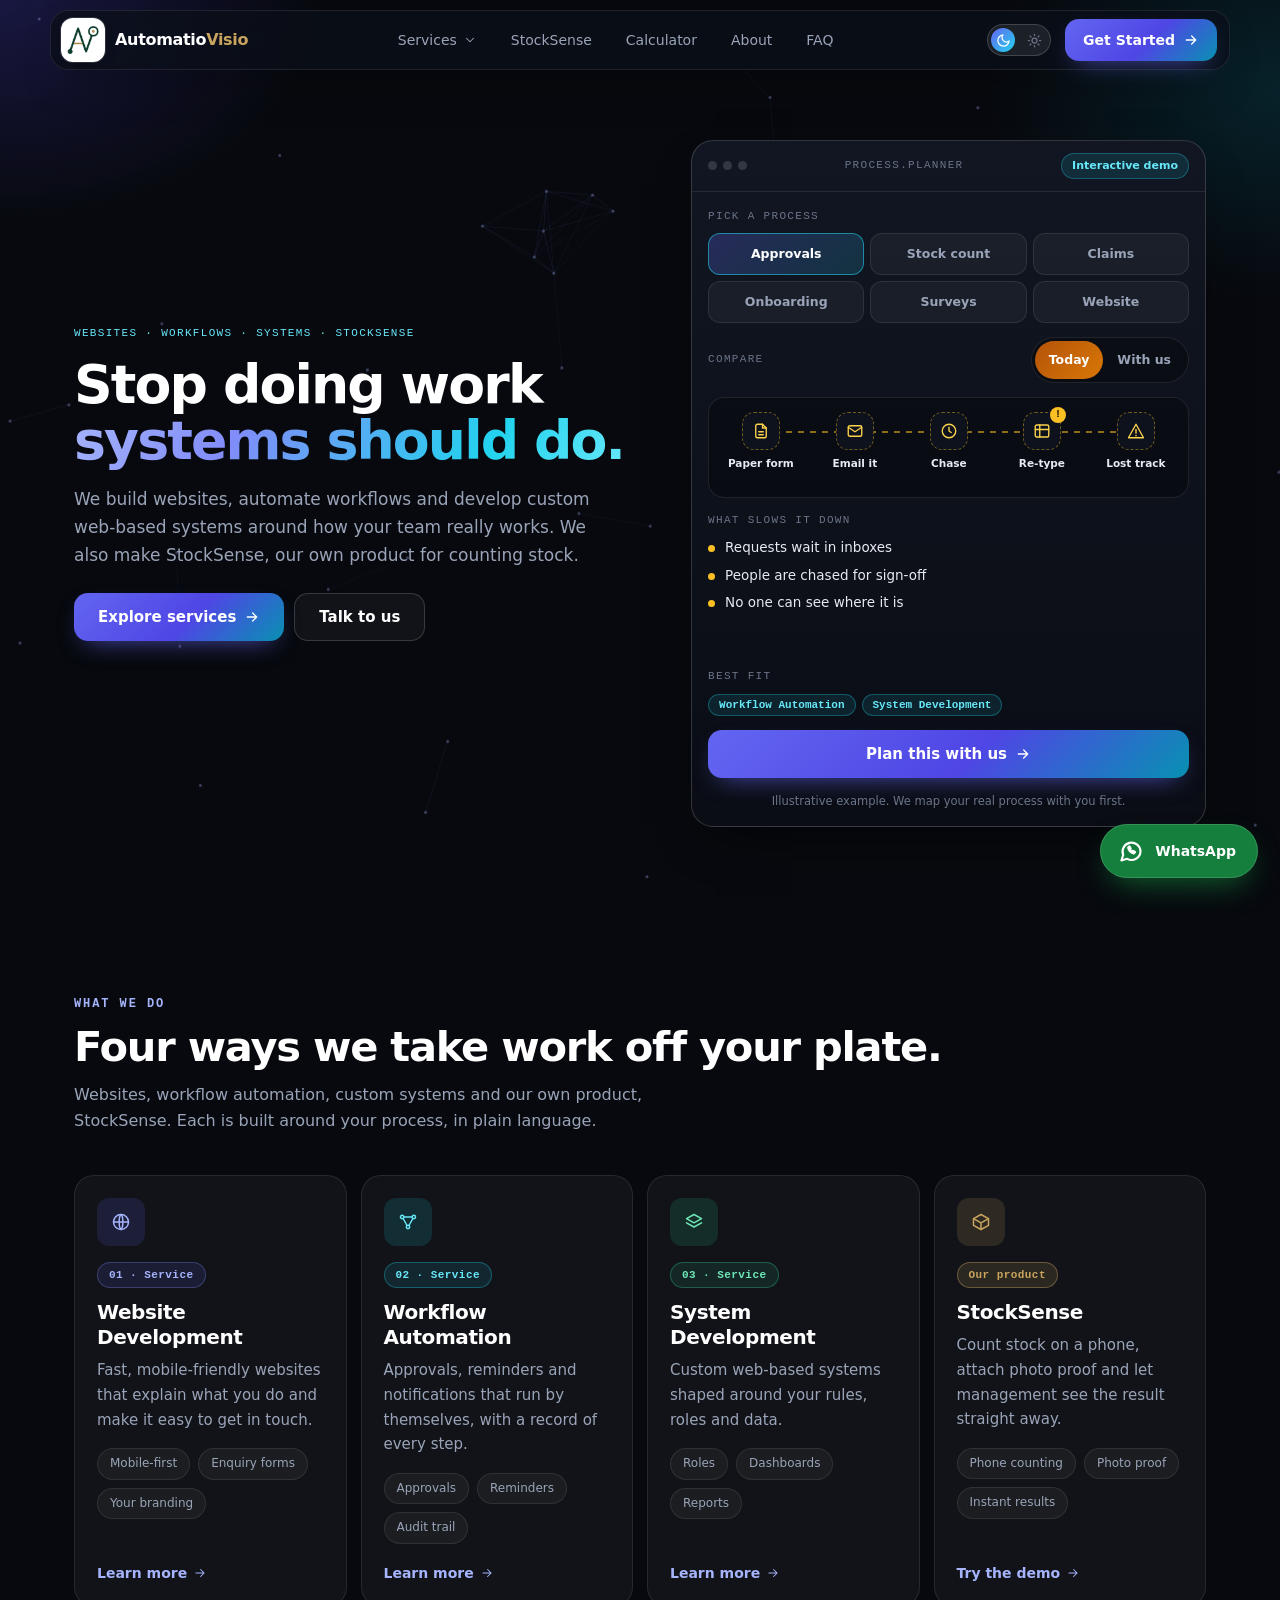
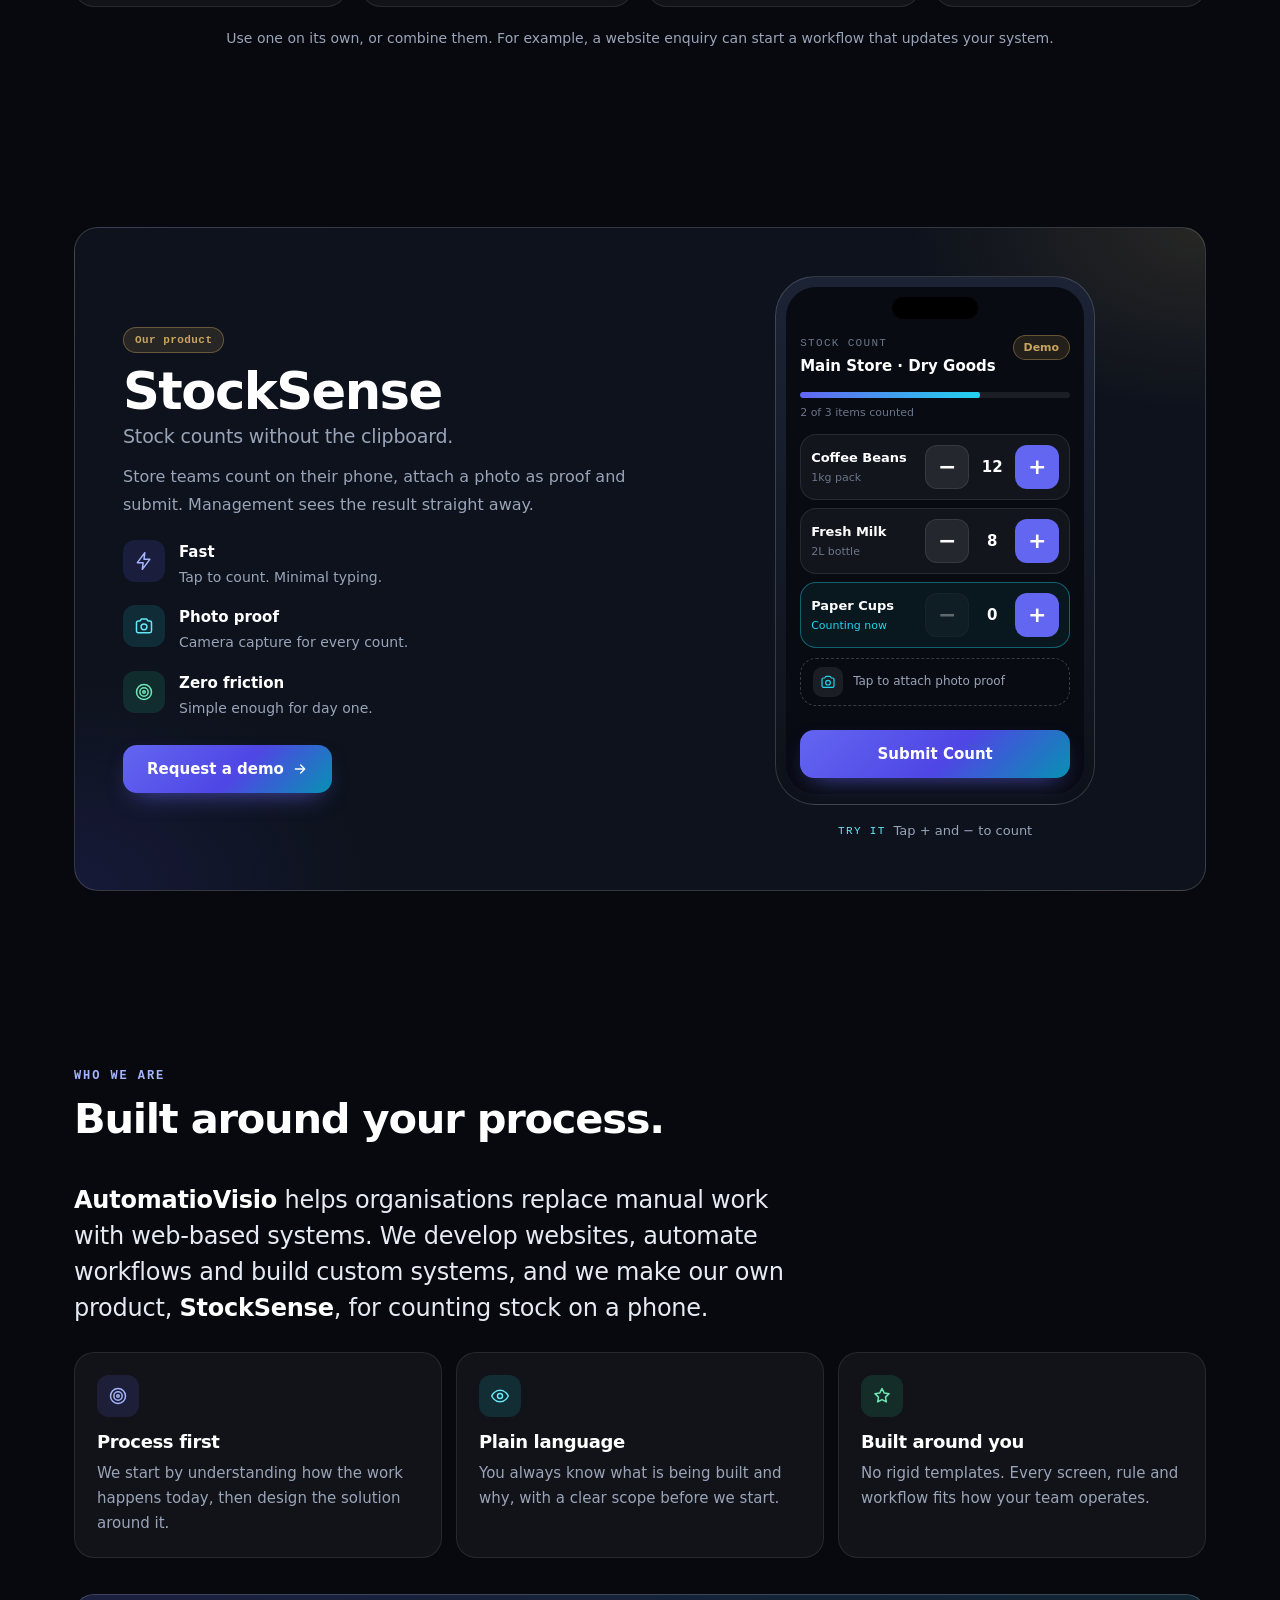
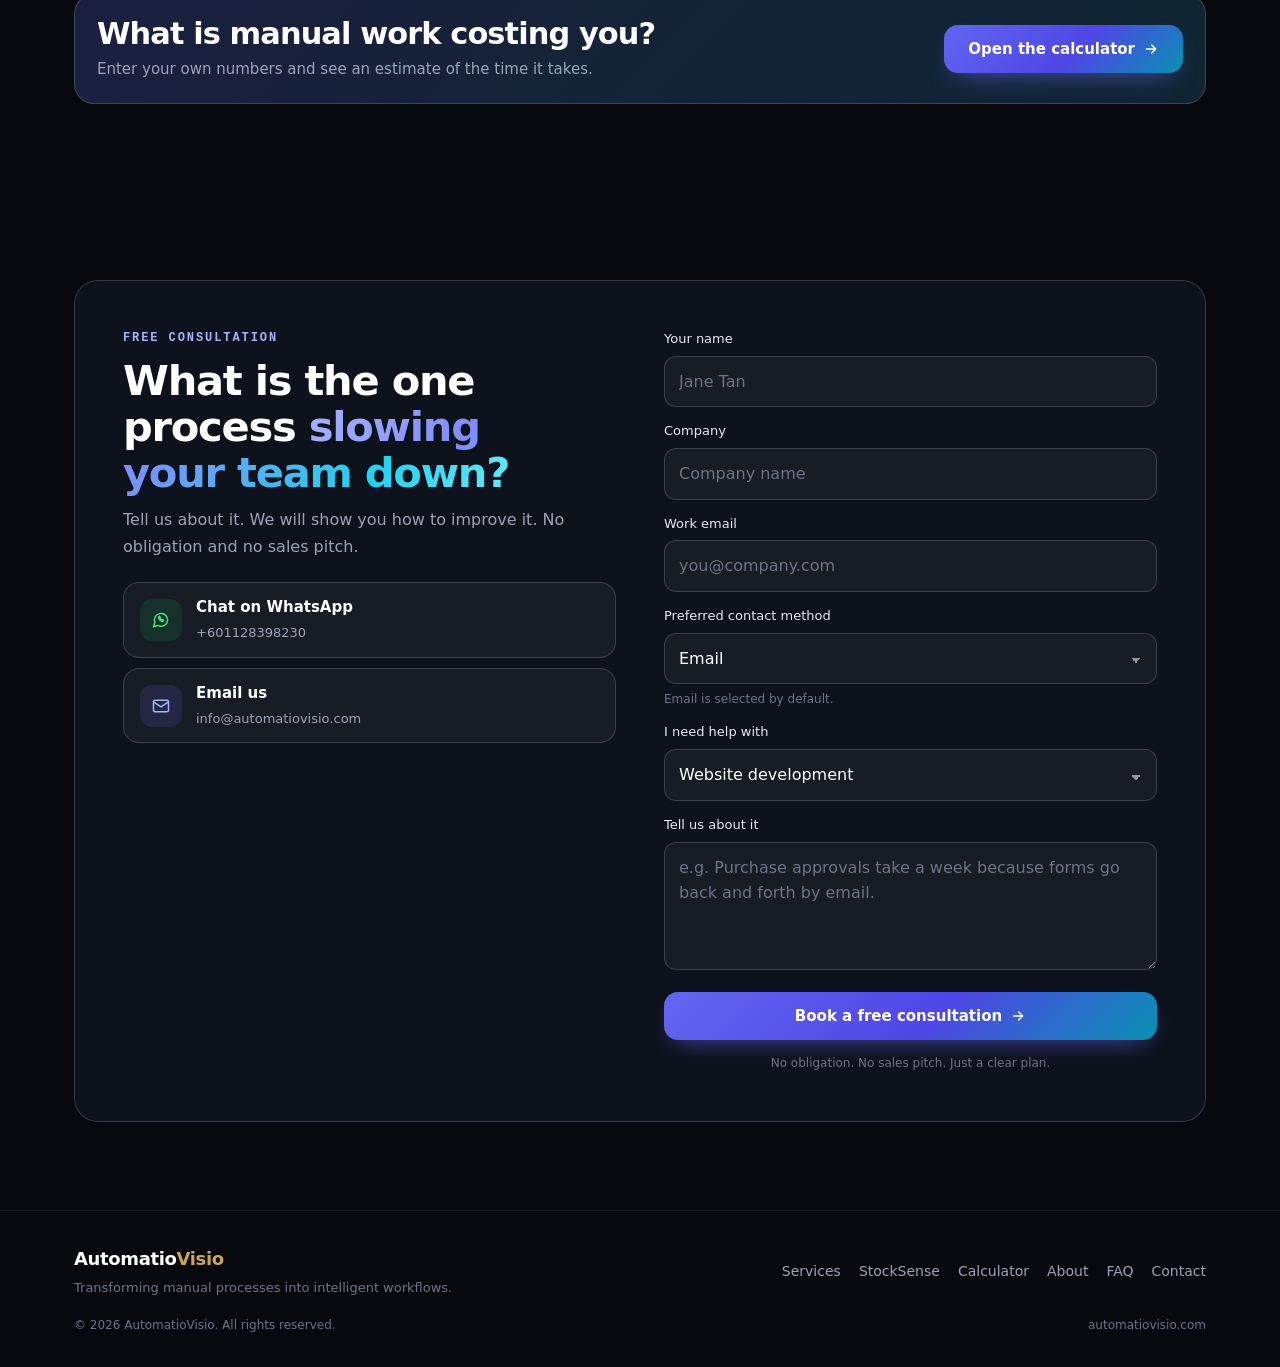
<file: index.html>
<!DOCTYPE html>
<html lang="en">
<head>
  <meta charset="UTF-8">
  <meta name="viewport" content="width=device-width, initial-scale=1.0, viewport-fit=cover">
  <title>AutomatioVisio | Website Development, Workflow Automation &amp; System Development</title>
  <meta name="description" content="AutomatioVisio builds websites, automates workflows and develops custom web-based systems. We also make StockSense, our own product for counting stock on a phone.">
  <meta name="theme-color" content="#07090E">
  <meta property="og:type" content="website">
  <meta property="og:site_name" content="AutomatioVisio">
  <meta property="og:title" content="AutomatioVisio | Website Development, Workflow Automation &amp; System Development">
  <meta property="og:description" content="AutomatioVisio builds websites, automates workflows and develops custom web-based systems. We also make StockSense, our own product for counting stock on a phone.">
  <link rel="icon" href="data:image/svg+xml,%3Csvg%20xmlns%3D%27http%3A//www.w3.org/2000/svg%27%20viewBox%3D%270%200%2064%2064%27%3E%3Crect%20width%3D%2764%27%20height%3D%2764%27%20rx%3D%2714%27%20fill%3D%27%23083828%27/%3E%3Ctext%20x%3D%2732%27%20y%3D%2743%27%20font-family%3D%27Arial%2CHelvetica%2Csans-serif%27%20font-size%3D%2730%27%20font-weight%3D%27700%27%20fill%3D%27%23c9a45e%27%20text-anchor%3D%27middle%27%3EAV%3C/text%3E%3C/svg%3E">
  <script>try{if(localStorage.getItem("av-theme")==="light")document.documentElement.classList.add("light")}catch(e){}</script>
  <style>/* =========================================================
   AutomatioVisio — styles.css
   Mobile-first · system fonts · light on phones
   ========================================================= */

/* ---------- Night mode (default) ---------- */
:root {
  --bg: #07090e; --surface: #0d121c;
  --card: rgba(255, 255, 255, 0.045); --card-2: rgba(255, 255, 255, 0.08); --inset: rgba(0, 0, 0, 0.28);
  --ink: #ffffff; --text: #e6eaf2; --muted: #9aa4b8; --dim: #6b7589;
  --line: rgba(255, 255, 255, 0.09); --line-2: rgba(255, 255, 255, 0.16);
  --indigo: #6366f1; --indigo-2: #818cf8; --cyan: #22d3ee; --green: #34d399; --amber: #fbbf24; --red: #f87171;
  --c-indigo: #a5b4fc; --c-cyan: #67e8f9; --c-green: #6ee7b7; --c-amber: #fcd34d; --c-red: #fca5a5;
  --gold: #c9a45e; --wa: #15803d;
  --grad: linear-gradient(120deg, #a5b4fc 0%, #818cf8 30%, #22d3ee 75%, #67e8f9 100%);
  --grad-btn: linear-gradient(135deg, #6366f1 0%, #4f46e5 55%, #0891b2 100%);
  --nav: rgba(12, 16, 25, 0.96);
  --card-shadow: none; --shadow: 0 20px 50px -24px rgba(0, 0, 0, 0.8);
  --hero-a: rgba(79, 70, 229, 0.24); --hero-b: rgba(6, 182, 212, 0.14);
  --ease: cubic-bezier(0.2, 0.8, 0.2, 1); --radius: 20px;
  --font: system-ui, -apple-system, "Segoe UI", Roboto, "Helvetica Neue", Arial, sans-serif;
  --mono: ui-monospace, SFMono-Regular, Menlo, Consolas, monospace;
  color-scheme: dark;
}

/* ---------- Day mode ---------- */
html.light {
  --bg: #f3f5fb; --surface: #ffffff; --card: #ffffff; --card-2: #eef1f9; --inset: #eef1f9;
  --ink: #0a0f1f; --text: #1e293b; --muted: #4f5d75; --dim: #8a94a8;
  --line: rgba(15, 23, 42, 0.09); --line-2: rgba(15, 23, 42, 0.16);
  --c-indigo: #4f46e5; --c-cyan: #0e7490; --c-green: #047857; --c-amber: #b45309; --c-red: #b91c1c;
  --gold: #9a6f2a;
  --grad: linear-gradient(120deg, #4f46e5 0%, #6366f1 30%, #0891b2 75%, #06b6d4 100%);
  --nav: rgba(255, 255, 255, 0.96);
  --card-shadow: 0 12px 32px -22px rgba(30, 41, 99, 0.4); --shadow: 0 18px 44px -26px rgba(30, 41, 99, 0.4);
  --hero-a: rgba(99, 102, 241, 0.18); --hero-b: rgba(34, 211, 238, 0.2);
  color-scheme: light;
}

/* Dark "device" panels (planner, phone, result) stay dark in day mode */
.dk {
  --card: rgba(255, 255, 255, 0.045); --card-2: rgba(255, 255, 255, 0.08); --inset: rgba(0, 0, 0, 0.3);
  --ink: #ffffff; --text: #e6eaf2; --muted: #9aa4b8; --dim: #6b7589;
  --line: rgba(255, 255, 255, 0.09); --line-2: rgba(255, 255, 255, 0.16);
  --c-indigo: #a5b4fc; --c-cyan: #67e8f9; --c-green: #6ee7b7; --c-amber: #fcd34d; --c-red: #fca5a5;
  --grad: linear-gradient(120deg, #a5b4fc 0%, #818cf8 30%, #22d3ee 75%, #67e8f9 100%);
  color: var(--text); color-scheme: dark;
}

/* ---------- Base ---------- */
*, *::before, *::after { box-sizing: border-box; margin: 0; padding: 0; }
html { -webkit-text-size-adjust: 100%; }
body { font-family: var(--font); background: var(--bg); color: var(--text); line-height: 1.6; overflow-x: hidden; -webkit-font-smoothing: antialiased; }
a { color: inherit; text-decoration: none; -webkit-tap-highlight-color: transparent; }
button { font: inherit; color: inherit; background: none; border: 0; cursor: pointer; touch-action: manipulation; -webkit-tap-highlight-color: transparent; }
input, select, textarea { font: inherit; color: inherit; }
svg { display: block; width: 20px; height: 20px; flex-shrink: 0; fill: none; stroke: currentColor; stroke-width: 1.8; stroke-linecap: round; stroke-linejoin: round; }
.btn .i, .to-top .i, .tt-moon .i, .tt-sun .i { stroke-width: 2; }
ul, ol { list-style: none; }
:focus-visible { outline: 2px solid var(--cyan); outline-offset: 3px; border-radius: 8px; }
::selection { background: rgba(99, 102, 241, 0.5); color: #fff; }

.skip { position: fixed; left: 12px; top: -64px; z-index: 200; padding: 10px 16px; border-radius: 10px; background: var(--ink); color: var(--bg); font-weight: 600; transition: top 0.2s; }
.skip:focus { top: 12px; }
.progress { position: fixed; top: 0; left: 0; right: 0; height: 3px; z-index: 90; background: linear-gradient(90deg, var(--indigo-2), var(--cyan)); transform: scaleX(0); transform-origin: left; pointer-events: none; }

.container { width: 100%; max-width: 1180px; margin: 0 auto; padding: 0 18px; }
.container.narrow { max-width: 820px; }
.grad { background: var(--grad); -webkit-background-clip: text; background-clip: text; color: transparent; }
.mono-label { font-family: var(--mono); font-size: 11px; letter-spacing: 0.12em; text-transform: uppercase; color: var(--dim); }

/* ---------- Sections ---------- */
.section { padding: 60px 0; scroll-margin-top: 16px; }
.sec-head { margin-bottom: 28px; }
.eyebrow { font-family: var(--mono); font-size: 12px; font-weight: 600; letter-spacing: 0.16em; text-transform: uppercase; color: var(--c-indigo); }
h1, h2, h3 { color: var(--ink); text-wrap: balance; }
h2 { margin-top: 10px; font-size: clamp(1.75rem, 6.6vw, 2.6rem); font-weight: 800; line-height: 1.1; letter-spacing: -0.03em; }
.sub { margin-top: 12px; font-size: 16px; line-height: 1.65; color: var(--muted); max-width: 40rem; }

/* ---------- Buttons ---------- */
.btn { display: inline-flex; align-items: center; justify-content: center; gap: 8px; min-height: 48px; padding: 0 24px; border-radius: 14px; font-size: 15px; font-weight: 600; color: #fff; white-space: nowrap; transition: transform 0.15s, filter 0.2s; }
.btn .i { width: 16px; height: 16px; }
.btn:active { transform: scale(0.98); }
.btn:disabled { opacity: 0.7; cursor: wait; }
.btn-primary { background: var(--grad-btn); box-shadow: 0 10px 26px -12px rgba(99, 102, 241, 0.8); }
.btn-ghost { color: var(--ink); background: var(--card); border: 1px solid var(--line-2); box-shadow: var(--card-shadow); }
.btn-wa { background: var(--wa); box-shadow: 0 10px 26px -14px rgba(21, 128, 61, 0.9); }
.btn-wa .i { width: 18px; height: 18px; }
.btn.sm { min-height: 42px; padding: 0 18px; font-size: 14px; }
.btn.block { width: 100%; }

/* ---------- Chips, tags, pills ---------- */
.chip { display: inline-flex; align-items: center; padding: 3px 10px; border-radius: 999px; font-size: 11px; font-weight: 600; white-space: nowrap; border: 1px solid transparent; }
.chip-cyan { background: rgba(34, 211, 238, 0.12); color: var(--c-cyan); border-color: rgba(34, 211, 238, 0.3); }
.chip-green { background: rgba(52, 211, 153, 0.12); color: var(--c-green); border-color: rgba(52, 211, 153, 0.3); }
.chip-red { background: rgba(248, 113, 113, 0.1); color: var(--c-red); border-color: rgba(248, 113, 113, 0.3); }
.chip-gold { background: rgba(201, 164, 94, 0.14); color: var(--gold); border-color: rgba(201, 164, 94, 0.4); }
.tag { display: inline-flex; align-self: flex-start; padding: 4px 11px; border-radius: 999px; font: 600 11px/1.5 var(--mono); letter-spacing: 0.04em; border: 1px solid transparent; }
.t-indigo { background: rgba(99, 102, 241, 0.13); color: var(--c-indigo); border-color: rgba(129, 140, 248, 0.3); }
.t-cyan { background: rgba(34, 211, 238, 0.11); color: var(--c-cyan); border-color: rgba(34, 211, 238, 0.32); }
.t-green { background: rgba(52, 211, 153, 0.11); color: var(--c-green); border-color: rgba(52, 211, 153, 0.32); }
.t-gold { background: rgba(201, 164, 94, 0.14); color: var(--gold); border-color: rgba(201, 164, 94, 0.4); }
.pills { display: flex; flex-wrap: wrap; gap: 8px; }
.pills span { padding: 5px 12px; border-radius: 999px; font-size: 12px; color: var(--muted); background: var(--card); border: 1px solid var(--line); }
.fi { width: 42px; height: 42px; flex-shrink: 0; display: grid; place-items: center; border-radius: 12px; }
.fi.i { background: rgba(99, 102, 241, 0.15); color: var(--c-indigo); }
.fi.c { background: rgba(34, 211, 238, 0.13); color: var(--c-cyan); }
.fi.g { background: rgba(52, 211, 153, 0.13); color: var(--c-green); }
.fi.a { background: rgba(201, 164, 94, 0.16); color: var(--gold); }

/* ---------- Header / navigation ---------- */
/* The header never catches touches itself: only the bar and an OPEN menu do. */
.header { position: fixed; top: 0; left: 0; right: 0; z-index: 50; padding: 10px 10px 0; pointer-events: none; }
.nav { pointer-events: auto; display: flex; align-items: center; gap: 8px; height: 60px; max-width: 1180px; margin: 0 auto; padding: 0 8px 0 9px; border-radius: 18px; background: var(--nav); border: 1px solid var(--line); box-shadow: var(--shadow); }

.brand { display: inline-flex; align-items: center; gap: 10px; min-height: 44px; min-width: 0; margin-right: auto; border-radius: 12px; }
.brand-mark { display: block; width: 42px; height: 42px; flex-shrink: 0; border-radius: 12px; background: #fff url("[data-uri]") center / cover no-repeat; box-shadow: 0 0 0 1px rgba(255, 255, 255, 0.14), 0 8px 18px -10px rgba(0, 0, 0, 0.7); }
html.light .brand-mark { box-shadow: 0 0 0 1px rgba(15, 23, 42, 0.14), 0 8px 18px -10px rgba(30, 41, 99, 0.35); }
.brand-name { font-weight: 700; font-size: 16px; letter-spacing: -0.02em; color: var(--ink); white-space: nowrap; }
.brand-name span { color: var(--gold); }

.nav-links, .nav-cta { display: none; }
.nav-actions { display: flex; align-items: center; gap: 8px; flex-shrink: 0; }

.menu-btn { width: 44px; height: 44px; border-radius: 12px; border: 1px solid var(--line-2); background: var(--card); display: flex; flex-direction: column; align-items: center; justify-content: center; gap: 4px; }
.menu-btn i { display: block; width: 18px; height: 2px; border-radius: 2px; background: var(--ink); transition: transform 0.25s, opacity 0.25s; }
.menu-btn.open i:nth-child(1) { transform: translateY(6px) rotate(45deg); }
.menu-btn.open i:nth-child(2) { opacity: 0; }
.menu-btn.open i:nth-child(3) { transform: translateY(-6px) rotate(-45deg); }

.menu { pointer-events: none; visibility: hidden; opacity: 0; transform: translateY(-6px); transition: opacity 0.18s, transform 0.18s, visibility 0s 0.18s; display: grid; gap: 2px; max-width: 1180px; margin: 8px auto 0; padding: 8px; max-height: calc(100vh - 92px); max-height: calc(100dvh - 92px); overflow-y: auto; overscroll-behavior: contain; border-radius: 18px; background: var(--surface); border: 1px solid var(--line); box-shadow: var(--shadow); }
.menu.open { pointer-events: auto; visibility: visible; opacity: 1; transform: none; transition-delay: 0s; }
.m-group { padding: 10px 14px 4px; font: 600 11px var(--mono); letter-spacing: 0.14em; text-transform: uppercase; color: var(--dim); }
.m-link { display: flex; align-items: center; gap: 12px; min-height: 48px; padding: 0 14px; border-radius: 12px; font-size: 15px; font-weight: 500; color: var(--text); }
.m-link:active { background: var(--card-2); }
.m-link .fi { width: 32px; height: 32px; border-radius: 9px; }
.m-link .fi .i { width: 17px; height: 17px; }
.menu .btn { margin-top: 6px; }

/* Day / night switch: compact icon button on phones */
.theme-toggle { position: relative; width: 44px; height: 44px; border-radius: 12px; border: 1px solid var(--line-2); background: var(--card); display: grid; place-items: center; }
.tt-track { position: relative; display: grid; place-items: center; width: 20px; height: 20px; }
.tt-moon, .tt-sun { grid-area: 1 / 1; display: grid; place-items: center; transition: opacity 0.2s, transform 0.3s var(--ease); }
.tt-moon .i, .tt-sun .i { width: 20px; height: 20px; }
.tt-moon { color: var(--c-indigo); }
.tt-sun { color: #f59e0b; opacity: 0; transform: rotate(-60deg) scale(0.6); }
html.light .tt-moon { opacity: 0; transform: rotate(60deg) scale(0.6); }
html.light .tt-sun { opacity: 1; transform: none; }
.tt-knob { display: none; }

/* ---------- Hero ---------- */
.hero { position: relative; padding: 100px 0 44px; background: radial-gradient(460px 320px at 0 0, var(--hero-a), transparent 70%), radial-gradient(420px 300px at 100% 10%, var(--hero-b), transparent 70%); }
.hero-canvas { display: none; }
.hero-grid { position: relative; display: grid; gap: 30px; }
.hero-kicker { margin-bottom: 14px; color: var(--c-cyan); }
.hero-copy { container-type: inline-size; }
.hero-title { font-size: clamp(1.75rem, 8vw, 3.5rem); font-size: min(3.5rem, calc(100cqw / 10.6)); font-weight: 800; line-height: 1.05; letter-spacing: -0.035em; }
.lead { margin-top: 16px; max-width: 34rem; font-size: 17px; line-height: 1.65; color: var(--muted); }
.cta-row { margin-top: 24px; display: grid; gap: 10px; }

/* ---------- Process Planner ---------- */
.planner { min-width: 0; border-radius: 22px; overflow: hidden; background: linear-gradient(180deg, #111622, #0a0d14); border: 1px solid var(--line-2); box-shadow: var(--shadow); }
.c-bar { display: flex; align-items: center; justify-content: space-between; gap: 8px; padding: 12px 16px; border-bottom: 1px solid var(--line); }
.dots { display: flex; gap: 6px; }
.dots i { width: 9px; height: 9px; border-radius: 50%; background: rgba(255, 255, 255, 0.14); }
.pl-body { padding: 16px; display: grid; gap: 14px; }
.pl-chips { display: grid; grid-template-columns: repeat(3, minmax(0, 1fr)); gap: 6px; margin-top: 8px; }
.pl-chip { min-height: 42px; padding: 0 4px; border-radius: 12px; font-size: 12.5px; font-weight: 600; color: var(--muted); background: var(--card); border: 1px solid var(--line); transition: border-color 0.2s, background 0.2s, color 0.2s; }
.pl-chip.on { color: var(--ink); border-color: rgba(34, 211, 238, 0.55); background: linear-gradient(135deg, rgba(99, 102, 241, 0.28), rgba(34, 211, 238, 0.16)); }
.pl-top { display: flex; align-items: center; justify-content: space-between; gap: 10px; flex-wrap: wrap; }
.seg { display: inline-flex; padding: 3px; border-radius: 999px; background: var(--inset); border: 1px solid var(--line); }
.seg-btn { min-height: 38px; padding: 0 14px; border-radius: 999px; font-size: 12.5px; font-weight: 600; color: var(--muted); transition: background 0.2s, color 0.2s; }
.seg-btn.on { color: #fff; background: var(--grad-btn); }
.planner[data-mode="manual"] .seg-btn.on { background: linear-gradient(135deg, #b45309, #d97706); }
.pl-list { display: grid; gap: 8px; min-height: 116px; align-content: start; margin-top: 8px; }
.pl-list li { display: flex; gap: 10px; font-size: 13.5px; line-height: 1.45; color: var(--text); }
.pl-list li::before { content: ""; flex-shrink: 0; width: 7px; height: 7px; margin-top: 7px; border-radius: 50%; background: var(--cyan); }
.planner[data-mode="manual"] .pl-list li::before { background: var(--amber); }
.pl-fitrow { display: grid; gap: 8px; }
.pl-fit { display: flex; flex-wrap: wrap; gap: 6px; }
.fit { padding: 4px 10px; border-radius: 999px; font: 600 11px var(--mono); color: var(--c-cyan); background: rgba(34, 211, 238, 0.1); border: 1px solid rgba(34, 211, 238, 0.3); }
.pl-note { text-align: center; font-size: 11.5px; color: var(--dim); }

/* ---------- Workflow flow (planner + services page) ---------- */
.flow { container-type: inline-size; position: relative; margin: 16px 0 4px; padding: 14px 6px; display: grid; grid-template-columns: repeat(5, minmax(0, 1fr)); gap: 2px; border-radius: 16px; background: var(--inset); border: 1px solid var(--line); }
.flow::before { content: ""; position: absolute; left: calc(6px + 10cqw); right: calc(6px + 10cqw); top: 33px; height: 2px; background: linear-gradient(90deg, rgba(129, 140, 248, 0.45), rgba(34, 211, 238, 0.45)); }
.flow::after { content: ""; position: absolute; top: 29px; left: calc(6px + 10cqw - 5px); width: 10px; height: 10px; border-radius: 50%; background: var(--cyan); box-shadow: 0 0 10px 2px rgba(34, 211, 238, 0.55); opacity: 0; pointer-events: none; }
.f-node { position: relative; text-align: center; }
.f-node span { position: relative; display: grid; place-items: center; width: 38px; height: 38px; margin: 0 auto; border-radius: 12px; background: var(--surface); border: 1px solid var(--line-2); color: var(--c-indigo); }
.f-node .i { width: 18px; height: 18px; }
.f-node p { margin-top: 7px; font-size: 10.5px; font-weight: 600; line-height: 1.25; color: var(--text); }
.f-node:nth-child(4) span { color: var(--c-cyan); }
.f-node:nth-child(5) span { color: var(--c-green); }
.pl-flow { margin: 0; }
.pl-flow .f-node p { min-height: 2.5em; }
.pl-flow .f-node { animation: av-pop 0.4s var(--ease) both; animation-delay: calc(var(--i, 0) * 70ms); }
.flow.play[data-mode="auto"]::after { animation: av-dot 5s linear infinite; }
.flow.play[data-mode="auto"] .f-node span { animation: av-node 5s linear infinite; }
.flow.play[data-mode="auto"] .f-node:nth-child(1) span { animation-delay: 0.2s; }
.flow.play[data-mode="auto"] .f-node:nth-child(2) span { animation-delay: 1.1s; }
.flow.play[data-mode="auto"] .f-node:nth-child(3) span { animation-delay: 2s; }
.flow.play[data-mode="auto"] .f-node:nth-child(4) span { animation-delay: 2.9s; }
.flow.play[data-mode="auto"] .f-node:nth-child(5) span { animation-delay: 3.8s; }
/* "Today" view: dashed amber steps with a blinking warning */
.flow[data-mode="manual"]::before { background: repeating-linear-gradient(90deg, rgba(251, 191, 36, 0.55) 0 6px, transparent 6px 12px); }
.flow[data-mode="manual"] .f-node span { color: var(--c-amber); border-style: dashed; border-color: rgba(251, 191, 36, 0.42); }
.flow[data-mode="manual"] .f-node:nth-child(4) span::after { content: "!"; position: absolute; top: -6px; right: -6px; width: 16px; height: 16px; border-radius: 50%; background: var(--amber); color: #1a1200; font: 700 10px/16px var(--mono); text-align: center; }
.flow.play[data-mode="manual"] .f-node:nth-child(4) span::after { animation: av-blink 1.3s ease-in-out infinite; }
@keyframes av-pop { from { opacity: 0; transform: translateY(6px) scale(0.94); } to { opacity: 1; transform: none; } }
@keyframes av-dot { 0% { opacity: 0; transform: translateX(0); } 4% { opacity: 1; transform: translateX(0); } 76% { opacity: 1; transform: translateX(80cqw); } 82%, 100% { opacity: 0; transform: translateX(80cqw); } }
@keyframes av-node { 0%, 100% { border-color: var(--line-2); box-shadow: 0 0 0 0 rgba(34, 211, 238, 0); } 3%, 14% { border-color: var(--cyan); box-shadow: 0 0 0 4px rgba(34, 211, 238, 0.18); } 28% { border-color: var(--line-2); box-shadow: 0 0 0 0 rgba(34, 211, 238, 0); } }
@keyframes av-blink { 0%, 100% { opacity: 1; transform: scale(1); } 50% { opacity: 0.35; transform: scale(0.85); } }

/* ---------- Service cards ---------- */
.cards4 { display: grid; gap: 14px; }
.card { display: flex; flex-direction: column; padding: 22px; border-radius: var(--radius); background: var(--card); border: 1px solid var(--line); box-shadow: var(--card-shadow); }
.svc-card .fi { width: 48px; height: 48px; }
.svc-card .tag { margin-top: 16px; }
.card h3 { margin-top: 12px; font-size: 20px; font-weight: 700; line-height: 1.25; letter-spacing: -0.02em; }
.card > p { margin-top: 8px; font-size: 15px; line-height: 1.65; color: var(--muted); }
.card .pills { padding-top: 16px; }
.more { margin-top: auto; padding-top: 18px; display: inline-flex; align-items: center; gap: 6px; font-size: 14px; font-weight: 600; color: var(--c-indigo); }
.more .i { width: 14px; height: 14px; transition: transform 0.2s; }
.note-line { margin-top: 20px; text-align: center; font-size: 14px; line-height: 1.7; color: var(--muted); }

/* ---------- Featured product ---------- */
.spot { display: grid; gap: 26px; padding: 22px; border-radius: 24px; border: 1px solid var(--line-2); background: radial-gradient(420px 260px at 100% 0, rgba(201, 164, 94, 0.14), transparent 70%), radial-gradient(420px 300px at 0 100%, rgba(79, 70, 229, 0.14), transparent 70%), var(--surface); box-shadow: var(--card-shadow); }
.spot h2 { font-size: clamp(2.2rem, 9vw, 3.2rem); }
.tagline { margin-top: 4px; font-size: 19px; font-weight: 500; line-height: 1.35; color: var(--muted); letter-spacing: -0.01em; }
.spot-text { margin-top: 14px; font-size: 16px; line-height: 1.7; color: var(--muted); }
.features { margin-top: 22px; display: grid; gap: 16px; }
.features li { display: flex; gap: 14px; align-items: flex-start; }
.features b { display: block; font-size: 15px; color: var(--ink); }
.features span { font-size: 14px; color: var(--muted); }
.spot .btn { margin-top: 24px; }
.phone-wrap { display: flex; flex-direction: column; align-items: center; gap: 16px; min-width: 0; }
.phone { width: 100%; max-width: 320px; padding: 10px; border-radius: 40px; background: linear-gradient(180deg, #1c2335, #0d1119); border: 1px solid rgba(255, 255, 255, 0.16); position: relative; }
.notch { position: absolute; top: 20px; left: 50%; transform: translateX(-50%); width: 86px; height: 22px; border-radius: 999px; background: #000; z-index: 2; }
.screen { border-radius: 30px; background: #080b12; padding: 48px 14px 16px; }
.app-head { display: flex; align-items: flex-start; justify-content: space-between; }
.app-title { margin-top: 2px; font-size: 15px; font-weight: 700; color: var(--ink); }
.app-progress { margin-top: 14px; height: 6px; border-radius: 6px; background: var(--card-2); overflow: hidden; }
.app-progress i { display: block; height: 100%; border-radius: 6px; background: linear-gradient(90deg, var(--indigo), var(--cyan)); transform-origin: left; transform: scaleX(0.66); transition: transform 0.3s var(--ease); }
.app-progress-text { margin-top: 6px; font-size: 11px; color: var(--dim); }
.items { margin-top: 12px; display: grid; gap: 8px; }
.item { display: flex; align-items: center; justify-content: space-between; gap: 8px; padding: 10px; border-radius: 16px; background: var(--card); border: 1px solid var(--line); }
.item.active { border-color: rgba(34, 211, 238, 0.4); background: rgba(34, 211, 238, 0.06); }
.item-name { font-size: 13px; font-weight: 600; color: var(--ink); }
.item-unit { font-size: 11px; color: var(--dim); }
.item-unit.c { color: var(--cyan); }
.photo { width: 100%; margin-top: 10px; min-height: 48px; display: flex; align-items: center; gap: 10px; padding: 8px 12px; border-radius: 16px; border: 1px dashed rgba(255, 255, 255, 0.2); font-size: 12px; color: var(--muted); text-align: left; }
.photo.done { border-style: solid; border-color: rgba(52, 211, 153, 0.45); background: rgba(52, 211, 153, 0.07); color: #d1fae5; }
.photo-ic { display: grid; place-items: center; width: 30px; height: 30px; border-radius: 9px; background: var(--card-2); color: var(--cyan); flex-shrink: 0; }
.photo-ic .i { width: 16px; height: 16px; }
.photo em { margin-left: auto; font-style: normal; font-weight: 700; color: var(--green); }
.submit { width: 100%; margin-top: 10px; }
.submit.sent { background: linear-gradient(135deg, #059669, #0891b2); }
.try-hint { display: flex; align-items: center; gap: 8px; font-size: 13px; color: var(--muted); }
.try-hint .mono-label { color: var(--c-cyan); }

/* +/- stepper */
.stepper { display: inline-flex; align-items: center; gap: 4px; flex-shrink: 0; }
.st-btn { width: 44px; height: 44px; border-radius: 12px; display: grid; place-items: center; font-size: 22px; font-weight: 600; line-height: 1; color: var(--ink); background: var(--card-2); border: 1px solid var(--line); user-select: none; -webkit-user-select: none; -webkit-touch-callout: none; }
.st-btn.plus { background: var(--indigo); border-color: transparent; color: #fff; }
.st-btn:active { transform: scale(0.94); }
.st-btn.off { opacity: 0.35; }
.st-val { min-width: 38px; text-align: center; font-weight: 700; font-size: 15px; color: var(--ink); font-variant-numeric: tabular-nums; }

/* ---------- Who we are ---------- */
.statement { max-width: 46rem; font-size: clamp(1.15rem, 4vw, 1.5rem); line-height: 1.5; font-weight: 500; letter-spacing: -0.01em; color: var(--text); }
.statement b { color: var(--ink); }
.who { display: grid; gap: 14px; margin-top: 26px; }
.who .card h3 { margin-top: 14px; font-size: 18px; }

/* ---------- Call-to-action band ---------- */
.band { display: grid; gap: 16px; padding: 22px; border-radius: var(--radius); border: 1px solid var(--line-2); background: linear-gradient(135deg, rgba(99, 102, 241, 0.16), rgba(34, 211, 238, 0.1)), var(--surface); }
.band h2 { margin-top: 0; font-size: clamp(1.4rem, 5.4vw, 1.9rem); }
.band p { margin-top: 6px; font-size: 15px; color: var(--muted); }
.band-wrap { margin-top: 36px; }

/* ---------- Contact ---------- */
.contact { display: grid; gap: 24px; padding: 22px; border-radius: 24px; border: 1px solid var(--line-2); background: var(--surface); box-shadow: var(--card-shadow); }
.opts { margin-top: 22px; display: grid; gap: 10px; }
.opt { display: flex; align-items: center; gap: 14px; min-height: 64px; padding: 12px 16px; border-radius: 16px; background: var(--card); border: 1px solid var(--line-2); }
.opt b { display: block; font-size: 15px; color: var(--ink); }
.opt small { font-size: 13px; color: var(--muted); word-break: break-all; }
.opt-wa .fi { background: rgba(21, 128, 61, 0.2); color: #4ade80; }
html.light .opt-wa .fi { color: #15803d; }
.form { display: grid; gap: 14px; }
.input label { display: block; margin-bottom: 6px; font-size: 13px; font-weight: 500; color: var(--text); }
.input input, .input select, .input textarea { width: 100%; min-height: 48px; padding: 12px 14px; border-radius: 12px; font-size: 16px; color: var(--ink); background: var(--card); border: 1px solid var(--line-2); outline: none; }
.input select { appearance: none; -webkit-appearance: none; cursor: pointer; padding-right: 38px; background-image: linear-gradient(45deg, transparent 50%, #8c96a8 50%), linear-gradient(135deg, #8c96a8 50%, transparent 50%); background-position: calc(100% - 20px) 55%, calc(100% - 15px) 55%; background-size: 5px 5px; background-repeat: no-repeat; }
.input select option { background: var(--surface); color: var(--ink); }
.input textarea { min-height: 110px; resize: vertical; }
.input input::placeholder, .input textarea::placeholder { color: var(--dim); }
.input input:focus, .input select:focus, .input textarea:focus { border-color: rgba(129, 140, 248, 0.8); box-shadow: 0 0 0 4px rgba(99, 102, 241, 0.16); }
.input .invalid { border-color: rgba(248, 113, 113, 0.9); }
.form-error { font-size: 13px; color: var(--c-red); }
.form-error:empty { display: none; }
.form-note { text-align: center; font-size: 12px; color: var(--dim); }
.input-help { display: block; margin-top: 6px; font-size: 12px; line-height: 1.5; color: var(--dim); }
.input-optional { color: var(--dim); font-weight: 400; }
.conditional-field[hidden] { display: none; }

/* ---------- Inner pages ---------- */
.page-hero { padding: 108px 0 8px; }
.page-hero h1 { margin-top: 10px; font-size: clamp(2rem, 8vw, 3.1rem); font-weight: 800; line-height: 1.08; letter-spacing: -0.03em; }

/* Calculator */
.calc { display: grid; gap: 14px; }
.calc-inputs { padding: 8px 20px 20px; border-radius: var(--radius); background: var(--card); border: 1px solid var(--line); box-shadow: var(--card-shadow); }
.field { display: flex; flex-wrap: wrap; align-items: center; justify-content: space-between; gap: 8px 12px; padding: 14px 0; border-bottom: 1px solid var(--line); }
.field > div:first-child { flex: 1 1 150px; min-width: 0; }
.field b { display: block; font-size: 15px; font-weight: 600; color: var(--ink); }
.field small { font-size: 12px; color: var(--dim); }
.calc-bar { position: sticky; bottom: 12px; z-index: 5; margin-top: 16px; display: flex; align-items: center; justify-content: space-between; gap: 10px; padding: 12px 78px 12px 16px; border-radius: 14px; background: #0a0e16; border: 1px solid var(--line-2); box-shadow: 0 12px 30px -12px rgba(0, 0, 0, 0.6); }
.calc-bar .mono-label { font-size: 10px; white-space: nowrap; }
.calc-bar strong { font-size: 18px; color: var(--ink); font-variant-numeric: tabular-nums; white-space: nowrap; }
.calc-result { padding: 22px; border-radius: var(--radius); border: 1px solid var(--line-2); background: radial-gradient(120% 80% at 100% 0, rgba(34, 211, 238, 0.16), transparent 60%), radial-gradient(120% 80% at 0 100%, rgba(99, 102, 241, 0.24), transparent 60%), #0a0e16; }
.result-num { margin-top: 10px; font-size: clamp(2.2rem, 10vw, 3.4rem); font-weight: 800; line-height: 1.05; letter-spacing: -0.03em; font-variant-numeric: tabular-nums; }
.result-label { margin-top: 4px; font-size: 13px; color: var(--muted); }
.result-grid { margin-top: 20px; display: grid; grid-template-columns: 1fr 1fr; gap: 10px; }
.result-grid > div { padding: 14px; border-radius: 14px; background: var(--card); border: 1px solid var(--line); }
.result-grid > div:last-child { grid-column: span 2; }
.result-mid { font-size: 21px; font-weight: 700; color: var(--ink); font-variant-numeric: tabular-nums; line-height: 1.2; }
.calc-note { margin: 16px 0; font-size: 12px; line-height: 1.6; color: var(--dim); }

/* About */
.compare { display: grid; gap: 14px; }
.cmp { padding: 22px; border-radius: var(--radius); border: 1px solid var(--line); background: var(--card); box-shadow: var(--card-shadow); }
.cmp.bad { background: linear-gradient(180deg, rgba(248, 113, 113, 0.07), var(--card)); }
.cmp.good { border-color: rgba(52, 211, 153, 0.35); background: linear-gradient(180deg, rgba(52, 211, 153, 0.09), var(--card)); }
.cmp h3 { margin-top: 12px; font-size: 20px; }
.cmp ul { margin-top: 16px; display: grid; gap: 10px; }
.cmp li { display: flex; gap: 10px; align-items: flex-start; font-size: 15px; color: var(--text); }
.mark { width: 24px; height: 24px; flex-shrink: 0; display: grid; place-items: center; border-radius: 8px; font-size: 12px; font-weight: 700; }
.bad .mark { background: rgba(248, 113, 113, 0.14); color: var(--c-red); }
.good .mark { background: rgba(52, 211, 153, 0.16); color: var(--c-green); }
.steps { display: grid; gap: 12px; }
.step { display: flex; gap: 16px; padding: 18px; border-radius: var(--radius); background: var(--card); border: 1px solid var(--line); box-shadow: var(--card-shadow); }
.step-num { width: 44px; height: 44px; flex-shrink: 0; display: grid; place-items: center; border-radius: 14px; font: 600 14px var(--mono); color: var(--ink); background: var(--card-2); border: 1px solid var(--line-2); }
.step h3 { font-size: 17px; }
.step p { margin-top: 4px; font-size: 14.5px; color: var(--muted); }
.mini-offers { display: grid; gap: 10px; margin-top: 22px; }
.offer { display: flex; align-items: center; gap: 14px; padding: 14px 16px; border-radius: 16px; background: var(--card); border: 1px solid var(--line); box-shadow: var(--card-shadow); }
.offer b { display: block; font-size: 15px; color: var(--ink); }
.offer small { font-size: 13px; color: var(--muted); }

/* Services page */
.jumpbar { display: flex; flex-wrap: wrap; gap: 8px; margin-top: 22px; }
.jump { display: inline-flex; align-items: center; min-height: 40px; padding: 0 14px; border-radius: 999px; font-size: 13px; font-weight: 600; color: var(--muted); background: var(--card); border: 1px solid var(--line-2); }
.jump:active { background: var(--card-2); color: var(--ink); }
.svc { padding: 52px 0; border-top: 1px solid var(--line); scroll-margin-top: 36px; }
.svc-grid { display: grid; gap: 26px; }
.svc-head { display: flex; align-items: center; gap: 12px; }
.svc-head .fi { width: 48px; height: 48px; }
.svc h2 { margin-top: 14px; font-size: clamp(1.6rem, 6vw, 2.2rem); }
.svc-lead { margin-top: 12px; font-size: 16.5px; line-height: 1.7; color: var(--muted); }
.svc-cols { display: grid; gap: 12px; margin-top: 22px; }
.svc-col { padding: 18px; border-radius: 16px; background: var(--card); border: 1px solid var(--line); box-shadow: var(--card-shadow); }
.svc-col h3 { font: 600 12px var(--mono); letter-spacing: 0.12em; text-transform: uppercase; color: var(--c-indigo); }
.svc-col ul { margin-top: 12px; display: grid; gap: 9px; }
.svc-col li { display: flex; gap: 10px; font-size: 14.5px; line-height: 1.5; color: var(--text); }
.svc-col li::before { content: "✓"; flex-shrink: 0; color: var(--c-green); font-weight: 700; }
.svc-col p { margin-top: 10px; font-size: 14.5px; line-height: 1.6; color: var(--muted); }
.svc .cta-row { margin-top: 22px; }
.svc-vis { min-width: 0; }
.vis-label { margin-bottom: 10px; }
.browser, .sysmock { border-radius: 16px; overflow: hidden; background: var(--surface); border: 1px solid var(--line-2); box-shadow: var(--card-shadow); }
.br-bar { display: flex; align-items: center; gap: 6px; padding: 10px 12px; border-bottom: 1px solid var(--line); }
.br-bar i { width: 8px; height: 8px; border-radius: 50%; background: var(--line-2); }
.br-url { margin-left: 8px; flex: 1; height: 18px; border-radius: 9px; background: var(--inset); font: 10px/18px var(--mono); color: var(--dim); padding: 0 10px; overflow: hidden; white-space: nowrap; }
.br-body { padding: 14px; display: grid; gap: 10px; }
.sk { border-radius: 8px; background: var(--card-2); }
.sk.h { height: 78px; background: linear-gradient(135deg, rgba(99, 102, 241, 0.35), rgba(34, 211, 238, 0.2)); }
.sk.l { height: 10px; } .sk.l.s { width: 60%; }
.br-cards { display: grid; grid-template-columns: repeat(3, 1fr); gap: 8px; }
.br-cards .sk { height: 48px; }
.br-form { display: flex; gap: 8px; }
.br-form .sk { flex: 1; height: 32px; }
.br-btn { width: 84px; height: 32px; border-radius: 8px; background: var(--grad-btn); }
.sysmock { display: grid; grid-template-columns: 58px minmax(0, 1fr); }
.sys-side { padding: 12px 8px; display: grid; gap: 8px; align-content: start; background: var(--inset); border-right: 1px solid var(--line); }
.sys-side i { height: 28px; border-radius: 8px; background: var(--card-2); }
.sys-side i:first-child { background: rgba(99, 102, 241, 0.45); }
.sys-main { padding: 12px; min-width: 0; }
.mini-table { display: grid; gap: 8px; padding: 8px; border-radius: 14px; background: var(--inset); border: 1px solid var(--line); }
.mini-table div { display: flex; align-items: center; justify-content: space-between; gap: 8px; padding: 9px 12px; border-radius: 10px; background: var(--surface); font: 12px var(--mono); color: var(--text); }
.mini-table em { font: 600 11px var(--font); padding: 2px 9px; border-radius: 999px; font-style: normal; white-space: nowrap; }
.s-green { background: rgba(52, 211, 153, 0.15); color: var(--c-green); }
.s-amber { background: rgba(251, 191, 36, 0.15); color: var(--c-amber); }
.s-indigo { background: rgba(99, 102, 241, 0.16); color: var(--c-indigo); }
.stock-vis { padding: 16px; border-radius: 16px; background: var(--surface); border: 1px solid var(--line-2); box-shadow: var(--card-shadow); }
.stock-vis .app-progress { margin: 12px 0 14px; }
.stock-vis .item { background: var(--card); }
.stock-vis .qty { font: 700 14px var(--mono); color: var(--ink); }
.stock-vis .tick { color: var(--green); font-weight: 700; }

/* FAQ */
.faq { display: grid; gap: 10px; }
.faq details { border-radius: 16px; background: var(--card); border: 1px solid var(--line); box-shadow: var(--card-shadow); }
.faq summary { list-style: none; cursor: pointer; min-height: 56px; padding: 14px 18px; display: flex; align-items: center; justify-content: space-between; gap: 14px; font-size: 15.5px; font-weight: 600; color: var(--ink); }
.faq summary::-webkit-details-marker { display: none; }
.faq summary::after { content: "+"; flex-shrink: 0; width: 28px; height: 28px; display: grid; place-items: center; border-radius: 8px; font-size: 18px; font-weight: 400; color: var(--c-indigo); background: rgba(99, 102, 241, 0.12); }
.faq details[open] summary::after { content: "–"; }
.faq details p { padding: 0 18px 18px; font-size: 15px; line-height: 1.7; color: var(--muted); }
.faq-nav { display: flex; flex-wrap: wrap; gap: 8px; }
.faq-group { margin-top: 34px; scroll-margin-top: 84px; }
.faq-group h2 { margin: 0 0 14px; font-size: clamp(1.3rem, 5vw, 1.7rem); letter-spacing: -0.02em; }
.faq-group h2 span { color: var(--c-indigo); font: 600 12px var(--mono); letter-spacing: 0.12em; margin-right: 10px; }

/* Single-column grids may never grow wider than the screen */
.hero-grid, .cards4, .spot, .contact, .calc, .compare, .steps, .who, .band, .form, .items, .svc-grid, .svc-cols { grid-template-columns: minmax(0, 1fr); }

/* ---------- Footer ---------- */
.footer { padding: 34px 0 30px; border-top: 1px solid var(--line); }
.f-grid { display: grid; gap: 18px; grid-template-columns: minmax(0, 1fr); }
.f-brand { display: inline-block; font-weight: 700; font-size: 18px; letter-spacing: -0.02em; color: var(--ink); }
.f-brand span { color: var(--gold); }
.f-tag { margin-top: 4px; font-size: 13px; color: var(--dim); max-width: 26rem; }
.f-links { display: flex; flex-wrap: wrap; gap: 4px 18px; }
.f-links a { display: inline-flex; align-items: center; min-height: 40px; font-size: 14px; color: var(--muted); }
.f-bottom { margin-top: 18px; display: flex; flex-direction: column; gap: 4px; font-size: 12px; color: var(--dim); }

/* ---------- Floating buttons ---------- */
.wa-fab { position: fixed; right: 14px; bottom: calc(16px + env(safe-area-inset-bottom)); z-index: 45; display: inline-flex; align-items: center; justify-content: center; gap: 10px; height: 54px; min-width: 54px; border-radius: 999px; background: var(--wa); color: #fff; box-shadow: 0 14px 30px -10px rgba(21, 128, 61, 0.75), 0 0 0 1px rgba(255, 255, 255, 0.14) inset; transition: transform 0.15s, filter 0.2s; }
.wa-fab .i { width: 27px; height: 27px; stroke-width: 1.9; }
.wa-fab span { display: none; font-size: 14px; font-weight: 600; }
.wa-fab:active { transform: scale(0.96); }
.to-top { position: fixed; right: 14px; bottom: calc(80px + env(safe-area-inset-bottom)); z-index: 44; width: 46px; height: 46px; border-radius: 14px; display: grid; place-items: center; color: var(--ink); background: var(--surface); border: 1px solid var(--line-2); box-shadow: var(--shadow); opacity: 0; visibility: hidden; pointer-events: none; transition: opacity 0.2s, visibility 0s 0.2s; }
.to-top.show { opacity: 1; visibility: visible; pointer-events: auto; transition-delay: 0s; }
.toast { position: fixed; left: 50%; bottom: calc(18px + env(safe-area-inset-bottom)); z-index: 120; max-width: calc(100% - 32px); padding: 13px 18px; border-radius: 14px; font-size: 14px; font-weight: 500; text-align: center; color: var(--ink); background: var(--surface); border: 1px solid rgba(52, 211, 153, 0.5); box-shadow: var(--shadow); transform: translate(-50%, 16px); opacity: 0; visibility: hidden; pointer-events: none; transition: opacity 0.25s, transform 0.25s, visibility 0s 0.25s; }
.toast.show { opacity: 1; visibility: visible; transform: translate(-50%, 0); transition-delay: 0s; }

/* =========================================================
   Larger screens
   ========================================================= */
@media (min-width: 640px) {
  .container { padding: 0 24px; }
  .cta-row { display: flex; flex-wrap: wrap; }
  .cards4 { grid-template-columns: repeat(2, minmax(0, 1fr)); }
  .band { grid-template-columns: 1fr auto; align-items: center; }
  .f-bottom { flex-direction: row; justify-content: space-between; }
  .svc-cols { grid-template-columns: repeat(2, minmax(0, 1fr)); }
  .svc-cols .svc-col:last-child { grid-column: span 2; }
}

@media (min-width: 900px) {
  .section { padding: 88px 0; }
  .sec-head { margin-bottom: 40px; }
  .hero { padding: 140px 0 80px; }
  .hero-grid { grid-template-columns: minmax(0, 1.05fr) minmax(0, 0.95fr); gap: 48px; align-items: center; }
  .spot { grid-template-columns: minmax(0, 1.1fr) minmax(0, 0.9fr); gap: 48px; align-items: center; padding: 48px; }
  .contact { grid-template-columns: minmax(0, 1fr) minmax(0, 1fr); gap: 48px; padding: 48px; }
  .calc { grid-template-columns: minmax(0, 1.1fr) minmax(0, 0.9fr); gap: 18px; align-items: start; }
  .calc-inputs { padding: 12px 32px 28px; }
  .calc-bar { display: none; }
  .calc-result { padding: 36px; }
  .compare { grid-template-columns: repeat(2, minmax(0, 1fr)); }
  .steps { grid-template-columns: repeat(4, minmax(0, 1fr)); }
  .step { flex-direction: column; }
  .who { grid-template-columns: repeat(3, minmax(0, 1fr)); }
  .mini-offers { grid-template-columns: repeat(2, minmax(0, 1fr)); }
  .page-hero { padding: 140px 0 12px; }
  .f-grid { grid-template-columns: auto 1fr; align-items: center; gap: 40px; }
  .f-links { justify-content: flex-end; }
  .svc { padding: 72px 0; }
  .svc-grid { grid-template-columns: minmax(0, 1.1fr) minmax(0, 0.9fr); gap: 56px; align-items: start; }
  .svc.alt .svc-vis { order: -1; }
  .svc-vis { position: sticky; top: 100px; }
  .wa-fab { right: 22px; bottom: 22px; padding: 0 22px 0 18px; }
  .wa-fab span { display: inline; }
  .to-top { right: 22px; bottom: 90px; }
}

@media (min-width: 960px) {
  .nav { gap: 16px; padding: 0 12px 0 10px; }
  .brand { margin-right: 0; }
  .brand-mark { width: 44px; height: 44px; }
  .menu-btn, .menu { display: none; }
  .nav-cta { display: inline-flex; }
  .nav-actions { gap: 10px; }

  .nav-links { display: flex; align-items: center; position: relative; flex: 1; justify-content: center; gap: 2px; }
  .nav-pill { position: absolute; left: 0; top: 50%; height: 38px; width: 0; border-radius: 999px; background: var(--card-2); border: 1px solid var(--line-2); opacity: 0; transform: translate(0, -50%); transition: transform 0.3s var(--ease), width 0.3s var(--ease), opacity 0.2s; pointer-events: none; }
  .dd { position: relative; }
  .nav-link { position: relative; z-index: 1; display: inline-flex; align-items: center; gap: 6px; min-height: 40px; padding: 0 14px; border-radius: 999px; font-size: 14px; font-weight: 500; color: var(--muted); white-space: nowrap; transition: color 0.2s; }
  .nav-link .i { width: 14px; height: 14px; transition: transform 0.2s; }
  .nav-link:hover, .nav-link.on { color: var(--ink); }
  .dd.open .dd-btn .i { transform: rotate(180deg); }
  .dd-panel { position: absolute; top: calc(100% + 14px); left: -24px; width: min(580px, calc(100vw - 40px)); padding: 10px; border-radius: 20px; background: var(--surface); border: 1px solid var(--line-2); box-shadow: var(--shadow); opacity: 0; visibility: hidden; transform: translateY(-6px); pointer-events: none; transition: opacity 0.16s, transform 0.16s, visibility 0s 0.16s; z-index: 5; }
  .dd-panel::before { content: ""; position: absolute; left: 0; right: 0; top: -16px; height: 16px; }
  .dd.open .dd-panel { opacity: 1; visibility: visible; transform: none; pointer-events: auto; transition-delay: 0s; }
  .dd-grid { display: grid; grid-template-columns: 1fr 1fr; gap: 4px; }
  .dd-item { display: flex; gap: 12px; align-items: flex-start; padding: 12px; border-radius: 14px; }
  .dd-item:hover, .dd-item:focus-visible { background: var(--card-2); }
  .dd-item b { display: block; font-size: 14px; line-height: 1.3; color: var(--ink); }
  .dd-item small { display: block; margin-top: 2px; font-size: 12.5px; line-height: 1.45; color: var(--muted); }
  .dd-all { display: flex; align-items: center; justify-content: space-between; margin-top: 6px; padding: 12px 14px; border-radius: 14px; font-size: 13.5px; font-weight: 600; color: var(--c-indigo); background: rgba(99, 102, 241, 0.08); }
  .dd-all .i { width: 14px; height: 14px; }

  /* Day / night switch: sliding pill on desktop */
  .theme-toggle { width: auto; height: auto; padding: 4px; border: 0; border-radius: 999px; background: none; }
  .tt-track { display: flex; align-items: center; justify-content: space-between; width: 64px; height: 32px; padding: 0 8px; border-radius: 999px; background: var(--card-2); border: 1px solid var(--line-2); }
  .tt-moon, .tt-sun { grid-area: auto; opacity: 1 !important; transform: none !important; position: relative; z-index: 2; }
  .tt-moon .i, .tt-sun .i { width: 15px; height: 15px; }
  .tt-moon { color: var(--ink); } .tt-sun { color: var(--dim); }
  html.light .tt-moon { color: var(--dim); } html.light .tt-sun { color: #fff; }
  .tt-knob { display: block; position: absolute; top: 3px; left: 3px; z-index: 1; width: 24px; height: 24px; border-radius: 50%; background: linear-gradient(135deg, #6366f1, #22d3ee); transition: transform 0.35s var(--ease), background 0.35s; }
  html.light .tt-knob { transform: translateX(32px); background: linear-gradient(135deg, #f59e0b, #fbbf24); }
}

@media (min-width: 1100px) {
  .cards4 { grid-template-columns: repeat(4, minmax(0, 1fr)); }
  .nav-link { padding: 0 16px; }
}

/* Desktop with a mouse only: extra polish lives here, never on phones */
@media (hover: hover) and (pointer: fine) {
  .card, .step, .offer { transition: transform 0.3s var(--ease), border-color 0.3s; }
  .card:hover, .step:hover { transform: translateY(-4px); border-color: rgba(129, 140, 248, 0.4); }
  .svc-card:hover .more .i { transform: translateX(4px); }
  .btn-primary:hover, .btn-wa:hover, .wa-fab:hover { filter: brightness(1.1); transform: translateY(-1px); }
  .btn-ghost:hover { border-color: rgba(129, 140, 248, 0.55); }
  .jump:hover, .opt:hover { border-color: rgba(129, 140, 248, 0.55); color: var(--ink); }
  .pl-chip:hover:not(.on) { border-color: var(--line-2); color: var(--ink); }
  .st-btn:hover { filter: brightness(1.15); }
  .js .reveal { opacity: 0; transform: translateY(18px); transition: opacity 0.6s var(--ease), transform 0.6s var(--ease); }
  .js .reveal.in { opacity: 1; transform: none; }
}

@media (min-width: 1024px) and (hover: hover) and (pointer: fine) {
  .hero { overflow: hidden; }
  .hero-canvas { display: block; position: absolute; inset: 0; width: 100%; height: 100%; opacity: 0.6; }
}
@media (min-width: 960px) and (hover: hover) and (pointer: fine) {
  .nav { background: rgba(12, 16, 25, 0.74); -webkit-backdrop-filter: blur(14px); backdrop-filter: blur(14px); }
  html.light .nav { background: rgba(255, 255, 255, 0.78); }
}

@media (max-width: 520px) {
  .pl-fit { min-height: 60px; align-content: flex-start; }
}
@media (max-width: 420px) {
  .c-bar .mono-label { display: none; }
  .pl-list { min-height: 138px; }
}

@media (max-width: 380px) {
  .brand-mark { width: 38px; height: 38px; }
  .brand-name { font-size: 15px; }
  .pl-chip { font-size: 12px; }
  .f-node p { font-size: 10px; }
}

html.theme-fade, html.theme-fade *, html.theme-fade *::before, html.theme-fade *::after { transition: background-color .35s ease, color .35s ease, border-color .35s ease, fill .35s ease, box-shadow .35s ease !important; }

@media (prefers-reduced-motion: reduce) {
  *, *::before, *::after { animation: none !important; transition: none !important; }
  .js .reveal { opacity: 1 !important; transform: none !important; }
}
</style>
  <script type="application/ld+json">{"@context":"https://schema.org","@type":"Organization","name":"AutomatioVisio","url":"https://automatiovisio.github.io/","description":"Website development, workflow automation, system development and StockSense, our own stock counting product.","email":"info@automatiovisio.com"}</script>
</head>
<body data-page="home">
  <svg aria-hidden="true" focusable="false" style="position:absolute;width:0;height:0;overflow:hidden"><defs><symbol id="i-arrow" viewBox="0 0 24 24"><path d="M5 12h14M13 6l6 6-6 6"/></symbol><symbol id="i-up" viewBox="0 0 24 24"><path d="M6 15l6-6 6 6"/></symbol><symbol id="i-moon" viewBox="0 0 24 24"><path d="M21 12.8A9 9 0 1 1 11.2 3a7 7 0 0 0 9.8 9.8z"/></symbol><symbol id="i-sun" viewBox="0 0 24 24"><circle cx="12" cy="12" r="4"/><path d="M12 2v2M12 20v2M4.9 4.9l1.4 1.4M17.7 17.7l1.4 1.4M2 12h2M20 12h2M4.9 19.1l1.4-1.4M17.7 6.3l1.4-1.4"/></symbol><symbol id="i-chev" viewBox="0 0 24 24"><path d="M6 9l6 6 6-6"/></symbol><symbol id="i-globe" viewBox="0 0 24 24"><circle cx="12" cy="12" r="9"/><path d="M3 12h18M12 3c3 3 3 15 0 18M12 3c-3 3-3 15 0 18"/></symbol><symbol id="i-flow" viewBox="0 0 24 24"><circle cx="5" cy="6" r="2"/><circle cx="19" cy="6" r="2"/><circle cx="12" cy="18" r="2"/><path d="M7 6h10M6.2 7.8l4.6 8.4M17.8 7.8l-4.6 8.4"/></symbol><symbol id="i-layers" viewBox="0 0 24 24"><path d="M12 3l9 5-9 5-9-5z"/><path d="M3 13l9 5 9-5"/></symbol><symbol id="i-box" viewBox="0 0 24 24"><path d="M21 8l-9-5-9 5v8l9 5 9-5z"/><path d="M3 8l9 5 9-5M12 13v8"/></symbol><symbol id="i-upload" viewBox="0 0 24 24"><path d="M12 15V3m0 0L7 8m5-5 5 5"/><path d="M4 15v4a2 2 0 0 0 2 2h12a2 2 0 0 0 2-2v-4"/></symbol><symbol id="i-check" viewBox="0 0 24 24"><path d="M14 3H7a2 2 0 0 0-2 2v14a2 2 0 0 0 2 2h10a2 2 0 0 0 2-2V8z"/><path d="M14 3v5h5M9 14l2 2 4-4"/></symbol><symbol id="i-ok" viewBox="0 0 24 24"><circle cx="12" cy="12" r="9"/><path d="M8 12.5l3 3 5-6"/></symbol><symbol id="i-sync" viewBox="0 0 24 24"><path d="M4 4v6h6M20 20v-6h-6"/><path d="M20 10a8 8 0 0 0-14.3-4M4 14a8 8 0 0 0 14.3 4"/></symbol><symbol id="i-bell" viewBox="0 0 24 24"><path d="M6 8a6 6 0 0 1 12 0c0 7 3 9 3 9H3s3-2 3-9"/><path d="M10.3 21a1.94 1.94 0 0 0 3.4 0"/></symbol><symbol id="i-phone" viewBox="0 0 24 24"><rect x="6" y="2.5" width="12" height="19" rx="2.5"/><path d="M11 18h2"/></symbol><symbol id="i-camera" viewBox="0 0 24 24"><path d="M3 8a2 2 0 0 1 2-2h2l2-2.5h6L17 6h2a2 2 0 0 1 2 2v10a2 2 0 0 1-2 2H5a2 2 0 0 1-2-2z"/><circle cx="12" cy="13" r="3.5"/></symbol><symbol id="i-doc" viewBox="0 0 24 24"><path d="M14 3H7a2 2 0 0 0-2 2v14a2 2 0 0 0 2 2h10a2 2 0 0 0 2-2V8z"/><path d="M14 3v5h5M9 13h6M9 17h6"/></symbol><symbol id="i-mail" viewBox="0 0 24 24"><rect x="3" y="5" width="18" height="14" rx="2"/><path d="M3 7l9 6 9-6"/></symbol><symbol id="i-clock" viewBox="0 0 24 24"><circle cx="12" cy="12" r="9"/><path d="M12 7v5l3 2"/></symbol><symbol id="i-alert" viewBox="0 0 24 24"><path d="M12 3l10 18H2z"/><path d="M12 10v5M12 18v.5"/></symbol><symbol id="i-grid" viewBox="0 0 24 24"><rect x="3" y="4" width="18" height="16" rx="2"/><path d="M3 10h18M9 4v16"/></symbol><symbol id="i-chart" viewBox="0 0 24 24"><path d="M3 20h18"/><path d="M6 16v-4M11 16V8M16 16V5"/></symbol><symbol id="i-user" viewBox="0 0 24 24"><circle cx="12" cy="8" r="4"/><path d="M4 21c0-4 4-6 8-6s8 2 8 6"/></symbol><symbol id="i-list" viewBox="0 0 24 24"><path d="M9 6h12M9 12h12M9 18h12"/><path d="M4 6h.01M4 12h.01M4 18h.01"/></symbol><symbol id="i-send" viewBox="0 0 24 24"><path d="M22 2L11 13"/><path d="M22 2l-7 20-4-9-9-4z"/></symbol><symbol id="i-zap" viewBox="0 0 24 24"><path d="M13 2 4 14h7l-1 8 9-12h-7z"/></symbol><symbol id="i-target" viewBox="0 0 24 24"><circle cx="12" cy="12" r="9"/><circle cx="12" cy="12" r="5"/><circle cx="12" cy="12" r="1.5"/></symbol><symbol id="i-eye" viewBox="0 0 24 24"><path d="M2 12s3.6-7 10-7 10 7 10 7-3.6 7-10 7S2 12 2 12z"/><circle cx="12" cy="12" r="3"/></symbol><symbol id="i-star" viewBox="0 0 24 24"><path d="M12 3l2.6 5.3 5.9.9-4.3 4.1 1 5.8L12 16.4l-5.2 2.7 1-5.8-4.3-4.1 5.9-.9z"/></symbol><symbol id="i-wa" viewBox="0 0 24 24"><path d="M20 11.5a8 8 0 0 1-11.9 7L3 20l1.6-4.9A8 8 0 1 1 20 11.5z"/><path d="M9 8.5c.5 2.6 2.4 4.5 5 5.2l1.2-1.3-1.8-1-.8.6c-.9-.4-1.5-1-1.9-1.9l.6-.8-1-1.8z"/></symbol></defs></svg>
  <a class="skip" href="#top">Skip to content</a>
  <div class="progress" id="progress" aria-hidden="true"></div>
  <header class="header" id="header">
    <nav class="nav" aria-label="Main navigation">
      <a class="brand" href="index.html" aria-label="AutomatioVisio, back to the home page" title="Back to the home page">
        <span class="brand-mark" role="img" aria-label="AutomatioVisio logo"></span><span class="brand-name">Automatio<span>Visio</span></span>
      </a>

      <div class="nav-links" id="navLinks">
        <span class="nav-pill" aria-hidden="true"></span>
        <div class="dd" id="dd">
          <button type="button" class="nav-link dd-btn" data-nav="services" data-spy="services" aria-expanded="false" aria-haspopup="true" aria-controls="ddPanel">Services <svg class="i" aria-hidden="true"><use href="#i-chev"/></svg></button>
          <div class="dd-panel" id="ddPanel" role="group" aria-label="Services">
            <div class="dd-grid">
            <a class="dd-item" href="services.html#website"><span class="fi i"><svg class="i" aria-hidden="true"><use href="#i-globe"/></svg></span><span><b>Website Development</b><small>Fast, mobile-friendly sites that bring in enquiries</small></span></a>
            <a class="dd-item" href="services.html#workflow"><span class="fi c"><svg class="i" aria-hidden="true"><use href="#i-flow"/></svg></span><span><b>Workflow Automation</b><small>Approvals, reminders and hand-offs that run themselves</small></span></a>
            <a class="dd-item" href="services.html#systems"><span class="fi g"><svg class="i" aria-hidden="true"><use href="#i-layers"/></svg></span><span><b>System Development</b><small>Custom web-based systems around your rules and data</small></span></a>
            <a class="dd-item" href="services.html#stocksense"><span class="fi a"><svg class="i" aria-hidden="true"><use href="#i-box"/></svg></span><span><b>StockSense</b><small>Our own product for counting stock on a phone</small></span></a>
            </div>
            <a class="dd-all" href="services.html">View all services <svg class="i" aria-hidden="true"><use href="#i-arrow"/></svg></a>
          </div>
        </div>
        <a class="nav-link" data-nav="stocksense" data-spy="stocksense" href="index.html#stocksense">StockSense</a>
        <a class="nav-link" data-nav="calculator" href="calculator.html">Calculator</a>
        <a class="nav-link" data-nav="about" href="about.html">About</a>
        <a class="nav-link" data-nav="faq" href="faq.html">FAQ</a>
      </div>

      <div class="nav-actions">
        <button type="button" class="theme-toggle" id="themeToggle" aria-label="Switch to day mode" title="Day / night mode">
          <span class="tt-track"><span class="tt-moon"><svg class="i" aria-hidden="true"><use href="#i-moon"/></svg></span><span class="tt-sun"><svg class="i" aria-hidden="true"><use href="#i-sun"/></svg></span><span class="tt-knob"></span></span>
        </button>
        <a class="btn btn-primary sm nav-cta" href="index.html#contact">Get Started <svg class="i" aria-hidden="true"><use href="#i-arrow"/></svg></a>
        <button type="button" class="menu-btn" id="menuBtn" aria-label="Open menu" aria-expanded="false" aria-controls="mobileMenu"><i></i><i></i><i></i></button>
      </div>
    </nav>

    <div class="menu" id="mobileMenu">
      <p class="m-group">Services</p>
      <a class="m-link" href="services.html#website"><span class="fi i"><svg class="i" aria-hidden="true"><use href="#i-globe"/></svg></span>Website Development</a>
      <a class="m-link" href="services.html#workflow"><span class="fi c"><svg class="i" aria-hidden="true"><use href="#i-flow"/></svg></span>Workflow Automation</a>
      <a class="m-link" href="services.html#systems"><span class="fi g"><svg class="i" aria-hidden="true"><use href="#i-layers"/></svg></span>System Development</a>
      <a class="m-link" href="services.html#stocksense"><span class="fi a"><svg class="i" aria-hidden="true"><use href="#i-box"/></svg></span>StockSense</a>
      <p class="m-group">Explore</p>
      <a class="m-link" href="index.html#stocksense"><span class="fi a"><svg class="i" aria-hidden="true"><use href="#i-box"/></svg></span>StockSense demo</a>
      <a class="m-link" href="calculator.html"><span class="fi g"><svg class="i" aria-hidden="true"><use href="#i-chart"/></svg></span>Savings calculator</a>
      <a class="m-link" href="about.html"><span class="fi i"><svg class="i" aria-hidden="true"><use href="#i-star"/></svg></span>About us</a>
      <a class="m-link" href="faq.html"><span class="fi c"><svg class="i" aria-hidden="true"><use href="#i-list"/></svg></span>FAQ</a>
      <a class="btn btn-primary" href="index.html#contact">Get Started</a>
      <a class="btn btn-wa" data-wa href="https://wa.me/0123456789"><svg class="i" aria-hidden="true"><use href="#i-wa"/></svg>Chat on WhatsApp</a>
    </div>
  </header>

  <main id="top">

    <!-- ================= HERO ================= -->
    <section class="hero" id="hero">
      <canvas id="network" class="hero-canvas" aria-hidden="true"></canvas>
      <div class="container hero-grid">
        <div class="hero-copy">
          <p class="mono-label hero-kicker">Websites · Workflows · Systems · StockSense</p>
          <h1 class="hero-title">Stop doing work<br><span class="grad">systems should do.</span></h1>
          <p class="lead">We build websites, automate workflows and develop custom web-based systems around how your team really works. We also make StockSense, our own product for counting stock.</p>
          <div class="cta-row">
            <a class="btn btn-primary" href="#services">Explore services <svg class="i" aria-hidden="true"><use href="#i-arrow"/></svg></a>
            <a class="btn btn-ghost" href="#contact">Talk to us</a>
          </div>
        </div>

        <div class="planner dk" id="planner" data-mode="manual" aria-label="Interactive process planner">
          <div class="c-bar">
            <div class="dots"><i></i><i></i><i></i></div>
            <span class="mono-label">process.planner</span>
            <span class="chip chip-cyan">Interactive demo</span>
          </div>
          <div class="pl-body">
            <div>
              <p class="mono-label">Pick a process</p>
              <div class="pl-chips">
            <button type="button" class="pl-chip on" data-k="approvals" aria-pressed="true">Approvals</button>
            <button type="button" class="pl-chip" data-k="stock" aria-pressed="false">Stock count</button>
            <button type="button" class="pl-chip" data-k="claims" aria-pressed="false">Claims</button>
            <button type="button" class="pl-chip" data-k="onboarding" aria-pressed="false">Onboarding</button>
            <button type="button" class="pl-chip" data-k="surveys" aria-pressed="false">Surveys</button>
            <button type="button" class="pl-chip" data-k="website" aria-pressed="false">Website</button>
              </div>
            </div>
            <div class="pl-top">
              <p class="mono-label">Compare</p>
              <div class="seg" role="group" aria-label="View">
                <button type="button" class="seg-btn on" data-mode="manual" aria-pressed="true">Today</button>
                <button type="button" class="seg-btn" data-mode="auto" aria-pressed="false">With us</button>
              </div>
            </div>
            <div class="flow pl-flow" id="plFlow" data-mode="manual"><div class="f-node" style="--i:0"><span><svg class="i" aria-hidden="true"><use href="#i-doc"/></svg></span><p>Paper form</p></div><div class="f-node" style="--i:1"><span><svg class="i" aria-hidden="true"><use href="#i-mail"/></svg></span><p>Email it</p></div><div class="f-node" style="--i:2"><span><svg class="i" aria-hidden="true"><use href="#i-clock"/></svg></span><p>Chase</p></div><div class="f-node" style="--i:3"><span><svg class="i" aria-hidden="true"><use href="#i-grid"/></svg></span><p>Re-type</p></div><div class="f-node" style="--i:4"><span><svg class="i" aria-hidden="true"><use href="#i-alert"/></svg></span><p>Lost track</p></div></div>
            <div>
              <p class="mono-label" id="plLabel">What slows it down</p>
              <ul class="pl-list" id="plList"><li>Requests wait in inboxes</li><li>People are chased for sign-off</li><li>No one can see where it is</li></ul>
            </div>
            <div class="pl-fitrow"><span class="mono-label">Best fit</span><div class="pl-fit" id="plFit"><span class="fit">Workflow Automation</span><span class="fit">System Development</span></div></div>
            <button type="button" class="btn btn-primary block" id="plCta" data-need="flow">Plan this with us <svg class="i" aria-hidden="true"><use href="#i-arrow"/></svg></button>
            <p class="pl-note">Illustrative example. We map your real process with you first.</p>
          </div>
        </div>
      </div>
    </section>

    <!-- ================= SERVICES ================= -->
    <section class="section" id="services">
      <div class="container">
        <div class="sec-head reveal">
          <p class="eyebrow">What we do</p>
          <h2>Four ways we take work off your plate.</h2>
          <p class="sub">Websites, workflow automation, custom systems and our own product, StockSense. Each is built around your process, in plain language.</p>
        </div>
        <div class="cards4">
          <article class="card svc-card reveal">
            <span class="fi i"><svg class="i" aria-hidden="true"><use href="#i-globe"/></svg></span>
            <span class="tag t-indigo">01 · Service</span>
            <h3>Website Development</h3>
            <p>Fast, mobile-friendly websites that explain what you do and make it easy to get in touch.</p>
            <div class="pills"><span>Mobile-first</span><span>Enquiry forms</span><span>Your branding</span></div>
            <a class="more" href="services.html#website">Learn more <svg class="i" aria-hidden="true"><use href="#i-arrow"/></svg></a>
          </article>
          <article class="card svc-card reveal">
            <span class="fi c"><svg class="i" aria-hidden="true"><use href="#i-flow"/></svg></span>
            <span class="tag t-cyan">02 · Service</span>
            <h3>Workflow Automation</h3>
            <p>Approvals, reminders and notifications that run by themselves, with a record of every step.</p>
            <div class="pills"><span>Approvals</span><span>Reminders</span><span>Audit trail</span></div>
            <a class="more" href="services.html#workflow">Learn more <svg class="i" aria-hidden="true"><use href="#i-arrow"/></svg></a>
          </article>
          <article class="card svc-card reveal">
            <span class="fi g"><svg class="i" aria-hidden="true"><use href="#i-layers"/></svg></span>
            <span class="tag t-green">03 · Service</span>
            <h3>System Development</h3>
            <p>Custom web-based systems shaped around your rules, roles and data.</p>
            <div class="pills"><span>Roles</span><span>Dashboards</span><span>Reports</span></div>
            <a class="more" href="services.html#systems">Learn more <svg class="i" aria-hidden="true"><use href="#i-arrow"/></svg></a>
          </article>
          <article class="card svc-card reveal">
            <span class="fi a"><svg class="i" aria-hidden="true"><use href="#i-box"/></svg></span>
            <span class="tag t-gold">Our product</span>
            <h3>StockSense</h3>
            <p>Count stock on a phone, attach photo proof and let management see the result straight away.</p>
            <div class="pills"><span>Phone counting</span><span>Photo proof</span><span>Instant results</span></div>
            <a class="more" href="index.html#stocksense">Try the demo <svg class="i" aria-hidden="true"><use href="#i-arrow"/></svg></a>
          </article>
        </div>
        <p class="note-line">Use one on its own, or combine them. For example, a website enquiry can start a workflow that updates your system.</p>
      </div>
    </section>

    <!-- ================= STOCKSENSE ================= -->
    <section class="section" id="stocksense">
      <div class="container">
        <div class="spot reveal">
          <div class="spot-copy">
            <span class="tag t-gold">Our product</span>
            <h2>StockSense</h2>
            <p class="tagline">Stock counts without the clipboard.</p>
            <p class="spot-text">Store teams count on their phone, attach a photo as proof and submit. Management sees the result straight away.</p>
            <ul class="features">
              <li><span class="fi i"><svg class="i" aria-hidden="true"><use href="#i-zap"/></svg></span><div><b>Fast</b><span>Tap to count. Minimal typing.</span></div></li>
              <li><span class="fi c"><svg class="i" aria-hidden="true"><use href="#i-camera"/></svg></span><div><b>Photo proof</b><span>Camera capture for every count.</span></div></li>
              <li><span class="fi g"><svg class="i" aria-hidden="true"><use href="#i-target"/></svg></span><div><b>Zero friction</b><span>Simple enough for day one.</span></div></li>
            </ul>
            <a class="btn btn-primary" data-need="stock" href="index.html?need=stock#contact">Request a demo <svg class="i" aria-hidden="true"><use href="#i-arrow"/></svg></a>
          </div>

          <div class="phone-wrap">
            <div class="phone">
              <div class="notch"></div>
              <div class="screen dk" id="stock">
                <div class="app-head">
                  <div><p class="mono-label">Stock count</p><p class="app-title">Main Store · Dry Goods</p></div>
                  <span class="chip chip-gold">Demo</span>
                </div>
                <div class="app-progress"><i id="ssBar"></i></div>
                <p class="app-progress-text" id="ssText">2 of 3 items counted</p>
                <div class="items">
                  <div class="item"><div><p class="item-name">Coffee Beans</p><p class="item-unit">1kg pack</p></div><div class="stepper" data-value="12" data-min="0" data-max="999" data-step="1"><button type="button" class="st-btn minus" data-dir="-1" aria-label="Decrease Coffee Beans">−</button><output class="st-val">12</output><button type="button" class="st-btn plus" data-dir="1" aria-label="Increase Coffee Beans">+</button></div></div>
                  <div class="item"><div><p class="item-name">Fresh Milk</p><p class="item-unit">2L bottle</p></div><div class="stepper" data-value="8" data-min="0" data-max="999" data-step="1"><button type="button" class="st-btn minus" data-dir="-1" aria-label="Decrease Fresh Milk">−</button><output class="st-val">8</output><button type="button" class="st-btn plus" data-dir="1" aria-label="Increase Fresh Milk">+</button></div></div>
                  <div class="item active"><div><p class="item-name">Paper Cups</p><p class="item-unit c">Counting now</p></div><div class="stepper" data-value="0" data-min="0" data-max="999" data-step="1"><button type="button" class="st-btn minus" data-dir="-1" aria-label="Decrease Paper Cups">−</button><output class="st-val">0</output><button type="button" class="st-btn plus" data-dir="1" aria-label="Increase Paper Cups">+</button></div></div>
                </div>
                <button type="button" class="photo" id="photoBtn"><span class="photo-ic"><svg class="i" aria-hidden="true"><use href="#i-camera"/></svg></span><span id="photoText">Tap to attach photo proof</span><em id="photoTick"></em></button>
                <button type="button" class="btn btn-primary submit" id="ssSubmit">Submit Count</button>
              </div>
            </div>
            <p class="try-hint"><span class="mono-label">Try it</span> Tap + and − to count</p>
          </div>
        </div>
      </div>
    </section>

    <!-- ================= WHO WE ARE ================= -->
    <section class="section" id="who">
      <div class="container">
        <div class="sec-head reveal">
          <p class="eyebrow">Who we are</p>
          <h2>Built around your process.</h2>
        </div>
        <p class="statement reveal"><b>AutomatioVisio</b> helps organisations replace manual work with web-based systems. We develop websites, automate workflows and build custom systems, and we make our own product, <b>StockSense</b>, for counting stock on a phone.</p>
        <div class="who">
          <article class="card reveal"><span class="fi i"><svg class="i" aria-hidden="true"><use href="#i-target"/></svg></span><h3>Process first</h3><p>We start by understanding how the work happens today, then design the solution around it.</p></article>
          <article class="card reveal"><span class="fi c"><svg class="i" aria-hidden="true"><use href="#i-eye"/></svg></span><h3>Plain language</h3><p>You always know what is being built and why, with a clear scope before we start.</p></article>
          <article class="card reveal"><span class="fi g"><svg class="i" aria-hidden="true"><use href="#i-star"/></svg></span><h3>Built around you</h3><p>No rigid templates. Every screen, rule and workflow fits how your team operates.</p></article>
        </div>
        <div class="band-wrap reveal">
      <div class="band">
        <div><h2>What is manual work costing you?</h2><p>Enter your own numbers and see an estimate of the time it takes.</p></div>
        <a class="btn btn-primary" href="calculator.html">Open the calculator <svg class="i" aria-hidden="true"><use href="#i-arrow"/></svg></a>
      </div>
        </div>
      </div>
    </section>

    <!-- ================= CONTACT ================= -->
    <section class="section" id="contact">
      <div class="container">
        <div class="contact reveal">
          <div>
            <p class="eyebrow">Free consultation</p>
            <h2>What is the one process <span class="grad">slowing your team down?</span></h2>
            <p class="sub">Tell us about it. We will show you how to improve it. No obligation and no sales pitch.</p>
            <div class="opts">
              <a class="opt opt-wa" data-wa href="https://wa.me/0123456789"><span class="fi g"><svg class="i" aria-hidden="true"><use href="#i-wa"/></svg></span><span><b>Chat on WhatsApp</b><small data-wa-text>+601128398230</small></span></a>
              <a class="opt" data-email-link href="mailto:info@automatiovisio.com"><span class="fi i"><svg class="i" aria-hidden="true"><use href="#i-mail"/></svg></span><span><b>Email us</b><small data-email-text>info@automatiovisio.com</small></span></a>
            </div>
          </div>

          <form class="form" id="contactForm" novalidate>
            <div class="input"><label for="fName">Your name</label><input id="fName" name="name" type="text" placeholder="Jane Tan" autocomplete="name" required></div>
            <div class="input"><label for="fCompany">Company</label><input id="fCompany" name="company" type="text" placeholder="Company name" autocomplete="organization"></div>
            <div class="input"><label for="fEmail">Work email</label><input id="fEmail" name="email" type="email" placeholder="you@company.com" autocomplete="email" required></div>
            <div class="input">
              <label for="fContactMethod">Preferred contact method</label>
              <select id="fContactMethod" name="preferredContactMethod" required>
                <option value="Email">Email</option>
                <option value="Phone call">Phone call</option>
                <option value="WhatsApp">WhatsApp</option>
              </select>
              <small class="input-help">Email is selected by default.</small>
            </div>
            <div class="input conditional-field" id="phoneField" hidden>
              <label for="fPhone">Phone number <span class="input-optional">(required for phone or WhatsApp)</span></label>
              <input id="fPhone" name="phoneNumber" type="tel" inputmode="tel" autocomplete="tel" maxlength="25" placeholder="e.g. +60 12-345 6789" aria-describedby="phoneHelp">
              <small class="input-help" id="phoneHelp">Please include the country code.</small>
            </div>
            <div class="input">
              <label for="fNeed">I need help with</label>
              <select id="fNeed" name="need">
                <option>Website development</option>
                <option>Workflow automation</option>
                <option>Custom system development</option>
                <option>StockSense</option>
                <option>Not sure yet, let's talk</option>
              </select>
            </div>
            <div class="input"><label for="fMsg">Tell us about it</label><textarea id="fMsg" name="message" rows="4" placeholder="e.g. Purchase approvals take a week because forms go back and forth by email." required></textarea></div>
            <p class="form-error" id="formError" role="alert"></p>
            <button type="submit" class="btn btn-primary block">Book a free consultation <svg class="i" aria-hidden="true"><use href="#i-arrow"/></svg></button>
            <p class="form-note">No obligation. No sales pitch. Just a clear plan.</p>
          </form>
        </div>
      </div>
    </section>
  </main>

  <footer class="footer">
    <div class="container">
      <div class="f-grid">
        <div>
          <a class="f-brand" href="index.html" title="Back to the home page">Automatio<span>Visio</span></a>
          <p class="f-tag">Transforming manual processes into intelligent workflows.</p>
        </div>
        <div class="f-links">
          <a href="services.html">Services</a>
          <a href="index.html#stocksense">StockSense</a>
          <a href="calculator.html">Calculator</a>
          <a href="about.html">About</a>
          <a href="faq.html">FAQ</a>
          <a href="index.html#contact">Contact</a>
        </div>
      </div>
      <div class="f-bottom"><p>© <span id="year">2026</span> AutomatioVisio. All rights reserved.</p><p>automatiovisio.com</p></div>
    </div>
  </footer>

  <a class="wa-fab" data-wa href="https://wa.me/0123456789" aria-label="Chat with us on WhatsApp"><svg class="i" aria-hidden="true"><use href="#i-wa"/></svg><span>WhatsApp</span></a>
  <button type="button" class="to-top" id="toTop" aria-label="Back to top"><svg class="i" aria-hidden="true"><use href="#i-up"/></svg></button>
  <div class="toast" id="toast" role="status"></div>
  <script>/* AutomatioVisio core: day/night switch, menus, contact links.
   Deliberately small and independent, so these always work even if anything else fails. */
(function () {
  "use strict";

  // ---- Edit these three lines to change contact details ----
  var CONTACT_EMAIL = "info@automatiovisio.com";
  var WHATSAPP_NUMBER = "+601128398230"; // WhatsApp needs the full international number, e.g. +60123456789
  var WHATSAPP_MESSAGE = "Hello AutomatioVisio, I would like to discuss a project.";
  // -----------------------------------------------------------

  var root = document.documentElement;
  var $ = function (s, c) { return (c || document).querySelector(s); };
  var $$ = function (s, c) { return Array.prototype.slice.call((c || document).querySelectorAll(s)); };
  var AV = (window.AV = { email: CONTACT_EMAIL, wa: WHATSAPP_NUMBER, closeAll: function () {} });
  function safe(label, fn) { try { fn(); } catch (e) { if (window.console) console.error("[AutomatioVisio] " + label, e); } }

  /* Year, email and WhatsApp links */
  safe("contact", function () {
    var y = $("#year"); if (y) y.textContent = new Date().getFullYear();
    $$("[data-email-text]").forEach(function (el) { el.textContent = CONTACT_EMAIL; });
    $$("[data-email-link]").forEach(function (a) { a.href = "mailto:" + CONTACT_EMAIL + "?subject=" + encodeURIComponent("Enquiry from the AutomatioVisio website"); });
    var digits = WHATSAPP_NUMBER.replace(/\D/g, "");
    $$("[data-wa]").forEach(function (a) {
      a.href = "https://wa.me/" + digits + "?text=" + encodeURIComponent(a.getAttribute("data-wa-msg") || WHATSAPP_MESSAGE);
      a.target = "_blank"; a.rel = "noopener";
    });
    $$("[data-wa-text]").forEach(function (el) { el.textContent = WHATSAPP_NUMBER; });
  });

  /* Day / night mode */
  safe("theme", function () {
    var btn = $("#themeToggle");
    var meta = document.getElementsByName("theme-color")[0];
    function paint(light) {
      root.classList.toggle("light", light);
      if (meta) meta.setAttribute("content", light ? "#F3F5FB" : "#07090E");
      if (btn) btn.setAttribute("aria-label", light ? "Switch to night mode" : "Switch to day mode");
    }
    function save(light) { paint(light); try { localStorage.setItem("av-theme", light ? "light" : "dark"); } catch (e) {} }
    paint(root.classList.contains("light"));
    if (!btn) return;
    var fade = 0;
    btn.addEventListener("click", function () {
      var next = !root.classList.contains("light");
      root.classList.add("theme-fade");       // short colour fade (CSS), never blocks the switch
      save(next);                              // the switch itself is instant and cannot be skipped
      clearTimeout(fade);
      fade = setTimeout(function () { root.classList.remove("theme-fade"); }, 450);
    });
  });

  /* Phone menu + desktop Services dropdown */
  safe("menus", function () {
    var menuBtn = $("#menuBtn"), menu = $("#mobileMenu"), dd = $("#dd"), ddBtn = $(".dd-btn"), ddTimer = 0;
    function setMenu(open) {
      if (!menuBtn || !menu) return;
      menuBtn.classList.toggle("open", open); menu.classList.toggle("open", open);
      menuBtn.setAttribute("aria-expanded", String(open));
      menuBtn.setAttribute("aria-label", open ? "Close menu" : "Open menu");
    }
    function setDD(open) {
      if (!dd || !ddBtn) return;
      dd.classList.toggle("open", open); ddBtn.setAttribute("aria-expanded", String(open));
    }
    AV.closeAll = function () { setMenu(false); setDD(false); };
    if (menuBtn) menuBtn.addEventListener("click", function (e) { e.stopPropagation(); setMenu(!menu.classList.contains("open")); });
    if (dd && ddBtn) {
      dd.addEventListener("pointerenter", function (e) { if (e.pointerType === "mouse") { clearTimeout(ddTimer); setDD(true); } });
      dd.addEventListener("pointerleave", function (e) { if (e.pointerType === "mouse") ddTimer = setTimeout(function () { setDD(false); }, 160); });
      ddBtn.addEventListener("click", function (e) {
        e.stopPropagation();
        if (e.pointerType === "mouse" && dd.classList.contains("open")) return; // already opened by hover
        setDD(!dd.classList.contains("open"));
      });
      dd.addEventListener("focusout", function (e) { if (!dd.contains(e.relatedTarget)) setDD(false); });
    }
    document.addEventListener("click", function (e) {
      if (menu && menu.classList.contains("open") && !e.target.closest("#header")) setMenu(false);
      if (dd && !e.target.closest("#dd")) setDD(false);
    });
    document.addEventListener("keydown", function (e) {
      if (e.key !== "Escape") return;
      var was = dd && dd.classList.contains("open");
      AV.closeAll();
      if (was && ddBtn) ddBtn.focus();
    });
    window.addEventListener("resize", function () { if (innerWidth >= 960) setMenu(false); });
    // Any link inside the menus closes them
    $$("#mobileMenu a, #ddPanel a").forEach(function (a) { a.addEventListener("click", function () { AV.closeAll(); }); });
  });
})();
</script>
  <script>/* AutomatioVisio main script: planner, navigation polish, demos, calculator and contact form.
   Every section is isolated, so one problem can never take the rest of the page down. */
(function () {
  "use strict";

  var NEED = { web: "Website development", flow: "Workflow automation", sys: "Custom system development", stock: "StockSense", unsure: "Not sure yet, let's talk" };
  var NEED_MSG = {
    web: "We would like to discuss a website for our business.",
    flow: "We would like to automate a workflow in our business.",
    sys: "We would like to discuss a custom system for our business.",
    stock: "We would like a demo of StockSense for our stock counts.",
    unsure: ""
  };
  var FIT = { web: "Website Development", flow: "Workflow Automation", sys: "System Development", stock: "StockSense" };
  var PLAN = {
    approvals: {
      fit: ["flow", "sys"],
      manual: [["doc", "Paper form"], ["mail", "Email it"], ["clock", "Chase"], ["grid", "Re-type"], ["alert", "Lost track"]],
      auto: [["upload", "Submit"], ["check", "Check"], ["ok", "Approve"], ["sync", "Record"], ["bell", "Notify"]],
      pain: ["Requests wait in inboxes", "People are chased for sign-off", "No one can see where it is"],
      gain: ["Routed to the right approver by your rules", "Reminders when someone is slow", "A full history of who approved what"],
      msg: "We would like to improve our approval process."
    },
    stock: {
      fit: ["stock"],
      manual: [["doc", "Paper sheet"], ["grid", "Re-key"], ["clock", "Wait"], ["alert", "No proof"], ["chart", "Late report"]],
      auto: [["phone", "Count"], ["camera", "Photo"], ["upload", "Submit"], ["sync", "HQ sees"], ["chart", "Report"]],
      pain: ["Paper sheets are typed in later", "No proof of what was counted", "Results arrive late"],
      gain: ["Count on a phone, tap by tap", "Photo proof attached to every count", "Management sees the result straight away"],
      msg: "We would like a demo of StockSense for our stock counts."
    },
    claims: {
      fit: ["flow", "sys"],
      manual: [["doc", "Paper claim"], ["mail", "Lost receipt"], ["clock", "Chase"], ["grid", "Re-type"], ["alert", "Delays"]],
      auto: [["upload", "Submit"], ["camera", "Receipt"], ["check", "Check"], ["ok", "Approve"], ["bell", "Notify"]],
      pain: ["Receipts get lost", "Claims sit waiting for approval", "Finance re-types everything"],
      gain: ["Receipt attached when the claim is submitted", "Approval follows your limits and levels", "Everyone can see the status"],
      msg: "We would like to improve our expense claim process."
    },
    onboarding: {
      fit: ["flow", "sys"],
      manual: [["mail", "Email HR"], ["list", "To-do list"], ["clock", "Chase"], ["alert", "Missed step"], ["doc", "Forms"]],
      auto: [["user", "Request"], ["check", "Check"], ["ok", "Approve"], ["list", "Tasks"], ["bell", "Notify"]],
      pain: ["Steps get forgotten between teams", "Paperwork is chased by email", "No single view of progress"],
      gain: ["One request starts every task", "Tasks assigned to the right owners", "Progress visible in one place"],
      msg: "We would like to improve our staff onboarding process."
    },
    surveys: {
      fit: ["flow", "sys"],
      manual: [["doc", "Build form"], ["mail", "Send out"], ["clock", "Chase"], ["grid", "Collate"], ["alert", "Missed date"]],
      auto: [["ok", "Approve"], ["send", "Send"], ["bell", "Remind"], ["list", "Collect"], ["chart", "Report"]],
      pain: ["Responses are chased one by one", "Results are collated by hand", "Cut-off dates get missed"],
      gain: ["Questions approved before they go out", "Sent in batches with automatic reminders", "Responses collected in one place"],
      msg: "We would like to improve how we run customer surveys."
    },
    website: {
      fit: ["web", "flow"],
      manual: [["phone", "Phone only"], ["mail", "Missed mail"], ["clock", "Slow reply"], ["alert", "Lost enquiry"], ["doc", "No record"]],
      auto: [["globe", "Visitor"], ["list", "Pages"], ["send", "Enquiry"], ["mail", "Emailed"], ["bell", "Follow up"]],
      pain: ["Customers cannot find clear information", "Enquiries arrive by phone and get missed", "Nothing records who asked what"],
      gain: ["A fast, mobile-friendly website in your brand", "An enquiry form that emails you automatically", "Can connect to a workflow when you are ready"],
      msg: "We would like a new website that brings in enquiries."
    }
  };
  var ORDER = ["approvals", "stock", "claims", "onboarding", "surveys", "website"];

  function init() {
    if (window.__avReady) return;
    window.__avReady = true;

    var root = document.documentElement;
    var $ = function (s, c) { return (c || document).querySelector(s); };
    var $$ = function (s, c) { return Array.prototype.slice.call((c || document).querySelectorAll(s)); };
    var fine = window.matchMedia("(hover: hover) and (pointer: fine)").matches;
    var reduce = window.matchMedia("(prefers-reduced-motion: reduce)").matches;
    var page = document.body.getAttribute("data-page");
    var AV = window.AV || { closeAll: function () {} };
    function safe(label, fn) { try { fn(); } catch (e) { if (window.console) console.error("[AutomatioVisio] " + label, e); } }
    var ic = function (n) { return '<svg class="i" aria-hidden="true"><use href="#i-' + n + '"/></svg>'; };

    /* ---------- Toast ---------- */
    var toast = $("#toast"), toastTimer = 0;
    function showToast(msg) {
      if (!toast) return;
      toast.textContent = msg; toast.classList.add("show");
      clearTimeout(toastTimer);
      toastTimer = setTimeout(function () { toast.classList.remove("show"); }, 3600);
    }

    /* ---------- Smooth scroll helper ---------- */
    function goTo(id) {
      if (!id || id === "top") { window.scrollTo({ top: 0, behavior: reduce ? "auto" : "smooth" }); return; }
      var el = document.getElementById(id);
      if (!el) return;
      el.scrollIntoView({ behavior: reduce ? "auto" : "smooth", block: "start" });
      try { history.replaceState(null, "", "#" + id); } catch (e) {}
    }

    /* ---------- Desktop nav: sliding highlight + section tracking ---------- */
    var navLinks = $("#navLinks"), pill = $(".nav-pill"), links = $$("#navLinks .nav-link"), activeLink = null;
    function movePill(el) {
      if (!pill || !navLinks) return;
      if (!el || innerWidth < 960) { pill.style.opacity = "0"; return; }
      var nr = navLinks.getBoundingClientRect(), r = el.getBoundingClientRect();
      pill.style.width = r.width + "px";
      pill.style.transform = "translate(" + (r.left - nr.left) + "px,-50%)";
      pill.style.opacity = "1";
    }
    function setActive(el) {
      activeLink = el;
      links.forEach(function (l) { l.classList.toggle("on", l === el); });
      movePill(el);
    }
    safe("nav", function () {
      setActive(links.filter(function (l) { return l.getAttribute("data-nav") === page; })[0] || null);
      links.forEach(function (l) { l.addEventListener("pointerenter", function (e) { if (e.pointerType === "mouse") movePill(l); }); });
      if (navLinks) navLinks.addEventListener("pointerleave", function () { movePill(activeLink); });
      window.addEventListener("load", function () { movePill(activeLink); });
      window.addEventListener("resize", function () { movePill(activeLink); });
      if (page === "home" && "IntersectionObserver" in window) {
        var spy = {};
        links.forEach(function (l) { if (l.getAttribute("data-spy")) spy[l.getAttribute("data-spy")] = l; });
        var secs = Object.keys(spy).map(function (id) { return document.getElementById(id); }).filter(Boolean);
        var seen = {};
        var so = new IntersectionObserver(function (entries) {
          entries.forEach(function (en) { if (en.isIntersecting) seen[en.target.id] = 1; else delete seen[en.target.id]; });
          var cur = secs.filter(function (s) { return seen[s.id]; })[0];
          setActive(cur ? spy[cur.id] : null);
        }, { rootMargin: "-45% 0px -50% 0px" });
        secs.forEach(function (s) { so.observe(s); });
      }
    });

    /* ---------- Links on this page scroll smoothly; the logo goes to the main page ---------- */
    safe("links", function () {
      var clean = function (p) { return p.replace(/index\.html$/, "").replace(/\/$/, ""); };
      document.addEventListener("click", function (e) {
        var a = e.target.closest("a[href]");
        if (!a || a.target === "_blank" || e.defaultPrevented || e.metaKey || e.ctrlKey || e.shiftKey || e.button) return;
        if (a.hasAttribute("data-need") && $("#contactForm")) return; // handled by the contact form code
        var url = new URL(a.getAttribute("href"), location.href);
        if (url.origin !== location.origin) return;
        AV.closeAll();
        if (clean(url.pathname) === clean(location.pathname) && !url.search) {
          e.preventDefault();
          if (url.hash.length > 1) goTo(url.hash.slice(1));
          else { try { history.replaceState(null, "", location.pathname); } catch (x) {} goTo("top"); }
        }
      });
      if (location.hash.length > 1) {
        setTimeout(function () {
          var el = document.getElementById(location.hash.slice(1));
          if (el && Math.abs(el.getBoundingClientRect().top - 16) > 40) el.scrollIntoView({ block: "start" });
        }, 150);
      }
    });

    /* ---------- Scroll progress line + back-to-top ---------- */
    safe("progress", function () {
      var bar = $("#progress"), toTop = $("#toTop"), ticking = false, shown = false;
      function onScroll() {
        var max = document.documentElement.scrollHeight - innerHeight;
        if (bar) bar.style.transform = "scaleX(" + (max > 0 ? Math.min(1, scrollY / max) : 0) + ")";
        var s = scrollY > 800;
        if (toTop && s !== shown) { shown = s; toTop.classList.toggle("show", s); }
        ticking = false;
      }
      addEventListener("scroll", function () { if (!ticking) { ticking = true; requestAnimationFrame(onScroll); } }, { passive: true });
      onScroll();
      if (toTop) toTop.addEventListener("click", function () { goTo("top"); });
    });

    /* ---------- Scroll reveal: desktop with a mouse only ---------- */
    safe("reveal", function () {
      var reveals = $$(".reveal");
      if (!(fine && !reduce && "IntersectionObserver" in window)) return;
      var io = new IntersectionObserver(function (entries) {
        entries.forEach(function (en) { if (en.isIntersecting) { en.target.classList.add("in"); io.unobserve(en.target); } });
      }, { threshold: 0.08, rootMargin: "0px 0px -30px 0px" });
      reveals.forEach(function (el) { if (el.getBoundingClientRect().top < innerHeight) el.classList.add("in"); io.observe(el); });
      root.classList.add("js"); // only now may reveal-hidden content exist
      var st = 0;
      addEventListener("scroll", function () {
        clearTimeout(st);
        st = setTimeout(function () { reveals.forEach(function (el) { if (!el.classList.contains("in") && el.getBoundingClientRect().top < innerHeight) el.classList.add("in"); }); }, 150);
      }, { passive: true });
    });

    /* ---------- Hero network: desktop with a mouse only ---------- */
    safe("network", function () {
      var canvas = $("#network"), hero = $("#hero");
      if (!(canvas && hero && fine && !reduce && innerWidth >= 1024)) return;
      var ctx = canvas.getContext("2d"), w = 0, h = 0, pts = [], active = false, inView = false, last = 0;
      function size() {
        var dpr = Math.min(devicePixelRatio || 1, 2);
        w = hero.offsetWidth; h = hero.offsetHeight;
        canvas.width = w * dpr; canvas.height = h * dpr;
        ctx.setTransform(dpr, 0, 0, dpr, 0, 0);
        var n = Math.min(40, Math.floor((w * h) / 26000));
        pts = Array.from({ length: n }, function () { return { x: Math.random() * w, y: Math.random() * h, vx: (Math.random() - 0.5) * 0.3, vy: (Math.random() - 0.5) * 0.3 }; });
      }
      function frame(t) {
        if (!active) return;
        requestAnimationFrame(frame);
        if (t - last < 33) return;
        last = t;
        var light = root.classList.contains("light");
        ctx.clearRect(0, 0, w, h);
        for (var i = 0; i < pts.length; i++) {
          var p = pts[i];
          p.x += p.vx; p.y += p.vy;
          if (p.x < 0 || p.x > w) p.vx *= -1;
          if (p.y < 0 || p.y > h) p.vy *= -1;
          for (var j = i + 1; j < pts.length; j++) {
            var q = pts[j], dx = p.x - q.x, dy = p.y - q.y, d = dx * dx + dy * dy;
            if (d < 17000) {
              ctx.strokeStyle = "rgba(" + (light ? "99,102,241" : "129,140,248") + "," + 0.18 * (1 - d / 17000) + ")";
              ctx.beginPath(); ctx.moveTo(p.x, p.y); ctx.lineTo(q.x, q.y); ctx.stroke();
            }
          }
          ctx.fillStyle = light ? "rgba(79,70,229,.5)" : "rgba(165,180,252,.55)";
          ctx.beginPath(); ctx.arc(p.x, p.y, 1.5, 0, 6.2832); ctx.fill();
        }
      }
      function update() {
        var on = inView && !document.hidden && innerWidth >= 1024;
        if (on && !active) { active = true; requestAnimationFrame(frame); } else if (!on) active = false;
      }
      size();
      new IntersectionObserver(function (en) { inView = en[0].isIntersecting; update(); }).observe(hero);
      document.addEventListener("visibilitychange", update);
      var rt = 0;
      addEventListener("resize", function () { clearTimeout(rt); rt = setTimeout(function () { size(); update(); }, 200); });
    });

    /* ---------- Workflow flows animate only while on screen ---------- */
    safe("flows", function () {
      if (!("IntersectionObserver" in window)) return;
      var flows = $$(".flow");
      function sync(fl) { fl.classList.toggle("play", fl.getAttribute("data-vis") === "1" && !document.hidden && !reduce); }
      flows.forEach(function (fl) {
        new IntersectionObserver(function (en) { fl.setAttribute("data-vis", en[0].isIntersecting ? "1" : "0"); sync(fl); }, { threshold: 0.3 }).observe(fl);
      });
      document.addEventListener("visibilitychange", function () { flows.forEach(sync); });
    });

    /* ---------- Process Planner ---------- */
    safe("planner", function () {
      var pl = $("#planner");
      if (!pl) return;
      var chips = $$(".pl-chip", pl), segs = $$(".seg-btn", pl);
      var flowEl = $("#plFlow"), list = $("#plList"), fitEl = $("#plFit"), lab = $("#plLabel"), cta = $("#plCta");
      var key = "approvals", mode = reduce ? "auto" : "manual", touched = false, vis = false, timer = 0;

      function render() {
        var p = PLAN[key];
        var steps = mode === "auto" ? p.auto : p.manual;
        var wasPlaying = flowEl.classList.contains("play");
        flowEl.classList.remove("play");
        flowEl.setAttribute("data-mode", mode);
        pl.setAttribute("data-mode", mode);
        flowEl.innerHTML = steps.map(function (s, i) { return '<div class="f-node" style="--i:' + i + '"><span>' + ic(s[0]) + "</span><p>" + s[1] + "</p></div>"; }).join("");
        lab.textContent = mode === "auto" ? "What you get" : "What slows it down";
        list.innerHTML = (mode === "auto" ? p.gain : p.pain).map(function (t) { return "<li>" + t + "</li>"; }).join("");
        fitEl.innerHTML = p.fit.map(function (f) { return '<span class="fit">' + FIT[f] + "</span>"; }).join("");
        chips.forEach(function (c) { var on = c.getAttribute("data-k") === key; c.classList.toggle("on", on); c.setAttribute("aria-pressed", String(on)); });
        segs.forEach(function (s) { var on = s.getAttribute("data-mode") === mode; s.classList.toggle("on", on); s.setAttribute("aria-pressed", String(on)); });
        cta.setAttribute("data-need", p.fit[0]);
        cta.setAttribute("data-msg", p.msg);
        void flowEl.offsetWidth;
        if (wasPlaying) flowEl.classList.add("play");
      }
      function autoplay() {
        clearTimeout(timer);
        if (touched || reduce || !vis || document.hidden) return;
        if (mode === "manual") {
          timer = setTimeout(function () { mode = "auto"; render(); autoplay(); }, 2800);
        } else {
          timer = setTimeout(function () { key = ORDER[(ORDER.indexOf(key) + 1) % ORDER.length]; mode = "manual"; render(); autoplay(); }, 5200);
        }
      }
      function stop() { touched = true; clearTimeout(timer); }
      chips.forEach(function (c) { c.addEventListener("click", function () { stop(); key = c.getAttribute("data-k"); render(); }); });
      segs.forEach(function (s) { s.addEventListener("click", function () { stop(); mode = s.getAttribute("data-mode"); render(); }); });
      render();
      if ("IntersectionObserver" in window) {
        new IntersectionObserver(function (en) { vis = en[0].isIntersecting; autoplay(); }, { threshold: 0.25 }).observe(pl);
      }
      document.addEventListener("visibilitychange", autoplay);
    });

    /* ---------- +/- steppers (StockSense demo + calculator) ---------- */
    safe("steppers", function () {
      function paint(st, v) {
        var min = Number(st.getAttribute("data-min")), max = Number(st.getAttribute("data-max"));
        st.setAttribute("data-value", v);
        st.querySelector(".st-val").textContent = v + (st.getAttribute("data-suffix") || "");
        st.querySelector(".minus").classList.toggle("off", v <= min);
        st.querySelector(".plus").classList.toggle("off", v >= max);
      }
      function stepBy(btn) {
        var st = btn.closest(".stepper");
        if (!st) return false;
        var min = Number(st.getAttribute("data-min")), max = Number(st.getAttribute("data-max"));
        var next = Number(st.getAttribute("data-value")) + Number(btn.getAttribute("data-dir")) * (Number(st.getAttribute("data-step")) || 1);
        if (next < min || next > max) return false;
        paint(st, next);
        st.dispatchEvent(new CustomEvent("stepper", { bubbles: true }));
        return true;
      }
      $$(".stepper").forEach(function (st) { paint(st, Number(st.getAttribute("data-value"))); });
      var holdT = 0, holdI = 0, held = false;
      function stopHold() { clearTimeout(holdT); clearInterval(holdI); holdT = holdI = 0; }
      document.addEventListener("pointerdown", function (e) {
        var b = e.target.closest(".st-btn");
        if (!b || (e.pointerType === "mouse" && e.button !== 0)) return;
        held = false; stopHold();
        holdT = setTimeout(function () {
          held = true;
          if (!stepBy(b)) { stopHold(); return; }
          holdI = setInterval(function () { if (!stepBy(b)) stopHold(); }, 100);
        }, 420);
      });
      ["pointerup", "pointercancel", "pointerleave"].forEach(function (t) { document.addEventListener(t, stopHold, true); });
      document.addEventListener("click", function (e) {
        var b = e.target.closest(".st-btn");
        if (!b) return;
        if (held) { held = false; return; }
        stepBy(b);
      });
      document.addEventListener("contextmenu", function (e) { if (e.target.closest(".st-btn")) e.preventDefault(); });
    });

    /* ---------- StockSense demo ---------- */
    safe("stocksense", function () {
      var stock = $("#stock");
      if (!stock) return;
      var sts = $$(".stepper", stock), barEl = $("#ssBar"), txt = $("#ssText");
      var photoBtn = $("#photoBtn"), photoText = $("#photoText"), photoTick = $("#photoTick"), submit = $("#ssSubmit"), photo = false;
      function refresh() {
        var done = sts.filter(function (s) { return Number(s.getAttribute("data-value")) > 0; }).length;
        barEl.style.transform = "scaleX(" + done / sts.length + ")";
        txt.textContent = done + " of " + sts.length + " items counted";
      }
      stock.addEventListener("stepper", refresh);
      refresh();
      photoBtn.addEventListener("click", function () {
        photo = !photo;
        photoBtn.classList.toggle("done", photo);
        photoText.textContent = photo ? "Photo proof attached" : "Tap to attach photo proof";
        photoTick.textContent = photo ? "✓" : "";
      });
      submit.addEventListener("click", function () {
        if (sts.some(function (s) { return Number(s.getAttribute("data-value")) === 0; })) { showToast("Count every item before submitting."); return; }
        if (!photo) { showToast("Attach photo proof before submitting."); return; }
        submit.textContent = "✓ Submitted to HQ";
        submit.classList.add("sent");
        showToast("Demo: count submitted. HQ sees it instantly.");
        setTimeout(function () { submit.textContent = "Submit Count"; submit.classList.remove("sent"); }, 2400);
      });
    });

    /* ---------- Savings calculator ---------- */
    safe("calculator", function () {
      var calc = $("#calc");
      if (!calc) return;
      var val = function (id) { return Number($("#" + id).getAttribute("data-value")); };
      var fmt = function (n) { return Math.round(n).toLocaleString("en-US"); };
      var out = { cost: $("#rCost"), bar: $("#rBar"), month: $("#rMonth"), hours: $("#rHours"), fte: $("#rFte") };
      function render() {
        var freed = val("sPeople") * val("sHours") * 48 * (val("sPct") / 100);
        var yearly = freed * val("sRate");
        out.cost.textContent = "RM " + fmt(yearly);
        out.bar.textContent = "RM " + fmt(yearly);
        out.month.textContent = "RM " + fmt(yearly / 12);
        out.hours.textContent = fmt(freed);
        out.fte.textContent = (freed / (40 * 48)).toFixed(1);
      }
      calc.addEventListener("stepper", render);
      render();
    });

    /* ---------- Contact form: sends enquiries to Power Automate ---------- */
    safe("contact form", function () {
      var form = $("#contactForm");
      if (!form) return;

      /* Paste the complete URL from the Power Automate HTTP trigger below. */
      var POWER_AUTOMATE_URL = "https://av-website-enquiry-api.automatiovisio.workers.dev/";

      var err = $("#formError"), sendBtn = form.querySelector('button[type="submit"]');
      var fName = $("#fName"), fEmail = $("#fEmail"), fMsg = $("#fMsg"), fNeed = $("#fNeed"), fCompany = $("#fCompany");
      var fContactMethod = $("#fContactMethod"), fPhone = $("#fPhone"), phoneField = $("#phoneField");
      function syncPhoneField() {
        var needsPhone = fContactMethod.value === "Phone call" || fContactMethod.value === "WhatsApp";
        phoneField.hidden = !needsPhone;
        fPhone.required = needsPhone;
        fPhone.setAttribute("aria-required", String(needsPhone));
        if (!needsPhone) {
          fPhone.classList.remove("invalid");
          fPhone.value = "";
        }
      }
      fContactMethod.addEventListener("change", syncPhoneField);
      syncPhoneField();

      function prefill(need, msg) {
        if (NEED[need]) fNeed.value = NEED[need];
        var text = msg || NEED_MSG[need] || "";
        if (text && (!fMsg.value.trim() || fMsg.getAttribute("data-auto") === "1")) {
          fMsg.value = text;
          fMsg.setAttribute("data-auto", "1");
        }
      }

      document.addEventListener("click", function (e) {
        var t = e.target.closest("[data-need]");
        if (!t) return;
        e.preventDefault();
        prefill(t.getAttribute("data-need"), t.getAttribute("data-msg"));
        AV.closeAll();
        goTo("contact");
      });

      var q = new URLSearchParams(location.search).get("need");
      if (q) prefill(q);
      fMsg.addEventListener("input", function () { fMsg.setAttribute("data-auto", "0"); });
      [fName, fEmail, fMsg, fPhone].forEach(function (f) {
        f.addEventListener("input", function () { f.classList.remove("invalid"); });
      });

      form.addEventListener("submit", function (e) {
        e.preventDefault();
        if (sendBtn.disabled) return;

        var name = fName.value.trim();
        var company = fCompany.value.trim();
        var email = fEmail.value.trim().toLowerCase();
        var message = fMsg.value.trim();
        var preferredContactMethod = fContactMethod.value;
        var phoneNumber = fPhone.value.trim();
        var needsPhone = preferredContactMethod === "Phone call" || preferredContactMethod === "WhatsApp";
        var phoneDigits = phoneNumber.replace(/\D/g, "");
        var emailOk = /^[^\s@]+@[^\s@]+\.[^\s@]+$/.test(email);
        var phoneOk = !needsPhone || (phoneDigits.length >= 7 && phoneDigits.length <= 15);

        [fName, fEmail, fMsg, fPhone].forEach(function (f) { f.classList.remove("invalid"); });
        var bad = [];
        if (name.length < 2) bad.push(fName);
        if (!emailOk) bad.push(fEmail);
        if (!phoneOk) bad.push(fPhone);
        if (message.length < 5) bad.push(fMsg);

        if (bad.length) {
          bad.forEach(function (f) { f.classList.add("invalid"); });
          err.textContent = !emailOk && fEmail.value.trim()
            ? "Please enter a valid email address."
            : !phoneOk
              ? "Please enter a valid phone number with 7 to 15 digits, including the country code."
              : "Please fill in the highlighted fields.";
          bad[0].focus();
          return;
        }

        err.textContent = "";
        var payload = {
          enquirerName: name,
          company: company,
          workEmail: email,
          phoneNumber: phoneNumber,
          preferredContactMethod: preferredContactMethod,
          helpWith: fNeed.value,
          enquiryMessage: message
        };

        var label = sendBtn.innerHTML;
        sendBtn.disabled = true;
        sendBtn.textContent = "Sending...";

        if (!POWER_AUTOMATE_URL || POWER_AUTOMATE_URL.indexOf("PASTE_YOUR_") === 0) {
          err.textContent = "Power Automate is not configured yet. Please add the HTTP POST URL to the website code.";
          sendBtn.disabled = false;
          sendBtn.innerHTML = label;
          return;
        }

        fetch(POWER_AUTOMATE_URL, {
          method: "POST",
          headers: {
            "Content-Type": "application/json"
          },
          body: JSON.stringify(payload)
        })
          .then(function (res) {
            return res.text().then(function (bodyText) {
              var responseBody = {};
              if (bodyText) {
                try { responseBody = JSON.parse(bodyText); }
                catch (parseError) { responseBody = {}; }
              }
              if (!res.ok) {
                throw new Error(responseBody.message || "Submission failed with status " + res.status);
              }
              return responseBody;
            });
          })
          .then(function (responseBody) {
            form.reset();
            fMsg.setAttribute("data-auto", "0");
            syncPhoneField();
            var successMessage = responseBody.message || "Thank you. We received your enquiry and will reply soon.";
            if (responseBody.enquiryReference) {
              successMessage += " Your reference is " + responseBody.enquiryReference + ".";
            }
            showToast(successMessage);
          })
          .catch(function (error) {
            console.error("[AutomatioVisio] Power Automate submission failed", error);
            err.textContent = "We could not submit your enquiry right now. Please try again or contact us by WhatsApp or email.";
          })
          .finally(function () {
            sendBtn.disabled = false;
            sendBtn.innerHTML = label;
          });
      });
    });
  }

  if (document.readyState === "loading") document.addEventListener("DOMContentLoaded", init);
  else init();
})();
</script>
</body>
</html>
</file>
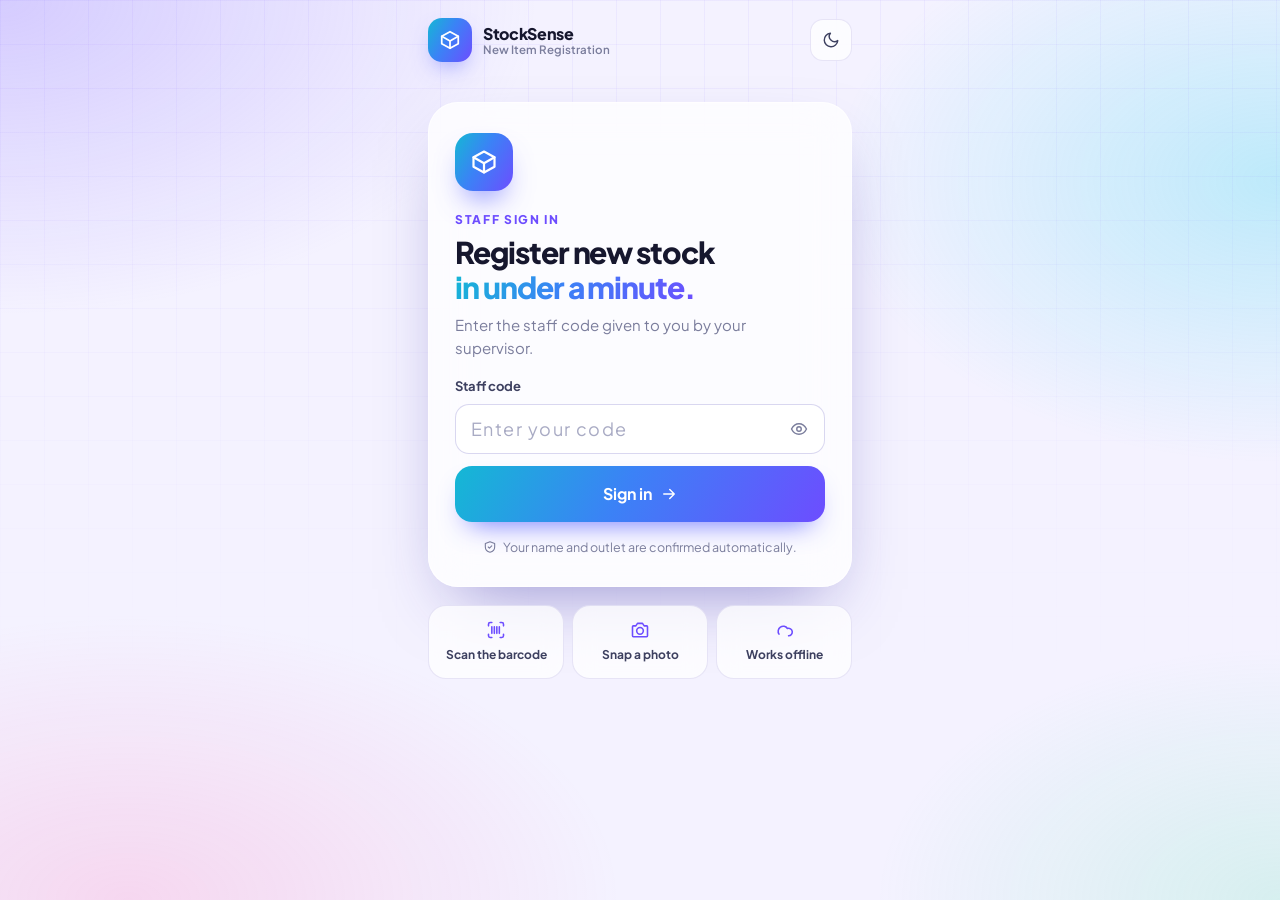
<file: stocksense/index.html>
<!DOCTYPE html>
<html lang="en" data-theme="light">
<head>
  <meta charset="UTF-8">
  <meta name="viewport" content="width=device-width, initial-scale=1, viewport-fit=cover">
  <meta name="theme-color" content="#f4f2ff">
  <title>StockSense · New Item Registration</title>
  <script>
    (function () {
      var t = null;
      try { t = localStorage.getItem('ni_theme'); } catch (e) {}
      document.documentElement.setAttribute('data-theme', t === 'dark' ? 'dark' : 'light');
    })();
  </script>
  <link rel="preconnect" href="https://fonts.googleapis.com">
  <link rel="preconnect" href="https://fonts.gstatic.com" crossorigin>
  <link rel="stylesheet" href="https://fonts.googleapis.com/css2?family=Plus+Jakarta+Sans:wght@400;500;600;700;800&display=swap">
  <link rel="stylesheet" href="styles.css?v=60">
</head>
<body>

<svg width="0" height="0" style="position:absolute" aria-hidden="true">
  <defs>
    <symbol id="i-box" viewBox="0 0 24 24"><path d="M21 8 12 3 3 8v8l9 5 9-5V8z"/><path d="m3 8 9 5 9-5M12 13v8"/></symbol>
    <symbol id="i-moon" viewBox="0 0 24 24"><path d="M21 12.8A9 9 0 1 1 11.2 3a7 7 0 0 0 9.8 9.8z"/></symbol>
    <symbol id="i-sun" viewBox="0 0 24 24"><circle cx="12" cy="12" r="4"/><path d="M12 2v2M12 20v2M4.9 4.9l1.4 1.4M17.7 17.7l1.4 1.4M2 12h2M20 12h2M4.9 19.1l1.4-1.4M17.7 6.3l1.4-1.4"/></symbol>
    <symbol id="i-logout" viewBox="0 0 24 24"><path d="M9 21H5a2 2 0 0 1-2-2V5a2 2 0 0 1 2-2h4"/><path d="m16 17 5-5-5-5M21 12H9"/></symbol>
    <symbol id="i-eye" viewBox="0 0 24 24"><path d="M2 12s3.5-7 10-7 10 7 10 7-3.5 7-10 7S2 12 2 12z"/><circle cx="12" cy="12" r="3"/></symbol>
    <symbol id="i-scan" viewBox="0 0 24 24"><path d="M3 7V5a2 2 0 0 1 2-2h2M17 3h2a2 2 0 0 1 2 2v2M21 17v2a2 2 0 0 1-2 2h-2M7 21H5a2 2 0 0 1-2-2v-2"/><path d="M7 8v8M10 8v8M13 8v8M16 8v8"/></symbol>
    <symbol id="i-camera" viewBox="0 0 24 24"><path d="M4 7h3l2-3h6l2 3h3a1 1 0 0 1 1 1v11a1 1 0 0 1-1 1H4a1 1 0 0 1-1-1V8a1 1 0 0 1 1-1z"/><circle cx="12" cy="13" r="4"/></symbol>
    <symbol id="i-image" viewBox="0 0 24 24"><rect x="3" y="4" width="18" height="16" rx="2"/><circle cx="9" cy="10" r="2"/><path d="m21 16-5-5-8 9"/></symbol>
    <symbol id="i-x" viewBox="0 0 24 24"><path d="M18 6 6 18M6 6l12 12"/></symbol>
    <symbol id="i-check" viewBox="0 0 24 24"><path d="m5 12 5 5L20 7"/></symbol>
    <symbol id="i-plus" viewBox="0 0 24 24"><path d="M12 5v14M5 12h14"/></symbol>
    <symbol id="i-minus" viewBox="0 0 24 24"><path d="M5 12h14"/></symbol>
    <symbol id="i-search" viewBox="0 0 24 24"><circle cx="11" cy="11" r="7"/><path d="m20 20-3.5-3.5"/></symbol>
    <symbol id="i-sync" viewBox="0 0 24 24"><path d="M3 12a9 9 0 0 1 15-6.7L21 8M21 3v5h-5M21 12a9 9 0 0 1-15 6.7L3 16M3 21v-5h5"/></symbol>
    <symbol id="i-shield" viewBox="0 0 24 24"><path d="M12 3 4 6v6c0 5 3.5 8 8 9 4.5-1 8-4 8-9V6l-8-3z"/><path d="m9 12 2 2 4-4"/></symbol>
    <symbol id="i-cloud" viewBox="0 0 24 24"><path d="M17.5 19a4.5 4.5 0 1 0-1.4-8.8A6 6 0 1 0 6 16.9"/></symbol>
    <symbol id="i-pin" viewBox="0 0 24 24"><path d="M12 22s7-7 7-12a7 7 0 1 0-14 0c0 5 7 12 7 12z"/><circle cx="12" cy="10" r="2.5"/></symbol>
    <symbol id="i-list" viewBox="0 0 24 24"><path d="M8 6h13M8 12h13M8 18h13M3 6h.01M3 12h.01M3 18h.01"/></symbol>
    <symbol id="i-arrow" viewBox="0 0 24 24"><path d="M5 12h14M13 6l6 6-6 6"/></symbol>
    <symbol id="i-alert" viewBox="0 0 24 24"><path d="M12 9v4M12 17h.01"/><path d="M10.3 3.9 1.8 18a2 2 0 0 0 1.7 3h17a2 2 0 0 0 1.7-3L13.7 3.9a2 2 0 0 0-3.4 0z"/></symbol>
  </defs>
</svg>

<div class="bg" aria-hidden="true"></div>

<!-- ======================= SIGN IN ======================= -->
<section id="viewLogin" class="view active">
  <div class="login">
    <header class="login-top">
      <div class="brand">
        <span class="mark"><svg class="ic"><use href="#i-box"/></svg></span>
        <span class="brand-txt"><b class="js-company">StockSense</b><small>New Item Registration</small></span>
      </div>
      <button class="icon-btn js-theme" type="button" aria-label="Switch light or dark mode">
        <svg class="ic ic-moon"><use href="#i-moon"/></svg><svg class="ic ic-sun"><use href="#i-sun"/></svg>
      </button>
    </header>

    <main class="login-card glass">
      <span class="login-badge"><svg class="ic"><use href="#i-box"/></svg></span>
      <p class="eyebrow">Staff sign in</p>
      <h1>Register new stock<br><span class="grad">in under a minute.</span></h1>
      <p class="lede">Enter the staff code given to you by your supervisor.</p>

      <label class="lbl" for="inpStaffCode">Staff code</label>
      <div class="code-field">
        <input id="inpStaffCode" class="inp" type="password" autocomplete="off" autocapitalize="characters" spellcheck="false" placeholder="Enter your code">
        <button id="btnToggleCode" class="code-eye" type="button" aria-label="Show or hide code"><svg class="ic"><use href="#i-eye"/></svg></button>
      </div>
      <button id="btnLogin" class="btn btn-primary btn-block btn-lg" type="button">Sign in<svg class="ic"><use href="#i-arrow"/></svg></button>
      <p class="fine"><svg class="ic xs"><use href="#i-shield"/></svg>Your name and outlet are confirmed automatically.</p>
    </main>

    <ul class="login-points">
      <li><svg class="ic"><use href="#i-scan"/></svg><span>Scan the barcode</span></li>
      <li><svg class="ic"><use href="#i-camera"/></svg><span>Snap a photo</span></li>
      <li><svg class="ic"><use href="#i-cloud"/></svg><span>Works offline</span></li>
    </ul>
  </div>
</section>

<!-- ======================= APP ======================= -->
<section id="viewApp" class="view">
  <header class="topbar">
    <div class="topbar-in">
      <div class="brand">
        <span class="mark sm"><svg class="ic"><use href="#i-box"/></svg></span>
        <span class="brand-txt"><b class="js-company">StockSense</b><small>New Item Registration</small></span>
      </div>
      <div class="top-actions">
        <span id="netBadge" class="net on"><i></i><b>Online</b></span>
        <button class="icon-btn js-theme" type="button" aria-label="Switch light or dark mode">
          <svg class="ic ic-moon"><use href="#i-moon"/></svg><svg class="ic ic-sun"><use href="#i-sun"/></svg>
        </button>
        <button id="btnLogout" class="icon-btn" type="button" aria-label="Sign out"><svg class="ic"><use href="#i-logout"/></svg></button>
      </div>
    </div>
  </header>

  <main class="wrap">
    <!-- Greeting -->
    <section class="hero">
      <div class="hero-main">
        <p class="hero-date" id="lblDate">—</p>
        <h1 class="hero-title"><span id="lblGreeting">Hello</span>, <span id="lblFirstName">there</span></h1>
        <p class="hero-sub" id="lblHeroSub">Ready to register new items?</p>
        <span class="outlet-chip"><svg class="ic xs"><use href="#i-pin"/></svg><span id="lblOutlet">—</span></span>
      </div>
      <div class="hero-stats">
        <div><b id="statToday">0</b><small>Registered today</small></div>
        <div><b id="statTotal">0</b><small>All time</small></div>
        <div><b id="statPending">0</b><small>Waiting to sync</small></div>
      </div>
    </section>

    <!-- Tabs -->
    <nav class="tabs" role="tablist">
      <button class="tab-btn active" type="button" data-tab="tabRegister" role="tab"><svg class="ic"><use href="#i-plus"/></svg>Register item</button>
      <button class="tab-btn" type="button" data-tab="tabHistory" role="tab"><svg class="ic"><use href="#i-list"/></svg>My submissions<em id="badgePending" class="badge hidden">0</em></button>
    </nav>

    <!-- ===== Register ===== -->
    <section id="tabRegister" class="tab active">
      <div class="progress glass">
        <div class="progress-top"><b>Your progress</b><span id="progText">0 of 5 required</span></div>
        <div class="progress-track"><i id="progBar"></i></div>
      </div>

      <form id="itemForm" novalidate autocomplete="off">

        <article class="card glass">
          <header class="card-head">
            <span class="step">1</span>
            <div><h2>Identify the item</h2><p>Scan the barcode first if the item has one.</p></div>
          </header>

          <label class="lbl" for="inpBarcode">Barcode <em>optional</em></label>
          <div class="row-field">
            <input id="inpBarcode" class="inp mono" inputmode="numeric" maxlength="60" placeholder="Scan or type">
            <button id="btnScan" class="btn btn-soft" type="button"><svg class="ic"><use href="#i-scan"/></svg>Scan</button>
          </div>
          <div id="scanBox" class="scanbox hidden">
            <div id="reader"></div>
            <p class="scan-hint">Point the camera at the barcode. It fills in automatically.</p>
            <button id="btnStopScan" class="btn btn-ghost btn-block" type="button">Cancel scan</button>
          </div>
          <p id="dupWarn" class="notice warn hidden"></p>

          <label class="lbl" for="inpName">Item name <i class="req">*</i></label>
          <input id="inpName" class="inp" maxlength="150" placeholder="e.g. Coca-Cola Zero 320ml can">

          <div class="grid2">
            <div>
              <label class="lbl" for="inpBrand">Brand / supplier <em>optional</em></label>
              <input id="inpBrand" class="inp" maxlength="100" placeholder="e.g. Coca-Cola">
            </div>
            <div>
              <label class="lbl" for="inpPack">Pack size <em>optional</em></label>
              <input id="inpPack" class="inp" maxlength="40" placeholder="e.g. 320 ml, 1 kg">
            </div>
          </div>

          <label class="lbl">Category <i class="req">*</i></label>
          <div id="catGroup" class="chips" role="radiogroup" aria-label="Category"></div>
        </article>

        <article class="card glass">
          <header class="card-head">
            <span class="step">2</span>
            <div><h2>Location and quantity</h2><p>Where it is kept and how many you have now.</p></div>
          </header>

          <label class="lbl">Storage area <i class="req">*</i></label>
          <div id="areaGroup" class="chips" role="radiogroup" aria-label="Storage area"></div>

          <div class="grid-qty">
            <div>
              <label class="lbl" for="inpQty">Quantity on hand <i class="req">*</i></label>
              <div class="stepper">
                <button id="btnMinus" class="step-btn" type="button" aria-label="Decrease"><svg class="ic"><use href="#i-minus"/></svg></button>
                <input id="inpQty" class="inp qty" type="number" inputmode="decimal" min="0" step="any" placeholder="0">
                <button id="btnPlus" class="step-btn" type="button" aria-label="Increase"><svg class="ic"><use href="#i-plus"/></svg></button>
              </div>
            </div>
            <div>
              <label class="lbl" for="selUom">Unit <i class="req">*</i></label>
              <select id="selUom" class="inp"></select>
            </div>
          </div>

          <div class="grid2">
            <div>
              <label class="lbl" for="inpCost">Unit cost (RM) <em>optional</em></label>
              <input id="inpCost" class="inp" type="number" inputmode="decimal" min="0" step="0.01" placeholder="0.00">
            </div>
            <div>
              <label class="lbl" for="inpExpiry">Expiry date <em>optional</em></label>
              <input id="inpExpiry" class="inp" type="date">
              <span id="expiryHint" class="pill hidden"></span>
            </div>
          </div>

          <label class="lbl" for="inpBatch">Batch / lot no. <em>optional</em></label>
          <input id="inpBatch" class="inp mono" maxlength="60">
        </article>

        <article class="card glass">
          <header class="card-head">
            <span class="step">3</span>
            <div><h2>Photo evidence</h2><p>At least one clear photo showing the item and its label.</p></div>
            <span class="counter" id="photoCounter">0/4</span>
          </header>

          <div id="photoGrid" class="photos"></div>
          <div class="grid2 tight">
            <button id="btnTakePhoto" class="btn btn-primary" type="button"><svg class="ic"><use href="#i-camera"/></svg>Take photo</button>
            <button id="btnPickPhoto" class="btn btn-ghost" type="button"><svg class="ic"><use href="#i-image"/></svg>From gallery</button>
          </div>
          <input id="fileCamera" type="file" accept="image/*" capture="environment" hidden>
          <input id="fileGallery" type="file" accept="image/*" multiple hidden>
        </article>

        <article class="card glass">
          <header class="card-head">
            <span class="step">4</span>
            <div><h2>Notes</h2><p>Anything the reviewer should know.</p></div>
          </header>
          <textarea id="inpRemarks" class="inp" rows="3" maxlength="500" placeholder="e.g. New supplier, received with today's delivery"></textarea>
        </article>

        <article class="card glass review">
          <header class="card-head">
            <span class="step">5</span>
            <div><h2>Review and submit</h2><p>Check the details before sending.</p></div>
          </header>

          <ul id="checklist" class="checklist">
            <li data-key="name"><span class="tick"><svg class="ic"><use href="#i-check"/></svg></span>Item name</li>
            <li data-key="cat"><span class="tick"><svg class="ic"><use href="#i-check"/></svg></span>Category</li>
            <li data-key="area"><span class="tick"><svg class="ic"><use href="#i-check"/></svg></span>Storage area</li>
            <li data-key="qty"><span class="tick"><svg class="ic"><use href="#i-check"/></svg></span>Quantity and unit</li>
            <li data-key="photo"><span class="tick"><svg class="ic"><use href="#i-check"/></svg></span>At least one photo</li>
          </ul>

          <dl class="summary">
            <div><dt>Item</dt><dd id="sumItem">—</dd></div>
            <div><dt>Barcode</dt><dd id="sumBarcode" class="mono">—</dd></div>
            <div><dt>Category</dt><dd id="sumCat">—</dd></div>
            <div><dt>Storage area</dt><dd id="sumArea">—</dd></div>
            <div><dt>Quantity</dt><dd id="sumQty">—</dd></div>
            <div><dt>Photos</dt><dd id="sumPhotos">0</dd></div>
          </dl>

          <button id="btnSubmit" class="btn btn-primary btn-block btn-lg" type="submit"><svg class="ic"><use href="#i-check"/></svg>Submit new item</button>
          <button id="btnReset" class="btn btn-text btn-block" type="button">Clear form</button>
        </article>
      </form>
    </section>

    <!-- ===== History ===== -->
    <section id="tabHistory" class="tab">
      <div class="history-head">
        <div class="search">
          <svg class="ic"><use href="#i-search"/></svg>
          <input id="inpFilter" class="inp" type="search" placeholder="Search by item, barcode or category">
        </div>
        <button id="btnSync" class="btn btn-soft" type="button"><svg class="ic"><use href="#i-sync"/></svg>Sync now</button>
      </div>
      <div id="historyList" class="history"></div>
    </section>

    <footer class="foot">Every submission is recorded with your name, outlet and time.</footer>
  </main>
</section>

<!-- ======================= SUCCESS ======================= -->
<div id="sheet" class="sheet hidden" role="dialog" aria-modal="true" aria-labelledby="sheetTitle">
  <div class="sheet-card glass">
    <span id="sheetIcon" class="sheet-icon"><svg class="ic"><use href="#i-check"/></svg></span>
    <h2 id="sheetTitle">Item registered</h2>
    <p id="sheetText">Thank you. Your submission has been received.</p>
    <div class="sheet-ref"><small>Reference</small><b id="sheetRef" class="mono">—</b></div>
    <button id="btnAnother" class="btn btn-primary btn-block btn-lg" type="button"><svg class="ic"><use href="#i-plus"/></svg>Register another item</button>
    <button id="btnViewHistory" class="btn btn-text btn-block" type="button">View my submissions</button>
  </div>
</div>

<div id="loader" class="loader hidden"><span class="spin"></span><p id="loaderText">Please wait…</p></div>
<div id="toasts" class="toasts" aria-live="polite"></div>
<canvas id="workCanvas" hidden></canvas>

<script>
  window.addEventListener('error', function (e) {
    var b = document.getElementById('jsErr');
    if (!b) {
      b = document.createElement('div');
      b.id = 'jsErr';
      b.style.cssText = 'position:fixed;left:12px;right:12px;bottom:12px;z-index:9999;padding:12px 14px;border-radius:12px;background:#b42318;color:#fff;font:600 13px/1.5 system-ui,sans-serif';
      document.body.appendChild(b);
    }
    b.textContent = 'Error: ' + e.message + (e.lineno ? ' (line ' + e.lineno + ')' : '');
  });
</script>
<script src="app.js?v=60"></script>
</body>
</html>
</file>
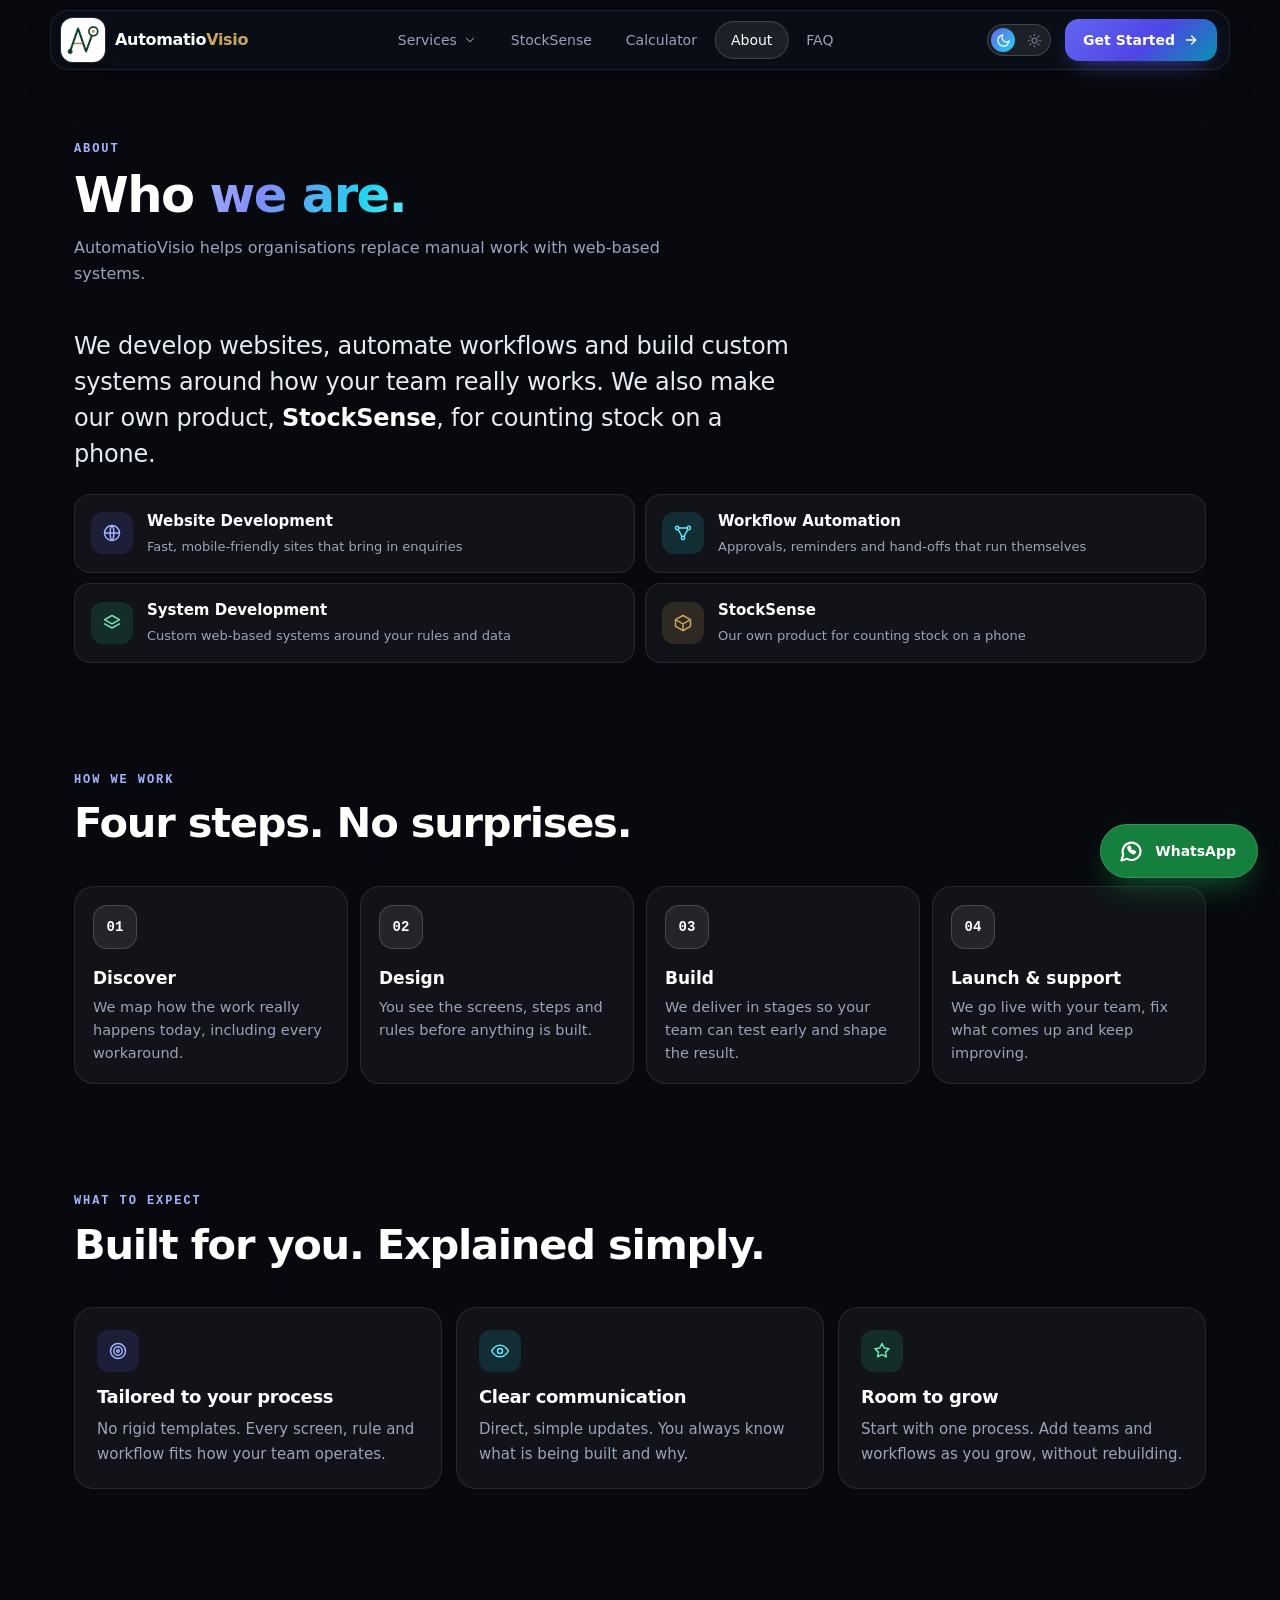
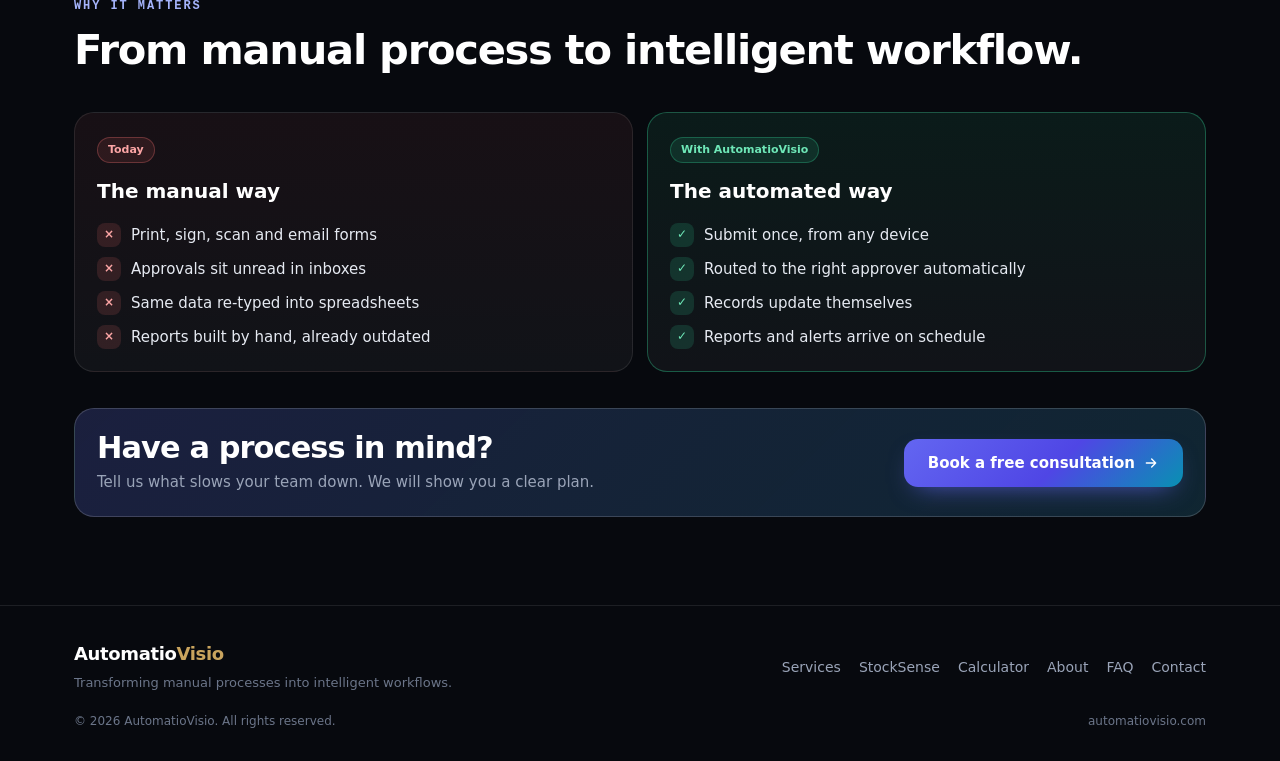
<file: about.html>
<!DOCTYPE html>
<html lang="en">
<head>
  <meta charset="UTF-8">
  <meta name="viewport" content="width=device-width, initial-scale=1.0, viewport-fit=cover">
  <title>About | AutomatioVisio</title>
  <meta name="description" content="Who AutomatioVisio is and how we work: websites, workflow automation, custom systems and our own product, StockSense.">
  <meta name="theme-color" content="#07090E">
  <meta property="og:type" content="website">
  <meta property="og:site_name" content="AutomatioVisio">
  <meta property="og:title" content="About | AutomatioVisio">
  <meta property="og:description" content="Who AutomatioVisio is and how we work: websites, workflow automation, custom systems and our own product, StockSense.">
  <link rel="icon" href="data:image/svg+xml,%3Csvg%20xmlns%3D%27http%3A//www.w3.org/2000/svg%27%20viewBox%3D%270%200%2064%2064%27%3E%3Crect%20width%3D%2764%27%20height%3D%2764%27%20rx%3D%2714%27%20fill%3D%27%23083828%27/%3E%3Ctext%20x%3D%2732%27%20y%3D%2743%27%20font-family%3D%27Arial%2CHelvetica%2Csans-serif%27%20font-size%3D%2730%27%20font-weight%3D%27700%27%20fill%3D%27%23c9a45e%27%20text-anchor%3D%27middle%27%3EAV%3C/text%3E%3C/svg%3E">
  <script>try{if(localStorage.getItem("av-theme")==="light")document.documentElement.classList.add("light")}catch(e){}</script>
  <style>/* =========================================================
   AutomatioVisio — styles.css
   Mobile-first · system fonts · light on phones
   ========================================================= */

/* ---------- Night mode (default) ---------- */
:root {
  --bg: #07090e; --surface: #0d121c;
  --card: rgba(255, 255, 255, 0.045); --card-2: rgba(255, 255, 255, 0.08); --inset: rgba(0, 0, 0, 0.28);
  --ink: #ffffff; --text: #e6eaf2; --muted: #9aa4b8; --dim: #6b7589;
  --line: rgba(255, 255, 255, 0.09); --line-2: rgba(255, 255, 255, 0.16);
  --indigo: #6366f1; --indigo-2: #818cf8; --cyan: #22d3ee; --green: #34d399; --amber: #fbbf24; --red: #f87171;
  --c-indigo: #a5b4fc; --c-cyan: #67e8f9; --c-green: #6ee7b7; --c-amber: #fcd34d; --c-red: #fca5a5;
  --gold: #c9a45e; --wa: #15803d;
  --grad: linear-gradient(120deg, #a5b4fc 0%, #818cf8 30%, #22d3ee 75%, #67e8f9 100%);
  --grad-btn: linear-gradient(135deg, #6366f1 0%, #4f46e5 55%, #0891b2 100%);
  --nav: rgba(12, 16, 25, 0.96);
  --card-shadow: none; --shadow: 0 20px 50px -24px rgba(0, 0, 0, 0.8);
  --hero-a: rgba(79, 70, 229, 0.24); --hero-b: rgba(6, 182, 212, 0.14);
  --ease: cubic-bezier(0.2, 0.8, 0.2, 1); --radius: 20px;
  --font: system-ui, -apple-system, "Segoe UI", Roboto, "Helvetica Neue", Arial, sans-serif;
  --mono: ui-monospace, SFMono-Regular, Menlo, Consolas, monospace;
  color-scheme: dark;
}

/* ---------- Day mode ---------- */
html.light {
  --bg: #f3f5fb; --surface: #ffffff; --card: #ffffff; --card-2: #eef1f9; --inset: #eef1f9;
  --ink: #0a0f1f; --text: #1e293b; --muted: #4f5d75; --dim: #8a94a8;
  --line: rgba(15, 23, 42, 0.09); --line-2: rgba(15, 23, 42, 0.16);
  --c-indigo: #4f46e5; --c-cyan: #0e7490; --c-green: #047857; --c-amber: #b45309; --c-red: #b91c1c;
  --gold: #9a6f2a;
  --grad: linear-gradient(120deg, #4f46e5 0%, #6366f1 30%, #0891b2 75%, #06b6d4 100%);
  --nav: rgba(255, 255, 255, 0.96);
  --card-shadow: 0 12px 32px -22px rgba(30, 41, 99, 0.4); --shadow: 0 18px 44px -26px rgba(30, 41, 99, 0.4);
  --hero-a: rgba(99, 102, 241, 0.18); --hero-b: rgba(34, 211, 238, 0.2);
  color-scheme: light;
}

/* Dark "device" panels (planner, phone, result) stay dark in day mode */
.dk {
  --card: rgba(255, 255, 255, 0.045); --card-2: rgba(255, 255, 255, 0.08); --inset: rgba(0, 0, 0, 0.3);
  --ink: #ffffff; --text: #e6eaf2; --muted: #9aa4b8; --dim: #6b7589;
  --line: rgba(255, 255, 255, 0.09); --line-2: rgba(255, 255, 255, 0.16);
  --c-indigo: #a5b4fc; --c-cyan: #67e8f9; --c-green: #6ee7b7; --c-amber: #fcd34d; --c-red: #fca5a5;
  --grad: linear-gradient(120deg, #a5b4fc 0%, #818cf8 30%, #22d3ee 75%, #67e8f9 100%);
  color: var(--text); color-scheme: dark;
}

/* ---------- Base ---------- */
*, *::before, *::after { box-sizing: border-box; margin: 0; padding: 0; }
html { -webkit-text-size-adjust: 100%; }
body { font-family: var(--font); background: var(--bg); color: var(--text); line-height: 1.6; overflow-x: hidden; -webkit-font-smoothing: antialiased; }
a { color: inherit; text-decoration: none; -webkit-tap-highlight-color: transparent; }
button { font: inherit; color: inherit; background: none; border: 0; cursor: pointer; touch-action: manipulation; -webkit-tap-highlight-color: transparent; }
input, select, textarea { font: inherit; color: inherit; }
svg { display: block; width: 20px; height: 20px; flex-shrink: 0; fill: none; stroke: currentColor; stroke-width: 1.8; stroke-linecap: round; stroke-linejoin: round; }
.btn .i, .to-top .i, .tt-moon .i, .tt-sun .i { stroke-width: 2; }
ul, ol { list-style: none; }
:focus-visible { outline: 2px solid var(--cyan); outline-offset: 3px; border-radius: 8px; }
::selection { background: rgba(99, 102, 241, 0.5); color: #fff; }

.skip { position: fixed; left: 12px; top: -64px; z-index: 200; padding: 10px 16px; border-radius: 10px; background: var(--ink); color: var(--bg); font-weight: 600; transition: top 0.2s; }
.skip:focus { top: 12px; }
.progress { position: fixed; top: 0; left: 0; right: 0; height: 3px; z-index: 90; background: linear-gradient(90deg, var(--indigo-2), var(--cyan)); transform: scaleX(0); transform-origin: left; pointer-events: none; }

.container { width: 100%; max-width: 1180px; margin: 0 auto; padding: 0 18px; }
.container.narrow { max-width: 820px; }
.grad { background: var(--grad); -webkit-background-clip: text; background-clip: text; color: transparent; }
.mono-label { font-family: var(--mono); font-size: 11px; letter-spacing: 0.12em; text-transform: uppercase; color: var(--dim); }

/* ---------- Sections ---------- */
.section { padding: 60px 0; scroll-margin-top: 16px; }
.sec-head { margin-bottom: 28px; }
.eyebrow { font-family: var(--mono); font-size: 12px; font-weight: 600; letter-spacing: 0.16em; text-transform: uppercase; color: var(--c-indigo); }
h1, h2, h3 { color: var(--ink); text-wrap: balance; }
h2 { margin-top: 10px; font-size: clamp(1.75rem, 6.6vw, 2.6rem); font-weight: 800; line-height: 1.1; letter-spacing: -0.03em; }
.sub { margin-top: 12px; font-size: 16px; line-height: 1.65; color: var(--muted); max-width: 40rem; }

/* ---------- Buttons ---------- */
.btn { display: inline-flex; align-items: center; justify-content: center; gap: 8px; min-height: 48px; padding: 0 24px; border-radius: 14px; font-size: 15px; font-weight: 600; color: #fff; white-space: nowrap; transition: transform 0.15s, filter 0.2s; }
.btn .i { width: 16px; height: 16px; }
.btn:active { transform: scale(0.98); }
.btn:disabled { opacity: 0.7; cursor: wait; }
.btn-primary { background: var(--grad-btn); box-shadow: 0 10px 26px -12px rgba(99, 102, 241, 0.8); }
.btn-ghost { color: var(--ink); background: var(--card); border: 1px solid var(--line-2); box-shadow: var(--card-shadow); }
.btn-wa { background: var(--wa); box-shadow: 0 10px 26px -14px rgba(21, 128, 61, 0.9); }
.btn-wa .i { width: 18px; height: 18px; }
.btn.sm { min-height: 42px; padding: 0 18px; font-size: 14px; }
.btn.block { width: 100%; }

/* ---------- Chips, tags, pills ---------- */
.chip { display: inline-flex; align-items: center; padding: 3px 10px; border-radius: 999px; font-size: 11px; font-weight: 600; white-space: nowrap; border: 1px solid transparent; }
.chip-cyan { background: rgba(34, 211, 238, 0.12); color: var(--c-cyan); border-color: rgba(34, 211, 238, 0.3); }
.chip-green { background: rgba(52, 211, 153, 0.12); color: var(--c-green); border-color: rgba(52, 211, 153, 0.3); }
.chip-red { background: rgba(248, 113, 113, 0.1); color: var(--c-red); border-color: rgba(248, 113, 113, 0.3); }
.chip-gold { background: rgba(201, 164, 94, 0.14); color: var(--gold); border-color: rgba(201, 164, 94, 0.4); }
.tag { display: inline-flex; align-self: flex-start; padding: 4px 11px; border-radius: 999px; font: 600 11px/1.5 var(--mono); letter-spacing: 0.04em; border: 1px solid transparent; }
.t-indigo { background: rgba(99, 102, 241, 0.13); color: var(--c-indigo); border-color: rgba(129, 140, 248, 0.3); }
.t-cyan { background: rgba(34, 211, 238, 0.11); color: var(--c-cyan); border-color: rgba(34, 211, 238, 0.32); }
.t-green { background: rgba(52, 211, 153, 0.11); color: var(--c-green); border-color: rgba(52, 211, 153, 0.32); }
.t-gold { background: rgba(201, 164, 94, 0.14); color: var(--gold); border-color: rgba(201, 164, 94, 0.4); }
.pills { display: flex; flex-wrap: wrap; gap: 8px; }
.pills span { padding: 5px 12px; border-radius: 999px; font-size: 12px; color: var(--muted); background: var(--card); border: 1px solid var(--line); }
.fi { width: 42px; height: 42px; flex-shrink: 0; display: grid; place-items: center; border-radius: 12px; }
.fi.i { background: rgba(99, 102, 241, 0.15); color: var(--c-indigo); }
.fi.c { background: rgba(34, 211, 238, 0.13); color: var(--c-cyan); }
.fi.g { background: rgba(52, 211, 153, 0.13); color: var(--c-green); }
.fi.a { background: rgba(201, 164, 94, 0.16); color: var(--gold); }

/* ---------- Header / navigation ---------- */
/* The header never catches touches itself: only the bar and an OPEN menu do. */
.header { position: fixed; top: 0; left: 0; right: 0; z-index: 50; padding: 10px 10px 0; pointer-events: none; }
.nav { pointer-events: auto; display: flex; align-items: center; gap: 8px; height: 60px; max-width: 1180px; margin: 0 auto; padding: 0 8px 0 9px; border-radius: 18px; background: var(--nav); border: 1px solid var(--line); box-shadow: var(--shadow); }

.brand { display: inline-flex; align-items: center; gap: 10px; min-height: 44px; min-width: 0; margin-right: auto; border-radius: 12px; }
.brand-mark { display: block; width: 42px; height: 42px; flex-shrink: 0; border-radius: 12px; background: #fff url("[data-uri]") center / cover no-repeat; box-shadow: 0 0 0 1px rgba(255, 255, 255, 0.14), 0 8px 18px -10px rgba(0, 0, 0, 0.7); }
html.light .brand-mark { box-shadow: 0 0 0 1px rgba(15, 23, 42, 0.14), 0 8px 18px -10px rgba(30, 41, 99, 0.35); }
.brand-name { font-weight: 700; font-size: 16px; letter-spacing: -0.02em; color: var(--ink); white-space: nowrap; }
.brand-name span { color: var(--gold); }

.nav-links, .nav-cta { display: none; }
.nav-actions { display: flex; align-items: center; gap: 8px; flex-shrink: 0; }

.menu-btn { width: 44px; height: 44px; border-radius: 12px; border: 1px solid var(--line-2); background: var(--card); display: flex; flex-direction: column; align-items: center; justify-content: center; gap: 4px; }
.menu-btn i { display: block; width: 18px; height: 2px; border-radius: 2px; background: var(--ink); transition: transform 0.25s, opacity 0.25s; }
.menu-btn.open i:nth-child(1) { transform: translateY(6px) rotate(45deg); }
.menu-btn.open i:nth-child(2) { opacity: 0; }
.menu-btn.open i:nth-child(3) { transform: translateY(-6px) rotate(-45deg); }

.menu { pointer-events: none; visibility: hidden; opacity: 0; transform: translateY(-6px); transition: opacity 0.18s, transform 0.18s, visibility 0s 0.18s; display: grid; gap: 2px; max-width: 1180px; margin: 8px auto 0; padding: 8px; max-height: calc(100vh - 92px); max-height: calc(100dvh - 92px); overflow-y: auto; overscroll-behavior: contain; border-radius: 18px; background: var(--surface); border: 1px solid var(--line); box-shadow: var(--shadow); }
.menu.open { pointer-events: auto; visibility: visible; opacity: 1; transform: none; transition-delay: 0s; }
.m-group { padding: 10px 14px 4px; font: 600 11px var(--mono); letter-spacing: 0.14em; text-transform: uppercase; color: var(--dim); }
.m-link { display: flex; align-items: center; gap: 12px; min-height: 48px; padding: 0 14px; border-radius: 12px; font-size: 15px; font-weight: 500; color: var(--text); }
.m-link:active { background: var(--card-2); }
.m-link .fi { width: 32px; height: 32px; border-radius: 9px; }
.m-link .fi .i { width: 17px; height: 17px; }
.menu .btn { margin-top: 6px; }

/* Day / night switch: compact icon button on phones */
.theme-toggle { position: relative; width: 44px; height: 44px; border-radius: 12px; border: 1px solid var(--line-2); background: var(--card); display: grid; place-items: center; }
.tt-track { position: relative; display: grid; place-items: center; width: 20px; height: 20px; }
.tt-moon, .tt-sun { grid-area: 1 / 1; display: grid; place-items: center; transition: opacity 0.2s, transform 0.3s var(--ease); }
.tt-moon .i, .tt-sun .i { width: 20px; height: 20px; }
.tt-moon { color: var(--c-indigo); }
.tt-sun { color: #f59e0b; opacity: 0; transform: rotate(-60deg) scale(0.6); }
html.light .tt-moon { opacity: 0; transform: rotate(60deg) scale(0.6); }
html.light .tt-sun { opacity: 1; transform: none; }
.tt-knob { display: none; }

/* ---------- Hero ---------- */
.hero { position: relative; padding: 100px 0 44px; background: radial-gradient(460px 320px at 0 0, var(--hero-a), transparent 70%), radial-gradient(420px 300px at 100% 10%, var(--hero-b), transparent 70%); }
.hero-canvas { display: none; }
.hero-grid { position: relative; display: grid; gap: 30px; }
.hero-kicker { margin-bottom: 14px; color: var(--c-cyan); }
.hero-copy { container-type: inline-size; }
.hero-title { font-size: clamp(1.75rem, 8vw, 3.5rem); font-size: min(3.5rem, calc(100cqw / 10.6)); font-weight: 800; line-height: 1.05; letter-spacing: -0.035em; }
.lead { margin-top: 16px; max-width: 34rem; font-size: 17px; line-height: 1.65; color: var(--muted); }
.cta-row { margin-top: 24px; display: grid; gap: 10px; }

/* ---------- Process Planner ---------- */
.planner { min-width: 0; border-radius: 22px; overflow: hidden; background: linear-gradient(180deg, #111622, #0a0d14); border: 1px solid var(--line-2); box-shadow: var(--shadow); }
.c-bar { display: flex; align-items: center; justify-content: space-between; gap: 8px; padding: 12px 16px; border-bottom: 1px solid var(--line); }
.dots { display: flex; gap: 6px; }
.dots i { width: 9px; height: 9px; border-radius: 50%; background: rgba(255, 255, 255, 0.14); }
.pl-body { padding: 16px; display: grid; gap: 14px; }
.pl-chips { display: grid; grid-template-columns: repeat(3, minmax(0, 1fr)); gap: 6px; margin-top: 8px; }
.pl-chip { min-height: 42px; padding: 0 4px; border-radius: 12px; font-size: 12.5px; font-weight: 600; color: var(--muted); background: var(--card); border: 1px solid var(--line); transition: border-color 0.2s, background 0.2s, color 0.2s; }
.pl-chip.on { color: var(--ink); border-color: rgba(34, 211, 238, 0.55); background: linear-gradient(135deg, rgba(99, 102, 241, 0.28), rgba(34, 211, 238, 0.16)); }
.pl-top { display: flex; align-items: center; justify-content: space-between; gap: 10px; flex-wrap: wrap; }
.seg { display: inline-flex; padding: 3px; border-radius: 999px; background: var(--inset); border: 1px solid var(--line); }
.seg-btn { min-height: 38px; padding: 0 14px; border-radius: 999px; font-size: 12.5px; font-weight: 600; color: var(--muted); transition: background 0.2s, color 0.2s; }
.seg-btn.on { color: #fff; background: var(--grad-btn); }
.planner[data-mode="manual"] .seg-btn.on { background: linear-gradient(135deg, #b45309, #d97706); }
.pl-list { display: grid; gap: 8px; min-height: 116px; align-content: start; margin-top: 8px; }
.pl-list li { display: flex; gap: 10px; font-size: 13.5px; line-height: 1.45; color: var(--text); }
.pl-list li::before { content: ""; flex-shrink: 0; width: 7px; height: 7px; margin-top: 7px; border-radius: 50%; background: var(--cyan); }
.planner[data-mode="manual"] .pl-list li::before { background: var(--amber); }
.pl-fitrow { display: grid; gap: 8px; }
.pl-fit { display: flex; flex-wrap: wrap; gap: 6px; }
.fit { padding: 4px 10px; border-radius: 999px; font: 600 11px var(--mono); color: var(--c-cyan); background: rgba(34, 211, 238, 0.1); border: 1px solid rgba(34, 211, 238, 0.3); }
.pl-note { text-align: center; font-size: 11.5px; color: var(--dim); }

/* ---------- Workflow flow (planner + services page) ---------- */
.flow { container-type: inline-size; position: relative; margin: 16px 0 4px; padding: 14px 6px; display: grid; grid-template-columns: repeat(5, minmax(0, 1fr)); gap: 2px; border-radius: 16px; background: var(--inset); border: 1px solid var(--line); }
.flow::before { content: ""; position: absolute; left: calc(6px + 10cqw); right: calc(6px + 10cqw); top: 33px; height: 2px; background: linear-gradient(90deg, rgba(129, 140, 248, 0.45), rgba(34, 211, 238, 0.45)); }
.flow::after { content: ""; position: absolute; top: 29px; left: calc(6px + 10cqw - 5px); width: 10px; height: 10px; border-radius: 50%; background: var(--cyan); box-shadow: 0 0 10px 2px rgba(34, 211, 238, 0.55); opacity: 0; pointer-events: none; }
.f-node { position: relative; text-align: center; }
.f-node span { position: relative; display: grid; place-items: center; width: 38px; height: 38px; margin: 0 auto; border-radius: 12px; background: var(--surface); border: 1px solid var(--line-2); color: var(--c-indigo); }
.f-node .i { width: 18px; height: 18px; }
.f-node p { margin-top: 7px; font-size: 10.5px; font-weight: 600; line-height: 1.25; color: var(--text); }
.f-node:nth-child(4) span { color: var(--c-cyan); }
.f-node:nth-child(5) span { color: var(--c-green); }
.pl-flow { margin: 0; }
.pl-flow .f-node p { min-height: 2.5em; }
.pl-flow .f-node { animation: av-pop 0.4s var(--ease) both; animation-delay: calc(var(--i, 0) * 70ms); }
.flow.play[data-mode="auto"]::after { animation: av-dot 5s linear infinite; }
.flow.play[data-mode="auto"] .f-node span { animation: av-node 5s linear infinite; }
.flow.play[data-mode="auto"] .f-node:nth-child(1) span { animation-delay: 0.2s; }
.flow.play[data-mode="auto"] .f-node:nth-child(2) span { animation-delay: 1.1s; }
.flow.play[data-mode="auto"] .f-node:nth-child(3) span { animation-delay: 2s; }
.flow.play[data-mode="auto"] .f-node:nth-child(4) span { animation-delay: 2.9s; }
.flow.play[data-mode="auto"] .f-node:nth-child(5) span { animation-delay: 3.8s; }
/* "Today" view: dashed amber steps with a blinking warning */
.flow[data-mode="manual"]::before { background: repeating-linear-gradient(90deg, rgba(251, 191, 36, 0.55) 0 6px, transparent 6px 12px); }
.flow[data-mode="manual"] .f-node span { color: var(--c-amber); border-style: dashed; border-color: rgba(251, 191, 36, 0.42); }
.flow[data-mode="manual"] .f-node:nth-child(4) span::after { content: "!"; position: absolute; top: -6px; right: -6px; width: 16px; height: 16px; border-radius: 50%; background: var(--amber); color: #1a1200; font: 700 10px/16px var(--mono); text-align: center; }
.flow.play[data-mode="manual"] .f-node:nth-child(4) span::after { animation: av-blink 1.3s ease-in-out infinite; }
@keyframes av-pop { from { opacity: 0; transform: translateY(6px) scale(0.94); } to { opacity: 1; transform: none; } }
@keyframes av-dot { 0% { opacity: 0; transform: translateX(0); } 4% { opacity: 1; transform: translateX(0); } 76% { opacity: 1; transform: translateX(80cqw); } 82%, 100% { opacity: 0; transform: translateX(80cqw); } }
@keyframes av-node { 0%, 100% { border-color: var(--line-2); box-shadow: 0 0 0 0 rgba(34, 211, 238, 0); } 3%, 14% { border-color: var(--cyan); box-shadow: 0 0 0 4px rgba(34, 211, 238, 0.18); } 28% { border-color: var(--line-2); box-shadow: 0 0 0 0 rgba(34, 211, 238, 0); } }
@keyframes av-blink { 0%, 100% { opacity: 1; transform: scale(1); } 50% { opacity: 0.35; transform: scale(0.85); } }

/* ---------- Service cards ---------- */
.cards4 { display: grid; gap: 14px; }
.card { display: flex; flex-direction: column; padding: 22px; border-radius: var(--radius); background: var(--card); border: 1px solid var(--line); box-shadow: var(--card-shadow); }
.svc-card .fi { width: 48px; height: 48px; }
.svc-card .tag { margin-top: 16px; }
.card h3 { margin-top: 12px; font-size: 20px; font-weight: 700; line-height: 1.25; letter-spacing: -0.02em; }
.card > p { margin-top: 8px; font-size: 15px; line-height: 1.65; color: var(--muted); }
.card .pills { padding-top: 16px; }
.more { margin-top: auto; padding-top: 18px; display: inline-flex; align-items: center; gap: 6px; font-size: 14px; font-weight: 600; color: var(--c-indigo); }
.more .i { width: 14px; height: 14px; transition: transform 0.2s; }
.note-line { margin-top: 20px; text-align: center; font-size: 14px; line-height: 1.7; color: var(--muted); }

/* ---------- Featured product ---------- */
.spot { display: grid; gap: 26px; padding: 22px; border-radius: 24px; border: 1px solid var(--line-2); background: radial-gradient(420px 260px at 100% 0, rgba(201, 164, 94, 0.14), transparent 70%), radial-gradient(420px 300px at 0 100%, rgba(79, 70, 229, 0.14), transparent 70%), var(--surface); box-shadow: var(--card-shadow); }
.spot h2 { font-size: clamp(2.2rem, 9vw, 3.2rem); }
.tagline { margin-top: 4px; font-size: 19px; font-weight: 500; line-height: 1.35; color: var(--muted); letter-spacing: -0.01em; }
.spot-text { margin-top: 14px; font-size: 16px; line-height: 1.7; color: var(--muted); }
.features { margin-top: 22px; display: grid; gap: 16px; }
.features li { display: flex; gap: 14px; align-items: flex-start; }
.features b { display: block; font-size: 15px; color: var(--ink); }
.features span { font-size: 14px; color: var(--muted); }
.spot .btn { margin-top: 24px; }
.phone-wrap { display: flex; flex-direction: column; align-items: center; gap: 16px; min-width: 0; }
.phone { width: 100%; max-width: 320px; padding: 10px; border-radius: 40px; background: linear-gradient(180deg, #1c2335, #0d1119); border: 1px solid rgba(255, 255, 255, 0.16); position: relative; }
.notch { position: absolute; top: 20px; left: 50%; transform: translateX(-50%); width: 86px; height: 22px; border-radius: 999px; background: #000; z-index: 2; }
.screen { border-radius: 30px; background: #080b12; padding: 48px 14px 16px; }
.app-head { display: flex; align-items: flex-start; justify-content: space-between; }
.app-title { margin-top: 2px; font-size: 15px; font-weight: 700; color: var(--ink); }
.app-progress { margin-top: 14px; height: 6px; border-radius: 6px; background: var(--card-2); overflow: hidden; }
.app-progress i { display: block; height: 100%; border-radius: 6px; background: linear-gradient(90deg, var(--indigo), var(--cyan)); transform-origin: left; transform: scaleX(0.66); transition: transform 0.3s var(--ease); }
.app-progress-text { margin-top: 6px; font-size: 11px; color: var(--dim); }
.items { margin-top: 12px; display: grid; gap: 8px; }
.item { display: flex; align-items: center; justify-content: space-between; gap: 8px; padding: 10px; border-radius: 16px; background: var(--card); border: 1px solid var(--line); }
.item.active { border-color: rgba(34, 211, 238, 0.4); background: rgba(34, 211, 238, 0.06); }
.item-name { font-size: 13px; font-weight: 600; color: var(--ink); }
.item-unit { font-size: 11px; color: var(--dim); }
.item-unit.c { color: var(--cyan); }
.photo { width: 100%; margin-top: 10px; min-height: 48px; display: flex; align-items: center; gap: 10px; padding: 8px 12px; border-radius: 16px; border: 1px dashed rgba(255, 255, 255, 0.2); font-size: 12px; color: var(--muted); text-align: left; }
.photo.done { border-style: solid; border-color: rgba(52, 211, 153, 0.45); background: rgba(52, 211, 153, 0.07); color: #d1fae5; }
.photo-ic { display: grid; place-items: center; width: 30px; height: 30px; border-radius: 9px; background: var(--card-2); color: var(--cyan); flex-shrink: 0; }
.photo-ic .i { width: 16px; height: 16px; }
.photo em { margin-left: auto; font-style: normal; font-weight: 700; color: var(--green); }
.submit { width: 100%; margin-top: 10px; }
.submit.sent { background: linear-gradient(135deg, #059669, #0891b2); }
.try-hint { display: flex; align-items: center; gap: 8px; font-size: 13px; color: var(--muted); }
.try-hint .mono-label { color: var(--c-cyan); }

/* +/- stepper */
.stepper { display: inline-flex; align-items: center; gap: 4px; flex-shrink: 0; }
.st-btn { width: 44px; height: 44px; border-radius: 12px; display: grid; place-items: center; font-size: 22px; font-weight: 600; line-height: 1; color: var(--ink); background: var(--card-2); border: 1px solid var(--line); user-select: none; -webkit-user-select: none; -webkit-touch-callout: none; }
.st-btn.plus { background: var(--indigo); border-color: transparent; color: #fff; }
.st-btn:active { transform: scale(0.94); }
.st-btn.off { opacity: 0.35; }
.st-val { min-width: 38px; text-align: center; font-weight: 700; font-size: 15px; color: var(--ink); font-variant-numeric: tabular-nums; }

/* ---------- Who we are ---------- */
.statement { max-width: 46rem; font-size: clamp(1.15rem, 4vw, 1.5rem); line-height: 1.5; font-weight: 500; letter-spacing: -0.01em; color: var(--text); }
.statement b { color: var(--ink); }
.who { display: grid; gap: 14px; margin-top: 26px; }
.who .card h3 { margin-top: 14px; font-size: 18px; }

/* ---------- Call-to-action band ---------- */
.band { display: grid; gap: 16px; padding: 22px; border-radius: var(--radius); border: 1px solid var(--line-2); background: linear-gradient(135deg, rgba(99, 102, 241, 0.16), rgba(34, 211, 238, 0.1)), var(--surface); }
.band h2 { margin-top: 0; font-size: clamp(1.4rem, 5.4vw, 1.9rem); }
.band p { margin-top: 6px; font-size: 15px; color: var(--muted); }
.band-wrap { margin-top: 36px; }

/* ---------- Contact ---------- */
.contact { display: grid; gap: 24px; padding: 22px; border-radius: 24px; border: 1px solid var(--line-2); background: var(--surface); box-shadow: var(--card-shadow); }
.opts { margin-top: 22px; display: grid; gap: 10px; }
.opt { display: flex; align-items: center; gap: 14px; min-height: 64px; padding: 12px 16px; border-radius: 16px; background: var(--card); border: 1px solid var(--line-2); }
.opt b { display: block; font-size: 15px; color: var(--ink); }
.opt small { font-size: 13px; color: var(--muted); word-break: break-all; }
.opt-wa .fi { background: rgba(21, 128, 61, 0.2); color: #4ade80; }
html.light .opt-wa .fi { color: #15803d; }
.form { display: grid; gap: 14px; }
.input label { display: block; margin-bottom: 6px; font-size: 13px; font-weight: 500; color: var(--text); }
.input input, .input select, .input textarea { width: 100%; min-height: 48px; padding: 12px 14px; border-radius: 12px; font-size: 16px; color: var(--ink); background: var(--card); border: 1px solid var(--line-2); outline: none; }
.input select { appearance: none; -webkit-appearance: none; cursor: pointer; padding-right: 38px; background-image: linear-gradient(45deg, transparent 50%, #8c96a8 50%), linear-gradient(135deg, #8c96a8 50%, transparent 50%); background-position: calc(100% - 20px) 55%, calc(100% - 15px) 55%; background-size: 5px 5px; background-repeat: no-repeat; }
.input select option { background: var(--surface); color: var(--ink); }
.input textarea { min-height: 110px; resize: vertical; }
.input input::placeholder, .input textarea::placeholder { color: var(--dim); }
.input input:focus, .input select:focus, .input textarea:focus { border-color: rgba(129, 140, 248, 0.8); box-shadow: 0 0 0 4px rgba(99, 102, 241, 0.16); }
.input .invalid { border-color: rgba(248, 113, 113, 0.9); }
.form-error { font-size: 13px; color: var(--c-red); }
.form-error:empty { display: none; }
.form-note { text-align: center; font-size: 12px; color: var(--dim); }

/* ---------- Inner pages ---------- */
.page-hero { padding: 108px 0 8px; }
.page-hero h1 { margin-top: 10px; font-size: clamp(2rem, 8vw, 3.1rem); font-weight: 800; line-height: 1.08; letter-spacing: -0.03em; }

/* Calculator */
.calc { display: grid; gap: 14px; }
.calc-inputs { padding: 8px 20px 20px; border-radius: var(--radius); background: var(--card); border: 1px solid var(--line); box-shadow: var(--card-shadow); }
.field { display: flex; flex-wrap: wrap; align-items: center; justify-content: space-between; gap: 8px 12px; padding: 14px 0; border-bottom: 1px solid var(--line); }
.field > div:first-child { flex: 1 1 150px; min-width: 0; }
.field b { display: block; font-size: 15px; font-weight: 600; color: var(--ink); }
.field small { font-size: 12px; color: var(--dim); }
.calc-bar { position: sticky; bottom: 12px; z-index: 5; margin-top: 16px; display: flex; align-items: center; justify-content: space-between; gap: 10px; padding: 12px 78px 12px 16px; border-radius: 14px; background: #0a0e16; border: 1px solid var(--line-2); box-shadow: 0 12px 30px -12px rgba(0, 0, 0, 0.6); }
.calc-bar .mono-label { font-size: 10px; white-space: nowrap; }
.calc-bar strong { font-size: 18px; color: var(--ink); font-variant-numeric: tabular-nums; white-space: nowrap; }
.calc-result { padding: 22px; border-radius: var(--radius); border: 1px solid var(--line-2); background: radial-gradient(120% 80% at 100% 0, rgba(34, 211, 238, 0.16), transparent 60%), radial-gradient(120% 80% at 0 100%, rgba(99, 102, 241, 0.24), transparent 60%), #0a0e16; }
.result-num { margin-top: 10px; font-size: clamp(2.2rem, 10vw, 3.4rem); font-weight: 800; line-height: 1.05; letter-spacing: -0.03em; font-variant-numeric: tabular-nums; }
.result-label { margin-top: 4px; font-size: 13px; color: var(--muted); }
.result-grid { margin-top: 20px; display: grid; grid-template-columns: 1fr 1fr; gap: 10px; }
.result-grid > div { padding: 14px; border-radius: 14px; background: var(--card); border: 1px solid var(--line); }
.result-grid > div:last-child { grid-column: span 2; }
.result-mid { font-size: 21px; font-weight: 700; color: var(--ink); font-variant-numeric: tabular-nums; line-height: 1.2; }
.calc-note { margin: 16px 0; font-size: 12px; line-height: 1.6; color: var(--dim); }

/* About */
.compare { display: grid; gap: 14px; }
.cmp { padding: 22px; border-radius: var(--radius); border: 1px solid var(--line); background: var(--card); box-shadow: var(--card-shadow); }
.cmp.bad { background: linear-gradient(180deg, rgba(248, 113, 113, 0.07), var(--card)); }
.cmp.good { border-color: rgba(52, 211, 153, 0.35); background: linear-gradient(180deg, rgba(52, 211, 153, 0.09), var(--card)); }
.cmp h3 { margin-top: 12px; font-size: 20px; }
.cmp ul { margin-top: 16px; display: grid; gap: 10px; }
.cmp li { display: flex; gap: 10px; align-items: flex-start; font-size: 15px; color: var(--text); }
.mark { width: 24px; height: 24px; flex-shrink: 0; display: grid; place-items: center; border-radius: 8px; font-size: 12px; font-weight: 700; }
.bad .mark { background: rgba(248, 113, 113, 0.14); color: var(--c-red); }
.good .mark { background: rgba(52, 211, 153, 0.16); color: var(--c-green); }
.steps { display: grid; gap: 12px; }
.step { display: flex; gap: 16px; padding: 18px; border-radius: var(--radius); background: var(--card); border: 1px solid var(--line); box-shadow: var(--card-shadow); }
.step-num { width: 44px; height: 44px; flex-shrink: 0; display: grid; place-items: center; border-radius: 14px; font: 600 14px var(--mono); color: var(--ink); background: var(--card-2); border: 1px solid var(--line-2); }
.step h3 { font-size: 17px; }
.step p { margin-top: 4px; font-size: 14.5px; color: var(--muted); }
.mini-offers { display: grid; gap: 10px; margin-top: 22px; }
.offer { display: flex; align-items: center; gap: 14px; padding: 14px 16px; border-radius: 16px; background: var(--card); border: 1px solid var(--line); box-shadow: var(--card-shadow); }
.offer b { display: block; font-size: 15px; color: var(--ink); }
.offer small { font-size: 13px; color: var(--muted); }

/* Services page */
.jumpbar { display: flex; flex-wrap: wrap; gap: 8px; margin-top: 22px; }
.jump { display: inline-flex; align-items: center; min-height: 40px; padding: 0 14px; border-radius: 999px; font-size: 13px; font-weight: 600; color: var(--muted); background: var(--card); border: 1px solid var(--line-2); }
.jump:active { background: var(--card-2); color: var(--ink); }
.svc { padding: 52px 0; border-top: 1px solid var(--line); scroll-margin-top: 36px; }
.svc-grid { display: grid; gap: 26px; }
.svc-head { display: flex; align-items: center; gap: 12px; }
.svc-head .fi { width: 48px; height: 48px; }
.svc h2 { margin-top: 14px; font-size: clamp(1.6rem, 6vw, 2.2rem); }
.svc-lead { margin-top: 12px; font-size: 16.5px; line-height: 1.7; color: var(--muted); }
.svc-cols { display: grid; gap: 12px; margin-top: 22px; }
.svc-col { padding: 18px; border-radius: 16px; background: var(--card); border: 1px solid var(--line); box-shadow: var(--card-shadow); }
.svc-col h3 { font: 600 12px var(--mono); letter-spacing: 0.12em; text-transform: uppercase; color: var(--c-indigo); }
.svc-col ul { margin-top: 12px; display: grid; gap: 9px; }
.svc-col li { display: flex; gap: 10px; font-size: 14.5px; line-height: 1.5; color: var(--text); }
.svc-col li::before { content: "✓"; flex-shrink: 0; color: var(--c-green); font-weight: 700; }
.svc-col p { margin-top: 10px; font-size: 14.5px; line-height: 1.6; color: var(--muted); }
.svc .cta-row { margin-top: 22px; }
.svc-vis { min-width: 0; }
.vis-label { margin-bottom: 10px; }
.browser, .sysmock { border-radius: 16px; overflow: hidden; background: var(--surface); border: 1px solid var(--line-2); box-shadow: var(--card-shadow); }
.br-bar { display: flex; align-items: center; gap: 6px; padding: 10px 12px; border-bottom: 1px solid var(--line); }
.br-bar i { width: 8px; height: 8px; border-radius: 50%; background: var(--line-2); }
.br-url { margin-left: 8px; flex: 1; height: 18px; border-radius: 9px; background: var(--inset); font: 10px/18px var(--mono); color: var(--dim); padding: 0 10px; overflow: hidden; white-space: nowrap; }
.br-body { padding: 14px; display: grid; gap: 10px; }
.sk { border-radius: 8px; background: var(--card-2); }
.sk.h { height: 78px; background: linear-gradient(135deg, rgba(99, 102, 241, 0.35), rgba(34, 211, 238, 0.2)); }
.sk.l { height: 10px; } .sk.l.s { width: 60%; }
.br-cards { display: grid; grid-template-columns: repeat(3, 1fr); gap: 8px; }
.br-cards .sk { height: 48px; }
.br-form { display: flex; gap: 8px; }
.br-form .sk { flex: 1; height: 32px; }
.br-btn { width: 84px; height: 32px; border-radius: 8px; background: var(--grad-btn); }
.sysmock { display: grid; grid-template-columns: 58px minmax(0, 1fr); }
.sys-side { padding: 12px 8px; display: grid; gap: 8px; align-content: start; background: var(--inset); border-right: 1px solid var(--line); }
.sys-side i { height: 28px; border-radius: 8px; background: var(--card-2); }
.sys-side i:first-child { background: rgba(99, 102, 241, 0.45); }
.sys-main { padding: 12px; min-width: 0; }
.mini-table { display: grid; gap: 8px; padding: 8px; border-radius: 14px; background: var(--inset); border: 1px solid var(--line); }
.mini-table div { display: flex; align-items: center; justify-content: space-between; gap: 8px; padding: 9px 12px; border-radius: 10px; background: var(--surface); font: 12px var(--mono); color: var(--text); }
.mini-table em { font: 600 11px var(--font); padding: 2px 9px; border-radius: 999px; font-style: normal; white-space: nowrap; }
.s-green { background: rgba(52, 211, 153, 0.15); color: var(--c-green); }
.s-amber { background: rgba(251, 191, 36, 0.15); color: var(--c-amber); }
.s-indigo { background: rgba(99, 102, 241, 0.16); color: var(--c-indigo); }
.stock-vis { padding: 16px; border-radius: 16px; background: var(--surface); border: 1px solid var(--line-2); box-shadow: var(--card-shadow); }
.stock-vis .app-progress { margin: 12px 0 14px; }
.stock-vis .item { background: var(--card); }
.stock-vis .qty { font: 700 14px var(--mono); color: var(--ink); }
.stock-vis .tick { color: var(--green); font-weight: 700; }

/* FAQ */
.faq { display: grid; gap: 10px; }
.faq details { border-radius: 16px; background: var(--card); border: 1px solid var(--line); box-shadow: var(--card-shadow); }
.faq summary { list-style: none; cursor: pointer; min-height: 56px; padding: 14px 18px; display: flex; align-items: center; justify-content: space-between; gap: 14px; font-size: 15.5px; font-weight: 600; color: var(--ink); }
.faq summary::-webkit-details-marker { display: none; }
.faq summary::after { content: "+"; flex-shrink: 0; width: 28px; height: 28px; display: grid; place-items: center; border-radius: 8px; font-size: 18px; font-weight: 400; color: var(--c-indigo); background: rgba(99, 102, 241, 0.12); }
.faq details[open] summary::after { content: "–"; }
.faq details p { padding: 0 18px 18px; font-size: 15px; line-height: 1.7; color: var(--muted); }
.faq-nav { display: flex; flex-wrap: wrap; gap: 8px; }
.faq-group { margin-top: 34px; scroll-margin-top: 84px; }
.faq-group h2 { margin: 0 0 14px; font-size: clamp(1.3rem, 5vw, 1.7rem); letter-spacing: -0.02em; }
.faq-group h2 span { color: var(--c-indigo); font: 600 12px var(--mono); letter-spacing: 0.12em; margin-right: 10px; }

/* Single-column grids may never grow wider than the screen */
.hero-grid, .cards4, .spot, .contact, .calc, .compare, .steps, .who, .band, .form, .items, .svc-grid, .svc-cols { grid-template-columns: minmax(0, 1fr); }

/* ---------- Footer ---------- */
.footer { padding: 34px 0 30px; border-top: 1px solid var(--line); }
.f-grid { display: grid; gap: 18px; grid-template-columns: minmax(0, 1fr); }
.f-brand { display: inline-block; font-weight: 700; font-size: 18px; letter-spacing: -0.02em; color: var(--ink); }
.f-brand span { color: var(--gold); }
.f-tag { margin-top: 4px; font-size: 13px; color: var(--dim); max-width: 26rem; }
.f-links { display: flex; flex-wrap: wrap; gap: 4px 18px; }
.f-links a { display: inline-flex; align-items: center; min-height: 40px; font-size: 14px; color: var(--muted); }
.f-bottom { margin-top: 18px; display: flex; flex-direction: column; gap: 4px; font-size: 12px; color: var(--dim); }

/* ---------- Floating buttons ---------- */
.wa-fab { position: fixed; right: 14px; bottom: calc(16px + env(safe-area-inset-bottom)); z-index: 45; display: inline-flex; align-items: center; justify-content: center; gap: 10px; height: 54px; min-width: 54px; border-radius: 999px; background: var(--wa); color: #fff; box-shadow: 0 14px 30px -10px rgba(21, 128, 61, 0.75), 0 0 0 1px rgba(255, 255, 255, 0.14) inset; transition: transform 0.15s, filter 0.2s; }
.wa-fab .i { width: 27px; height: 27px; stroke-width: 1.9; }
.wa-fab span { display: none; font-size: 14px; font-weight: 600; }
.wa-fab:active { transform: scale(0.96); }
.to-top { position: fixed; right: 14px; bottom: calc(80px + env(safe-area-inset-bottom)); z-index: 44; width: 46px; height: 46px; border-radius: 14px; display: grid; place-items: center; color: var(--ink); background: var(--surface); border: 1px solid var(--line-2); box-shadow: var(--shadow); opacity: 0; visibility: hidden; pointer-events: none; transition: opacity 0.2s, visibility 0s 0.2s; }
.to-top.show { opacity: 1; visibility: visible; pointer-events: auto; transition-delay: 0s; }
.toast { position: fixed; left: 50%; bottom: calc(18px + env(safe-area-inset-bottom)); z-index: 120; max-width: calc(100% - 32px); padding: 13px 18px; border-radius: 14px; font-size: 14px; font-weight: 500; text-align: center; color: var(--ink); background: var(--surface); border: 1px solid rgba(52, 211, 153, 0.5); box-shadow: var(--shadow); transform: translate(-50%, 16px); opacity: 0; visibility: hidden; pointer-events: none; transition: opacity 0.25s, transform 0.25s, visibility 0s 0.25s; }
.toast.show { opacity: 1; visibility: visible; transform: translate(-50%, 0); transition-delay: 0s; }

/* =========================================================
   Larger screens
   ========================================================= */
@media (min-width: 640px) {
  .container { padding: 0 24px; }
  .cta-row { display: flex; flex-wrap: wrap; }
  .cards4 { grid-template-columns: repeat(2, minmax(0, 1fr)); }
  .band { grid-template-columns: 1fr auto; align-items: center; }
  .f-bottom { flex-direction: row; justify-content: space-between; }
  .svc-cols { grid-template-columns: repeat(2, minmax(0, 1fr)); }
  .svc-cols .svc-col:last-child { grid-column: span 2; }
}

@media (min-width: 900px) {
  .section { padding: 88px 0; }
  .sec-head { margin-bottom: 40px; }
  .hero { padding: 140px 0 80px; }
  .hero-grid { grid-template-columns: minmax(0, 1.05fr) minmax(0, 0.95fr); gap: 48px; align-items: center; }
  .spot { grid-template-columns: minmax(0, 1.1fr) minmax(0, 0.9fr); gap: 48px; align-items: center; padding: 48px; }
  .contact { grid-template-columns: minmax(0, 1fr) minmax(0, 1fr); gap: 48px; padding: 48px; }
  .calc { grid-template-columns: minmax(0, 1.1fr) minmax(0, 0.9fr); gap: 18px; align-items: start; }
  .calc-inputs { padding: 12px 32px 28px; }
  .calc-bar { display: none; }
  .calc-result { padding: 36px; }
  .compare { grid-template-columns: repeat(2, minmax(0, 1fr)); }
  .steps { grid-template-columns: repeat(4, minmax(0, 1fr)); }
  .step { flex-direction: column; }
  .who { grid-template-columns: repeat(3, minmax(0, 1fr)); }
  .mini-offers { grid-template-columns: repeat(2, minmax(0, 1fr)); }
  .page-hero { padding: 140px 0 12px; }
  .f-grid { grid-template-columns: auto 1fr; align-items: center; gap: 40px; }
  .f-links { justify-content: flex-end; }
  .svc { padding: 72px 0; }
  .svc-grid { grid-template-columns: minmax(0, 1.1fr) minmax(0, 0.9fr); gap: 56px; align-items: start; }
  .svc.alt .svc-vis { order: -1; }
  .svc-vis { position: sticky; top: 100px; }
  .wa-fab { right: 22px; bottom: 22px; padding: 0 22px 0 18px; }
  .wa-fab span { display: inline; }
  .to-top { right: 22px; bottom: 90px; }
}

@media (min-width: 960px) {
  .nav { gap: 16px; padding: 0 12px 0 10px; }
  .brand { margin-right: 0; }
  .brand-mark { width: 44px; height: 44px; }
  .menu-btn, .menu { display: none; }
  .nav-cta { display: inline-flex; }
  .nav-actions { gap: 10px; }

  .nav-links { display: flex; align-items: center; position: relative; flex: 1; justify-content: center; gap: 2px; }
  .nav-pill { position: absolute; left: 0; top: 50%; height: 38px; width: 0; border-radius: 999px; background: var(--card-2); border: 1px solid var(--line-2); opacity: 0; transform: translate(0, -50%); transition: transform 0.3s var(--ease), width 0.3s var(--ease), opacity 0.2s; pointer-events: none; }
  .dd { position: relative; }
  .nav-link { position: relative; z-index: 1; display: inline-flex; align-items: center; gap: 6px; min-height: 40px; padding: 0 14px; border-radius: 999px; font-size: 14px; font-weight: 500; color: var(--muted); white-space: nowrap; transition: color 0.2s; }
  .nav-link .i { width: 14px; height: 14px; transition: transform 0.2s; }
  .nav-link:hover, .nav-link.on { color: var(--ink); }
  .dd.open .dd-btn .i { transform: rotate(180deg); }
  .dd-panel { position: absolute; top: calc(100% + 14px); left: -24px; width: min(580px, calc(100vw - 40px)); padding: 10px; border-radius: 20px; background: var(--surface); border: 1px solid var(--line-2); box-shadow: var(--shadow); opacity: 0; visibility: hidden; transform: translateY(-6px); pointer-events: none; transition: opacity 0.16s, transform 0.16s, visibility 0s 0.16s; z-index: 5; }
  .dd-panel::before { content: ""; position: absolute; left: 0; right: 0; top: -16px; height: 16px; }
  .dd.open .dd-panel { opacity: 1; visibility: visible; transform: none; pointer-events: auto; transition-delay: 0s; }
  .dd-grid { display: grid; grid-template-columns: 1fr 1fr; gap: 4px; }
  .dd-item { display: flex; gap: 12px; align-items: flex-start; padding: 12px; border-radius: 14px; }
  .dd-item:hover, .dd-item:focus-visible { background: var(--card-2); }
  .dd-item b { display: block; font-size: 14px; line-height: 1.3; color: var(--ink); }
  .dd-item small { display: block; margin-top: 2px; font-size: 12.5px; line-height: 1.45; color: var(--muted); }
  .dd-all { display: flex; align-items: center; justify-content: space-between; margin-top: 6px; padding: 12px 14px; border-radius: 14px; font-size: 13.5px; font-weight: 600; color: var(--c-indigo); background: rgba(99, 102, 241, 0.08); }
  .dd-all .i { width: 14px; height: 14px; }

  /* Day / night switch: sliding pill on desktop */
  .theme-toggle { width: auto; height: auto; padding: 4px; border: 0; border-radius: 999px; background: none; }
  .tt-track { display: flex; align-items: center; justify-content: space-between; width: 64px; height: 32px; padding: 0 8px; border-radius: 999px; background: var(--card-2); border: 1px solid var(--line-2); }
  .tt-moon, .tt-sun { grid-area: auto; opacity: 1 !important; transform: none !important; position: relative; z-index: 2; }
  .tt-moon .i, .tt-sun .i { width: 15px; height: 15px; }
  .tt-moon { color: var(--ink); } .tt-sun { color: var(--dim); }
  html.light .tt-moon { color: var(--dim); } html.light .tt-sun { color: #fff; }
  .tt-knob { display: block; position: absolute; top: 3px; left: 3px; z-index: 1; width: 24px; height: 24px; border-radius: 50%; background: linear-gradient(135deg, #6366f1, #22d3ee); transition: transform 0.35s var(--ease), background 0.35s; }
  html.light .tt-knob { transform: translateX(32px); background: linear-gradient(135deg, #f59e0b, #fbbf24); }
}

@media (min-width: 1100px) {
  .cards4 { grid-template-columns: repeat(4, minmax(0, 1fr)); }
  .nav-link { padding: 0 16px; }
}

/* Desktop with a mouse only: extra polish lives here, never on phones */
@media (hover: hover) and (pointer: fine) {
  .card, .step, .offer { transition: transform 0.3s var(--ease), border-color 0.3s; }
  .card:hover, .step:hover { transform: translateY(-4px); border-color: rgba(129, 140, 248, 0.4); }
  .svc-card:hover .more .i { transform: translateX(4px); }
  .btn-primary:hover, .btn-wa:hover, .wa-fab:hover { filter: brightness(1.1); transform: translateY(-1px); }
  .btn-ghost:hover { border-color: rgba(129, 140, 248, 0.55); }
  .jump:hover, .opt:hover { border-color: rgba(129, 140, 248, 0.55); color: var(--ink); }
  .pl-chip:hover:not(.on) { border-color: var(--line-2); color: var(--ink); }
  .st-btn:hover { filter: brightness(1.15); }
  .js .reveal { opacity: 0; transform: translateY(18px); transition: opacity 0.6s var(--ease), transform 0.6s var(--ease); }
  .js .reveal.in { opacity: 1; transform: none; }
}

@media (min-width: 1024px) and (hover: hover) and (pointer: fine) {
  .hero { overflow: hidden; }
  .hero-canvas { display: block; position: absolute; inset: 0; width: 100%; height: 100%; opacity: 0.6; }
}
@media (min-width: 960px) and (hover: hover) and (pointer: fine) {
  .nav { background: rgba(12, 16, 25, 0.74); -webkit-backdrop-filter: blur(14px); backdrop-filter: blur(14px); }
  html.light .nav { background: rgba(255, 255, 255, 0.78); }
}

@media (max-width: 520px) {
  .pl-fit { min-height: 60px; align-content: flex-start; }
}
@media (max-width: 420px) {
  .c-bar .mono-label { display: none; }
  .pl-list { min-height: 138px; }
}

@media (max-width: 380px) {
  .brand-mark { width: 38px; height: 38px; }
  .brand-name { font-size: 15px; }
  .pl-chip { font-size: 12px; }
  .f-node p { font-size: 10px; }
}

html.theme-fade, html.theme-fade *, html.theme-fade *::before, html.theme-fade *::after { transition: background-color .35s ease, color .35s ease, border-color .35s ease, fill .35s ease, box-shadow .35s ease !important; }

@media (prefers-reduced-motion: reduce) {
  *, *::before, *::after { animation: none !important; transition: none !important; }
  .js .reveal { opacity: 1 !important; transform: none !important; }
}
</style>
</head>
<body data-page="about">
  <svg aria-hidden="true" focusable="false" style="position:absolute;width:0;height:0;overflow:hidden"><defs><symbol id="i-arrow" viewBox="0 0 24 24"><path d="M5 12h14M13 6l6 6-6 6"/></symbol><symbol id="i-up" viewBox="0 0 24 24"><path d="M6 15l6-6 6 6"/></symbol><symbol id="i-moon" viewBox="0 0 24 24"><path d="M21 12.8A9 9 0 1 1 11.2 3a7 7 0 0 0 9.8 9.8z"/></symbol><symbol id="i-sun" viewBox="0 0 24 24"><circle cx="12" cy="12" r="4"/><path d="M12 2v2M12 20v2M4.9 4.9l1.4 1.4M17.7 17.7l1.4 1.4M2 12h2M20 12h2M4.9 19.1l1.4-1.4M17.7 6.3l1.4-1.4"/></symbol><symbol id="i-chev" viewBox="0 0 24 24"><path d="M6 9l6 6 6-6"/></symbol><symbol id="i-globe" viewBox="0 0 24 24"><circle cx="12" cy="12" r="9"/><path d="M3 12h18M12 3c3 3 3 15 0 18M12 3c-3 3-3 15 0 18"/></symbol><symbol id="i-flow" viewBox="0 0 24 24"><circle cx="5" cy="6" r="2"/><circle cx="19" cy="6" r="2"/><circle cx="12" cy="18" r="2"/><path d="M7 6h10M6.2 7.8l4.6 8.4M17.8 7.8l-4.6 8.4"/></symbol><symbol id="i-layers" viewBox="0 0 24 24"><path d="M12 3l9 5-9 5-9-5z"/><path d="M3 13l9 5 9-5"/></symbol><symbol id="i-box" viewBox="0 0 24 24"><path d="M21 8l-9-5-9 5v8l9 5 9-5z"/><path d="M3 8l9 5 9-5M12 13v8"/></symbol><symbol id="i-upload" viewBox="0 0 24 24"><path d="M12 15V3m0 0L7 8m5-5 5 5"/><path d="M4 15v4a2 2 0 0 0 2 2h12a2 2 0 0 0 2-2v-4"/></symbol><symbol id="i-check" viewBox="0 0 24 24"><path d="M14 3H7a2 2 0 0 0-2 2v14a2 2 0 0 0 2 2h10a2 2 0 0 0 2-2V8z"/><path d="M14 3v5h5M9 14l2 2 4-4"/></symbol><symbol id="i-ok" viewBox="0 0 24 24"><circle cx="12" cy="12" r="9"/><path d="M8 12.5l3 3 5-6"/></symbol><symbol id="i-sync" viewBox="0 0 24 24"><path d="M4 4v6h6M20 20v-6h-6"/><path d="M20 10a8 8 0 0 0-14.3-4M4 14a8 8 0 0 0 14.3 4"/></symbol><symbol id="i-bell" viewBox="0 0 24 24"><path d="M6 8a6 6 0 0 1 12 0c0 7 3 9 3 9H3s3-2 3-9"/><path d="M10.3 21a1.94 1.94 0 0 0 3.4 0"/></symbol><symbol id="i-phone" viewBox="0 0 24 24"><rect x="6" y="2.5" width="12" height="19" rx="2.5"/><path d="M11 18h2"/></symbol><symbol id="i-camera" viewBox="0 0 24 24"><path d="M3 8a2 2 0 0 1 2-2h2l2-2.5h6L17 6h2a2 2 0 0 1 2 2v10a2 2 0 0 1-2 2H5a2 2 0 0 1-2-2z"/><circle cx="12" cy="13" r="3.5"/></symbol><symbol id="i-doc" viewBox="0 0 24 24"><path d="M14 3H7a2 2 0 0 0-2 2v14a2 2 0 0 0 2 2h10a2 2 0 0 0 2-2V8z"/><path d="M14 3v5h5M9 13h6M9 17h6"/></symbol><symbol id="i-mail" viewBox="0 0 24 24"><rect x="3" y="5" width="18" height="14" rx="2"/><path d="M3 7l9 6 9-6"/></symbol><symbol id="i-clock" viewBox="0 0 24 24"><circle cx="12" cy="12" r="9"/><path d="M12 7v5l3 2"/></symbol><symbol id="i-alert" viewBox="0 0 24 24"><path d="M12 3l10 18H2z"/><path d="M12 10v5M12 18v.5"/></symbol><symbol id="i-grid" viewBox="0 0 24 24"><rect x="3" y="4" width="18" height="16" rx="2"/><path d="M3 10h18M9 4v16"/></symbol><symbol id="i-chart" viewBox="0 0 24 24"><path d="M3 20h18"/><path d="M6 16v-4M11 16V8M16 16V5"/></symbol><symbol id="i-user" viewBox="0 0 24 24"><circle cx="12" cy="8" r="4"/><path d="M4 21c0-4 4-6 8-6s8 2 8 6"/></symbol><symbol id="i-list" viewBox="0 0 24 24"><path d="M9 6h12M9 12h12M9 18h12"/><path d="M4 6h.01M4 12h.01M4 18h.01"/></symbol><symbol id="i-send" viewBox="0 0 24 24"><path d="M22 2L11 13"/><path d="M22 2l-7 20-4-9-9-4z"/></symbol><symbol id="i-zap" viewBox="0 0 24 24"><path d="M13 2 4 14h7l-1 8 9-12h-7z"/></symbol><symbol id="i-target" viewBox="0 0 24 24"><circle cx="12" cy="12" r="9"/><circle cx="12" cy="12" r="5"/><circle cx="12" cy="12" r="1.5"/></symbol><symbol id="i-eye" viewBox="0 0 24 24"><path d="M2 12s3.6-7 10-7 10 7 10 7-3.6 7-10 7S2 12 2 12z"/><circle cx="12" cy="12" r="3"/></symbol><symbol id="i-star" viewBox="0 0 24 24"><path d="M12 3l2.6 5.3 5.9.9-4.3 4.1 1 5.8L12 16.4l-5.2 2.7 1-5.8-4.3-4.1 5.9-.9z"/></symbol><symbol id="i-wa" viewBox="0 0 24 24"><path d="M20 11.5a8 8 0 0 1-11.9 7L3 20l1.6-4.9A8 8 0 1 1 20 11.5z"/><path d="M9 8.5c.5 2.6 2.4 4.5 5 5.2l1.2-1.3-1.8-1-.8.6c-.9-.4-1.5-1-1.9-1.9l.6-.8-1-1.8z"/></symbol></defs></svg>
  <a class="skip" href="#top">Skip to content</a>
  <div class="progress" id="progress" aria-hidden="true"></div>
  <header class="header" id="header">
    <nav class="nav" aria-label="Main navigation">
      <a class="brand" href="index.html" aria-label="AutomatioVisio, back to the home page" title="Back to the home page">
        <span class="brand-mark" role="img" aria-label="AutomatioVisio logo"></span><span class="brand-name">Automatio<span>Visio</span></span>
      </a>

      <div class="nav-links" id="navLinks">
        <span class="nav-pill" aria-hidden="true"></span>
        <div class="dd" id="dd">
          <button type="button" class="nav-link dd-btn" data-nav="services" data-spy="services" aria-expanded="false" aria-haspopup="true" aria-controls="ddPanel">Services <svg class="i" aria-hidden="true"><use href="#i-chev"/></svg></button>
          <div class="dd-panel" id="ddPanel" role="group" aria-label="Services">
            <div class="dd-grid">
            <a class="dd-item" href="services.html#website"><span class="fi i"><svg class="i" aria-hidden="true"><use href="#i-globe"/></svg></span><span><b>Website Development</b><small>Fast, mobile-friendly sites that bring in enquiries</small></span></a>
            <a class="dd-item" href="services.html#workflow"><span class="fi c"><svg class="i" aria-hidden="true"><use href="#i-flow"/></svg></span><span><b>Workflow Automation</b><small>Approvals, reminders and hand-offs that run themselves</small></span></a>
            <a class="dd-item" href="services.html#systems"><span class="fi g"><svg class="i" aria-hidden="true"><use href="#i-layers"/></svg></span><span><b>System Development</b><small>Custom web-based systems around your rules and data</small></span></a>
            <a class="dd-item" href="services.html#stocksense"><span class="fi a"><svg class="i" aria-hidden="true"><use href="#i-box"/></svg></span><span><b>StockSense</b><small>Our own product for counting stock on a phone</small></span></a>
            </div>
            <a class="dd-all" href="services.html">View all services <svg class="i" aria-hidden="true"><use href="#i-arrow"/></svg></a>
          </div>
        </div>
        <a class="nav-link" data-nav="stocksense" data-spy="stocksense" href="index.html#stocksense">StockSense</a>
        <a class="nav-link" data-nav="calculator" href="calculator.html">Calculator</a>
        <a class="nav-link" data-nav="about" href="about.html">About</a>
        <a class="nav-link" data-nav="faq" href="faq.html">FAQ</a>
      </div>

      <div class="nav-actions">
        <button type="button" class="theme-toggle" id="themeToggle" aria-label="Switch to day mode" title="Day / night mode">
          <span class="tt-track"><span class="tt-moon"><svg class="i" aria-hidden="true"><use href="#i-moon"/></svg></span><span class="tt-sun"><svg class="i" aria-hidden="true"><use href="#i-sun"/></svg></span><span class="tt-knob"></span></span>
        </button>
        <a class="btn btn-primary sm nav-cta" href="index.html#contact">Get Started <svg class="i" aria-hidden="true"><use href="#i-arrow"/></svg></a>
        <button type="button" class="menu-btn" id="menuBtn" aria-label="Open menu" aria-expanded="false" aria-controls="mobileMenu"><i></i><i></i><i></i></button>
      </div>
    </nav>

    <div class="menu" id="mobileMenu">
      <p class="m-group">Services</p>
      <a class="m-link" href="services.html#website"><span class="fi i"><svg class="i" aria-hidden="true"><use href="#i-globe"/></svg></span>Website Development</a>
      <a class="m-link" href="services.html#workflow"><span class="fi c"><svg class="i" aria-hidden="true"><use href="#i-flow"/></svg></span>Workflow Automation</a>
      <a class="m-link" href="services.html#systems"><span class="fi g"><svg class="i" aria-hidden="true"><use href="#i-layers"/></svg></span>System Development</a>
      <a class="m-link" href="services.html#stocksense"><span class="fi a"><svg class="i" aria-hidden="true"><use href="#i-box"/></svg></span>StockSense</a>
      <p class="m-group">Explore</p>
      <a class="m-link" href="index.html#stocksense"><span class="fi a"><svg class="i" aria-hidden="true"><use href="#i-box"/></svg></span>StockSense demo</a>
      <a class="m-link" href="calculator.html"><span class="fi g"><svg class="i" aria-hidden="true"><use href="#i-chart"/></svg></span>Savings calculator</a>
      <a class="m-link" href="about.html"><span class="fi i"><svg class="i" aria-hidden="true"><use href="#i-star"/></svg></span>About us</a>
      <a class="m-link" href="faq.html"><span class="fi c"><svg class="i" aria-hidden="true"><use href="#i-list"/></svg></span>FAQ</a>
      <a class="btn btn-primary" href="index.html#contact">Get Started</a>
      <a class="btn btn-wa" data-wa href="https://wa.me/0123456789"><svg class="i" aria-hidden="true"><use href="#i-wa"/></svg>Chat on WhatsApp</a>
    </div>
  </header>

  <main id="top">
    <section class="page-hero">
      <div class="container">
        <p class="eyebrow">About</p>
        <h1>Who <span class="grad">we are.</span></h1>
        <p class="sub">AutomatioVisio helps organisations replace manual work with web-based systems.</p>
      </div>
    </section>

    <section class="section" style="padding-top:28px;padding-bottom:20px">
      <div class="container">
        <p class="statement">We develop websites, automate workflows and build custom systems around how your team really works. We also make our own product, <b>StockSense</b>, for counting stock on a phone.</p>
        <div class="mini-offers">
          <a class="offer" href="services.html#website"><span class="fi i"><svg class="i" aria-hidden="true"><use href="#i-globe"/></svg></span><div><b>Website Development</b><small>Fast, mobile-friendly sites that bring in enquiries</small></div></a>
          <a class="offer" href="services.html#workflow"><span class="fi c"><svg class="i" aria-hidden="true"><use href="#i-flow"/></svg></span><div><b>Workflow Automation</b><small>Approvals, reminders and hand-offs that run themselves</small></div></a>
          <a class="offer" href="services.html#systems"><span class="fi g"><svg class="i" aria-hidden="true"><use href="#i-layers"/></svg></span><div><b>System Development</b><small>Custom web-based systems around your rules and data</small></div></a>
          <a class="offer" href="index.html#stocksense"><span class="fi a"><svg class="i" aria-hidden="true"><use href="#i-box"/></svg></span><div><b>StockSense</b><small>Our own product for counting stock on a phone</small></div></a>
        </div>
      </div>
    </section>

    <section class="section">
      <div class="container">
        <div class="sec-head"><p class="eyebrow">How we work</p><h2>Four steps. No surprises.</h2></div>
        <div class="steps">
          <div class="step"><span class="step-num">01</span><div><h3>Discover</h3><p>We map how the work really happens today, including every workaround.</p></div></div>
          <div class="step"><span class="step-num">02</span><div><h3>Design</h3><p>You see the screens, steps and rules before anything is built.</p></div></div>
          <div class="step"><span class="step-num">03</span><div><h3>Build</h3><p>We deliver in stages so your team can test early and shape the result.</p></div></div>
          <div class="step"><span class="step-num">04</span><div><h3>Launch &amp; support</h3><p>We go live with your team, fix what comes up and keep improving.</p></div></div>
        </div>
      </div>
    </section>

    <section class="section" style="padding-top:20px">
      <div class="container">
        <div class="sec-head"><p class="eyebrow">What to expect</p><h2>Built for you. Explained simply.</h2></div>
        <div class="who">
          <article class="card"><span class="fi i"><svg class="i" aria-hidden="true"><use href="#i-target"/></svg></span><h3>Tailored to your process</h3><p>No rigid templates. Every screen, rule and workflow fits how your team operates.</p></article>
          <article class="card"><span class="fi c"><svg class="i" aria-hidden="true"><use href="#i-eye"/></svg></span><h3>Clear communication</h3><p>Direct, simple updates. You always know what is being built and why.</p></article>
          <article class="card"><span class="fi g"><svg class="i" aria-hidden="true"><use href="#i-star"/></svg></span><h3>Room to grow</h3><p>Start with one process. Add teams and workflows as you grow, without rebuilding.</p></article>
        </div>
      </div>
    </section>

    <section class="section" style="padding-top:20px">
      <div class="container">
        <div class="sec-head"><p class="eyebrow">Why it matters</p><h2>From manual process to intelligent workflow.</h2></div>
        <div class="compare">
          <div class="cmp bad"><span class="chip chip-red">Today</span><h3>The manual way</h3><ul>
            <li><span class="mark">×</span>Print, sign, scan and email forms</li><li><span class="mark">×</span>Approvals sit unread in inboxes</li>
            <li><span class="mark">×</span>Same data re-typed into spreadsheets</li><li><span class="mark">×</span>Reports built by hand, already outdated</li></ul></div>
          <div class="cmp good"><span class="chip chip-green">With AutomatioVisio</span><h3>The automated way</h3><ul>
            <li><span class="mark">✓</span>Submit once, from any device</li><li><span class="mark">✓</span>Routed to the right approver automatically</li>
            <li><span class="mark">✓</span>Records update themselves</li><li><span class="mark">✓</span>Reports and alerts arrive on schedule</li></ul></div>
        </div>
        <div class="band-wrap">
      <div class="band">
        <div><h2>Have a process in mind?</h2><p>Tell us what slows your team down. We will show you a clear plan.</p></div>
        <a class="btn btn-primary" href="index.html#contact">Book a free consultation <svg class="i" aria-hidden="true"><use href="#i-arrow"/></svg></a>
      </div>
        </div>
      </div>
    </section>
  </main>

  <footer class="footer">
    <div class="container">
      <div class="f-grid">
        <div>
          <a class="f-brand" href="index.html" title="Back to the home page">Automatio<span>Visio</span></a>
          <p class="f-tag">Transforming manual processes into intelligent workflows.</p>
        </div>
        <div class="f-links">
          <a href="services.html">Services</a>
          <a href="index.html#stocksense">StockSense</a>
          <a href="calculator.html">Calculator</a>
          <a href="about.html">About</a>
          <a href="faq.html">FAQ</a>
          <a href="index.html#contact">Contact</a>
        </div>
      </div>
      <div class="f-bottom"><p>© <span id="year">2026</span> AutomatioVisio. All rights reserved.</p><p>automatiovisio.com</p></div>
    </div>
  </footer>

  <a class="wa-fab" data-wa href="https://wa.me/0123456789" aria-label="Chat with us on WhatsApp"><svg class="i" aria-hidden="true"><use href="#i-wa"/></svg><span>WhatsApp</span></a>
  <button type="button" class="to-top" id="toTop" aria-label="Back to top"><svg class="i" aria-hidden="true"><use href="#i-up"/></svg></button>
  <div class="toast" id="toast" role="status"></div>
  <script>/* AutomatioVisio core: day/night switch, menus, contact links.
   Deliberately small and independent, so these always work even if anything else fails. */
(function () {
  "use strict";

  // ---- Edit these three lines to change contact details ----
  var CONTACT_EMAIL = "info@automatiovisio.com";
  var WHATSAPP_NUMBER = "+601128398230"; // WhatsApp needs the full international number, e.g. +60123456789
  var WHATSAPP_MESSAGE = "Hello AutomatioVisio, I would like to discuss a project.";
  // -----------------------------------------------------------

  var root = document.documentElement;
  var $ = function (s, c) { return (c || document).querySelector(s); };
  var $$ = function (s, c) { return Array.prototype.slice.call((c || document).querySelectorAll(s)); };
  var AV = (window.AV = { email: CONTACT_EMAIL, wa: WHATSAPP_NUMBER, closeAll: function () {} });
  function safe(label, fn) { try { fn(); } catch (e) { if (window.console) console.error("[AutomatioVisio] " + label, e); } }

  /* Year, email and WhatsApp links */
  safe("contact", function () {
    var y = $("#year"); if (y) y.textContent = new Date().getFullYear();
    $$("[data-email-text]").forEach(function (el) { el.textContent = CONTACT_EMAIL; });
    $$("[data-email-link]").forEach(function (a) { a.href = "mailto:" + CONTACT_EMAIL + "?subject=" + encodeURIComponent("Enquiry from the AutomatioVisio website"); });
    var digits = WHATSAPP_NUMBER.replace(/\D/g, "");
    $$("[data-wa]").forEach(function (a) {
      a.href = "https://wa.me/" + digits + "?text=" + encodeURIComponent(a.getAttribute("data-wa-msg") || WHATSAPP_MESSAGE);
      a.target = "_blank"; a.rel = "noopener";
    });
    $$("[data-wa-text]").forEach(function (el) { el.textContent = WHATSAPP_NUMBER; });
  });

  /* Day / night mode */
  safe("theme", function () {
    var btn = $("#themeToggle");
    var meta = document.getElementsByName("theme-color")[0];
    function paint(light) {
      root.classList.toggle("light", light);
      if (meta) meta.setAttribute("content", light ? "#F3F5FB" : "#07090E");
      if (btn) btn.setAttribute("aria-label", light ? "Switch to night mode" : "Switch to day mode");
    }
    function save(light) { paint(light); try { localStorage.setItem("av-theme", light ? "light" : "dark"); } catch (e) {} }
    paint(root.classList.contains("light"));
    if (!btn) return;
    var fade = 0;
    btn.addEventListener("click", function () {
      var next = !root.classList.contains("light");
      root.classList.add("theme-fade");       // short colour fade (CSS), never blocks the switch
      save(next);                              // the switch itself is instant and cannot be skipped
      clearTimeout(fade);
      fade = setTimeout(function () { root.classList.remove("theme-fade"); }, 450);
    });
  });

  /* Phone menu + desktop Services dropdown */
  safe("menus", function () {
    var menuBtn = $("#menuBtn"), menu = $("#mobileMenu"), dd = $("#dd"), ddBtn = $(".dd-btn"), ddTimer = 0;
    function setMenu(open) {
      if (!menuBtn || !menu) return;
      menuBtn.classList.toggle("open", open); menu.classList.toggle("open", open);
      menuBtn.setAttribute("aria-expanded", String(open));
      menuBtn.setAttribute("aria-label", open ? "Close menu" : "Open menu");
    }
    function setDD(open) {
      if (!dd || !ddBtn) return;
      dd.classList.toggle("open", open); ddBtn.setAttribute("aria-expanded", String(open));
    }
    AV.closeAll = function () { setMenu(false); setDD(false); };
    if (menuBtn) menuBtn.addEventListener("click", function (e) { e.stopPropagation(); setMenu(!menu.classList.contains("open")); });
    if (dd && ddBtn) {
      dd.addEventListener("pointerenter", function (e) { if (e.pointerType === "mouse") { clearTimeout(ddTimer); setDD(true); } });
      dd.addEventListener("pointerleave", function (e) { if (e.pointerType === "mouse") ddTimer = setTimeout(function () { setDD(false); }, 160); });
      ddBtn.addEventListener("click", function (e) {
        e.stopPropagation();
        if (e.pointerType === "mouse" && dd.classList.contains("open")) return; // already opened by hover
        setDD(!dd.classList.contains("open"));
      });
      dd.addEventListener("focusout", function (e) { if (!dd.contains(e.relatedTarget)) setDD(false); });
    }
    document.addEventListener("click", function (e) {
      if (menu && menu.classList.contains("open") && !e.target.closest("#header")) setMenu(false);
      if (dd && !e.target.closest("#dd")) setDD(false);
    });
    document.addEventListener("keydown", function (e) {
      if (e.key !== "Escape") return;
      var was = dd && dd.classList.contains("open");
      AV.closeAll();
      if (was && ddBtn) ddBtn.focus();
    });
    window.addEventListener("resize", function () { if (innerWidth >= 960) setMenu(false); });
    // Any link inside the menus closes them
    $$("#mobileMenu a, #ddPanel a").forEach(function (a) { a.addEventListener("click", function () { AV.closeAll(); }); });
  });
})();
</script>
  <script>/* AutomatioVisio main script: planner, navigation polish, demos, calculator and contact form.
   Every section is isolated, so one problem can never take the rest of the page down. */
(function () {
  "use strict";

  var NEED = { web: "Website development", flow: "Workflow automation", sys: "Custom system development", stock: "StockSense", unsure: "Not sure yet, let's talk" };
  var NEED_MSG = {
    web: "We would like to discuss a website for our business.",
    flow: "We would like to automate a workflow in our business.",
    sys: "We would like to discuss a custom system for our business.",
    stock: "We would like a demo of StockSense for our stock counts.",
    unsure: ""
  };
  var FIT = { web: "Website Development", flow: "Workflow Automation", sys: "System Development", stock: "StockSense" };
  var PLAN = {
    approvals: {
      fit: ["flow", "sys"],
      manual: [["doc", "Paper form"], ["mail", "Email it"], ["clock", "Chase"], ["grid", "Re-type"], ["alert", "Lost track"]],
      auto: [["upload", "Submit"], ["check", "Check"], ["ok", "Approve"], ["sync", "Record"], ["bell", "Notify"]],
      pain: ["Requests wait in inboxes", "People are chased for sign-off", "No one can see where it is"],
      gain: ["Routed to the right approver by your rules", "Reminders when someone is slow", "A full history of who approved what"],
      msg: "We would like to improve our approval process."
    },
    stock: {
      fit: ["stock"],
      manual: [["doc", "Paper sheet"], ["grid", "Re-key"], ["clock", "Wait"], ["alert", "No proof"], ["chart", "Late report"]],
      auto: [["phone", "Count"], ["camera", "Photo"], ["upload", "Submit"], ["sync", "HQ sees"], ["chart", "Report"]],
      pain: ["Paper sheets are typed in later", "No proof of what was counted", "Results arrive late"],
      gain: ["Count on a phone, tap by tap", "Photo proof attached to every count", "Management sees the result straight away"],
      msg: "We would like a demo of StockSense for our stock counts."
    },
    claims: {
      fit: ["flow", "sys"],
      manual: [["doc", "Paper claim"], ["mail", "Lost receipt"], ["clock", "Chase"], ["grid", "Re-type"], ["alert", "Delays"]],
      auto: [["upload", "Submit"], ["camera", "Receipt"], ["check", "Check"], ["ok", "Approve"], ["bell", "Notify"]],
      pain: ["Receipts get lost", "Claims sit waiting for approval", "Finance re-types everything"],
      gain: ["Receipt attached when the claim is submitted", "Approval follows your limits and levels", "Everyone can see the status"],
      msg: "We would like to improve our expense claim process."
    },
    onboarding: {
      fit: ["flow", "sys"],
      manual: [["mail", "Email HR"], ["list", "To-do list"], ["clock", "Chase"], ["alert", "Missed step"], ["doc", "Forms"]],
      auto: [["user", "Request"], ["check", "Check"], ["ok", "Approve"], ["list", "Tasks"], ["bell", "Notify"]],
      pain: ["Steps get forgotten between teams", "Paperwork is chased by email", "No single view of progress"],
      gain: ["One request starts every task", "Tasks assigned to the right owners", "Progress visible in one place"],
      msg: "We would like to improve our staff onboarding process."
    },
    surveys: {
      fit: ["flow", "sys"],
      manual: [["doc", "Build form"], ["mail", "Send out"], ["clock", "Chase"], ["grid", "Collate"], ["alert", "Missed date"]],
      auto: [["ok", "Approve"], ["send", "Send"], ["bell", "Remind"], ["list", "Collect"], ["chart", "Report"]],
      pain: ["Responses are chased one by one", "Results are collated by hand", "Cut-off dates get missed"],
      gain: ["Questions approved before they go out", "Sent in batches with automatic reminders", "Responses collected in one place"],
      msg: "We would like to improve how we run customer surveys."
    },
    website: {
      fit: ["web", "flow"],
      manual: [["phone", "Phone only"], ["mail", "Missed mail"], ["clock", "Slow reply"], ["alert", "Lost enquiry"], ["doc", "No record"]],
      auto: [["globe", "Visitor"], ["list", "Pages"], ["send", "Enquiry"], ["mail", "Emailed"], ["bell", "Follow up"]],
      pain: ["Customers cannot find clear information", "Enquiries arrive by phone and get missed", "Nothing records who asked what"],
      gain: ["A fast, mobile-friendly website in your brand", "An enquiry form that emails you automatically", "Can connect to a workflow when you are ready"],
      msg: "We would like a new website that brings in enquiries."
    }
  };
  var ORDER = ["approvals", "stock", "claims", "onboarding", "surveys", "website"];

  function init() {
    if (window.__avReady) return;
    window.__avReady = true;

    var root = document.documentElement;
    var $ = function (s, c) { return (c || document).querySelector(s); };
    var $$ = function (s, c) { return Array.prototype.slice.call((c || document).querySelectorAll(s)); };
    var fine = window.matchMedia("(hover: hover) and (pointer: fine)").matches;
    var reduce = window.matchMedia("(prefers-reduced-motion: reduce)").matches;
    var page = document.body.getAttribute("data-page");
    var AV = window.AV || { closeAll: function () {} };
    function safe(label, fn) { try { fn(); } catch (e) { if (window.console) console.error("[AutomatioVisio] " + label, e); } }
    var ic = function (n) { return '<svg class="i" aria-hidden="true"><use href="#i-' + n + '"/></svg>'; };

    /* ---------- Toast ---------- */
    var toast = $("#toast"), toastTimer = 0;
    function showToast(msg) {
      if (!toast) return;
      toast.textContent = msg; toast.classList.add("show");
      clearTimeout(toastTimer);
      toastTimer = setTimeout(function () { toast.classList.remove("show"); }, 3600);
    }

    /* ---------- Smooth scroll helper ---------- */
    function goTo(id) {
      if (!id || id === "top") { window.scrollTo({ top: 0, behavior: reduce ? "auto" : "smooth" }); return; }
      var el = document.getElementById(id);
      if (!el) return;
      el.scrollIntoView({ behavior: reduce ? "auto" : "smooth", block: "start" });
      try { history.replaceState(null, "", "#" + id); } catch (e) {}
    }

    /* ---------- Desktop nav: sliding highlight + section tracking ---------- */
    var navLinks = $("#navLinks"), pill = $(".nav-pill"), links = $$("#navLinks .nav-link"), activeLink = null;
    function movePill(el) {
      if (!pill || !navLinks) return;
      if (!el || innerWidth < 960) { pill.style.opacity = "0"; return; }
      var nr = navLinks.getBoundingClientRect(), r = el.getBoundingClientRect();
      pill.style.width = r.width + "px";
      pill.style.transform = "translate(" + (r.left - nr.left) + "px,-50%)";
      pill.style.opacity = "1";
    }
    function setActive(el) {
      activeLink = el;
      links.forEach(function (l) { l.classList.toggle("on", l === el); });
      movePill(el);
    }
    safe("nav", function () {
      setActive(links.filter(function (l) { return l.getAttribute("data-nav") === page; })[0] || null);
      links.forEach(function (l) { l.addEventListener("pointerenter", function (e) { if (e.pointerType === "mouse") movePill(l); }); });
      if (navLinks) navLinks.addEventListener("pointerleave", function () { movePill(activeLink); });
      window.addEventListener("load", function () { movePill(activeLink); });
      window.addEventListener("resize", function () { movePill(activeLink); });
      if (page === "home" && "IntersectionObserver" in window) {
        var spy = {};
        links.forEach(function (l) { if (l.getAttribute("data-spy")) spy[l.getAttribute("data-spy")] = l; });
        var secs = Object.keys(spy).map(function (id) { return document.getElementById(id); }).filter(Boolean);
        var seen = {};
        var so = new IntersectionObserver(function (entries) {
          entries.forEach(function (en) { if (en.isIntersecting) seen[en.target.id] = 1; else delete seen[en.target.id]; });
          var cur = secs.filter(function (s) { return seen[s.id]; })[0];
          setActive(cur ? spy[cur.id] : null);
        }, { rootMargin: "-45% 0px -50% 0px" });
        secs.forEach(function (s) { so.observe(s); });
      }
    });

    /* ---------- Links on this page scroll smoothly; the logo goes to the main page ---------- */
    safe("links", function () {
      var clean = function (p) { return p.replace(/index\.html$/, "").replace(/\/$/, ""); };
      document.addEventListener("click", function (e) {
        var a = e.target.closest("a[href]");
        if (!a || a.target === "_blank" || e.defaultPrevented || e.metaKey || e.ctrlKey || e.shiftKey || e.button) return;
        if (a.hasAttribute("data-need") && $("#contactForm")) return; // handled by the contact form code
        var url = new URL(a.getAttribute("href"), location.href);
        if (url.origin !== location.origin) return;
        AV.closeAll();
        if (clean(url.pathname) === clean(location.pathname) && !url.search) {
          e.preventDefault();
          if (url.hash.length > 1) goTo(url.hash.slice(1));
          else { try { history.replaceState(null, "", location.pathname); } catch (x) {} goTo("top"); }
        }
      });
      if (location.hash.length > 1) {
        setTimeout(function () {
          var el = document.getElementById(location.hash.slice(1));
          if (el && Math.abs(el.getBoundingClientRect().top - 16) > 40) el.scrollIntoView({ block: "start" });
        }, 150);
      }
    });

    /* ---------- Scroll progress line + back-to-top ---------- */
    safe("progress", function () {
      var bar = $("#progress"), toTop = $("#toTop"), ticking = false, shown = false;
      function onScroll() {
        var max = document.documentElement.scrollHeight - innerHeight;
        if (bar) bar.style.transform = "scaleX(" + (max > 0 ? Math.min(1, scrollY / max) : 0) + ")";
        var s = scrollY > 800;
        if (toTop && s !== shown) { shown = s; toTop.classList.toggle("show", s); }
        ticking = false;
      }
      addEventListener("scroll", function () { if (!ticking) { ticking = true; requestAnimationFrame(onScroll); } }, { passive: true });
      onScroll();
      if (toTop) toTop.addEventListener("click", function () { goTo("top"); });
    });

    /* ---------- Scroll reveal: desktop with a mouse only ---------- */
    safe("reveal", function () {
      var reveals = $$(".reveal");
      if (!(fine && !reduce && "IntersectionObserver" in window)) return;
      var io = new IntersectionObserver(function (entries) {
        entries.forEach(function (en) { if (en.isIntersecting) { en.target.classList.add("in"); io.unobserve(en.target); } });
      }, { threshold: 0.08, rootMargin: "0px 0px -30px 0px" });
      reveals.forEach(function (el) { if (el.getBoundingClientRect().top < innerHeight) el.classList.add("in"); io.observe(el); });
      root.classList.add("js"); // only now may reveal-hidden content exist
      var st = 0;
      addEventListener("scroll", function () {
        clearTimeout(st);
        st = setTimeout(function () { reveals.forEach(function (el) { if (!el.classList.contains("in") && el.getBoundingClientRect().top < innerHeight) el.classList.add("in"); }); }, 150);
      }, { passive: true });
    });

    /* ---------- Hero network: desktop with a mouse only ---------- */
    safe("network", function () {
      var canvas = $("#network"), hero = $("#hero");
      if (!(canvas && hero && fine && !reduce && innerWidth >= 1024)) return;
      var ctx = canvas.getContext("2d"), w = 0, h = 0, pts = [], active = false, inView = false, last = 0;
      function size() {
        var dpr = Math.min(devicePixelRatio || 1, 2);
        w = hero.offsetWidth; h = hero.offsetHeight;
        canvas.width = w * dpr; canvas.height = h * dpr;
        ctx.setTransform(dpr, 0, 0, dpr, 0, 0);
        var n = Math.min(40, Math.floor((w * h) / 26000));
        pts = Array.from({ length: n }, function () { return { x: Math.random() * w, y: Math.random() * h, vx: (Math.random() - 0.5) * 0.3, vy: (Math.random() - 0.5) * 0.3 }; });
      }
      function frame(t) {
        if (!active) return;
        requestAnimationFrame(frame);
        if (t - last < 33) return;
        last = t;
        var light = root.classList.contains("light");
        ctx.clearRect(0, 0, w, h);
        for (var i = 0; i < pts.length; i++) {
          var p = pts[i];
          p.x += p.vx; p.y += p.vy;
          if (p.x < 0 || p.x > w) p.vx *= -1;
          if (p.y < 0 || p.y > h) p.vy *= -1;
          for (var j = i + 1; j < pts.length; j++) {
            var q = pts[j], dx = p.x - q.x, dy = p.y - q.y, d = dx * dx + dy * dy;
            if (d < 17000) {
              ctx.strokeStyle = "rgba(" + (light ? "99,102,241" : "129,140,248") + "," + 0.18 * (1 - d / 17000) + ")";
              ctx.beginPath(); ctx.moveTo(p.x, p.y); ctx.lineTo(q.x, q.y); ctx.stroke();
            }
          }
          ctx.fillStyle = light ? "rgba(79,70,229,.5)" : "rgba(165,180,252,.55)";
          ctx.beginPath(); ctx.arc(p.x, p.y, 1.5, 0, 6.2832); ctx.fill();
        }
      }
      function update() {
        var on = inView && !document.hidden && innerWidth >= 1024;
        if (on && !active) { active = true; requestAnimationFrame(frame); } else if (!on) active = false;
      }
      size();
      new IntersectionObserver(function (en) { inView = en[0].isIntersecting; update(); }).observe(hero);
      document.addEventListener("visibilitychange", update);
      var rt = 0;
      addEventListener("resize", function () { clearTimeout(rt); rt = setTimeout(function () { size(); update(); }, 200); });
    });

    /* ---------- Workflow flows animate only while on screen ---------- */
    safe("flows", function () {
      if (!("IntersectionObserver" in window)) return;
      var flows = $$(".flow");
      function sync(fl) { fl.classList.toggle("play", fl.getAttribute("data-vis") === "1" && !document.hidden && !reduce); }
      flows.forEach(function (fl) {
        new IntersectionObserver(function (en) { fl.setAttribute("data-vis", en[0].isIntersecting ? "1" : "0"); sync(fl); }, { threshold: 0.3 }).observe(fl);
      });
      document.addEventListener("visibilitychange", function () { flows.forEach(sync); });
    });

    /* ---------- Process Planner ---------- */
    safe("planner", function () {
      var pl = $("#planner");
      if (!pl) return;
      var chips = $$(".pl-chip", pl), segs = $$(".seg-btn", pl);
      var flowEl = $("#plFlow"), list = $("#plList"), fitEl = $("#plFit"), lab = $("#plLabel"), cta = $("#plCta");
      var key = "approvals", mode = reduce ? "auto" : "manual", touched = false, vis = false, timer = 0;

      function render() {
        var p = PLAN[key];
        var steps = mode === "auto" ? p.auto : p.manual;
        var wasPlaying = flowEl.classList.contains("play");
        flowEl.classList.remove("play");
        flowEl.setAttribute("data-mode", mode);
        pl.setAttribute("data-mode", mode);
        flowEl.innerHTML = steps.map(function (s, i) { return '<div class="f-node" style="--i:' + i + '"><span>' + ic(s[0]) + "</span><p>" + s[1] + "</p></div>"; }).join("");
        lab.textContent = mode === "auto" ? "What you get" : "What slows it down";
        list.innerHTML = (mode === "auto" ? p.gain : p.pain).map(function (t) { return "<li>" + t + "</li>"; }).join("");
        fitEl.innerHTML = p.fit.map(function (f) { return '<span class="fit">' + FIT[f] + "</span>"; }).join("");
        chips.forEach(function (c) { var on = c.getAttribute("data-k") === key; c.classList.toggle("on", on); c.setAttribute("aria-pressed", String(on)); });
        segs.forEach(function (s) { var on = s.getAttribute("data-mode") === mode; s.classList.toggle("on", on); s.setAttribute("aria-pressed", String(on)); });
        cta.setAttribute("data-need", p.fit[0]);
        cta.setAttribute("data-msg", p.msg);
        void flowEl.offsetWidth;
        if (wasPlaying) flowEl.classList.add("play");
      }
      function autoplay() {
        clearTimeout(timer);
        if (touched || reduce || !vis || document.hidden) return;
        if (mode === "manual") {
          timer = setTimeout(function () { mode = "auto"; render(); autoplay(); }, 2800);
        } else {
          timer = setTimeout(function () { key = ORDER[(ORDER.indexOf(key) + 1) % ORDER.length]; mode = "manual"; render(); autoplay(); }, 5200);
        }
      }
      function stop() { touched = true; clearTimeout(timer); }
      chips.forEach(function (c) { c.addEventListener("click", function () { stop(); key = c.getAttribute("data-k"); render(); }); });
      segs.forEach(function (s) { s.addEventListener("click", function () { stop(); mode = s.getAttribute("data-mode"); render(); }); });
      render();
      if ("IntersectionObserver" in window) {
        new IntersectionObserver(function (en) { vis = en[0].isIntersecting; autoplay(); }, { threshold: 0.25 }).observe(pl);
      }
      document.addEventListener("visibilitychange", autoplay);
    });

    /* ---------- +/- steppers (StockSense demo + calculator) ---------- */
    safe("steppers", function () {
      function paint(st, v) {
        var min = Number(st.getAttribute("data-min")), max = Number(st.getAttribute("data-max"));
        st.setAttribute("data-value", v);
        st.querySelector(".st-val").textContent = v + (st.getAttribute("data-suffix") || "");
        st.querySelector(".minus").classList.toggle("off", v <= min);
        st.querySelector(".plus").classList.toggle("off", v >= max);
      }
      function stepBy(btn) {
        var st = btn.closest(".stepper");
        if (!st) return false;
        var min = Number(st.getAttribute("data-min")), max = Number(st.getAttribute("data-max"));
        var next = Number(st.getAttribute("data-value")) + Number(btn.getAttribute("data-dir")) * (Number(st.getAttribute("data-step")) || 1);
        if (next < min || next > max) return false;
        paint(st, next);
        st.dispatchEvent(new CustomEvent("stepper", { bubbles: true }));
        return true;
      }
      $$(".stepper").forEach(function (st) { paint(st, Number(st.getAttribute("data-value"))); });
      var holdT = 0, holdI = 0, held = false;
      function stopHold() { clearTimeout(holdT); clearInterval(holdI); holdT = holdI = 0; }
      document.addEventListener("pointerdown", function (e) {
        var b = e.target.closest(".st-btn");
        if (!b || (e.pointerType === "mouse" && e.button !== 0)) return;
        held = false; stopHold();
        holdT = setTimeout(function () {
          held = true;
          if (!stepBy(b)) { stopHold(); return; }
          holdI = setInterval(function () { if (!stepBy(b)) stopHold(); }, 100);
        }, 420);
      });
      ["pointerup", "pointercancel", "pointerleave"].forEach(function (t) { document.addEventListener(t, stopHold, true); });
      document.addEventListener("click", function (e) {
        var b = e.target.closest(".st-btn");
        if (!b) return;
        if (held) { held = false; return; }
        stepBy(b);
      });
      document.addEventListener("contextmenu", function (e) { if (e.target.closest(".st-btn")) e.preventDefault(); });
    });

    /* ---------- StockSense demo ---------- */
    safe("stocksense", function () {
      var stock = $("#stock");
      if (!stock) return;
      var sts = $$(".stepper", stock), barEl = $("#ssBar"), txt = $("#ssText");
      var photoBtn = $("#photoBtn"), photoText = $("#photoText"), photoTick = $("#photoTick"), submit = $("#ssSubmit"), photo = false;
      function refresh() {
        var done = sts.filter(function (s) { return Number(s.getAttribute("data-value")) > 0; }).length;
        barEl.style.transform = "scaleX(" + done / sts.length + ")";
        txt.textContent = done + " of " + sts.length + " items counted";
      }
      stock.addEventListener("stepper", refresh);
      refresh();
      photoBtn.addEventListener("click", function () {
        photo = !photo;
        photoBtn.classList.toggle("done", photo);
        photoText.textContent = photo ? "Photo proof attached" : "Tap to attach photo proof";
        photoTick.textContent = photo ? "✓" : "";
      });
      submit.addEventListener("click", function () {
        if (sts.some(function (s) { return Number(s.getAttribute("data-value")) === 0; })) { showToast("Count every item before submitting."); return; }
        if (!photo) { showToast("Attach photo proof before submitting."); return; }
        submit.textContent = "✓ Submitted to HQ";
        submit.classList.add("sent");
        showToast("Demo: count submitted. HQ sees it instantly.");
        setTimeout(function () { submit.textContent = "Submit Count"; submit.classList.remove("sent"); }, 2400);
      });
    });

    /* ---------- Savings calculator ---------- */
    safe("calculator", function () {
      var calc = $("#calc");
      if (!calc) return;
      var val = function (id) { return Number($("#" + id).getAttribute("data-value")); };
      var fmt = function (n) { return Math.round(n).toLocaleString("en-US"); };
      var out = { cost: $("#rCost"), bar: $("#rBar"), month: $("#rMonth"), hours: $("#rHours"), fte: $("#rFte") };
      function render() {
        var freed = val("sPeople") * val("sHours") * 48 * (val("sPct") / 100);
        var yearly = freed * val("sRate");
        out.cost.textContent = "RM " + fmt(yearly);
        out.bar.textContent = "RM " + fmt(yearly);
        out.month.textContent = "RM " + fmt(yearly / 12);
        out.hours.textContent = fmt(freed);
        out.fte.textContent = (freed / (40 * 48)).toFixed(1);
      }
      calc.addEventListener("stepper", render);
      render();
    });

    /* ---------- Contact form: emails you automatically (FormSubmit) ---------- */
    safe("contact form", function () {
      var form = $("#contactForm");
      if (!form) return;
      var EMAIL = (window.AV && window.AV.email) || "info@automatiovisio.com";
      var ENDPOINT = "https://formsubmit.co/ajax/" + EMAIL;
      var err = $("#formError"), sendBtn = form.querySelector('button[type="submit"]');
      var fName = $("#fName"), fEmail = $("#fEmail"), fMsg = $("#fMsg"), fNeed = $("#fNeed"), fCompany = $("#fCompany");

      function prefill(need, msg) {
        if (NEED[need]) fNeed.value = NEED[need];
        var text = msg || NEED_MSG[need] || "";
        if (text && (!fMsg.value.trim() || fMsg.getAttribute("data-auto") === "1")) { fMsg.value = text; fMsg.setAttribute("data-auto", "1"); }
      }
      document.addEventListener("click", function (e) {
        var t = e.target.closest("[data-need]");
        if (!t) return;
        e.preventDefault();
        prefill(t.getAttribute("data-need"), t.getAttribute("data-msg"));
        AV.closeAll();
        goTo("contact");
      });
      var q = new URLSearchParams(location.search).get("need");
      if (q) prefill(q);

      fMsg.addEventListener("input", function () { fMsg.setAttribute("data-auto", "0"); });
      [fName, fEmail, fMsg].forEach(function (f) { f.addEventListener("input", function () { f.classList.remove("invalid"); }); });
      form.addEventListener("submit", function (e) {
        e.preventDefault();
        var emailOk = /^[^\s@]+@[^\s@]+\.[^\s@]+$/.test(fEmail.value.trim());
        [fName, fEmail, fMsg].forEach(function (f) { f.classList.remove("invalid"); });
        var bad = [];
        if (!fName.value.trim()) bad.push(fName);
        if (!emailOk) bad.push(fEmail);
        if (!fMsg.value.trim()) bad.push(fMsg);
        if (bad.length) {
          bad.forEach(function (f) { f.classList.add("invalid"); });
          err.textContent = emailOk || !fEmail.value.trim() ? "Please fill in the highlighted fields." : "Please enter a valid email address.";
          bad[0].focus();
          return;
        }
        err.textContent = "";
        var company = fCompany.value.trim();
        var payload = {
          _subject: "New enquiry: " + fNeed.value + (company ? " (" + company + ")" : ""),
          _template: "table", _captcha: "false", _honey: "",
          name: fName.value.trim(), company: company || "-", email: fEmail.value.trim(),
          interested_in: fNeed.value, message: fMsg.value.trim(),
          submitted_at: new Date().toLocaleString("en-MY", { timeZone: "Asia/Kuala_Lumpur" })
        };
        var label = sendBtn.innerHTML;
        sendBtn.disabled = true; sendBtn.textContent = "Sending...";
        function restore() { sendBtn.disabled = false; sendBtn.innerHTML = label; }
        fetch(ENDPOINT, { method: "POST", headers: { "Content-Type": "application/json", "Accept": "application/json" }, body: JSON.stringify(payload) })
          .then(function (res) { return res.json().then(function (data) { if (!res.ok || String(data.success) !== "true") throw new Error("send failed"); }); })
          .then(function () { showToast("Thank you. We received your enquiry and will reply soon."); form.reset(); restore(); })
          .catch(function () {
            var body = "Name: " + payload.name + "\nCompany: " + payload.company + "\nEmail: " + payload.email + "\nInterested in: " + payload.interested_in + "\n\nMessage:\n" + payload.message;
            restore();
            showToast("Opening your email app. Just press Send.");
            window.location.href = "mailto:" + EMAIL + "?subject=" + encodeURIComponent(payload._subject) + "&body=" + encodeURIComponent(body);
          });
      });
    });
  }

  if (document.readyState === "loading") document.addEventListener("DOMContentLoaded", init);
  else init();
})();
</script>
</body>
</html>
</file>
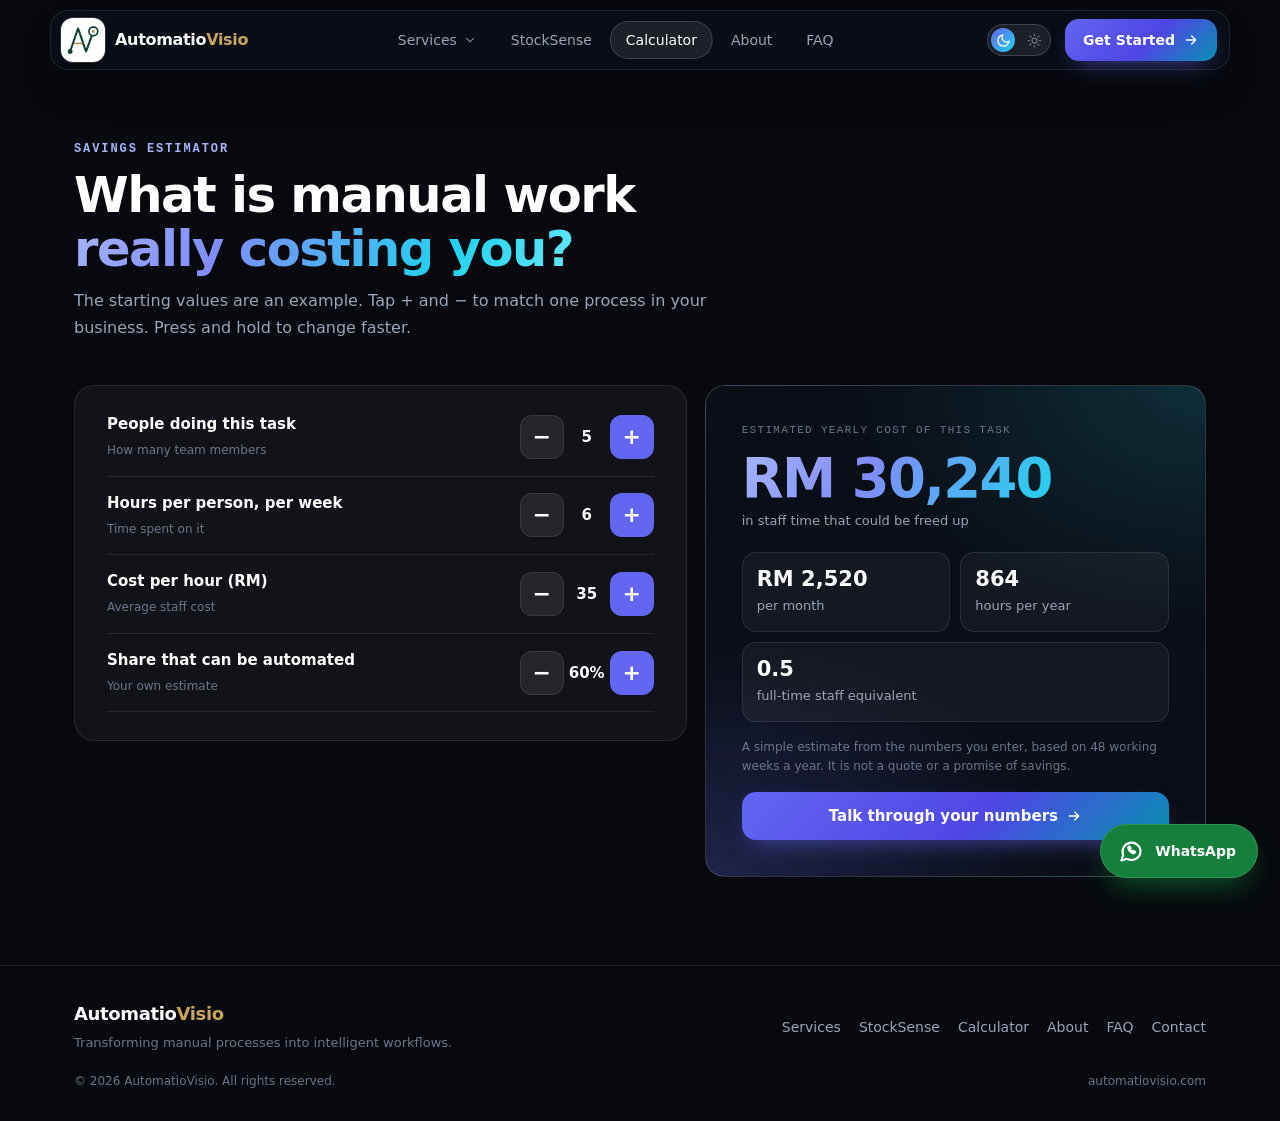
<file: calculator.html>
<!DOCTYPE html>
<html lang="en">
<head>
  <meta charset="UTF-8">
  <meta name="viewport" content="width=device-width, initial-scale=1.0, viewport-fit=cover">
  <title>Savings calculator | AutomatioVisio</title>
  <meta name="description" content="Estimate how much staff time and money a manual process costs your business every year, based on your own numbers.">
  <meta name="theme-color" content="#07090E">
  <meta property="og:type" content="website">
  <meta property="og:site_name" content="AutomatioVisio">
  <meta property="og:title" content="Savings calculator | AutomatioVisio">
  <meta property="og:description" content="Estimate how much staff time and money a manual process costs your business every year, based on your own numbers.">
  <link rel="icon" href="data:image/svg+xml,%3Csvg%20xmlns%3D%27http%3A//www.w3.org/2000/svg%27%20viewBox%3D%270%200%2064%2064%27%3E%3Crect%20width%3D%2764%27%20height%3D%2764%27%20rx%3D%2714%27%20fill%3D%27%23083828%27/%3E%3Ctext%20x%3D%2732%27%20y%3D%2743%27%20font-family%3D%27Arial%2CHelvetica%2Csans-serif%27%20font-size%3D%2730%27%20font-weight%3D%27700%27%20fill%3D%27%23c9a45e%27%20text-anchor%3D%27middle%27%3EAV%3C/text%3E%3C/svg%3E">
  <script>try{if(localStorage.getItem("av-theme")==="light")document.documentElement.classList.add("light")}catch(e){}</script>
  <style>/* =========================================================
   AutomatioVisio — styles.css
   Mobile-first · system fonts · light on phones
   ========================================================= */

/* ---------- Night mode (default) ---------- */
:root {
  --bg: #07090e; --surface: #0d121c;
  --card: rgba(255, 255, 255, 0.045); --card-2: rgba(255, 255, 255, 0.08); --inset: rgba(0, 0, 0, 0.28);
  --ink: #ffffff; --text: #e6eaf2; --muted: #9aa4b8; --dim: #6b7589;
  --line: rgba(255, 255, 255, 0.09); --line-2: rgba(255, 255, 255, 0.16);
  --indigo: #6366f1; --indigo-2: #818cf8; --cyan: #22d3ee; --green: #34d399; --amber: #fbbf24; --red: #f87171;
  --c-indigo: #a5b4fc; --c-cyan: #67e8f9; --c-green: #6ee7b7; --c-amber: #fcd34d; --c-red: #fca5a5;
  --gold: #c9a45e; --wa: #15803d;
  --grad: linear-gradient(120deg, #a5b4fc 0%, #818cf8 30%, #22d3ee 75%, #67e8f9 100%);
  --grad-btn: linear-gradient(135deg, #6366f1 0%, #4f46e5 55%, #0891b2 100%);
  --nav: rgba(12, 16, 25, 0.96);
  --card-shadow: none; --shadow: 0 20px 50px -24px rgba(0, 0, 0, 0.8);
  --hero-a: rgba(79, 70, 229, 0.24); --hero-b: rgba(6, 182, 212, 0.14);
  --ease: cubic-bezier(0.2, 0.8, 0.2, 1); --radius: 20px;
  --font: system-ui, -apple-system, "Segoe UI", Roboto, "Helvetica Neue", Arial, sans-serif;
  --mono: ui-monospace, SFMono-Regular, Menlo, Consolas, monospace;
  color-scheme: dark;
}

/* ---------- Day mode ---------- */
html.light {
  --bg: #f3f5fb; --surface: #ffffff; --card: #ffffff; --card-2: #eef1f9; --inset: #eef1f9;
  --ink: #0a0f1f; --text: #1e293b; --muted: #4f5d75; --dim: #8a94a8;
  --line: rgba(15, 23, 42, 0.09); --line-2: rgba(15, 23, 42, 0.16);
  --c-indigo: #4f46e5; --c-cyan: #0e7490; --c-green: #047857; --c-amber: #b45309; --c-red: #b91c1c;
  --gold: #9a6f2a;
  --grad: linear-gradient(120deg, #4f46e5 0%, #6366f1 30%, #0891b2 75%, #06b6d4 100%);
  --nav: rgba(255, 255, 255, 0.96);
  --card-shadow: 0 12px 32px -22px rgba(30, 41, 99, 0.4); --shadow: 0 18px 44px -26px rgba(30, 41, 99, 0.4);
  --hero-a: rgba(99, 102, 241, 0.18); --hero-b: rgba(34, 211, 238, 0.2);
  color-scheme: light;
}

/* Dark "device" panels (planner, phone, result) stay dark in day mode */
.dk {
  --card: rgba(255, 255, 255, 0.045); --card-2: rgba(255, 255, 255, 0.08); --inset: rgba(0, 0, 0, 0.3);
  --ink: #ffffff; --text: #e6eaf2; --muted: #9aa4b8; --dim: #6b7589;
  --line: rgba(255, 255, 255, 0.09); --line-2: rgba(255, 255, 255, 0.16);
  --c-indigo: #a5b4fc; --c-cyan: #67e8f9; --c-green: #6ee7b7; --c-amber: #fcd34d; --c-red: #fca5a5;
  --grad: linear-gradient(120deg, #a5b4fc 0%, #818cf8 30%, #22d3ee 75%, #67e8f9 100%);
  color: var(--text); color-scheme: dark;
}

/* ---------- Base ---------- */
*, *::before, *::after { box-sizing: border-box; margin: 0; padding: 0; }
html { -webkit-text-size-adjust: 100%; }
body { font-family: var(--font); background: var(--bg); color: var(--text); line-height: 1.6; overflow-x: hidden; -webkit-font-smoothing: antialiased; }
a { color: inherit; text-decoration: none; -webkit-tap-highlight-color: transparent; }
button { font: inherit; color: inherit; background: none; border: 0; cursor: pointer; touch-action: manipulation; -webkit-tap-highlight-color: transparent; }
input, select, textarea { font: inherit; color: inherit; }
svg { display: block; width: 20px; height: 20px; flex-shrink: 0; fill: none; stroke: currentColor; stroke-width: 1.8; stroke-linecap: round; stroke-linejoin: round; }
.btn .i, .to-top .i, .tt-moon .i, .tt-sun .i { stroke-width: 2; }
ul, ol { list-style: none; }
:focus-visible { outline: 2px solid var(--cyan); outline-offset: 3px; border-radius: 8px; }
::selection { background: rgba(99, 102, 241, 0.5); color: #fff; }

.skip { position: fixed; left: 12px; top: -64px; z-index: 200; padding: 10px 16px; border-radius: 10px; background: var(--ink); color: var(--bg); font-weight: 600; transition: top 0.2s; }
.skip:focus { top: 12px; }
.progress { position: fixed; top: 0; left: 0; right: 0; height: 3px; z-index: 90; background: linear-gradient(90deg, var(--indigo-2), var(--cyan)); transform: scaleX(0); transform-origin: left; pointer-events: none; }

.container { width: 100%; max-width: 1180px; margin: 0 auto; padding: 0 18px; }
.container.narrow { max-width: 820px; }
.grad { background: var(--grad); -webkit-background-clip: text; background-clip: text; color: transparent; }
.mono-label { font-family: var(--mono); font-size: 11px; letter-spacing: 0.12em; text-transform: uppercase; color: var(--dim); }

/* ---------- Sections ---------- */
.section { padding: 60px 0; scroll-margin-top: 16px; }
.sec-head { margin-bottom: 28px; }
.eyebrow { font-family: var(--mono); font-size: 12px; font-weight: 600; letter-spacing: 0.16em; text-transform: uppercase; color: var(--c-indigo); }
h1, h2, h3 { color: var(--ink); text-wrap: balance; }
h2 { margin-top: 10px; font-size: clamp(1.75rem, 6.6vw, 2.6rem); font-weight: 800; line-height: 1.1; letter-spacing: -0.03em; }
.sub { margin-top: 12px; font-size: 16px; line-height: 1.65; color: var(--muted); max-width: 40rem; }

/* ---------- Buttons ---------- */
.btn { display: inline-flex; align-items: center; justify-content: center; gap: 8px; min-height: 48px; padding: 0 24px; border-radius: 14px; font-size: 15px; font-weight: 600; color: #fff; white-space: nowrap; transition: transform 0.15s, filter 0.2s; }
.btn .i { width: 16px; height: 16px; }
.btn:active { transform: scale(0.98); }
.btn:disabled { opacity: 0.7; cursor: wait; }
.btn-primary { background: var(--grad-btn); box-shadow: 0 10px 26px -12px rgba(99, 102, 241, 0.8); }
.btn-ghost { color: var(--ink); background: var(--card); border: 1px solid var(--line-2); box-shadow: var(--card-shadow); }
.btn-wa { background: var(--wa); box-shadow: 0 10px 26px -14px rgba(21, 128, 61, 0.9); }
.btn-wa .i { width: 18px; height: 18px; }
.btn.sm { min-height: 42px; padding: 0 18px; font-size: 14px; }
.btn.block { width: 100%; }

/* ---------- Chips, tags, pills ---------- */
.chip { display: inline-flex; align-items: center; padding: 3px 10px; border-radius: 999px; font-size: 11px; font-weight: 600; white-space: nowrap; border: 1px solid transparent; }
.chip-cyan { background: rgba(34, 211, 238, 0.12); color: var(--c-cyan); border-color: rgba(34, 211, 238, 0.3); }
.chip-green { background: rgba(52, 211, 153, 0.12); color: var(--c-green); border-color: rgba(52, 211, 153, 0.3); }
.chip-red { background: rgba(248, 113, 113, 0.1); color: var(--c-red); border-color: rgba(248, 113, 113, 0.3); }
.chip-gold { background: rgba(201, 164, 94, 0.14); color: var(--gold); border-color: rgba(201, 164, 94, 0.4); }
.tag { display: inline-flex; align-self: flex-start; padding: 4px 11px; border-radius: 999px; font: 600 11px/1.5 var(--mono); letter-spacing: 0.04em; border: 1px solid transparent; }
.t-indigo { background: rgba(99, 102, 241, 0.13); color: var(--c-indigo); border-color: rgba(129, 140, 248, 0.3); }
.t-cyan { background: rgba(34, 211, 238, 0.11); color: var(--c-cyan); border-color: rgba(34, 211, 238, 0.32); }
.t-green { background: rgba(52, 211, 153, 0.11); color: var(--c-green); border-color: rgba(52, 211, 153, 0.32); }
.t-gold { background: rgba(201, 164, 94, 0.14); color: var(--gold); border-color: rgba(201, 164, 94, 0.4); }
.pills { display: flex; flex-wrap: wrap; gap: 8px; }
.pills span { padding: 5px 12px; border-radius: 999px; font-size: 12px; color: var(--muted); background: var(--card); border: 1px solid var(--line); }
.fi { width: 42px; height: 42px; flex-shrink: 0; display: grid; place-items: center; border-radius: 12px; }
.fi.i { background: rgba(99, 102, 241, 0.15); color: var(--c-indigo); }
.fi.c { background: rgba(34, 211, 238, 0.13); color: var(--c-cyan); }
.fi.g { background: rgba(52, 211, 153, 0.13); color: var(--c-green); }
.fi.a { background: rgba(201, 164, 94, 0.16); color: var(--gold); }

/* ---------- Header / navigation ---------- */
/* The header never catches touches itself: only the bar and an OPEN menu do. */
.header { position: fixed; top: 0; left: 0; right: 0; z-index: 50; padding: 10px 10px 0; pointer-events: none; }
.nav { pointer-events: auto; display: flex; align-items: center; gap: 8px; height: 60px; max-width: 1180px; margin: 0 auto; padding: 0 8px 0 9px; border-radius: 18px; background: var(--nav); border: 1px solid var(--line); box-shadow: var(--shadow); }

.brand { display: inline-flex; align-items: center; gap: 10px; min-height: 44px; min-width: 0; margin-right: auto; border-radius: 12px; }
.brand-mark { display: block; width: 42px; height: 42px; flex-shrink: 0; border-radius: 12px; background: #fff url("[data-uri]") center / cover no-repeat; box-shadow: 0 0 0 1px rgba(255, 255, 255, 0.14), 0 8px 18px -10px rgba(0, 0, 0, 0.7); }
html.light .brand-mark { box-shadow: 0 0 0 1px rgba(15, 23, 42, 0.14), 0 8px 18px -10px rgba(30, 41, 99, 0.35); }
.brand-name { font-weight: 700; font-size: 16px; letter-spacing: -0.02em; color: var(--ink); white-space: nowrap; }
.brand-name span { color: var(--gold); }

.nav-links, .nav-cta { display: none; }
.nav-actions { display: flex; align-items: center; gap: 8px; flex-shrink: 0; }

.menu-btn { width: 44px; height: 44px; border-radius: 12px; border: 1px solid var(--line-2); background: var(--card); display: flex; flex-direction: column; align-items: center; justify-content: center; gap: 4px; }
.menu-btn i { display: block; width: 18px; height: 2px; border-radius: 2px; background: var(--ink); transition: transform 0.25s, opacity 0.25s; }
.menu-btn.open i:nth-child(1) { transform: translateY(6px) rotate(45deg); }
.menu-btn.open i:nth-child(2) { opacity: 0; }
.menu-btn.open i:nth-child(3) { transform: translateY(-6px) rotate(-45deg); }

.menu { pointer-events: none; visibility: hidden; opacity: 0; transform: translateY(-6px); transition: opacity 0.18s, transform 0.18s, visibility 0s 0.18s; display: grid; gap: 2px; max-width: 1180px; margin: 8px auto 0; padding: 8px; max-height: calc(100vh - 92px); max-height: calc(100dvh - 92px); overflow-y: auto; overscroll-behavior: contain; border-radius: 18px; background: var(--surface); border: 1px solid var(--line); box-shadow: var(--shadow); }
.menu.open { pointer-events: auto; visibility: visible; opacity: 1; transform: none; transition-delay: 0s; }
.m-group { padding: 10px 14px 4px; font: 600 11px var(--mono); letter-spacing: 0.14em; text-transform: uppercase; color: var(--dim); }
.m-link { display: flex; align-items: center; gap: 12px; min-height: 48px; padding: 0 14px; border-radius: 12px; font-size: 15px; font-weight: 500; color: var(--text); }
.m-link:active { background: var(--card-2); }
.m-link .fi { width: 32px; height: 32px; border-radius: 9px; }
.m-link .fi .i { width: 17px; height: 17px; }
.menu .btn { margin-top: 6px; }

/* Day / night switch: compact icon button on phones */
.theme-toggle { position: relative; width: 44px; height: 44px; border-radius: 12px; border: 1px solid var(--line-2); background: var(--card); display: grid; place-items: center; }
.tt-track { position: relative; display: grid; place-items: center; width: 20px; height: 20px; }
.tt-moon, .tt-sun { grid-area: 1 / 1; display: grid; place-items: center; transition: opacity 0.2s, transform 0.3s var(--ease); }
.tt-moon .i, .tt-sun .i { width: 20px; height: 20px; }
.tt-moon { color: var(--c-indigo); }
.tt-sun { color: #f59e0b; opacity: 0; transform: rotate(-60deg) scale(0.6); }
html.light .tt-moon { opacity: 0; transform: rotate(60deg) scale(0.6); }
html.light .tt-sun { opacity: 1; transform: none; }
.tt-knob { display: none; }

/* ---------- Hero ---------- */
.hero { position: relative; padding: 100px 0 44px; background: radial-gradient(460px 320px at 0 0, var(--hero-a), transparent 70%), radial-gradient(420px 300px at 100% 10%, var(--hero-b), transparent 70%); }
.hero-canvas { display: none; }
.hero-grid { position: relative; display: grid; gap: 30px; }
.hero-kicker { margin-bottom: 14px; color: var(--c-cyan); }
.hero-copy { container-type: inline-size; }
.hero-title { font-size: clamp(1.75rem, 8vw, 3.5rem); font-size: min(3.5rem, calc(100cqw / 10.6)); font-weight: 800; line-height: 1.05; letter-spacing: -0.035em; }
.lead { margin-top: 16px; max-width: 34rem; font-size: 17px; line-height: 1.65; color: var(--muted); }
.cta-row { margin-top: 24px; display: grid; gap: 10px; }

/* ---------- Process Planner ---------- */
.planner { min-width: 0; border-radius: 22px; overflow: hidden; background: linear-gradient(180deg, #111622, #0a0d14); border: 1px solid var(--line-2); box-shadow: var(--shadow); }
.c-bar { display: flex; align-items: center; justify-content: space-between; gap: 8px; padding: 12px 16px; border-bottom: 1px solid var(--line); }
.dots { display: flex; gap: 6px; }
.dots i { width: 9px; height: 9px; border-radius: 50%; background: rgba(255, 255, 255, 0.14); }
.pl-body { padding: 16px; display: grid; gap: 14px; }
.pl-chips { display: grid; grid-template-columns: repeat(3, minmax(0, 1fr)); gap: 6px; margin-top: 8px; }
.pl-chip { min-height: 42px; padding: 0 4px; border-radius: 12px; font-size: 12.5px; font-weight: 600; color: var(--muted); background: var(--card); border: 1px solid var(--line); transition: border-color 0.2s, background 0.2s, color 0.2s; }
.pl-chip.on { color: var(--ink); border-color: rgba(34, 211, 238, 0.55); background: linear-gradient(135deg, rgba(99, 102, 241, 0.28), rgba(34, 211, 238, 0.16)); }
.pl-top { display: flex; align-items: center; justify-content: space-between; gap: 10px; flex-wrap: wrap; }
.seg { display: inline-flex; padding: 3px; border-radius: 999px; background: var(--inset); border: 1px solid var(--line); }
.seg-btn { min-height: 38px; padding: 0 14px; border-radius: 999px; font-size: 12.5px; font-weight: 600; color: var(--muted); transition: background 0.2s, color 0.2s; }
.seg-btn.on { color: #fff; background: var(--grad-btn); }
.planner[data-mode="manual"] .seg-btn.on { background: linear-gradient(135deg, #b45309, #d97706); }
.pl-list { display: grid; gap: 8px; min-height: 116px; align-content: start; margin-top: 8px; }
.pl-list li { display: flex; gap: 10px; font-size: 13.5px; line-height: 1.45; color: var(--text); }
.pl-list li::before { content: ""; flex-shrink: 0; width: 7px; height: 7px; margin-top: 7px; border-radius: 50%; background: var(--cyan); }
.planner[data-mode="manual"] .pl-list li::before { background: var(--amber); }
.pl-fitrow { display: grid; gap: 8px; }
.pl-fit { display: flex; flex-wrap: wrap; gap: 6px; }
.fit { padding: 4px 10px; border-radius: 999px; font: 600 11px var(--mono); color: var(--c-cyan); background: rgba(34, 211, 238, 0.1); border: 1px solid rgba(34, 211, 238, 0.3); }
.pl-note { text-align: center; font-size: 11.5px; color: var(--dim); }

/* ---------- Workflow flow (planner + services page) ---------- */
.flow { container-type: inline-size; position: relative; margin: 16px 0 4px; padding: 14px 6px; display: grid; grid-template-columns: repeat(5, minmax(0, 1fr)); gap: 2px; border-radius: 16px; background: var(--inset); border: 1px solid var(--line); }
.flow::before { content: ""; position: absolute; left: calc(6px + 10cqw); right: calc(6px + 10cqw); top: 33px; height: 2px; background: linear-gradient(90deg, rgba(129, 140, 248, 0.45), rgba(34, 211, 238, 0.45)); }
.flow::after { content: ""; position: absolute; top: 29px; left: calc(6px + 10cqw - 5px); width: 10px; height: 10px; border-radius: 50%; background: var(--cyan); box-shadow: 0 0 10px 2px rgba(34, 211, 238, 0.55); opacity: 0; pointer-events: none; }
.f-node { position: relative; text-align: center; }
.f-node span { position: relative; display: grid; place-items: center; width: 38px; height: 38px; margin: 0 auto; border-radius: 12px; background: var(--surface); border: 1px solid var(--line-2); color: var(--c-indigo); }
.f-node .i { width: 18px; height: 18px; }
.f-node p { margin-top: 7px; font-size: 10.5px; font-weight: 600; line-height: 1.25; color: var(--text); }
.f-node:nth-child(4) span { color: var(--c-cyan); }
.f-node:nth-child(5) span { color: var(--c-green); }
.pl-flow { margin: 0; }
.pl-flow .f-node p { min-height: 2.5em; }
.pl-flow .f-node { animation: av-pop 0.4s var(--ease) both; animation-delay: calc(var(--i, 0) * 70ms); }
.flow.play[data-mode="auto"]::after { animation: av-dot 5s linear infinite; }
.flow.play[data-mode="auto"] .f-node span { animation: av-node 5s linear infinite; }
.flow.play[data-mode="auto"] .f-node:nth-child(1) span { animation-delay: 0.2s; }
.flow.play[data-mode="auto"] .f-node:nth-child(2) span { animation-delay: 1.1s; }
.flow.play[data-mode="auto"] .f-node:nth-child(3) span { animation-delay: 2s; }
.flow.play[data-mode="auto"] .f-node:nth-child(4) span { animation-delay: 2.9s; }
.flow.play[data-mode="auto"] .f-node:nth-child(5) span { animation-delay: 3.8s; }
/* "Today" view: dashed amber steps with a blinking warning */
.flow[data-mode="manual"]::before { background: repeating-linear-gradient(90deg, rgba(251, 191, 36, 0.55) 0 6px, transparent 6px 12px); }
.flow[data-mode="manual"] .f-node span { color: var(--c-amber); border-style: dashed; border-color: rgba(251, 191, 36, 0.42); }
.flow[data-mode="manual"] .f-node:nth-child(4) span::after { content: "!"; position: absolute; top: -6px; right: -6px; width: 16px; height: 16px; border-radius: 50%; background: var(--amber); color: #1a1200; font: 700 10px/16px var(--mono); text-align: center; }
.flow.play[data-mode="manual"] .f-node:nth-child(4) span::after { animation: av-blink 1.3s ease-in-out infinite; }
@keyframes av-pop { from { opacity: 0; transform: translateY(6px) scale(0.94); } to { opacity: 1; transform: none; } }
@keyframes av-dot { 0% { opacity: 0; transform: translateX(0); } 4% { opacity: 1; transform: translateX(0); } 76% { opacity: 1; transform: translateX(80cqw); } 82%, 100% { opacity: 0; transform: translateX(80cqw); } }
@keyframes av-node { 0%, 100% { border-color: var(--line-2); box-shadow: 0 0 0 0 rgba(34, 211, 238, 0); } 3%, 14% { border-color: var(--cyan); box-shadow: 0 0 0 4px rgba(34, 211, 238, 0.18); } 28% { border-color: var(--line-2); box-shadow: 0 0 0 0 rgba(34, 211, 238, 0); } }
@keyframes av-blink { 0%, 100% { opacity: 1; transform: scale(1); } 50% { opacity: 0.35; transform: scale(0.85); } }

/* ---------- Service cards ---------- */
.cards4 { display: grid; gap: 14px; }
.card { display: flex; flex-direction: column; padding: 22px; border-radius: var(--radius); background: var(--card); border: 1px solid var(--line); box-shadow: var(--card-shadow); }
.svc-card .fi { width: 48px; height: 48px; }
.svc-card .tag { margin-top: 16px; }
.card h3 { margin-top: 12px; font-size: 20px; font-weight: 700; line-height: 1.25; letter-spacing: -0.02em; }
.card > p { margin-top: 8px; font-size: 15px; line-height: 1.65; color: var(--muted); }
.card .pills { padding-top: 16px; }
.more { margin-top: auto; padding-top: 18px; display: inline-flex; align-items: center; gap: 6px; font-size: 14px; font-weight: 600; color: var(--c-indigo); }
.more .i { width: 14px; height: 14px; transition: transform 0.2s; }
.note-line { margin-top: 20px; text-align: center; font-size: 14px; line-height: 1.7; color: var(--muted); }

/* ---------- Featured product ---------- */
.spot { display: grid; gap: 26px; padding: 22px; border-radius: 24px; border: 1px solid var(--line-2); background: radial-gradient(420px 260px at 100% 0, rgba(201, 164, 94, 0.14), transparent 70%), radial-gradient(420px 300px at 0 100%, rgba(79, 70, 229, 0.14), transparent 70%), var(--surface); box-shadow: var(--card-shadow); }
.spot h2 { font-size: clamp(2.2rem, 9vw, 3.2rem); }
.tagline { margin-top: 4px; font-size: 19px; font-weight: 500; line-height: 1.35; color: var(--muted); letter-spacing: -0.01em; }
.spot-text { margin-top: 14px; font-size: 16px; line-height: 1.7; color: var(--muted); }
.features { margin-top: 22px; display: grid; gap: 16px; }
.features li { display: flex; gap: 14px; align-items: flex-start; }
.features b { display: block; font-size: 15px; color: var(--ink); }
.features span { font-size: 14px; color: var(--muted); }
.spot .btn { margin-top: 24px; }
.phone-wrap { display: flex; flex-direction: column; align-items: center; gap: 16px; min-width: 0; }
.phone { width: 100%; max-width: 320px; padding: 10px; border-radius: 40px; background: linear-gradient(180deg, #1c2335, #0d1119); border: 1px solid rgba(255, 255, 255, 0.16); position: relative; }
.notch { position: absolute; top: 20px; left: 50%; transform: translateX(-50%); width: 86px; height: 22px; border-radius: 999px; background: #000; z-index: 2; }
.screen { border-radius: 30px; background: #080b12; padding: 48px 14px 16px; }
.app-head { display: flex; align-items: flex-start; justify-content: space-between; }
.app-title { margin-top: 2px; font-size: 15px; font-weight: 700; color: var(--ink); }
.app-progress { margin-top: 14px; height: 6px; border-radius: 6px; background: var(--card-2); overflow: hidden; }
.app-progress i { display: block; height: 100%; border-radius: 6px; background: linear-gradient(90deg, var(--indigo), var(--cyan)); transform-origin: left; transform: scaleX(0.66); transition: transform 0.3s var(--ease); }
.app-progress-text { margin-top: 6px; font-size: 11px; color: var(--dim); }
.items { margin-top: 12px; display: grid; gap: 8px; }
.item { display: flex; align-items: center; justify-content: space-between; gap: 8px; padding: 10px; border-radius: 16px; background: var(--card); border: 1px solid var(--line); }
.item.active { border-color: rgba(34, 211, 238, 0.4); background: rgba(34, 211, 238, 0.06); }
.item-name { font-size: 13px; font-weight: 600; color: var(--ink); }
.item-unit { font-size: 11px; color: var(--dim); }
.item-unit.c { color: var(--cyan); }
.photo { width: 100%; margin-top: 10px; min-height: 48px; display: flex; align-items: center; gap: 10px; padding: 8px 12px; border-radius: 16px; border: 1px dashed rgba(255, 255, 255, 0.2); font-size: 12px; color: var(--muted); text-align: left; }
.photo.done { border-style: solid; border-color: rgba(52, 211, 153, 0.45); background: rgba(52, 211, 153, 0.07); color: #d1fae5; }
.photo-ic { display: grid; place-items: center; width: 30px; height: 30px; border-radius: 9px; background: var(--card-2); color: var(--cyan); flex-shrink: 0; }
.photo-ic .i { width: 16px; height: 16px; }
.photo em { margin-left: auto; font-style: normal; font-weight: 700; color: var(--green); }
.submit { width: 100%; margin-top: 10px; }
.submit.sent { background: linear-gradient(135deg, #059669, #0891b2); }
.try-hint { display: flex; align-items: center; gap: 8px; font-size: 13px; color: var(--muted); }
.try-hint .mono-label { color: var(--c-cyan); }

/* +/- stepper */
.stepper { display: inline-flex; align-items: center; gap: 4px; flex-shrink: 0; }
.st-btn { width: 44px; height: 44px; border-radius: 12px; display: grid; place-items: center; font-size: 22px; font-weight: 600; line-height: 1; color: var(--ink); background: var(--card-2); border: 1px solid var(--line); user-select: none; -webkit-user-select: none; -webkit-touch-callout: none; }
.st-btn.plus { background: var(--indigo); border-color: transparent; color: #fff; }
.st-btn:active { transform: scale(0.94); }
.st-btn.off { opacity: 0.35; }
.st-val { min-width: 38px; text-align: center; font-weight: 700; font-size: 15px; color: var(--ink); font-variant-numeric: tabular-nums; }

/* ---------- Who we are ---------- */
.statement { max-width: 46rem; font-size: clamp(1.15rem, 4vw, 1.5rem); line-height: 1.5; font-weight: 500; letter-spacing: -0.01em; color: var(--text); }
.statement b { color: var(--ink); }
.who { display: grid; gap: 14px; margin-top: 26px; }
.who .card h3 { margin-top: 14px; font-size: 18px; }

/* ---------- Call-to-action band ---------- */
.band { display: grid; gap: 16px; padding: 22px; border-radius: var(--radius); border: 1px solid var(--line-2); background: linear-gradient(135deg, rgba(99, 102, 241, 0.16), rgba(34, 211, 238, 0.1)), var(--surface); }
.band h2 { margin-top: 0; font-size: clamp(1.4rem, 5.4vw, 1.9rem); }
.band p { margin-top: 6px; font-size: 15px; color: var(--muted); }
.band-wrap { margin-top: 36px; }

/* ---------- Contact ---------- */
.contact { display: grid; gap: 24px; padding: 22px; border-radius: 24px; border: 1px solid var(--line-2); background: var(--surface); box-shadow: var(--card-shadow); }
.opts { margin-top: 22px; display: grid; gap: 10px; }
.opt { display: flex; align-items: center; gap: 14px; min-height: 64px; padding: 12px 16px; border-radius: 16px; background: var(--card); border: 1px solid var(--line-2); }
.opt b { display: block; font-size: 15px; color: var(--ink); }
.opt small { font-size: 13px; color: var(--muted); word-break: break-all; }
.opt-wa .fi { background: rgba(21, 128, 61, 0.2); color: #4ade80; }
html.light .opt-wa .fi { color: #15803d; }
.form { display: grid; gap: 14px; }
.input label { display: block; margin-bottom: 6px; font-size: 13px; font-weight: 500; color: var(--text); }
.input input, .input select, .input textarea { width: 100%; min-height: 48px; padding: 12px 14px; border-radius: 12px; font-size: 16px; color: var(--ink); background: var(--card); border: 1px solid var(--line-2); outline: none; }
.input select { appearance: none; -webkit-appearance: none; cursor: pointer; padding-right: 38px; background-image: linear-gradient(45deg, transparent 50%, #8c96a8 50%), linear-gradient(135deg, #8c96a8 50%, transparent 50%); background-position: calc(100% - 20px) 55%, calc(100% - 15px) 55%; background-size: 5px 5px; background-repeat: no-repeat; }
.input select option { background: var(--surface); color: var(--ink); }
.input textarea { min-height: 110px; resize: vertical; }
.input input::placeholder, .input textarea::placeholder { color: var(--dim); }
.input input:focus, .input select:focus, .input textarea:focus { border-color: rgba(129, 140, 248, 0.8); box-shadow: 0 0 0 4px rgba(99, 102, 241, 0.16); }
.input .invalid { border-color: rgba(248, 113, 113, 0.9); }
.form-error { font-size: 13px; color: var(--c-red); }
.form-error:empty { display: none; }
.form-note { text-align: center; font-size: 12px; color: var(--dim); }

/* ---------- Inner pages ---------- */
.page-hero { padding: 108px 0 8px; }
.page-hero h1 { margin-top: 10px; font-size: clamp(2rem, 8vw, 3.1rem); font-weight: 800; line-height: 1.08; letter-spacing: -0.03em; }

/* Calculator */
.calc { display: grid; gap: 14px; }
.calc-inputs { padding: 8px 20px 20px; border-radius: var(--radius); background: var(--card); border: 1px solid var(--line); box-shadow: var(--card-shadow); }
.field { display: flex; flex-wrap: wrap; align-items: center; justify-content: space-between; gap: 8px 12px; padding: 14px 0; border-bottom: 1px solid var(--line); }
.field > div:first-child { flex: 1 1 150px; min-width: 0; }
.field b { display: block; font-size: 15px; font-weight: 600; color: var(--ink); }
.field small { font-size: 12px; color: var(--dim); }
.calc-bar { position: sticky; bottom: 12px; z-index: 5; margin-top: 16px; display: flex; align-items: center; justify-content: space-between; gap: 10px; padding: 12px 78px 12px 16px; border-radius: 14px; background: #0a0e16; border: 1px solid var(--line-2); box-shadow: 0 12px 30px -12px rgba(0, 0, 0, 0.6); }
.calc-bar .mono-label { font-size: 10px; white-space: nowrap; }
.calc-bar strong { font-size: 18px; color: var(--ink); font-variant-numeric: tabular-nums; white-space: nowrap; }
.calc-result { padding: 22px; border-radius: var(--radius); border: 1px solid var(--line-2); background: radial-gradient(120% 80% at 100% 0, rgba(34, 211, 238, 0.16), transparent 60%), radial-gradient(120% 80% at 0 100%, rgba(99, 102, 241, 0.24), transparent 60%), #0a0e16; }
.result-num { margin-top: 10px; font-size: clamp(2.2rem, 10vw, 3.4rem); font-weight: 800; line-height: 1.05; letter-spacing: -0.03em; font-variant-numeric: tabular-nums; }
.result-label { margin-top: 4px; font-size: 13px; color: var(--muted); }
.result-grid { margin-top: 20px; display: grid; grid-template-columns: 1fr 1fr; gap: 10px; }
.result-grid > div { padding: 14px; border-radius: 14px; background: var(--card); border: 1px solid var(--line); }
.result-grid > div:last-child { grid-column: span 2; }
.result-mid { font-size: 21px; font-weight: 700; color: var(--ink); font-variant-numeric: tabular-nums; line-height: 1.2; }
.calc-note { margin: 16px 0; font-size: 12px; line-height: 1.6; color: var(--dim); }

/* About */
.compare { display: grid; gap: 14px; }
.cmp { padding: 22px; border-radius: var(--radius); border: 1px solid var(--line); background: var(--card); box-shadow: var(--card-shadow); }
.cmp.bad { background: linear-gradient(180deg, rgba(248, 113, 113, 0.07), var(--card)); }
.cmp.good { border-color: rgba(52, 211, 153, 0.35); background: linear-gradient(180deg, rgba(52, 211, 153, 0.09), var(--card)); }
.cmp h3 { margin-top: 12px; font-size: 20px; }
.cmp ul { margin-top: 16px; display: grid; gap: 10px; }
.cmp li { display: flex; gap: 10px; align-items: flex-start; font-size: 15px; color: var(--text); }
.mark { width: 24px; height: 24px; flex-shrink: 0; display: grid; place-items: center; border-radius: 8px; font-size: 12px; font-weight: 700; }
.bad .mark { background: rgba(248, 113, 113, 0.14); color: var(--c-red); }
.good .mark { background: rgba(52, 211, 153, 0.16); color: var(--c-green); }
.steps { display: grid; gap: 12px; }
.step { display: flex; gap: 16px; padding: 18px; border-radius: var(--radius); background: var(--card); border: 1px solid var(--line); box-shadow: var(--card-shadow); }
.step-num { width: 44px; height: 44px; flex-shrink: 0; display: grid; place-items: center; border-radius: 14px; font: 600 14px var(--mono); color: var(--ink); background: var(--card-2); border: 1px solid var(--line-2); }
.step h3 { font-size: 17px; }
.step p { margin-top: 4px; font-size: 14.5px; color: var(--muted); }
.mini-offers { display: grid; gap: 10px; margin-top: 22px; }
.offer { display: flex; align-items: center; gap: 14px; padding: 14px 16px; border-radius: 16px; background: var(--card); border: 1px solid var(--line); box-shadow: var(--card-shadow); }
.offer b { display: block; font-size: 15px; color: var(--ink); }
.offer small { font-size: 13px; color: var(--muted); }

/* Services page */
.jumpbar { display: flex; flex-wrap: wrap; gap: 8px; margin-top: 22px; }
.jump { display: inline-flex; align-items: center; min-height: 40px; padding: 0 14px; border-radius: 999px; font-size: 13px; font-weight: 600; color: var(--muted); background: var(--card); border: 1px solid var(--line-2); }
.jump:active { background: var(--card-2); color: var(--ink); }
.svc { padding: 52px 0; border-top: 1px solid var(--line); scroll-margin-top: 36px; }
.svc-grid { display: grid; gap: 26px; }
.svc-head { display: flex; align-items: center; gap: 12px; }
.svc-head .fi { width: 48px; height: 48px; }
.svc h2 { margin-top: 14px; font-size: clamp(1.6rem, 6vw, 2.2rem); }
.svc-lead { margin-top: 12px; font-size: 16.5px; line-height: 1.7; color: var(--muted); }
.svc-cols { display: grid; gap: 12px; margin-top: 22px; }
.svc-col { padding: 18px; border-radius: 16px; background: var(--card); border: 1px solid var(--line); box-shadow: var(--card-shadow); }
.svc-col h3 { font: 600 12px var(--mono); letter-spacing: 0.12em; text-transform: uppercase; color: var(--c-indigo); }
.svc-col ul { margin-top: 12px; display: grid; gap: 9px; }
.svc-col li { display: flex; gap: 10px; font-size: 14.5px; line-height: 1.5; color: var(--text); }
.svc-col li::before { content: "✓"; flex-shrink: 0; color: var(--c-green); font-weight: 700; }
.svc-col p { margin-top: 10px; font-size: 14.5px; line-height: 1.6; color: var(--muted); }
.svc .cta-row { margin-top: 22px; }
.svc-vis { min-width: 0; }
.vis-label { margin-bottom: 10px; }
.browser, .sysmock { border-radius: 16px; overflow: hidden; background: var(--surface); border: 1px solid var(--line-2); box-shadow: var(--card-shadow); }
.br-bar { display: flex; align-items: center; gap: 6px; padding: 10px 12px; border-bottom: 1px solid var(--line); }
.br-bar i { width: 8px; height: 8px; border-radius: 50%; background: var(--line-2); }
.br-url { margin-left: 8px; flex: 1; height: 18px; border-radius: 9px; background: var(--inset); font: 10px/18px var(--mono); color: var(--dim); padding: 0 10px; overflow: hidden; white-space: nowrap; }
.br-body { padding: 14px; display: grid; gap: 10px; }
.sk { border-radius: 8px; background: var(--card-2); }
.sk.h { height: 78px; background: linear-gradient(135deg, rgba(99, 102, 241, 0.35), rgba(34, 211, 238, 0.2)); }
.sk.l { height: 10px; } .sk.l.s { width: 60%; }
.br-cards { display: grid; grid-template-columns: repeat(3, 1fr); gap: 8px; }
.br-cards .sk { height: 48px; }
.br-form { display: flex; gap: 8px; }
.br-form .sk { flex: 1; height: 32px; }
.br-btn { width: 84px; height: 32px; border-radius: 8px; background: var(--grad-btn); }
.sysmock { display: grid; grid-template-columns: 58px minmax(0, 1fr); }
.sys-side { padding: 12px 8px; display: grid; gap: 8px; align-content: start; background: var(--inset); border-right: 1px solid var(--line); }
.sys-side i { height: 28px; border-radius: 8px; background: var(--card-2); }
.sys-side i:first-child { background: rgba(99, 102, 241, 0.45); }
.sys-main { padding: 12px; min-width: 0; }
.mini-table { display: grid; gap: 8px; padding: 8px; border-radius: 14px; background: var(--inset); border: 1px solid var(--line); }
.mini-table div { display: flex; align-items: center; justify-content: space-between; gap: 8px; padding: 9px 12px; border-radius: 10px; background: var(--surface); font: 12px var(--mono); color: var(--text); }
.mini-table em { font: 600 11px var(--font); padding: 2px 9px; border-radius: 999px; font-style: normal; white-space: nowrap; }
.s-green { background: rgba(52, 211, 153, 0.15); color: var(--c-green); }
.s-amber { background: rgba(251, 191, 36, 0.15); color: var(--c-amber); }
.s-indigo { background: rgba(99, 102, 241, 0.16); color: var(--c-indigo); }
.stock-vis { padding: 16px; border-radius: 16px; background: var(--surface); border: 1px solid var(--line-2); box-shadow: var(--card-shadow); }
.stock-vis .app-progress { margin: 12px 0 14px; }
.stock-vis .item { background: var(--card); }
.stock-vis .qty { font: 700 14px var(--mono); color: var(--ink); }
.stock-vis .tick { color: var(--green); font-weight: 700; }

/* FAQ */
.faq { display: grid; gap: 10px; }
.faq details { border-radius: 16px; background: var(--card); border: 1px solid var(--line); box-shadow: var(--card-shadow); }
.faq summary { list-style: none; cursor: pointer; min-height: 56px; padding: 14px 18px; display: flex; align-items: center; justify-content: space-between; gap: 14px; font-size: 15.5px; font-weight: 600; color: var(--ink); }
.faq summary::-webkit-details-marker { display: none; }
.faq summary::after { content: "+"; flex-shrink: 0; width: 28px; height: 28px; display: grid; place-items: center; border-radius: 8px; font-size: 18px; font-weight: 400; color: var(--c-indigo); background: rgba(99, 102, 241, 0.12); }
.faq details[open] summary::after { content: "–"; }
.faq details p { padding: 0 18px 18px; font-size: 15px; line-height: 1.7; color: var(--muted); }
.faq-nav { display: flex; flex-wrap: wrap; gap: 8px; }
.faq-group { margin-top: 34px; scroll-margin-top: 84px; }
.faq-group h2 { margin: 0 0 14px; font-size: clamp(1.3rem, 5vw, 1.7rem); letter-spacing: -0.02em; }
.faq-group h2 span { color: var(--c-indigo); font: 600 12px var(--mono); letter-spacing: 0.12em; margin-right: 10px; }

/* Single-column grids may never grow wider than the screen */
.hero-grid, .cards4, .spot, .contact, .calc, .compare, .steps, .who, .band, .form, .items, .svc-grid, .svc-cols { grid-template-columns: minmax(0, 1fr); }

/* ---------- Footer ---------- */
.footer { padding: 34px 0 30px; border-top: 1px solid var(--line); }
.f-grid { display: grid; gap: 18px; grid-template-columns: minmax(0, 1fr); }
.f-brand { display: inline-block; font-weight: 700; font-size: 18px; letter-spacing: -0.02em; color: var(--ink); }
.f-brand span { color: var(--gold); }
.f-tag { margin-top: 4px; font-size: 13px; color: var(--dim); max-width: 26rem; }
.f-links { display: flex; flex-wrap: wrap; gap: 4px 18px; }
.f-links a { display: inline-flex; align-items: center; min-height: 40px; font-size: 14px; color: var(--muted); }
.f-bottom { margin-top: 18px; display: flex; flex-direction: column; gap: 4px; font-size: 12px; color: var(--dim); }

/* ---------- Floating buttons ---------- */
.wa-fab { position: fixed; right: 14px; bottom: calc(16px + env(safe-area-inset-bottom)); z-index: 45; display: inline-flex; align-items: center; justify-content: center; gap: 10px; height: 54px; min-width: 54px; border-radius: 999px; background: var(--wa); color: #fff; box-shadow: 0 14px 30px -10px rgba(21, 128, 61, 0.75), 0 0 0 1px rgba(255, 255, 255, 0.14) inset; transition: transform 0.15s, filter 0.2s; }
.wa-fab .i { width: 27px; height: 27px; stroke-width: 1.9; }
.wa-fab span { display: none; font-size: 14px; font-weight: 600; }
.wa-fab:active { transform: scale(0.96); }
.to-top { position: fixed; right: 14px; bottom: calc(80px + env(safe-area-inset-bottom)); z-index: 44; width: 46px; height: 46px; border-radius: 14px; display: grid; place-items: center; color: var(--ink); background: var(--surface); border: 1px solid var(--line-2); box-shadow: var(--shadow); opacity: 0; visibility: hidden; pointer-events: none; transition: opacity 0.2s, visibility 0s 0.2s; }
.to-top.show { opacity: 1; visibility: visible; pointer-events: auto; transition-delay: 0s; }
.toast { position: fixed; left: 50%; bottom: calc(18px + env(safe-area-inset-bottom)); z-index: 120; max-width: calc(100% - 32px); padding: 13px 18px; border-radius: 14px; font-size: 14px; font-weight: 500; text-align: center; color: var(--ink); background: var(--surface); border: 1px solid rgba(52, 211, 153, 0.5); box-shadow: var(--shadow); transform: translate(-50%, 16px); opacity: 0; visibility: hidden; pointer-events: none; transition: opacity 0.25s, transform 0.25s, visibility 0s 0.25s; }
.toast.show { opacity: 1; visibility: visible; transform: translate(-50%, 0); transition-delay: 0s; }

/* =========================================================
   Larger screens
   ========================================================= */
@media (min-width: 640px) {
  .container { padding: 0 24px; }
  .cta-row { display: flex; flex-wrap: wrap; }
  .cards4 { grid-template-columns: repeat(2, minmax(0, 1fr)); }
  .band { grid-template-columns: 1fr auto; align-items: center; }
  .f-bottom { flex-direction: row; justify-content: space-between; }
  .svc-cols { grid-template-columns: repeat(2, minmax(0, 1fr)); }
  .svc-cols .svc-col:last-child { grid-column: span 2; }
}

@media (min-width: 900px) {
  .section { padding: 88px 0; }
  .sec-head { margin-bottom: 40px; }
  .hero { padding: 140px 0 80px; }
  .hero-grid { grid-template-columns: minmax(0, 1.05fr) minmax(0, 0.95fr); gap: 48px; align-items: center; }
  .spot { grid-template-columns: minmax(0, 1.1fr) minmax(0, 0.9fr); gap: 48px; align-items: center; padding: 48px; }
  .contact { grid-template-columns: minmax(0, 1fr) minmax(0, 1fr); gap: 48px; padding: 48px; }
  .calc { grid-template-columns: minmax(0, 1.1fr) minmax(0, 0.9fr); gap: 18px; align-items: start; }
  .calc-inputs { padding: 12px 32px 28px; }
  .calc-bar { display: none; }
  .calc-result { padding: 36px; }
  .compare { grid-template-columns: repeat(2, minmax(0, 1fr)); }
  .steps { grid-template-columns: repeat(4, minmax(0, 1fr)); }
  .step { flex-direction: column; }
  .who { grid-template-columns: repeat(3, minmax(0, 1fr)); }
  .mini-offers { grid-template-columns: repeat(2, minmax(0, 1fr)); }
  .page-hero { padding: 140px 0 12px; }
  .f-grid { grid-template-columns: auto 1fr; align-items: center; gap: 40px; }
  .f-links { justify-content: flex-end; }
  .svc { padding: 72px 0; }
  .svc-grid { grid-template-columns: minmax(0, 1.1fr) minmax(0, 0.9fr); gap: 56px; align-items: start; }
  .svc.alt .svc-vis { order: -1; }
  .svc-vis { position: sticky; top: 100px; }
  .wa-fab { right: 22px; bottom: 22px; padding: 0 22px 0 18px; }
  .wa-fab span { display: inline; }
  .to-top { right: 22px; bottom: 90px; }
}

@media (min-width: 960px) {
  .nav { gap: 16px; padding: 0 12px 0 10px; }
  .brand { margin-right: 0; }
  .brand-mark { width: 44px; height: 44px; }
  .menu-btn, .menu { display: none; }
  .nav-cta { display: inline-flex; }
  .nav-actions { gap: 10px; }

  .nav-links { display: flex; align-items: center; position: relative; flex: 1; justify-content: center; gap: 2px; }
  .nav-pill { position: absolute; left: 0; top: 50%; height: 38px; width: 0; border-radius: 999px; background: var(--card-2); border: 1px solid var(--line-2); opacity: 0; transform: translate(0, -50%); transition: transform 0.3s var(--ease), width 0.3s var(--ease), opacity 0.2s; pointer-events: none; }
  .dd { position: relative; }
  .nav-link { position: relative; z-index: 1; display: inline-flex; align-items: center; gap: 6px; min-height: 40px; padding: 0 14px; border-radius: 999px; font-size: 14px; font-weight: 500; color: var(--muted); white-space: nowrap; transition: color 0.2s; }
  .nav-link .i { width: 14px; height: 14px; transition: transform 0.2s; }
  .nav-link:hover, .nav-link.on { color: var(--ink); }
  .dd.open .dd-btn .i { transform: rotate(180deg); }
  .dd-panel { position: absolute; top: calc(100% + 14px); left: -24px; width: min(580px, calc(100vw - 40px)); padding: 10px; border-radius: 20px; background: var(--surface); border: 1px solid var(--line-2); box-shadow: var(--shadow); opacity: 0; visibility: hidden; transform: translateY(-6px); pointer-events: none; transition: opacity 0.16s, transform 0.16s, visibility 0s 0.16s; z-index: 5; }
  .dd-panel::before { content: ""; position: absolute; left: 0; right: 0; top: -16px; height: 16px; }
  .dd.open .dd-panel { opacity: 1; visibility: visible; transform: none; pointer-events: auto; transition-delay: 0s; }
  .dd-grid { display: grid; grid-template-columns: 1fr 1fr; gap: 4px; }
  .dd-item { display: flex; gap: 12px; align-items: flex-start; padding: 12px; border-radius: 14px; }
  .dd-item:hover, .dd-item:focus-visible { background: var(--card-2); }
  .dd-item b { display: block; font-size: 14px; line-height: 1.3; color: var(--ink); }
  .dd-item small { display: block; margin-top: 2px; font-size: 12.5px; line-height: 1.45; color: var(--muted); }
  .dd-all { display: flex; align-items: center; justify-content: space-between; margin-top: 6px; padding: 12px 14px; border-radius: 14px; font-size: 13.5px; font-weight: 600; color: var(--c-indigo); background: rgba(99, 102, 241, 0.08); }
  .dd-all .i { width: 14px; height: 14px; }

  /* Day / night switch: sliding pill on desktop */
  .theme-toggle { width: auto; height: auto; padding: 4px; border: 0; border-radius: 999px; background: none; }
  .tt-track { display: flex; align-items: center; justify-content: space-between; width: 64px; height: 32px; padding: 0 8px; border-radius: 999px; background: var(--card-2); border: 1px solid var(--line-2); }
  .tt-moon, .tt-sun { grid-area: auto; opacity: 1 !important; transform: none !important; position: relative; z-index: 2; }
  .tt-moon .i, .tt-sun .i { width: 15px; height: 15px; }
  .tt-moon { color: var(--ink); } .tt-sun { color: var(--dim); }
  html.light .tt-moon { color: var(--dim); } html.light .tt-sun { color: #fff; }
  .tt-knob { display: block; position: absolute; top: 3px; left: 3px; z-index: 1; width: 24px; height: 24px; border-radius: 50%; background: linear-gradient(135deg, #6366f1, #22d3ee); transition: transform 0.35s var(--ease), background 0.35s; }
  html.light .tt-knob { transform: translateX(32px); background: linear-gradient(135deg, #f59e0b, #fbbf24); }
}

@media (min-width: 1100px) {
  .cards4 { grid-template-columns: repeat(4, minmax(0, 1fr)); }
  .nav-link { padding: 0 16px; }
}

/* Desktop with a mouse only: extra polish lives here, never on phones */
@media (hover: hover) and (pointer: fine) {
  .card, .step, .offer { transition: transform 0.3s var(--ease), border-color 0.3s; }
  .card:hover, .step:hover { transform: translateY(-4px); border-color: rgba(129, 140, 248, 0.4); }
  .svc-card:hover .more .i { transform: translateX(4px); }
  .btn-primary:hover, .btn-wa:hover, .wa-fab:hover { filter: brightness(1.1); transform: translateY(-1px); }
  .btn-ghost:hover { border-color: rgba(129, 140, 248, 0.55); }
  .jump:hover, .opt:hover { border-color: rgba(129, 140, 248, 0.55); color: var(--ink); }
  .pl-chip:hover:not(.on) { border-color: var(--line-2); color: var(--ink); }
  .st-btn:hover { filter: brightness(1.15); }
  .js .reveal { opacity: 0; transform: translateY(18px); transition: opacity 0.6s var(--ease), transform 0.6s var(--ease); }
  .js .reveal.in { opacity: 1; transform: none; }
}

@media (min-width: 1024px) and (hover: hover) and (pointer: fine) {
  .hero { overflow: hidden; }
  .hero-canvas { display: block; position: absolute; inset: 0; width: 100%; height: 100%; opacity: 0.6; }
}
@media (min-width: 960px) and (hover: hover) and (pointer: fine) {
  .nav { background: rgba(12, 16, 25, 0.74); -webkit-backdrop-filter: blur(14px); backdrop-filter: blur(14px); }
  html.light .nav { background: rgba(255, 255, 255, 0.78); }
}

@media (max-width: 520px) {
  .pl-fit { min-height: 60px; align-content: flex-start; }
}
@media (max-width: 420px) {
  .c-bar .mono-label { display: none; }
  .pl-list { min-height: 138px; }
}

@media (max-width: 380px) {
  .brand-mark { width: 38px; height: 38px; }
  .brand-name { font-size: 15px; }
  .pl-chip { font-size: 12px; }
  .f-node p { font-size: 10px; }
}

html.theme-fade, html.theme-fade *, html.theme-fade *::before, html.theme-fade *::after { transition: background-color .35s ease, color .35s ease, border-color .35s ease, fill .35s ease, box-shadow .35s ease !important; }

@media (prefers-reduced-motion: reduce) {
  *, *::before, *::after { animation: none !important; transition: none !important; }
  .js .reveal { opacity: 1 !important; transform: none !important; }
}
</style>
</head>
<body data-page="calculator">
  <svg aria-hidden="true" focusable="false" style="position:absolute;width:0;height:0;overflow:hidden"><defs><symbol id="i-arrow" viewBox="0 0 24 24"><path d="M5 12h14M13 6l6 6-6 6"/></symbol><symbol id="i-up" viewBox="0 0 24 24"><path d="M6 15l6-6 6 6"/></symbol><symbol id="i-moon" viewBox="0 0 24 24"><path d="M21 12.8A9 9 0 1 1 11.2 3a7 7 0 0 0 9.8 9.8z"/></symbol><symbol id="i-sun" viewBox="0 0 24 24"><circle cx="12" cy="12" r="4"/><path d="M12 2v2M12 20v2M4.9 4.9l1.4 1.4M17.7 17.7l1.4 1.4M2 12h2M20 12h2M4.9 19.1l1.4-1.4M17.7 6.3l1.4-1.4"/></symbol><symbol id="i-chev" viewBox="0 0 24 24"><path d="M6 9l6 6 6-6"/></symbol><symbol id="i-globe" viewBox="0 0 24 24"><circle cx="12" cy="12" r="9"/><path d="M3 12h18M12 3c3 3 3 15 0 18M12 3c-3 3-3 15 0 18"/></symbol><symbol id="i-flow" viewBox="0 0 24 24"><circle cx="5" cy="6" r="2"/><circle cx="19" cy="6" r="2"/><circle cx="12" cy="18" r="2"/><path d="M7 6h10M6.2 7.8l4.6 8.4M17.8 7.8l-4.6 8.4"/></symbol><symbol id="i-layers" viewBox="0 0 24 24"><path d="M12 3l9 5-9 5-9-5z"/><path d="M3 13l9 5 9-5"/></symbol><symbol id="i-box" viewBox="0 0 24 24"><path d="M21 8l-9-5-9 5v8l9 5 9-5z"/><path d="M3 8l9 5 9-5M12 13v8"/></symbol><symbol id="i-upload" viewBox="0 0 24 24"><path d="M12 15V3m0 0L7 8m5-5 5 5"/><path d="M4 15v4a2 2 0 0 0 2 2h12a2 2 0 0 0 2-2v-4"/></symbol><symbol id="i-check" viewBox="0 0 24 24"><path d="M14 3H7a2 2 0 0 0-2 2v14a2 2 0 0 0 2 2h10a2 2 0 0 0 2-2V8z"/><path d="M14 3v5h5M9 14l2 2 4-4"/></symbol><symbol id="i-ok" viewBox="0 0 24 24"><circle cx="12" cy="12" r="9"/><path d="M8 12.5l3 3 5-6"/></symbol><symbol id="i-sync" viewBox="0 0 24 24"><path d="M4 4v6h6M20 20v-6h-6"/><path d="M20 10a8 8 0 0 0-14.3-4M4 14a8 8 0 0 0 14.3 4"/></symbol><symbol id="i-bell" viewBox="0 0 24 24"><path d="M6 8a6 6 0 0 1 12 0c0 7 3 9 3 9H3s3-2 3-9"/><path d="M10.3 21a1.94 1.94 0 0 0 3.4 0"/></symbol><symbol id="i-phone" viewBox="0 0 24 24"><rect x="6" y="2.5" width="12" height="19" rx="2.5"/><path d="M11 18h2"/></symbol><symbol id="i-camera" viewBox="0 0 24 24"><path d="M3 8a2 2 0 0 1 2-2h2l2-2.5h6L17 6h2a2 2 0 0 1 2 2v10a2 2 0 0 1-2 2H5a2 2 0 0 1-2-2z"/><circle cx="12" cy="13" r="3.5"/></symbol><symbol id="i-doc" viewBox="0 0 24 24"><path d="M14 3H7a2 2 0 0 0-2 2v14a2 2 0 0 0 2 2h10a2 2 0 0 0 2-2V8z"/><path d="M14 3v5h5M9 13h6M9 17h6"/></symbol><symbol id="i-mail" viewBox="0 0 24 24"><rect x="3" y="5" width="18" height="14" rx="2"/><path d="M3 7l9 6 9-6"/></symbol><symbol id="i-clock" viewBox="0 0 24 24"><circle cx="12" cy="12" r="9"/><path d="M12 7v5l3 2"/></symbol><symbol id="i-alert" viewBox="0 0 24 24"><path d="M12 3l10 18H2z"/><path d="M12 10v5M12 18v.5"/></symbol><symbol id="i-grid" viewBox="0 0 24 24"><rect x="3" y="4" width="18" height="16" rx="2"/><path d="M3 10h18M9 4v16"/></symbol><symbol id="i-chart" viewBox="0 0 24 24"><path d="M3 20h18"/><path d="M6 16v-4M11 16V8M16 16V5"/></symbol><symbol id="i-user" viewBox="0 0 24 24"><circle cx="12" cy="8" r="4"/><path d="M4 21c0-4 4-6 8-6s8 2 8 6"/></symbol><symbol id="i-list" viewBox="0 0 24 24"><path d="M9 6h12M9 12h12M9 18h12"/><path d="M4 6h.01M4 12h.01M4 18h.01"/></symbol><symbol id="i-send" viewBox="0 0 24 24"><path d="M22 2L11 13"/><path d="M22 2l-7 20-4-9-9-4z"/></symbol><symbol id="i-zap" viewBox="0 0 24 24"><path d="M13 2 4 14h7l-1 8 9-12h-7z"/></symbol><symbol id="i-target" viewBox="0 0 24 24"><circle cx="12" cy="12" r="9"/><circle cx="12" cy="12" r="5"/><circle cx="12" cy="12" r="1.5"/></symbol><symbol id="i-eye" viewBox="0 0 24 24"><path d="M2 12s3.6-7 10-7 10 7 10 7-3.6 7-10 7S2 12 2 12z"/><circle cx="12" cy="12" r="3"/></symbol><symbol id="i-star" viewBox="0 0 24 24"><path d="M12 3l2.6 5.3 5.9.9-4.3 4.1 1 5.8L12 16.4l-5.2 2.7 1-5.8-4.3-4.1 5.9-.9z"/></symbol><symbol id="i-wa" viewBox="0 0 24 24"><path d="M20 11.5a8 8 0 0 1-11.9 7L3 20l1.6-4.9A8 8 0 1 1 20 11.5z"/><path d="M9 8.5c.5 2.6 2.4 4.5 5 5.2l1.2-1.3-1.8-1-.8.6c-.9-.4-1.5-1-1.9-1.9l.6-.8-1-1.8z"/></symbol></defs></svg>
  <a class="skip" href="#top">Skip to content</a>
  <div class="progress" id="progress" aria-hidden="true"></div>
  <header class="header" id="header">
    <nav class="nav" aria-label="Main navigation">
      <a class="brand" href="index.html" aria-label="AutomatioVisio, back to the home page" title="Back to the home page">
        <span class="brand-mark" role="img" aria-label="AutomatioVisio logo"></span><span class="brand-name">Automatio<span>Visio</span></span>
      </a>

      <div class="nav-links" id="navLinks">
        <span class="nav-pill" aria-hidden="true"></span>
        <div class="dd" id="dd">
          <button type="button" class="nav-link dd-btn" data-nav="services" data-spy="services" aria-expanded="false" aria-haspopup="true" aria-controls="ddPanel">Services <svg class="i" aria-hidden="true"><use href="#i-chev"/></svg></button>
          <div class="dd-panel" id="ddPanel" role="group" aria-label="Services">
            <div class="dd-grid">
            <a class="dd-item" href="services.html#website"><span class="fi i"><svg class="i" aria-hidden="true"><use href="#i-globe"/></svg></span><span><b>Website Development</b><small>Fast, mobile-friendly sites that bring in enquiries</small></span></a>
            <a class="dd-item" href="services.html#workflow"><span class="fi c"><svg class="i" aria-hidden="true"><use href="#i-flow"/></svg></span><span><b>Workflow Automation</b><small>Approvals, reminders and hand-offs that run themselves</small></span></a>
            <a class="dd-item" href="services.html#systems"><span class="fi g"><svg class="i" aria-hidden="true"><use href="#i-layers"/></svg></span><span><b>System Development</b><small>Custom web-based systems around your rules and data</small></span></a>
            <a class="dd-item" href="services.html#stocksense"><span class="fi a"><svg class="i" aria-hidden="true"><use href="#i-box"/></svg></span><span><b>StockSense</b><small>Our own product for counting stock on a phone</small></span></a>
            </div>
            <a class="dd-all" href="services.html">View all services <svg class="i" aria-hidden="true"><use href="#i-arrow"/></svg></a>
          </div>
        </div>
        <a class="nav-link" data-nav="stocksense" data-spy="stocksense" href="index.html#stocksense">StockSense</a>
        <a class="nav-link" data-nav="calculator" href="calculator.html">Calculator</a>
        <a class="nav-link" data-nav="about" href="about.html">About</a>
        <a class="nav-link" data-nav="faq" href="faq.html">FAQ</a>
      </div>

      <div class="nav-actions">
        <button type="button" class="theme-toggle" id="themeToggle" aria-label="Switch to day mode" title="Day / night mode">
          <span class="tt-track"><span class="tt-moon"><svg class="i" aria-hidden="true"><use href="#i-moon"/></svg></span><span class="tt-sun"><svg class="i" aria-hidden="true"><use href="#i-sun"/></svg></span><span class="tt-knob"></span></span>
        </button>
        <a class="btn btn-primary sm nav-cta" href="index.html#contact">Get Started <svg class="i" aria-hidden="true"><use href="#i-arrow"/></svg></a>
        <button type="button" class="menu-btn" id="menuBtn" aria-label="Open menu" aria-expanded="false" aria-controls="mobileMenu"><i></i><i></i><i></i></button>
      </div>
    </nav>

    <div class="menu" id="mobileMenu">
      <p class="m-group">Services</p>
      <a class="m-link" href="services.html#website"><span class="fi i"><svg class="i" aria-hidden="true"><use href="#i-globe"/></svg></span>Website Development</a>
      <a class="m-link" href="services.html#workflow"><span class="fi c"><svg class="i" aria-hidden="true"><use href="#i-flow"/></svg></span>Workflow Automation</a>
      <a class="m-link" href="services.html#systems"><span class="fi g"><svg class="i" aria-hidden="true"><use href="#i-layers"/></svg></span>System Development</a>
      <a class="m-link" href="services.html#stocksense"><span class="fi a"><svg class="i" aria-hidden="true"><use href="#i-box"/></svg></span>StockSense</a>
      <p class="m-group">Explore</p>
      <a class="m-link" href="index.html#stocksense"><span class="fi a"><svg class="i" aria-hidden="true"><use href="#i-box"/></svg></span>StockSense demo</a>
      <a class="m-link" href="calculator.html"><span class="fi g"><svg class="i" aria-hidden="true"><use href="#i-chart"/></svg></span>Savings calculator</a>
      <a class="m-link" href="about.html"><span class="fi i"><svg class="i" aria-hidden="true"><use href="#i-star"/></svg></span>About us</a>
      <a class="m-link" href="faq.html"><span class="fi c"><svg class="i" aria-hidden="true"><use href="#i-list"/></svg></span>FAQ</a>
      <a class="btn btn-primary" href="index.html#contact">Get Started</a>
      <a class="btn btn-wa" data-wa href="https://wa.me/0123456789"><svg class="i" aria-hidden="true"><use href="#i-wa"/></svg>Chat on WhatsApp</a>
    </div>
  </header>

  <main id="top">
    <section class="page-hero">
      <div class="container">
        <p class="eyebrow">Savings estimator</p>
        <h1>What is manual work<br><span class="grad">really costing you?</span></h1>
        <p class="sub">The starting values are an example. Tap + and − to match one process in your business. Press and hold to change faster.</p>
      </div>
    </section>

    <section class="section" style="padding-top:32px">
      <div class="container">
        <div class="calc" id="calc">
          <div class="calc-inputs">
            <div class="field"><div><b>People doing this task</b><small>How many team members</small></div><div class="stepper" id="sPeople" data-value="5" data-min="1" data-max="100" data-step="1"><button type="button" class="st-btn minus" data-dir="-1" aria-label="Decrease people">−</button><output class="st-val">5</output><button type="button" class="st-btn plus" data-dir="1" aria-label="Increase people">+</button></div></div>
            <div class="field"><div><b>Hours per person, per week</b><small>Time spent on it</small></div><div class="stepper" id="sHours" data-value="6" data-min="1" data-max="40" data-step="1"><button type="button" class="st-btn minus" data-dir="-1" aria-label="Decrease hours">−</button><output class="st-val">6</output><button type="button" class="st-btn plus" data-dir="1" aria-label="Increase hours">+</button></div></div>
            <div class="field"><div><b>Cost per hour (RM)</b><small>Average staff cost</small></div><div class="stepper" id="sRate" data-value="35" data-min="10" data-max="200" data-step="5"><button type="button" class="st-btn minus" data-dir="-1" aria-label="Decrease cost per hour">−</button><output class="st-val">35</output><button type="button" class="st-btn plus" data-dir="1" aria-label="Increase cost per hour">+</button></div></div>
            <div class="field"><div><b>Share that can be automated</b><small>Your own estimate</small></div><div class="stepper" id="sPct" data-value="60" data-min="20" data-max="90" data-step="5" data-suffix="%"><button type="button" class="st-btn minus" data-dir="-1" aria-label="Decrease share automated">−</button><output class="st-val">60%</output><button type="button" class="st-btn plus" data-dir="1" aria-label="Increase share automated">+</button></div></div>
            <div class="calc-bar dk"><span class="mono-label">Per year</span><strong id="rBar">RM 30,240</strong></div>
          </div>

          <div class="calc-result dk">
            <p class="mono-label">Estimated yearly cost of this task</p>
            <p class="result-num grad" id="rCost">RM 30,240</p>
            <p class="result-label">in staff time that could be freed up</p>
            <div class="result-grid">
              <div><p class="result-mid" id="rMonth">RM 2,520</p><p class="result-label">per month</p></div>
              <div><p class="result-mid" id="rHours">864</p><p class="result-label">hours per year</p></div>
              <div><p class="result-mid" id="rFte">0.5</p><p class="result-label">full-time staff equivalent</p></div>
            </div>
            <p class="calc-note">A simple estimate from the numbers you enter, based on 48 working weeks a year. It is not a quote or a promise of savings.</p>
            <a class="btn btn-primary block" data-need="unsure" href="index.html?need=unsure#contact">Talk through your numbers <svg class="i" aria-hidden="true"><use href="#i-arrow"/></svg></a>
          </div>
        </div>
      </div>
    </section>
  </main>

  <footer class="footer">
    <div class="container">
      <div class="f-grid">
        <div>
          <a class="f-brand" href="index.html" title="Back to the home page">Automatio<span>Visio</span></a>
          <p class="f-tag">Transforming manual processes into intelligent workflows.</p>
        </div>
        <div class="f-links">
          <a href="services.html">Services</a>
          <a href="index.html#stocksense">StockSense</a>
          <a href="calculator.html">Calculator</a>
          <a href="about.html">About</a>
          <a href="faq.html">FAQ</a>
          <a href="index.html#contact">Contact</a>
        </div>
      </div>
      <div class="f-bottom"><p>© <span id="year">2026</span> AutomatioVisio. All rights reserved.</p><p>automatiovisio.com</p></div>
    </div>
  </footer>

  <a class="wa-fab" data-wa href="https://wa.me/0123456789" aria-label="Chat with us on WhatsApp"><svg class="i" aria-hidden="true"><use href="#i-wa"/></svg><span>WhatsApp</span></a>
  <button type="button" class="to-top" id="toTop" aria-label="Back to top"><svg class="i" aria-hidden="true"><use href="#i-up"/></svg></button>
  <div class="toast" id="toast" role="status"></div>
  <script>/* AutomatioVisio core: day/night switch, menus, contact links.
   Deliberately small and independent, so these always work even if anything else fails. */
(function () {
  "use strict";

  // ---- Edit these three lines to change contact details ----
  var CONTACT_EMAIL = "info@automatiovisio.com";
  var WHATSAPP_NUMBER = "+601128398230"; // WhatsApp needs the full international number, e.g. +60123456789
  var WHATSAPP_MESSAGE = "Hello AutomatioVisio, I would like to discuss a project.";
  // -----------------------------------------------------------

  var root = document.documentElement;
  var $ = function (s, c) { return (c || document).querySelector(s); };
  var $$ = function (s, c) { return Array.prototype.slice.call((c || document).querySelectorAll(s)); };
  var AV = (window.AV = { email: CONTACT_EMAIL, wa: WHATSAPP_NUMBER, closeAll: function () {} });
  function safe(label, fn) { try { fn(); } catch (e) { if (window.console) console.error("[AutomatioVisio] " + label, e); } }

  /* Year, email and WhatsApp links */
  safe("contact", function () {
    var y = $("#year"); if (y) y.textContent = new Date().getFullYear();
    $$("[data-email-text]").forEach(function (el) { el.textContent = CONTACT_EMAIL; });
    $$("[data-email-link]").forEach(function (a) { a.href = "mailto:" + CONTACT_EMAIL + "?subject=" + encodeURIComponent("Enquiry from the AutomatioVisio website"); });
    var digits = WHATSAPP_NUMBER.replace(/\D/g, "");
    $$("[data-wa]").forEach(function (a) {
      a.href = "https://wa.me/" + digits + "?text=" + encodeURIComponent(a.getAttribute("data-wa-msg") || WHATSAPP_MESSAGE);
      a.target = "_blank"; a.rel = "noopener";
    });
    $$("[data-wa-text]").forEach(function (el) { el.textContent = WHATSAPP_NUMBER; });
  });

  /* Day / night mode */
  safe("theme", function () {
    var btn = $("#themeToggle");
    var meta = document.getElementsByName("theme-color")[0];
    function paint(light) {
      root.classList.toggle("light", light);
      if (meta) meta.setAttribute("content", light ? "#F3F5FB" : "#07090E");
      if (btn) btn.setAttribute("aria-label", light ? "Switch to night mode" : "Switch to day mode");
    }
    function save(light) { paint(light); try { localStorage.setItem("av-theme", light ? "light" : "dark"); } catch (e) {} }
    paint(root.classList.contains("light"));
    if (!btn) return;
    var fade = 0;
    btn.addEventListener("click", function () {
      var next = !root.classList.contains("light");
      root.classList.add("theme-fade");       // short colour fade (CSS), never blocks the switch
      save(next);                              // the switch itself is instant and cannot be skipped
      clearTimeout(fade);
      fade = setTimeout(function () { root.classList.remove("theme-fade"); }, 450);
    });
  });

  /* Phone menu + desktop Services dropdown */
  safe("menus", function () {
    var menuBtn = $("#menuBtn"), menu = $("#mobileMenu"), dd = $("#dd"), ddBtn = $(".dd-btn"), ddTimer = 0;
    function setMenu(open) {
      if (!menuBtn || !menu) return;
      menuBtn.classList.toggle("open", open); menu.classList.toggle("open", open);
      menuBtn.setAttribute("aria-expanded", String(open));
      menuBtn.setAttribute("aria-label", open ? "Close menu" : "Open menu");
    }
    function setDD(open) {
      if (!dd || !ddBtn) return;
      dd.classList.toggle("open", open); ddBtn.setAttribute("aria-expanded", String(open));
    }
    AV.closeAll = function () { setMenu(false); setDD(false); };
    if (menuBtn) menuBtn.addEventListener("click", function (e) { e.stopPropagation(); setMenu(!menu.classList.contains("open")); });
    if (dd && ddBtn) {
      dd.addEventListener("pointerenter", function (e) { if (e.pointerType === "mouse") { clearTimeout(ddTimer); setDD(true); } });
      dd.addEventListener("pointerleave", function (e) { if (e.pointerType === "mouse") ddTimer = setTimeout(function () { setDD(false); }, 160); });
      ddBtn.addEventListener("click", function (e) {
        e.stopPropagation();
        if (e.pointerType === "mouse" && dd.classList.contains("open")) return; // already opened by hover
        setDD(!dd.classList.contains("open"));
      });
      dd.addEventListener("focusout", function (e) { if (!dd.contains(e.relatedTarget)) setDD(false); });
    }
    document.addEventListener("click", function (e) {
      if (menu && menu.classList.contains("open") && !e.target.closest("#header")) setMenu(false);
      if (dd && !e.target.closest("#dd")) setDD(false);
    });
    document.addEventListener("keydown", function (e) {
      if (e.key !== "Escape") return;
      var was = dd && dd.classList.contains("open");
      AV.closeAll();
      if (was && ddBtn) ddBtn.focus();
    });
    window.addEventListener("resize", function () { if (innerWidth >= 960) setMenu(false); });
    // Any link inside the menus closes them
    $$("#mobileMenu a, #ddPanel a").forEach(function (a) { a.addEventListener("click", function () { AV.closeAll(); }); });
  });
})();
</script>
  <script>/* AutomatioVisio main script: planner, navigation polish, demos, calculator and contact form.
   Every section is isolated, so one problem can never take the rest of the page down. */
(function () {
  "use strict";

  var NEED = { web: "Website development", flow: "Workflow automation", sys: "Custom system development", stock: "StockSense", unsure: "Not sure yet, let's talk" };
  var NEED_MSG = {
    web: "We would like to discuss a website for our business.",
    flow: "We would like to automate a workflow in our business.",
    sys: "We would like to discuss a custom system for our business.",
    stock: "We would like a demo of StockSense for our stock counts.",
    unsure: ""
  };
  var FIT = { web: "Website Development", flow: "Workflow Automation", sys: "System Development", stock: "StockSense" };
  var PLAN = {
    approvals: {
      fit: ["flow", "sys"],
      manual: [["doc", "Paper form"], ["mail", "Email it"], ["clock", "Chase"], ["grid", "Re-type"], ["alert", "Lost track"]],
      auto: [["upload", "Submit"], ["check", "Check"], ["ok", "Approve"], ["sync", "Record"], ["bell", "Notify"]],
      pain: ["Requests wait in inboxes", "People are chased for sign-off", "No one can see where it is"],
      gain: ["Routed to the right approver by your rules", "Reminders when someone is slow", "A full history of who approved what"],
      msg: "We would like to improve our approval process."
    },
    stock: {
      fit: ["stock"],
      manual: [["doc", "Paper sheet"], ["grid", "Re-key"], ["clock", "Wait"], ["alert", "No proof"], ["chart", "Late report"]],
      auto: [["phone", "Count"], ["camera", "Photo"], ["upload", "Submit"], ["sync", "HQ sees"], ["chart", "Report"]],
      pain: ["Paper sheets are typed in later", "No proof of what was counted", "Results arrive late"],
      gain: ["Count on a phone, tap by tap", "Photo proof attached to every count", "Management sees the result straight away"],
      msg: "We would like a demo of StockSense for our stock counts."
    },
    claims: {
      fit: ["flow", "sys"],
      manual: [["doc", "Paper claim"], ["mail", "Lost receipt"], ["clock", "Chase"], ["grid", "Re-type"], ["alert", "Delays"]],
      auto: [["upload", "Submit"], ["camera", "Receipt"], ["check", "Check"], ["ok", "Approve"], ["bell", "Notify"]],
      pain: ["Receipts get lost", "Claims sit waiting for approval", "Finance re-types everything"],
      gain: ["Receipt attached when the claim is submitted", "Approval follows your limits and levels", "Everyone can see the status"],
      msg: "We would like to improve our expense claim process."
    },
    onboarding: {
      fit: ["flow", "sys"],
      manual: [["mail", "Email HR"], ["list", "To-do list"], ["clock", "Chase"], ["alert", "Missed step"], ["doc", "Forms"]],
      auto: [["user", "Request"], ["check", "Check"], ["ok", "Approve"], ["list", "Tasks"], ["bell", "Notify"]],
      pain: ["Steps get forgotten between teams", "Paperwork is chased by email", "No single view of progress"],
      gain: ["One request starts every task", "Tasks assigned to the right owners", "Progress visible in one place"],
      msg: "We would like to improve our staff onboarding process."
    },
    surveys: {
      fit: ["flow", "sys"],
      manual: [["doc", "Build form"], ["mail", "Send out"], ["clock", "Chase"], ["grid", "Collate"], ["alert", "Missed date"]],
      auto: [["ok", "Approve"], ["send", "Send"], ["bell", "Remind"], ["list", "Collect"], ["chart", "Report"]],
      pain: ["Responses are chased one by one", "Results are collated by hand", "Cut-off dates get missed"],
      gain: ["Questions approved before they go out", "Sent in batches with automatic reminders", "Responses collected in one place"],
      msg: "We would like to improve how we run customer surveys."
    },
    website: {
      fit: ["web", "flow"],
      manual: [["phone", "Phone only"], ["mail", "Missed mail"], ["clock", "Slow reply"], ["alert", "Lost enquiry"], ["doc", "No record"]],
      auto: [["globe", "Visitor"], ["list", "Pages"], ["send", "Enquiry"], ["mail", "Emailed"], ["bell", "Follow up"]],
      pain: ["Customers cannot find clear information", "Enquiries arrive by phone and get missed", "Nothing records who asked what"],
      gain: ["A fast, mobile-friendly website in your brand", "An enquiry form that emails you automatically", "Can connect to a workflow when you are ready"],
      msg: "We would like a new website that brings in enquiries."
    }
  };
  var ORDER = ["approvals", "stock", "claims", "onboarding", "surveys", "website"];

  function init() {
    if (window.__avReady) return;
    window.__avReady = true;

    var root = document.documentElement;
    var $ = function (s, c) { return (c || document).querySelector(s); };
    var $$ = function (s, c) { return Array.prototype.slice.call((c || document).querySelectorAll(s)); };
    var fine = window.matchMedia("(hover: hover) and (pointer: fine)").matches;
    var reduce = window.matchMedia("(prefers-reduced-motion: reduce)").matches;
    var page = document.body.getAttribute("data-page");
    var AV = window.AV || { closeAll: function () {} };
    function safe(label, fn) { try { fn(); } catch (e) { if (window.console) console.error("[AutomatioVisio] " + label, e); } }
    var ic = function (n) { return '<svg class="i" aria-hidden="true"><use href="#i-' + n + '"/></svg>'; };

    /* ---------- Toast ---------- */
    var toast = $("#toast"), toastTimer = 0;
    function showToast(msg) {
      if (!toast) return;
      toast.textContent = msg; toast.classList.add("show");
      clearTimeout(toastTimer);
      toastTimer = setTimeout(function () { toast.classList.remove("show"); }, 3600);
    }

    /* ---------- Smooth scroll helper ---------- */
    function goTo(id) {
      if (!id || id === "top") { window.scrollTo({ top: 0, behavior: reduce ? "auto" : "smooth" }); return; }
      var el = document.getElementById(id);
      if (!el) return;
      el.scrollIntoView({ behavior: reduce ? "auto" : "smooth", block: "start" });
      try { history.replaceState(null, "", "#" + id); } catch (e) {}
    }

    /* ---------- Desktop nav: sliding highlight + section tracking ---------- */
    var navLinks = $("#navLinks"), pill = $(".nav-pill"), links = $$("#navLinks .nav-link"), activeLink = null;
    function movePill(el) {
      if (!pill || !navLinks) return;
      if (!el || innerWidth < 960) { pill.style.opacity = "0"; return; }
      var nr = navLinks.getBoundingClientRect(), r = el.getBoundingClientRect();
      pill.style.width = r.width + "px";
      pill.style.transform = "translate(" + (r.left - nr.left) + "px,-50%)";
      pill.style.opacity = "1";
    }
    function setActive(el) {
      activeLink = el;
      links.forEach(function (l) { l.classList.toggle("on", l === el); });
      movePill(el);
    }
    safe("nav", function () {
      setActive(links.filter(function (l) { return l.getAttribute("data-nav") === page; })[0] || null);
      links.forEach(function (l) { l.addEventListener("pointerenter", function (e) { if (e.pointerType === "mouse") movePill(l); }); });
      if (navLinks) navLinks.addEventListener("pointerleave", function () { movePill(activeLink); });
      window.addEventListener("load", function () { movePill(activeLink); });
      window.addEventListener("resize", function () { movePill(activeLink); });
      if (page === "home" && "IntersectionObserver" in window) {
        var spy = {};
        links.forEach(function (l) { if (l.getAttribute("data-spy")) spy[l.getAttribute("data-spy")] = l; });
        var secs = Object.keys(spy).map(function (id) { return document.getElementById(id); }).filter(Boolean);
        var seen = {};
        var so = new IntersectionObserver(function (entries) {
          entries.forEach(function (en) { if (en.isIntersecting) seen[en.target.id] = 1; else delete seen[en.target.id]; });
          var cur = secs.filter(function (s) { return seen[s.id]; })[0];
          setActive(cur ? spy[cur.id] : null);
        }, { rootMargin: "-45% 0px -50% 0px" });
        secs.forEach(function (s) { so.observe(s); });
      }
    });

    /* ---------- Links on this page scroll smoothly; the logo goes to the main page ---------- */
    safe("links", function () {
      var clean = function (p) { return p.replace(/index\.html$/, "").replace(/\/$/, ""); };
      document.addEventListener("click", function (e) {
        var a = e.target.closest("a[href]");
        if (!a || a.target === "_blank" || e.defaultPrevented || e.metaKey || e.ctrlKey || e.shiftKey || e.button) return;
        if (a.hasAttribute("data-need") && $("#contactForm")) return; // handled by the contact form code
        var url = new URL(a.getAttribute("href"), location.href);
        if (url.origin !== location.origin) return;
        AV.closeAll();
        if (clean(url.pathname) === clean(location.pathname) && !url.search) {
          e.preventDefault();
          if (url.hash.length > 1) goTo(url.hash.slice(1));
          else { try { history.replaceState(null, "", location.pathname); } catch (x) {} goTo("top"); }
        }
      });
      if (location.hash.length > 1) {
        setTimeout(function () {
          var el = document.getElementById(location.hash.slice(1));
          if (el && Math.abs(el.getBoundingClientRect().top - 16) > 40) el.scrollIntoView({ block: "start" });
        }, 150);
      }
    });

    /* ---------- Scroll progress line + back-to-top ---------- */
    safe("progress", function () {
      var bar = $("#progress"), toTop = $("#toTop"), ticking = false, shown = false;
      function onScroll() {
        var max = document.documentElement.scrollHeight - innerHeight;
        if (bar) bar.style.transform = "scaleX(" + (max > 0 ? Math.min(1, scrollY / max) : 0) + ")";
        var s = scrollY > 800;
        if (toTop && s !== shown) { shown = s; toTop.classList.toggle("show", s); }
        ticking = false;
      }
      addEventListener("scroll", function () { if (!ticking) { ticking = true; requestAnimationFrame(onScroll); } }, { passive: true });
      onScroll();
      if (toTop) toTop.addEventListener("click", function () { goTo("top"); });
    });

    /* ---------- Scroll reveal: desktop with a mouse only ---------- */
    safe("reveal", function () {
      var reveals = $$(".reveal");
      if (!(fine && !reduce && "IntersectionObserver" in window)) return;
      var io = new IntersectionObserver(function (entries) {
        entries.forEach(function (en) { if (en.isIntersecting) { en.target.classList.add("in"); io.unobserve(en.target); } });
      }, { threshold: 0.08, rootMargin: "0px 0px -30px 0px" });
      reveals.forEach(function (el) { if (el.getBoundingClientRect().top < innerHeight) el.classList.add("in"); io.observe(el); });
      root.classList.add("js"); // only now may reveal-hidden content exist
      var st = 0;
      addEventListener("scroll", function () {
        clearTimeout(st);
        st = setTimeout(function () { reveals.forEach(function (el) { if (!el.classList.contains("in") && el.getBoundingClientRect().top < innerHeight) el.classList.add("in"); }); }, 150);
      }, { passive: true });
    });

    /* ---------- Hero network: desktop with a mouse only ---------- */
    safe("network", function () {
      var canvas = $("#network"), hero = $("#hero");
      if (!(canvas && hero && fine && !reduce && innerWidth >= 1024)) return;
      var ctx = canvas.getContext("2d"), w = 0, h = 0, pts = [], active = false, inView = false, last = 0;
      function size() {
        var dpr = Math.min(devicePixelRatio || 1, 2);
        w = hero.offsetWidth; h = hero.offsetHeight;
        canvas.width = w * dpr; canvas.height = h * dpr;
        ctx.setTransform(dpr, 0, 0, dpr, 0, 0);
        var n = Math.min(40, Math.floor((w * h) / 26000));
        pts = Array.from({ length: n }, function () { return { x: Math.random() * w, y: Math.random() * h, vx: (Math.random() - 0.5) * 0.3, vy: (Math.random() - 0.5) * 0.3 }; });
      }
      function frame(t) {
        if (!active) return;
        requestAnimationFrame(frame);
        if (t - last < 33) return;
        last = t;
        var light = root.classList.contains("light");
        ctx.clearRect(0, 0, w, h);
        for (var i = 0; i < pts.length; i++) {
          var p = pts[i];
          p.x += p.vx; p.y += p.vy;
          if (p.x < 0 || p.x > w) p.vx *= -1;
          if (p.y < 0 || p.y > h) p.vy *= -1;
          for (var j = i + 1; j < pts.length; j++) {
            var q = pts[j], dx = p.x - q.x, dy = p.y - q.y, d = dx * dx + dy * dy;
            if (d < 17000) {
              ctx.strokeStyle = "rgba(" + (light ? "99,102,241" : "129,140,248") + "," + 0.18 * (1 - d / 17000) + ")";
              ctx.beginPath(); ctx.moveTo(p.x, p.y); ctx.lineTo(q.x, q.y); ctx.stroke();
            }
          }
          ctx.fillStyle = light ? "rgba(79,70,229,.5)" : "rgba(165,180,252,.55)";
          ctx.beginPath(); ctx.arc(p.x, p.y, 1.5, 0, 6.2832); ctx.fill();
        }
      }
      function update() {
        var on = inView && !document.hidden && innerWidth >= 1024;
        if (on && !active) { active = true; requestAnimationFrame(frame); } else if (!on) active = false;
      }
      size();
      new IntersectionObserver(function (en) { inView = en[0].isIntersecting; update(); }).observe(hero);
      document.addEventListener("visibilitychange", update);
      var rt = 0;
      addEventListener("resize", function () { clearTimeout(rt); rt = setTimeout(function () { size(); update(); }, 200); });
    });

    /* ---------- Workflow flows animate only while on screen ---------- */
    safe("flows", function () {
      if (!("IntersectionObserver" in window)) return;
      var flows = $$(".flow");
      function sync(fl) { fl.classList.toggle("play", fl.getAttribute("data-vis") === "1" && !document.hidden && !reduce); }
      flows.forEach(function (fl) {
        new IntersectionObserver(function (en) { fl.setAttribute("data-vis", en[0].isIntersecting ? "1" : "0"); sync(fl); }, { threshold: 0.3 }).observe(fl);
      });
      document.addEventListener("visibilitychange", function () { flows.forEach(sync); });
    });

    /* ---------- Process Planner ---------- */
    safe("planner", function () {
      var pl = $("#planner");
      if (!pl) return;
      var chips = $$(".pl-chip", pl), segs = $$(".seg-btn", pl);
      var flowEl = $("#plFlow"), list = $("#plList"), fitEl = $("#plFit"), lab = $("#plLabel"), cta = $("#plCta");
      var key = "approvals", mode = reduce ? "auto" : "manual", touched = false, vis = false, timer = 0;

      function render() {
        var p = PLAN[key];
        var steps = mode === "auto" ? p.auto : p.manual;
        var wasPlaying = flowEl.classList.contains("play");
        flowEl.classList.remove("play");
        flowEl.setAttribute("data-mode", mode);
        pl.setAttribute("data-mode", mode);
        flowEl.innerHTML = steps.map(function (s, i) { return '<div class="f-node" style="--i:' + i + '"><span>' + ic(s[0]) + "</span><p>" + s[1] + "</p></div>"; }).join("");
        lab.textContent = mode === "auto" ? "What you get" : "What slows it down";
        list.innerHTML = (mode === "auto" ? p.gain : p.pain).map(function (t) { return "<li>" + t + "</li>"; }).join("");
        fitEl.innerHTML = p.fit.map(function (f) { return '<span class="fit">' + FIT[f] + "</span>"; }).join("");
        chips.forEach(function (c) { var on = c.getAttribute("data-k") === key; c.classList.toggle("on", on); c.setAttribute("aria-pressed", String(on)); });
        segs.forEach(function (s) { var on = s.getAttribute("data-mode") === mode; s.classList.toggle("on", on); s.setAttribute("aria-pressed", String(on)); });
        cta.setAttribute("data-need", p.fit[0]);
        cta.setAttribute("data-msg", p.msg);
        void flowEl.offsetWidth;
        if (wasPlaying) flowEl.classList.add("play");
      }
      function autoplay() {
        clearTimeout(timer);
        if (touched || reduce || !vis || document.hidden) return;
        if (mode === "manual") {
          timer = setTimeout(function () { mode = "auto"; render(); autoplay(); }, 2800);
        } else {
          timer = setTimeout(function () { key = ORDER[(ORDER.indexOf(key) + 1) % ORDER.length]; mode = "manual"; render(); autoplay(); }, 5200);
        }
      }
      function stop() { touched = true; clearTimeout(timer); }
      chips.forEach(function (c) { c.addEventListener("click", function () { stop(); key = c.getAttribute("data-k"); render(); }); });
      segs.forEach(function (s) { s.addEventListener("click", function () { stop(); mode = s.getAttribute("data-mode"); render(); }); });
      render();
      if ("IntersectionObserver" in window) {
        new IntersectionObserver(function (en) { vis = en[0].isIntersecting; autoplay(); }, { threshold: 0.25 }).observe(pl);
      }
      document.addEventListener("visibilitychange", autoplay);
    });

    /* ---------- +/- steppers (StockSense demo + calculator) ---------- */
    safe("steppers", function () {
      function paint(st, v) {
        var min = Number(st.getAttribute("data-min")), max = Number(st.getAttribute("data-max"));
        st.setAttribute("data-value", v);
        st.querySelector(".st-val").textContent = v + (st.getAttribute("data-suffix") || "");
        st.querySelector(".minus").classList.toggle("off", v <= min);
        st.querySelector(".plus").classList.toggle("off", v >= max);
      }
      function stepBy(btn) {
        var st = btn.closest(".stepper");
        if (!st) return false;
        var min = Number(st.getAttribute("data-min")), max = Number(st.getAttribute("data-max"));
        var next = Number(st.getAttribute("data-value")) + Number(btn.getAttribute("data-dir")) * (Number(st.getAttribute("data-step")) || 1);
        if (next < min || next > max) return false;
        paint(st, next);
        st.dispatchEvent(new CustomEvent("stepper", { bubbles: true }));
        return true;
      }
      $$(".stepper").forEach(function (st) { paint(st, Number(st.getAttribute("data-value"))); });
      var holdT = 0, holdI = 0, held = false;
      function stopHold() { clearTimeout(holdT); clearInterval(holdI); holdT = holdI = 0; }
      document.addEventListener("pointerdown", function (e) {
        var b = e.target.closest(".st-btn");
        if (!b || (e.pointerType === "mouse" && e.button !== 0)) return;
        held = false; stopHold();
        holdT = setTimeout(function () {
          held = true;
          if (!stepBy(b)) { stopHold(); return; }
          holdI = setInterval(function () { if (!stepBy(b)) stopHold(); }, 100);
        }, 420);
      });
      ["pointerup", "pointercancel", "pointerleave"].forEach(function (t) { document.addEventListener(t, stopHold, true); });
      document.addEventListener("click", function (e) {
        var b = e.target.closest(".st-btn");
        if (!b) return;
        if (held) { held = false; return; }
        stepBy(b);
      });
      document.addEventListener("contextmenu", function (e) { if (e.target.closest(".st-btn")) e.preventDefault(); });
    });

    /* ---------- StockSense demo ---------- */
    safe("stocksense", function () {
      var stock = $("#stock");
      if (!stock) return;
      var sts = $$(".stepper", stock), barEl = $("#ssBar"), txt = $("#ssText");
      var photoBtn = $("#photoBtn"), photoText = $("#photoText"), photoTick = $("#photoTick"), submit = $("#ssSubmit"), photo = false;
      function refresh() {
        var done = sts.filter(function (s) { return Number(s.getAttribute("data-value")) > 0; }).length;
        barEl.style.transform = "scaleX(" + done / sts.length + ")";
        txt.textContent = done + " of " + sts.length + " items counted";
      }
      stock.addEventListener("stepper", refresh);
      refresh();
      photoBtn.addEventListener("click", function () {
        photo = !photo;
        photoBtn.classList.toggle("done", photo);
        photoText.textContent = photo ? "Photo proof attached" : "Tap to attach photo proof";
        photoTick.textContent = photo ? "✓" : "";
      });
      submit.addEventListener("click", function () {
        if (sts.some(function (s) { return Number(s.getAttribute("data-value")) === 0; })) { showToast("Count every item before submitting."); return; }
        if (!photo) { showToast("Attach photo proof before submitting."); return; }
        submit.textContent = "✓ Submitted to HQ";
        submit.classList.add("sent");
        showToast("Demo: count submitted. HQ sees it instantly.");
        setTimeout(function () { submit.textContent = "Submit Count"; submit.classList.remove("sent"); }, 2400);
      });
    });

    /* ---------- Savings calculator ---------- */
    safe("calculator", function () {
      var calc = $("#calc");
      if (!calc) return;
      var val = function (id) { return Number($("#" + id).getAttribute("data-value")); };
      var fmt = function (n) { return Math.round(n).toLocaleString("en-US"); };
      var out = { cost: $("#rCost"), bar: $("#rBar"), month: $("#rMonth"), hours: $("#rHours"), fte: $("#rFte") };
      function render() {
        var freed = val("sPeople") * val("sHours") * 48 * (val("sPct") / 100);
        var yearly = freed * val("sRate");
        out.cost.textContent = "RM " + fmt(yearly);
        out.bar.textContent = "RM " + fmt(yearly);
        out.month.textContent = "RM " + fmt(yearly / 12);
        out.hours.textContent = fmt(freed);
        out.fte.textContent = (freed / (40 * 48)).toFixed(1);
      }
      calc.addEventListener("stepper", render);
      render();
    });

    /* ---------- Contact form: emails you automatically (FormSubmit) ---------- */
    safe("contact form", function () {
      var form = $("#contactForm");
      if (!form) return;
      var EMAIL = (window.AV && window.AV.email) || "info@automatiovisio.com";
      var ENDPOINT = "https://formsubmit.co/ajax/" + EMAIL;
      var err = $("#formError"), sendBtn = form.querySelector('button[type="submit"]');
      var fName = $("#fName"), fEmail = $("#fEmail"), fMsg = $("#fMsg"), fNeed = $("#fNeed"), fCompany = $("#fCompany");

      function prefill(need, msg) {
        if (NEED[need]) fNeed.value = NEED[need];
        var text = msg || NEED_MSG[need] || "";
        if (text && (!fMsg.value.trim() || fMsg.getAttribute("data-auto") === "1")) { fMsg.value = text; fMsg.setAttribute("data-auto", "1"); }
      }
      document.addEventListener("click", function (e) {
        var t = e.target.closest("[data-need]");
        if (!t) return;
        e.preventDefault();
        prefill(t.getAttribute("data-need"), t.getAttribute("data-msg"));
        AV.closeAll();
        goTo("contact");
      });
      var q = new URLSearchParams(location.search).get("need");
      if (q) prefill(q);

      fMsg.addEventListener("input", function () { fMsg.setAttribute("data-auto", "0"); });
      [fName, fEmail, fMsg].forEach(function (f) { f.addEventListener("input", function () { f.classList.remove("invalid"); }); });
      form.addEventListener("submit", function (e) {
        e.preventDefault();
        var emailOk = /^[^\s@]+@[^\s@]+\.[^\s@]+$/.test(fEmail.value.trim());
        [fName, fEmail, fMsg].forEach(function (f) { f.classList.remove("invalid"); });
        var bad = [];
        if (!fName.value.trim()) bad.push(fName);
        if (!emailOk) bad.push(fEmail);
        if (!fMsg.value.trim()) bad.push(fMsg);
        if (bad.length) {
          bad.forEach(function (f) { f.classList.add("invalid"); });
          err.textContent = emailOk || !fEmail.value.trim() ? "Please fill in the highlighted fields." : "Please enter a valid email address.";
          bad[0].focus();
          return;
        }
        err.textContent = "";
        var company = fCompany.value.trim();
        var payload = {
          _subject: "New enquiry: " + fNeed.value + (company ? " (" + company + ")" : ""),
          _template: "table", _captcha: "false", _honey: "",
          name: fName.value.trim(), company: company || "-", email: fEmail.value.trim(),
          interested_in: fNeed.value, message: fMsg.value.trim(),
          submitted_at: new Date().toLocaleString("en-MY", { timeZone: "Asia/Kuala_Lumpur" })
        };
        var label = sendBtn.innerHTML;
        sendBtn.disabled = true; sendBtn.textContent = "Sending...";
        function restore() { sendBtn.disabled = false; sendBtn.innerHTML = label; }
        fetch(ENDPOINT, { method: "POST", headers: { "Content-Type": "application/json", "Accept": "application/json" }, body: JSON.stringify(payload) })
          .then(function (res) { return res.json().then(function (data) { if (!res.ok || String(data.success) !== "true") throw new Error("send failed"); }); })
          .then(function () { showToast("Thank you. We received your enquiry and will reply soon."); form.reset(); restore(); })
          .catch(function () {
            var body = "Name: " + payload.name + "\nCompany: " + payload.company + "\nEmail: " + payload.email + "\nInterested in: " + payload.interested_in + "\n\nMessage:\n" + payload.message;
            restore();
            showToast("Opening your email app. Just press Send.");
            window.location.href = "mailto:" + EMAIL + "?subject=" + encodeURIComponent(payload._subject) + "&body=" + encodeURIComponent(body);
          });
      });
    });
  }

  if (document.readyState === "loading") document.addEventListener("DOMContentLoaded", init);
  else init();
})();
</script>
</body>
</html>
</file>
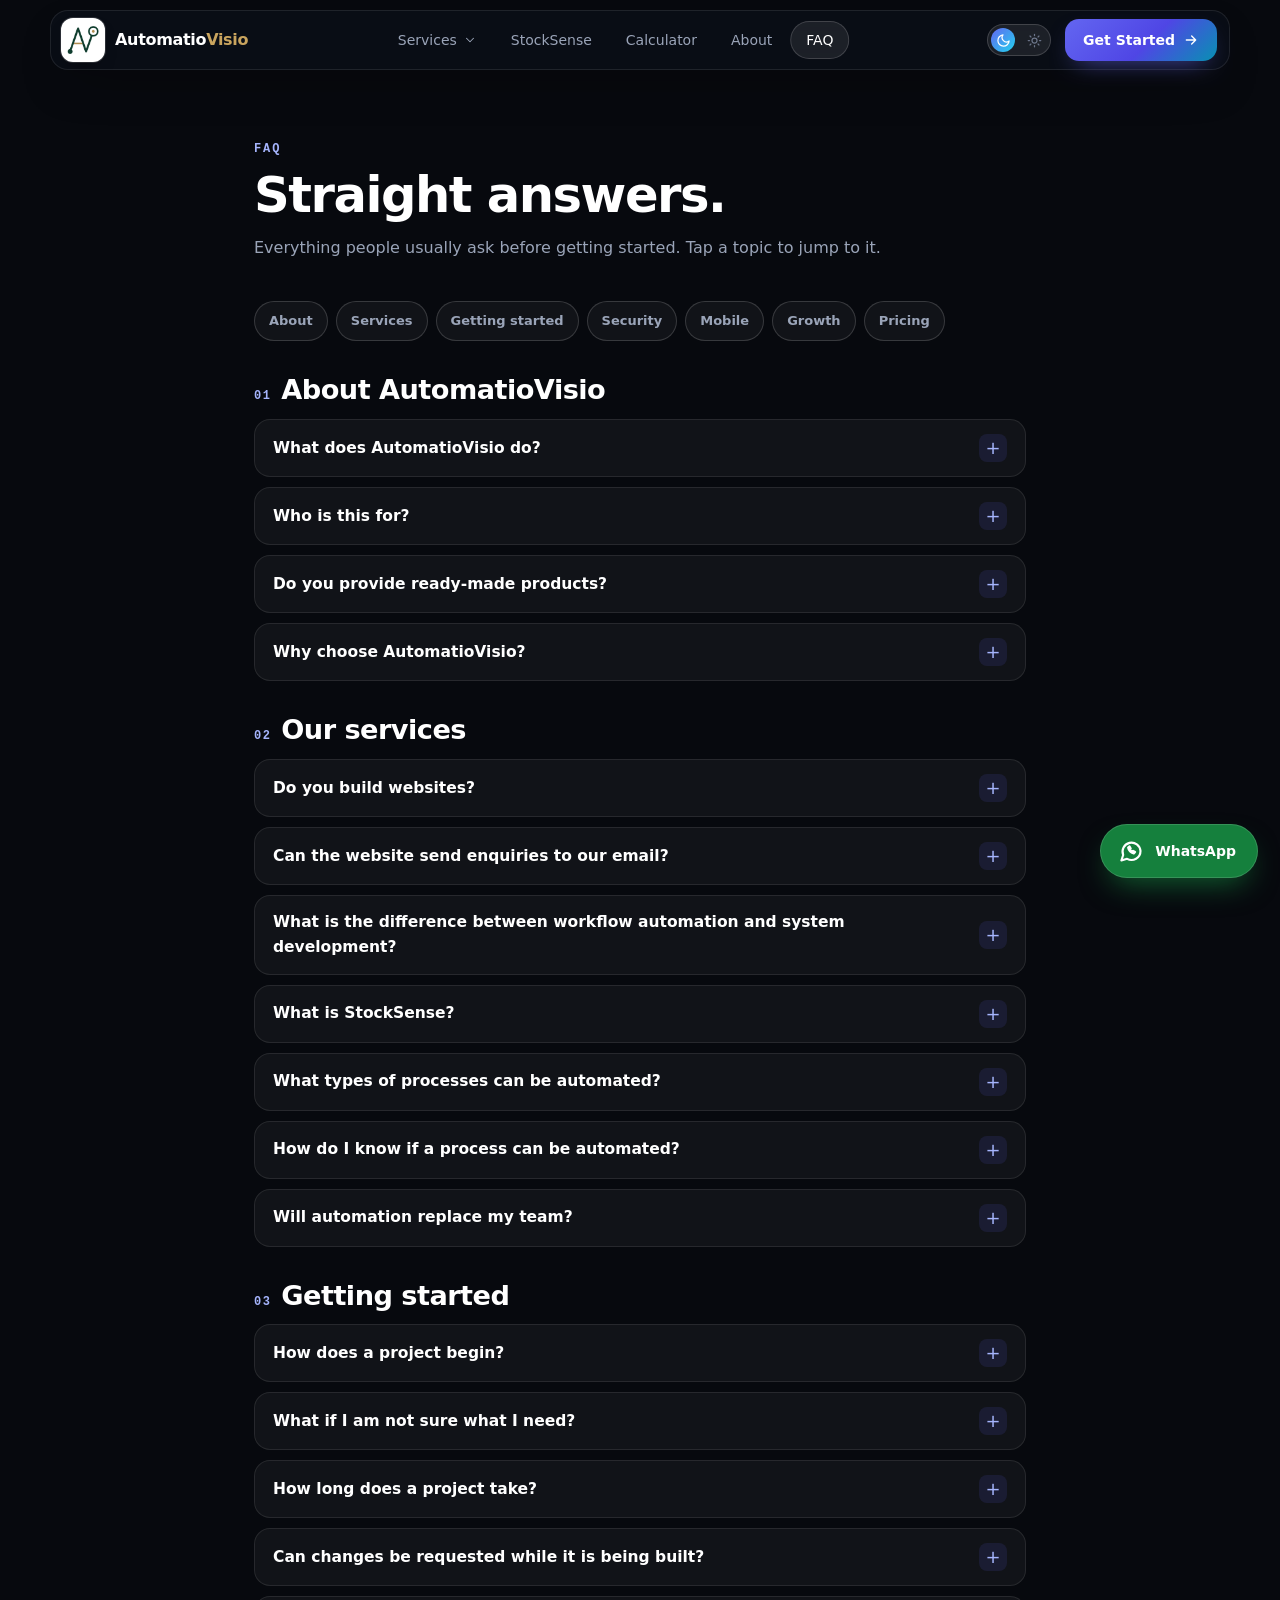
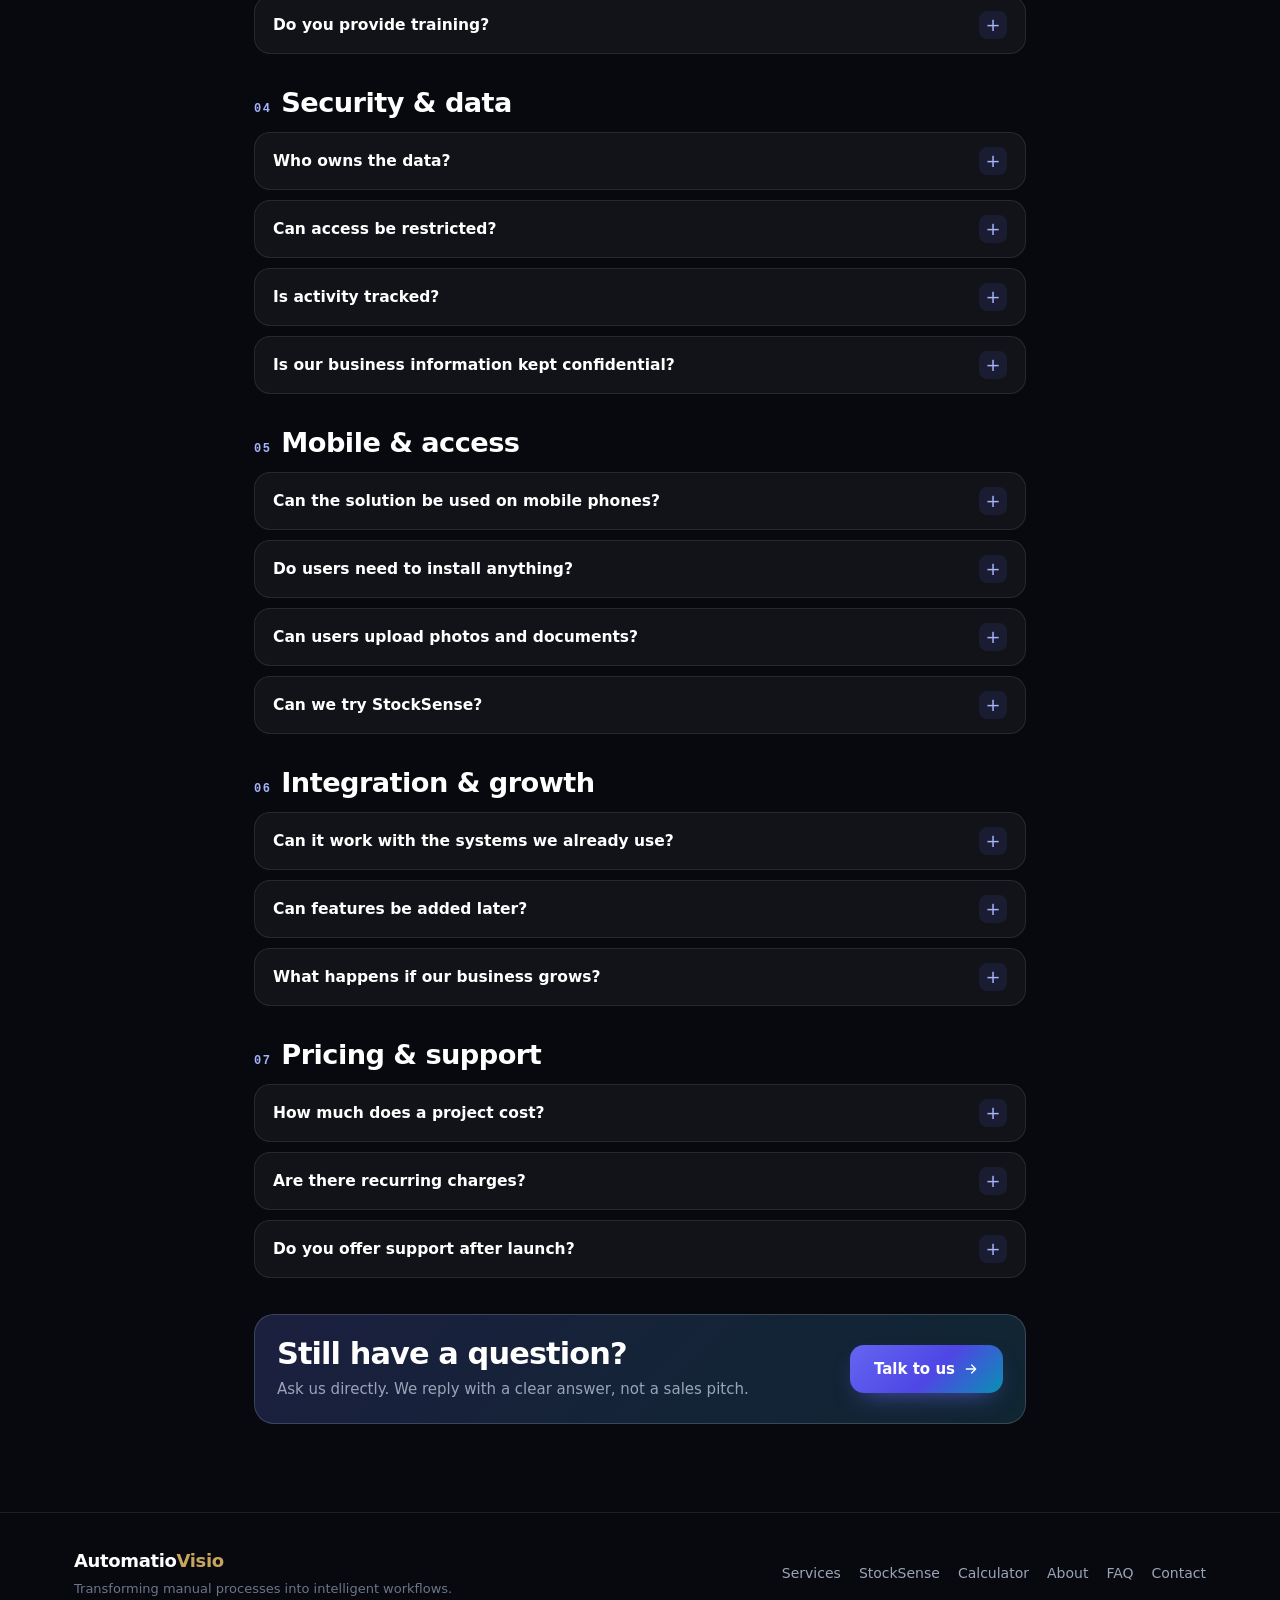
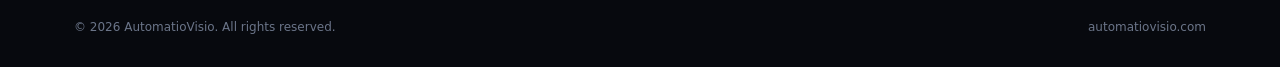
<file: faq.html>
<!DOCTYPE html>
<html lang="en">
<head>
  <meta charset="UTF-8">
  <meta name="viewport" content="width=device-width, initial-scale=1.0, viewport-fit=cover">
  <title>FAQ | AutomatioVisio</title>
  <meta name="description" content="Straight answers about AutomatioVisio: website development, workflow automation, system development, StockSense, security, pricing and support.">
  <meta name="theme-color" content="#07090E">
  <meta property="og:type" content="website">
  <meta property="og:site_name" content="AutomatioVisio">
  <meta property="og:title" content="FAQ | AutomatioVisio">
  <meta property="og:description" content="Straight answers about AutomatioVisio: website development, workflow automation, system development, StockSense, security, pricing and support.">
  <link rel="icon" href="data:image/svg+xml,%3Csvg%20xmlns%3D%27http%3A//www.w3.org/2000/svg%27%20viewBox%3D%270%200%2064%2064%27%3E%3Crect%20width%3D%2764%27%20height%3D%2764%27%20rx%3D%2714%27%20fill%3D%27%23083828%27/%3E%3Ctext%20x%3D%2732%27%20y%3D%2743%27%20font-family%3D%27Arial%2CHelvetica%2Csans-serif%27%20font-size%3D%2730%27%20font-weight%3D%27700%27%20fill%3D%27%23c9a45e%27%20text-anchor%3D%27middle%27%3EAV%3C/text%3E%3C/svg%3E">
  <script>try{if(localStorage.getItem("av-theme")==="light")document.documentElement.classList.add("light")}catch(e){}</script>
  <style>/* =========================================================
   AutomatioVisio — styles.css
   Mobile-first · system fonts · light on phones
   ========================================================= */

/* ---------- Night mode (default) ---------- */
:root {
  --bg: #07090e; --surface: #0d121c;
  --card: rgba(255, 255, 255, 0.045); --card-2: rgba(255, 255, 255, 0.08); --inset: rgba(0, 0, 0, 0.28);
  --ink: #ffffff; --text: #e6eaf2; --muted: #9aa4b8; --dim: #6b7589;
  --line: rgba(255, 255, 255, 0.09); --line-2: rgba(255, 255, 255, 0.16);
  --indigo: #6366f1; --indigo-2: #818cf8; --cyan: #22d3ee; --green: #34d399; --amber: #fbbf24; --red: #f87171;
  --c-indigo: #a5b4fc; --c-cyan: #67e8f9; --c-green: #6ee7b7; --c-amber: #fcd34d; --c-red: #fca5a5;
  --gold: #c9a45e; --wa: #15803d;
  --grad: linear-gradient(120deg, #a5b4fc 0%, #818cf8 30%, #22d3ee 75%, #67e8f9 100%);
  --grad-btn: linear-gradient(135deg, #6366f1 0%, #4f46e5 55%, #0891b2 100%);
  --nav: rgba(12, 16, 25, 0.96);
  --card-shadow: none; --shadow: 0 20px 50px -24px rgba(0, 0, 0, 0.8);
  --hero-a: rgba(79, 70, 229, 0.24); --hero-b: rgba(6, 182, 212, 0.14);
  --ease: cubic-bezier(0.2, 0.8, 0.2, 1); --radius: 20px;
  --font: system-ui, -apple-system, "Segoe UI", Roboto, "Helvetica Neue", Arial, sans-serif;
  --mono: ui-monospace, SFMono-Regular, Menlo, Consolas, monospace;
  color-scheme: dark;
}

/* ---------- Day mode ---------- */
html.light {
  --bg: #f3f5fb; --surface: #ffffff; --card: #ffffff; --card-2: #eef1f9; --inset: #eef1f9;
  --ink: #0a0f1f; --text: #1e293b; --muted: #4f5d75; --dim: #8a94a8;
  --line: rgba(15, 23, 42, 0.09); --line-2: rgba(15, 23, 42, 0.16);
  --c-indigo: #4f46e5; --c-cyan: #0e7490; --c-green: #047857; --c-amber: #b45309; --c-red: #b91c1c;
  --gold: #9a6f2a;
  --grad: linear-gradient(120deg, #4f46e5 0%, #6366f1 30%, #0891b2 75%, #06b6d4 100%);
  --nav: rgba(255, 255, 255, 0.96);
  --card-shadow: 0 12px 32px -22px rgba(30, 41, 99, 0.4); --shadow: 0 18px 44px -26px rgba(30, 41, 99, 0.4);
  --hero-a: rgba(99, 102, 241, 0.18); --hero-b: rgba(34, 211, 238, 0.2);
  color-scheme: light;
}

/* Dark "device" panels (planner, phone, result) stay dark in day mode */
.dk {
  --card: rgba(255, 255, 255, 0.045); --card-2: rgba(255, 255, 255, 0.08); --inset: rgba(0, 0, 0, 0.3);
  --ink: #ffffff; --text: #e6eaf2; --muted: #9aa4b8; --dim: #6b7589;
  --line: rgba(255, 255, 255, 0.09); --line-2: rgba(255, 255, 255, 0.16);
  --c-indigo: #a5b4fc; --c-cyan: #67e8f9; --c-green: #6ee7b7; --c-amber: #fcd34d; --c-red: #fca5a5;
  --grad: linear-gradient(120deg, #a5b4fc 0%, #818cf8 30%, #22d3ee 75%, #67e8f9 100%);
  color: var(--text); color-scheme: dark;
}

/* ---------- Base ---------- */
*, *::before, *::after { box-sizing: border-box; margin: 0; padding: 0; }
html { -webkit-text-size-adjust: 100%; }
body { font-family: var(--font); background: var(--bg); color: var(--text); line-height: 1.6; overflow-x: hidden; -webkit-font-smoothing: antialiased; }
a { color: inherit; text-decoration: none; -webkit-tap-highlight-color: transparent; }
button { font: inherit; color: inherit; background: none; border: 0; cursor: pointer; touch-action: manipulation; -webkit-tap-highlight-color: transparent; }
input, select, textarea { font: inherit; color: inherit; }
svg { display: block; width: 20px; height: 20px; flex-shrink: 0; fill: none; stroke: currentColor; stroke-width: 1.8; stroke-linecap: round; stroke-linejoin: round; }
.btn .i, .to-top .i, .tt-moon .i, .tt-sun .i { stroke-width: 2; }
ul, ol { list-style: none; }
:focus-visible { outline: 2px solid var(--cyan); outline-offset: 3px; border-radius: 8px; }
::selection { background: rgba(99, 102, 241, 0.5); color: #fff; }

.skip { position: fixed; left: 12px; top: -64px; z-index: 200; padding: 10px 16px; border-radius: 10px; background: var(--ink); color: var(--bg); font-weight: 600; transition: top 0.2s; }
.skip:focus { top: 12px; }
.progress { position: fixed; top: 0; left: 0; right: 0; height: 3px; z-index: 90; background: linear-gradient(90deg, var(--indigo-2), var(--cyan)); transform: scaleX(0); transform-origin: left; pointer-events: none; }

.container { width: 100%; max-width: 1180px; margin: 0 auto; padding: 0 18px; }
.container.narrow { max-width: 820px; }
.grad { background: var(--grad); -webkit-background-clip: text; background-clip: text; color: transparent; }
.mono-label { font-family: var(--mono); font-size: 11px; letter-spacing: 0.12em; text-transform: uppercase; color: var(--dim); }

/* ---------- Sections ---------- */
.section { padding: 60px 0; scroll-margin-top: 16px; }
.sec-head { margin-bottom: 28px; }
.eyebrow { font-family: var(--mono); font-size: 12px; font-weight: 600; letter-spacing: 0.16em; text-transform: uppercase; color: var(--c-indigo); }
h1, h2, h3 { color: var(--ink); text-wrap: balance; }
h2 { margin-top: 10px; font-size: clamp(1.75rem, 6.6vw, 2.6rem); font-weight: 800; line-height: 1.1; letter-spacing: -0.03em; }
.sub { margin-top: 12px; font-size: 16px; line-height: 1.65; color: var(--muted); max-width: 40rem; }

/* ---------- Buttons ---------- */
.btn { display: inline-flex; align-items: center; justify-content: center; gap: 8px; min-height: 48px; padding: 0 24px; border-radius: 14px; font-size: 15px; font-weight: 600; color: #fff; white-space: nowrap; transition: transform 0.15s, filter 0.2s; }
.btn .i { width: 16px; height: 16px; }
.btn:active { transform: scale(0.98); }
.btn:disabled { opacity: 0.7; cursor: wait; }
.btn-primary { background: var(--grad-btn); box-shadow: 0 10px 26px -12px rgba(99, 102, 241, 0.8); }
.btn-ghost { color: var(--ink); background: var(--card); border: 1px solid var(--line-2); box-shadow: var(--card-shadow); }
.btn-wa { background: var(--wa); box-shadow: 0 10px 26px -14px rgba(21, 128, 61, 0.9); }
.btn-wa .i { width: 18px; height: 18px; }
.btn.sm { min-height: 42px; padding: 0 18px; font-size: 14px; }
.btn.block { width: 100%; }

/* ---------- Chips, tags, pills ---------- */
.chip { display: inline-flex; align-items: center; padding: 3px 10px; border-radius: 999px; font-size: 11px; font-weight: 600; white-space: nowrap; border: 1px solid transparent; }
.chip-cyan { background: rgba(34, 211, 238, 0.12); color: var(--c-cyan); border-color: rgba(34, 211, 238, 0.3); }
.chip-green { background: rgba(52, 211, 153, 0.12); color: var(--c-green); border-color: rgba(52, 211, 153, 0.3); }
.chip-red { background: rgba(248, 113, 113, 0.1); color: var(--c-red); border-color: rgba(248, 113, 113, 0.3); }
.chip-gold { background: rgba(201, 164, 94, 0.14); color: var(--gold); border-color: rgba(201, 164, 94, 0.4); }
.tag { display: inline-flex; align-self: flex-start; padding: 4px 11px; border-radius: 999px; font: 600 11px/1.5 var(--mono); letter-spacing: 0.04em; border: 1px solid transparent; }
.t-indigo { background: rgba(99, 102, 241, 0.13); color: var(--c-indigo); border-color: rgba(129, 140, 248, 0.3); }
.t-cyan { background: rgba(34, 211, 238, 0.11); color: var(--c-cyan); border-color: rgba(34, 211, 238, 0.32); }
.t-green { background: rgba(52, 211, 153, 0.11); color: var(--c-green); border-color: rgba(52, 211, 153, 0.32); }
.t-gold { background: rgba(201, 164, 94, 0.14); color: var(--gold); border-color: rgba(201, 164, 94, 0.4); }
.pills { display: flex; flex-wrap: wrap; gap: 8px; }
.pills span { padding: 5px 12px; border-radius: 999px; font-size: 12px; color: var(--muted); background: var(--card); border: 1px solid var(--line); }
.fi { width: 42px; height: 42px; flex-shrink: 0; display: grid; place-items: center; border-radius: 12px; }
.fi.i { background: rgba(99, 102, 241, 0.15); color: var(--c-indigo); }
.fi.c { background: rgba(34, 211, 238, 0.13); color: var(--c-cyan); }
.fi.g { background: rgba(52, 211, 153, 0.13); color: var(--c-green); }
.fi.a { background: rgba(201, 164, 94, 0.16); color: var(--gold); }

/* ---------- Header / navigation ---------- */
/* The header never catches touches itself: only the bar and an OPEN menu do. */
.header { position: fixed; top: 0; left: 0; right: 0; z-index: 50; padding: 10px 10px 0; pointer-events: none; }
.nav { pointer-events: auto; display: flex; align-items: center; gap: 8px; height: 60px; max-width: 1180px; margin: 0 auto; padding: 0 8px 0 9px; border-radius: 18px; background: var(--nav); border: 1px solid var(--line); box-shadow: var(--shadow); }

.brand { display: inline-flex; align-items: center; gap: 10px; min-height: 44px; min-width: 0; margin-right: auto; border-radius: 12px; }
.brand-mark { display: block; width: 42px; height: 42px; flex-shrink: 0; border-radius: 12px; background: #fff url("[data-uri]") center / cover no-repeat; box-shadow: 0 0 0 1px rgba(255, 255, 255, 0.14), 0 8px 18px -10px rgba(0, 0, 0, 0.7); }
html.light .brand-mark { box-shadow: 0 0 0 1px rgba(15, 23, 42, 0.14), 0 8px 18px -10px rgba(30, 41, 99, 0.35); }
.brand-name { font-weight: 700; font-size: 16px; letter-spacing: -0.02em; color: var(--ink); white-space: nowrap; }
.brand-name span { color: var(--gold); }

.nav-links, .nav-cta { display: none; }
.nav-actions { display: flex; align-items: center; gap: 8px; flex-shrink: 0; }

.menu-btn { width: 44px; height: 44px; border-radius: 12px; border: 1px solid var(--line-2); background: var(--card); display: flex; flex-direction: column; align-items: center; justify-content: center; gap: 4px; }
.menu-btn i { display: block; width: 18px; height: 2px; border-radius: 2px; background: var(--ink); transition: transform 0.25s, opacity 0.25s; }
.menu-btn.open i:nth-child(1) { transform: translateY(6px) rotate(45deg); }
.menu-btn.open i:nth-child(2) { opacity: 0; }
.menu-btn.open i:nth-child(3) { transform: translateY(-6px) rotate(-45deg); }

.menu { pointer-events: none; visibility: hidden; opacity: 0; transform: translateY(-6px); transition: opacity 0.18s, transform 0.18s, visibility 0s 0.18s; display: grid; gap: 2px; max-width: 1180px; margin: 8px auto 0; padding: 8px; max-height: calc(100vh - 92px); max-height: calc(100dvh - 92px); overflow-y: auto; overscroll-behavior: contain; border-radius: 18px; background: var(--surface); border: 1px solid var(--line); box-shadow: var(--shadow); }
.menu.open { pointer-events: auto; visibility: visible; opacity: 1; transform: none; transition-delay: 0s; }
.m-group { padding: 10px 14px 4px; font: 600 11px var(--mono); letter-spacing: 0.14em; text-transform: uppercase; color: var(--dim); }
.m-link { display: flex; align-items: center; gap: 12px; min-height: 48px; padding: 0 14px; border-radius: 12px; font-size: 15px; font-weight: 500; color: var(--text); }
.m-link:active { background: var(--card-2); }
.m-link .fi { width: 32px; height: 32px; border-radius: 9px; }
.m-link .fi .i { width: 17px; height: 17px; }
.menu .btn { margin-top: 6px; }

/* Day / night switch: compact icon button on phones */
.theme-toggle { position: relative; width: 44px; height: 44px; border-radius: 12px; border: 1px solid var(--line-2); background: var(--card); display: grid; place-items: center; }
.tt-track { position: relative; display: grid; place-items: center; width: 20px; height: 20px; }
.tt-moon, .tt-sun { grid-area: 1 / 1; display: grid; place-items: center; transition: opacity 0.2s, transform 0.3s var(--ease); }
.tt-moon .i, .tt-sun .i { width: 20px; height: 20px; }
.tt-moon { color: var(--c-indigo); }
.tt-sun { color: #f59e0b; opacity: 0; transform: rotate(-60deg) scale(0.6); }
html.light .tt-moon { opacity: 0; transform: rotate(60deg) scale(0.6); }
html.light .tt-sun { opacity: 1; transform: none; }
.tt-knob { display: none; }

/* ---------- Hero ---------- */
.hero { position: relative; padding: 100px 0 44px; background: radial-gradient(460px 320px at 0 0, var(--hero-a), transparent 70%), radial-gradient(420px 300px at 100% 10%, var(--hero-b), transparent 70%); }
.hero-canvas { display: none; }
.hero-grid { position: relative; display: grid; gap: 30px; }
.hero-kicker { margin-bottom: 14px; color: var(--c-cyan); }
.hero-copy { container-type: inline-size; }
.hero-title { font-size: clamp(1.75rem, 8vw, 3.5rem); font-size: min(3.5rem, calc(100cqw / 10.6)); font-weight: 800; line-height: 1.05; letter-spacing: -0.035em; }
.lead { margin-top: 16px; max-width: 34rem; font-size: 17px; line-height: 1.65; color: var(--muted); }
.cta-row { margin-top: 24px; display: grid; gap: 10px; }

/* ---------- Process Planner ---------- */
.planner { min-width: 0; border-radius: 22px; overflow: hidden; background: linear-gradient(180deg, #111622, #0a0d14); border: 1px solid var(--line-2); box-shadow: var(--shadow); }
.c-bar { display: flex; align-items: center; justify-content: space-between; gap: 8px; padding: 12px 16px; border-bottom: 1px solid var(--line); }
.dots { display: flex; gap: 6px; }
.dots i { width: 9px; height: 9px; border-radius: 50%; background: rgba(255, 255, 255, 0.14); }
.pl-body { padding: 16px; display: grid; gap: 14px; }
.pl-chips { display: grid; grid-template-columns: repeat(3, minmax(0, 1fr)); gap: 6px; margin-top: 8px; }
.pl-chip { min-height: 42px; padding: 0 4px; border-radius: 12px; font-size: 12.5px; font-weight: 600; color: var(--muted); background: var(--card); border: 1px solid var(--line); transition: border-color 0.2s, background 0.2s, color 0.2s; }
.pl-chip.on { color: var(--ink); border-color: rgba(34, 211, 238, 0.55); background: linear-gradient(135deg, rgba(99, 102, 241, 0.28), rgba(34, 211, 238, 0.16)); }
.pl-top { display: flex; align-items: center; justify-content: space-between; gap: 10px; flex-wrap: wrap; }
.seg { display: inline-flex; padding: 3px; border-radius: 999px; background: var(--inset); border: 1px solid var(--line); }
.seg-btn { min-height: 38px; padding: 0 14px; border-radius: 999px; font-size: 12.5px; font-weight: 600; color: var(--muted); transition: background 0.2s, color 0.2s; }
.seg-btn.on { color: #fff; background: var(--grad-btn); }
.planner[data-mode="manual"] .seg-btn.on { background: linear-gradient(135deg, #b45309, #d97706); }
.pl-list { display: grid; gap: 8px; min-height: 116px; align-content: start; margin-top: 8px; }
.pl-list li { display: flex; gap: 10px; font-size: 13.5px; line-height: 1.45; color: var(--text); }
.pl-list li::before { content: ""; flex-shrink: 0; width: 7px; height: 7px; margin-top: 7px; border-radius: 50%; background: var(--cyan); }
.planner[data-mode="manual"] .pl-list li::before { background: var(--amber); }
.pl-fitrow { display: grid; gap: 8px; }
.pl-fit { display: flex; flex-wrap: wrap; gap: 6px; }
.fit { padding: 4px 10px; border-radius: 999px; font: 600 11px var(--mono); color: var(--c-cyan); background: rgba(34, 211, 238, 0.1); border: 1px solid rgba(34, 211, 238, 0.3); }
.pl-note { text-align: center; font-size: 11.5px; color: var(--dim); }

/* ---------- Workflow flow (planner + services page) ---------- */
.flow { container-type: inline-size; position: relative; margin: 16px 0 4px; padding: 14px 6px; display: grid; grid-template-columns: repeat(5, minmax(0, 1fr)); gap: 2px; border-radius: 16px; background: var(--inset); border: 1px solid var(--line); }
.flow::before { content: ""; position: absolute; left: calc(6px + 10cqw); right: calc(6px + 10cqw); top: 33px; height: 2px; background: linear-gradient(90deg, rgba(129, 140, 248, 0.45), rgba(34, 211, 238, 0.45)); }
.flow::after { content: ""; position: absolute; top: 29px; left: calc(6px + 10cqw - 5px); width: 10px; height: 10px; border-radius: 50%; background: var(--cyan); box-shadow: 0 0 10px 2px rgba(34, 211, 238, 0.55); opacity: 0; pointer-events: none; }
.f-node { position: relative; text-align: center; }
.f-node span { position: relative; display: grid; place-items: center; width: 38px; height: 38px; margin: 0 auto; border-radius: 12px; background: var(--surface); border: 1px solid var(--line-2); color: var(--c-indigo); }
.f-node .i { width: 18px; height: 18px; }
.f-node p { margin-top: 7px; font-size: 10.5px; font-weight: 600; line-height: 1.25; color: var(--text); }
.f-node:nth-child(4) span { color: var(--c-cyan); }
.f-node:nth-child(5) span { color: var(--c-green); }
.pl-flow { margin: 0; }
.pl-flow .f-node p { min-height: 2.5em; }
.pl-flow .f-node { animation: av-pop 0.4s var(--ease) both; animation-delay: calc(var(--i, 0) * 70ms); }
.flow.play[data-mode="auto"]::after { animation: av-dot 5s linear infinite; }
.flow.play[data-mode="auto"] .f-node span { animation: av-node 5s linear infinite; }
.flow.play[data-mode="auto"] .f-node:nth-child(1) span { animation-delay: 0.2s; }
.flow.play[data-mode="auto"] .f-node:nth-child(2) span { animation-delay: 1.1s; }
.flow.play[data-mode="auto"] .f-node:nth-child(3) span { animation-delay: 2s; }
.flow.play[data-mode="auto"] .f-node:nth-child(4) span { animation-delay: 2.9s; }
.flow.play[data-mode="auto"] .f-node:nth-child(5) span { animation-delay: 3.8s; }
/* "Today" view: dashed amber steps with a blinking warning */
.flow[data-mode="manual"]::before { background: repeating-linear-gradient(90deg, rgba(251, 191, 36, 0.55) 0 6px, transparent 6px 12px); }
.flow[data-mode="manual"] .f-node span { color: var(--c-amber); border-style: dashed; border-color: rgba(251, 191, 36, 0.42); }
.flow[data-mode="manual"] .f-node:nth-child(4) span::after { content: "!"; position: absolute; top: -6px; right: -6px; width: 16px; height: 16px; border-radius: 50%; background: var(--amber); color: #1a1200; font: 700 10px/16px var(--mono); text-align: center; }
.flow.play[data-mode="manual"] .f-node:nth-child(4) span::after { animation: av-blink 1.3s ease-in-out infinite; }
@keyframes av-pop { from { opacity: 0; transform: translateY(6px) scale(0.94); } to { opacity: 1; transform: none; } }
@keyframes av-dot { 0% { opacity: 0; transform: translateX(0); } 4% { opacity: 1; transform: translateX(0); } 76% { opacity: 1; transform: translateX(80cqw); } 82%, 100% { opacity: 0; transform: translateX(80cqw); } }
@keyframes av-node { 0%, 100% { border-color: var(--line-2); box-shadow: 0 0 0 0 rgba(34, 211, 238, 0); } 3%, 14% { border-color: var(--cyan); box-shadow: 0 0 0 4px rgba(34, 211, 238, 0.18); } 28% { border-color: var(--line-2); box-shadow: 0 0 0 0 rgba(34, 211, 238, 0); } }
@keyframes av-blink { 0%, 100% { opacity: 1; transform: scale(1); } 50% { opacity: 0.35; transform: scale(0.85); } }

/* ---------- Service cards ---------- */
.cards4 { display: grid; gap: 14px; }
.card { display: flex; flex-direction: column; padding: 22px; border-radius: var(--radius); background: var(--card); border: 1px solid var(--line); box-shadow: var(--card-shadow); }
.svc-card .fi { width: 48px; height: 48px; }
.svc-card .tag { margin-top: 16px; }
.card h3 { margin-top: 12px; font-size: 20px; font-weight: 700; line-height: 1.25; letter-spacing: -0.02em; }
.card > p { margin-top: 8px; font-size: 15px; line-height: 1.65; color: var(--muted); }
.card .pills { padding-top: 16px; }
.more { margin-top: auto; padding-top: 18px; display: inline-flex; align-items: center; gap: 6px; font-size: 14px; font-weight: 600; color: var(--c-indigo); }
.more .i { width: 14px; height: 14px; transition: transform 0.2s; }
.note-line { margin-top: 20px; text-align: center; font-size: 14px; line-height: 1.7; color: var(--muted); }

/* ---------- Featured product ---------- */
.spot { display: grid; gap: 26px; padding: 22px; border-radius: 24px; border: 1px solid var(--line-2); background: radial-gradient(420px 260px at 100% 0, rgba(201, 164, 94, 0.14), transparent 70%), radial-gradient(420px 300px at 0 100%, rgba(79, 70, 229, 0.14), transparent 70%), var(--surface); box-shadow: var(--card-shadow); }
.spot h2 { font-size: clamp(2.2rem, 9vw, 3.2rem); }
.tagline { margin-top: 4px; font-size: 19px; font-weight: 500; line-height: 1.35; color: var(--muted); letter-spacing: -0.01em; }
.spot-text { margin-top: 14px; font-size: 16px; line-height: 1.7; color: var(--muted); }
.features { margin-top: 22px; display: grid; gap: 16px; }
.features li { display: flex; gap: 14px; align-items: flex-start; }
.features b { display: block; font-size: 15px; color: var(--ink); }
.features span { font-size: 14px; color: var(--muted); }
.spot .btn { margin-top: 24px; }
.phone-wrap { display: flex; flex-direction: column; align-items: center; gap: 16px; min-width: 0; }
.phone { width: 100%; max-width: 320px; padding: 10px; border-radius: 40px; background: linear-gradient(180deg, #1c2335, #0d1119); border: 1px solid rgba(255, 255, 255, 0.16); position: relative; }
.notch { position: absolute; top: 20px; left: 50%; transform: translateX(-50%); width: 86px; height: 22px; border-radius: 999px; background: #000; z-index: 2; }
.screen { border-radius: 30px; background: #080b12; padding: 48px 14px 16px; }
.app-head { display: flex; align-items: flex-start; justify-content: space-between; }
.app-title { margin-top: 2px; font-size: 15px; font-weight: 700; color: var(--ink); }
.app-progress { margin-top: 14px; height: 6px; border-radius: 6px; background: var(--card-2); overflow: hidden; }
.app-progress i { display: block; height: 100%; border-radius: 6px; background: linear-gradient(90deg, var(--indigo), var(--cyan)); transform-origin: left; transform: scaleX(0.66); transition: transform 0.3s var(--ease); }
.app-progress-text { margin-top: 6px; font-size: 11px; color: var(--dim); }
.items { margin-top: 12px; display: grid; gap: 8px; }
.item { display: flex; align-items: center; justify-content: space-between; gap: 8px; padding: 10px; border-radius: 16px; background: var(--card); border: 1px solid var(--line); }
.item.active { border-color: rgba(34, 211, 238, 0.4); background: rgba(34, 211, 238, 0.06); }
.item-name { font-size: 13px; font-weight: 600; color: var(--ink); }
.item-unit { font-size: 11px; color: var(--dim); }
.item-unit.c { color: var(--cyan); }
.photo { width: 100%; margin-top: 10px; min-height: 48px; display: flex; align-items: center; gap: 10px; padding: 8px 12px; border-radius: 16px; border: 1px dashed rgba(255, 255, 255, 0.2); font-size: 12px; color: var(--muted); text-align: left; }
.photo.done { border-style: solid; border-color: rgba(52, 211, 153, 0.45); background: rgba(52, 211, 153, 0.07); color: #d1fae5; }
.photo-ic { display: grid; place-items: center; width: 30px; height: 30px; border-radius: 9px; background: var(--card-2); color: var(--cyan); flex-shrink: 0; }
.photo-ic .i { width: 16px; height: 16px; }
.photo em { margin-left: auto; font-style: normal; font-weight: 700; color: var(--green); }
.submit { width: 100%; margin-top: 10px; }
.submit.sent { background: linear-gradient(135deg, #059669, #0891b2); }
.try-hint { display: flex; align-items: center; gap: 8px; font-size: 13px; color: var(--muted); }
.try-hint .mono-label { color: var(--c-cyan); }

/* +/- stepper */
.stepper { display: inline-flex; align-items: center; gap: 4px; flex-shrink: 0; }
.st-btn { width: 44px; height: 44px; border-radius: 12px; display: grid; place-items: center; font-size: 22px; font-weight: 600; line-height: 1; color: var(--ink); background: var(--card-2); border: 1px solid var(--line); user-select: none; -webkit-user-select: none; -webkit-touch-callout: none; }
.st-btn.plus { background: var(--indigo); border-color: transparent; color: #fff; }
.st-btn:active { transform: scale(0.94); }
.st-btn.off { opacity: 0.35; }
.st-val { min-width: 38px; text-align: center; font-weight: 700; font-size: 15px; color: var(--ink); font-variant-numeric: tabular-nums; }

/* ---------- Who we are ---------- */
.statement { max-width: 46rem; font-size: clamp(1.15rem, 4vw, 1.5rem); line-height: 1.5; font-weight: 500; letter-spacing: -0.01em; color: var(--text); }
.statement b { color: var(--ink); }
.who { display: grid; gap: 14px; margin-top: 26px; }
.who .card h3 { margin-top: 14px; font-size: 18px; }

/* ---------- Call-to-action band ---------- */
.band { display: grid; gap: 16px; padding: 22px; border-radius: var(--radius); border: 1px solid var(--line-2); background: linear-gradient(135deg, rgba(99, 102, 241, 0.16), rgba(34, 211, 238, 0.1)), var(--surface); }
.band h2 { margin-top: 0; font-size: clamp(1.4rem, 5.4vw, 1.9rem); }
.band p { margin-top: 6px; font-size: 15px; color: var(--muted); }
.band-wrap { margin-top: 36px; }

/* ---------- Contact ---------- */
.contact { display: grid; gap: 24px; padding: 22px; border-radius: 24px; border: 1px solid var(--line-2); background: var(--surface); box-shadow: var(--card-shadow); }
.opts { margin-top: 22px; display: grid; gap: 10px; }
.opt { display: flex; align-items: center; gap: 14px; min-height: 64px; padding: 12px 16px; border-radius: 16px; background: var(--card); border: 1px solid var(--line-2); }
.opt b { display: block; font-size: 15px; color: var(--ink); }
.opt small { font-size: 13px; color: var(--muted); word-break: break-all; }
.opt-wa .fi { background: rgba(21, 128, 61, 0.2); color: #4ade80; }
html.light .opt-wa .fi { color: #15803d; }
.form { display: grid; gap: 14px; }
.input label { display: block; margin-bottom: 6px; font-size: 13px; font-weight: 500; color: var(--text); }
.input input, .input select, .input textarea { width: 100%; min-height: 48px; padding: 12px 14px; border-radius: 12px; font-size: 16px; color: var(--ink); background: var(--card); border: 1px solid var(--line-2); outline: none; }
.input select { appearance: none; -webkit-appearance: none; cursor: pointer; padding-right: 38px; background-image: linear-gradient(45deg, transparent 50%, #8c96a8 50%), linear-gradient(135deg, #8c96a8 50%, transparent 50%); background-position: calc(100% - 20px) 55%, calc(100% - 15px) 55%; background-size: 5px 5px; background-repeat: no-repeat; }
.input select option { background: var(--surface); color: var(--ink); }
.input textarea { min-height: 110px; resize: vertical; }
.input input::placeholder, .input textarea::placeholder { color: var(--dim); }
.input input:focus, .input select:focus, .input textarea:focus { border-color: rgba(129, 140, 248, 0.8); box-shadow: 0 0 0 4px rgba(99, 102, 241, 0.16); }
.input .invalid { border-color: rgba(248, 113, 113, 0.9); }
.form-error { font-size: 13px; color: var(--c-red); }
.form-error:empty { display: none; }
.form-note { text-align: center; font-size: 12px; color: var(--dim); }

/* ---------- Inner pages ---------- */
.page-hero { padding: 108px 0 8px; }
.page-hero h1 { margin-top: 10px; font-size: clamp(2rem, 8vw, 3.1rem); font-weight: 800; line-height: 1.08; letter-spacing: -0.03em; }

/* Calculator */
.calc { display: grid; gap: 14px; }
.calc-inputs { padding: 8px 20px 20px; border-radius: var(--radius); background: var(--card); border: 1px solid var(--line); box-shadow: var(--card-shadow); }
.field { display: flex; flex-wrap: wrap; align-items: center; justify-content: space-between; gap: 8px 12px; padding: 14px 0; border-bottom: 1px solid var(--line); }
.field > div:first-child { flex: 1 1 150px; min-width: 0; }
.field b { display: block; font-size: 15px; font-weight: 600; color: var(--ink); }
.field small { font-size: 12px; color: var(--dim); }
.calc-bar { position: sticky; bottom: 12px; z-index: 5; margin-top: 16px; display: flex; align-items: center; justify-content: space-between; gap: 10px; padding: 12px 78px 12px 16px; border-radius: 14px; background: #0a0e16; border: 1px solid var(--line-2); box-shadow: 0 12px 30px -12px rgba(0, 0, 0, 0.6); }
.calc-bar .mono-label { font-size: 10px; white-space: nowrap; }
.calc-bar strong { font-size: 18px; color: var(--ink); font-variant-numeric: tabular-nums; white-space: nowrap; }
.calc-result { padding: 22px; border-radius: var(--radius); border: 1px solid var(--line-2); background: radial-gradient(120% 80% at 100% 0, rgba(34, 211, 238, 0.16), transparent 60%), radial-gradient(120% 80% at 0 100%, rgba(99, 102, 241, 0.24), transparent 60%), #0a0e16; }
.result-num { margin-top: 10px; font-size: clamp(2.2rem, 10vw, 3.4rem); font-weight: 800; line-height: 1.05; letter-spacing: -0.03em; font-variant-numeric: tabular-nums; }
.result-label { margin-top: 4px; font-size: 13px; color: var(--muted); }
.result-grid { margin-top: 20px; display: grid; grid-template-columns: 1fr 1fr; gap: 10px; }
.result-grid > div { padding: 14px; border-radius: 14px; background: var(--card); border: 1px solid var(--line); }
.result-grid > div:last-child { grid-column: span 2; }
.result-mid { font-size: 21px; font-weight: 700; color: var(--ink); font-variant-numeric: tabular-nums; line-height: 1.2; }
.calc-note { margin: 16px 0; font-size: 12px; line-height: 1.6; color: var(--dim); }

/* About */
.compare { display: grid; gap: 14px; }
.cmp { padding: 22px; border-radius: var(--radius); border: 1px solid var(--line); background: var(--card); box-shadow: var(--card-shadow); }
.cmp.bad { background: linear-gradient(180deg, rgba(248, 113, 113, 0.07), var(--card)); }
.cmp.good { border-color: rgba(52, 211, 153, 0.35); background: linear-gradient(180deg, rgba(52, 211, 153, 0.09), var(--card)); }
.cmp h3 { margin-top: 12px; font-size: 20px; }
.cmp ul { margin-top: 16px; display: grid; gap: 10px; }
.cmp li { display: flex; gap: 10px; align-items: flex-start; font-size: 15px; color: var(--text); }
.mark { width: 24px; height: 24px; flex-shrink: 0; display: grid; place-items: center; border-radius: 8px; font-size: 12px; font-weight: 700; }
.bad .mark { background: rgba(248, 113, 113, 0.14); color: var(--c-red); }
.good .mark { background: rgba(52, 211, 153, 0.16); color: var(--c-green); }
.steps { display: grid; gap: 12px; }
.step { display: flex; gap: 16px; padding: 18px; border-radius: var(--radius); background: var(--card); border: 1px solid var(--line); box-shadow: var(--card-shadow); }
.step-num { width: 44px; height: 44px; flex-shrink: 0; display: grid; place-items: center; border-radius: 14px; font: 600 14px var(--mono); color: var(--ink); background: var(--card-2); border: 1px solid var(--line-2); }
.step h3 { font-size: 17px; }
.step p { margin-top: 4px; font-size: 14.5px; color: var(--muted); }
.mini-offers { display: grid; gap: 10px; margin-top: 22px; }
.offer { display: flex; align-items: center; gap: 14px; padding: 14px 16px; border-radius: 16px; background: var(--card); border: 1px solid var(--line); box-shadow: var(--card-shadow); }
.offer b { display: block; font-size: 15px; color: var(--ink); }
.offer small { font-size: 13px; color: var(--muted); }

/* Services page */
.jumpbar { display: flex; flex-wrap: wrap; gap: 8px; margin-top: 22px; }
.jump { display: inline-flex; align-items: center; min-height: 40px; padding: 0 14px; border-radius: 999px; font-size: 13px; font-weight: 600; color: var(--muted); background: var(--card); border: 1px solid var(--line-2); }
.jump:active { background: var(--card-2); color: var(--ink); }
.svc { padding: 52px 0; border-top: 1px solid var(--line); scroll-margin-top: 36px; }
.svc-grid { display: grid; gap: 26px; }
.svc-head { display: flex; align-items: center; gap: 12px; }
.svc-head .fi { width: 48px; height: 48px; }
.svc h2 { margin-top: 14px; font-size: clamp(1.6rem, 6vw, 2.2rem); }
.svc-lead { margin-top: 12px; font-size: 16.5px; line-height: 1.7; color: var(--muted); }
.svc-cols { display: grid; gap: 12px; margin-top: 22px; }
.svc-col { padding: 18px; border-radius: 16px; background: var(--card); border: 1px solid var(--line); box-shadow: var(--card-shadow); }
.svc-col h3 { font: 600 12px var(--mono); letter-spacing: 0.12em; text-transform: uppercase; color: var(--c-indigo); }
.svc-col ul { margin-top: 12px; display: grid; gap: 9px; }
.svc-col li { display: flex; gap: 10px; font-size: 14.5px; line-height: 1.5; color: var(--text); }
.svc-col li::before { content: "✓"; flex-shrink: 0; color: var(--c-green); font-weight: 700; }
.svc-col p { margin-top: 10px; font-size: 14.5px; line-height: 1.6; color: var(--muted); }
.svc .cta-row { margin-top: 22px; }
.svc-vis { min-width: 0; }
.vis-label { margin-bottom: 10px; }
.browser, .sysmock { border-radius: 16px; overflow: hidden; background: var(--surface); border: 1px solid var(--line-2); box-shadow: var(--card-shadow); }
.br-bar { display: flex; align-items: center; gap: 6px; padding: 10px 12px; border-bottom: 1px solid var(--line); }
.br-bar i { width: 8px; height: 8px; border-radius: 50%; background: var(--line-2); }
.br-url { margin-left: 8px; flex: 1; height: 18px; border-radius: 9px; background: var(--inset); font: 10px/18px var(--mono); color: var(--dim); padding: 0 10px; overflow: hidden; white-space: nowrap; }
.br-body { padding: 14px; display: grid; gap: 10px; }
.sk { border-radius: 8px; background: var(--card-2); }
.sk.h { height: 78px; background: linear-gradient(135deg, rgba(99, 102, 241, 0.35), rgba(34, 211, 238, 0.2)); }
.sk.l { height: 10px; } .sk.l.s { width: 60%; }
.br-cards { display: grid; grid-template-columns: repeat(3, 1fr); gap: 8px; }
.br-cards .sk { height: 48px; }
.br-form { display: flex; gap: 8px; }
.br-form .sk { flex: 1; height: 32px; }
.br-btn { width: 84px; height: 32px; border-radius: 8px; background: var(--grad-btn); }
.sysmock { display: grid; grid-template-columns: 58px minmax(0, 1fr); }
.sys-side { padding: 12px 8px; display: grid; gap: 8px; align-content: start; background: var(--inset); border-right: 1px solid var(--line); }
.sys-side i { height: 28px; border-radius: 8px; background: var(--card-2); }
.sys-side i:first-child { background: rgba(99, 102, 241, 0.45); }
.sys-main { padding: 12px; min-width: 0; }
.mini-table { display: grid; gap: 8px; padding: 8px; border-radius: 14px; background: var(--inset); border: 1px solid var(--line); }
.mini-table div { display: flex; align-items: center; justify-content: space-between; gap: 8px; padding: 9px 12px; border-radius: 10px; background: var(--surface); font: 12px var(--mono); color: var(--text); }
.mini-table em { font: 600 11px var(--font); padding: 2px 9px; border-radius: 999px; font-style: normal; white-space: nowrap; }
.s-green { background: rgba(52, 211, 153, 0.15); color: var(--c-green); }
.s-amber { background: rgba(251, 191, 36, 0.15); color: var(--c-amber); }
.s-indigo { background: rgba(99, 102, 241, 0.16); color: var(--c-indigo); }
.stock-vis { padding: 16px; border-radius: 16px; background: var(--surface); border: 1px solid var(--line-2); box-shadow: var(--card-shadow); }
.stock-vis .app-progress { margin: 12px 0 14px; }
.stock-vis .item { background: var(--card); }
.stock-vis .qty { font: 700 14px var(--mono); color: var(--ink); }
.stock-vis .tick { color: var(--green); font-weight: 700; }

/* FAQ */
.faq { display: grid; gap: 10px; }
.faq details { border-radius: 16px; background: var(--card); border: 1px solid var(--line); box-shadow: var(--card-shadow); }
.faq summary { list-style: none; cursor: pointer; min-height: 56px; padding: 14px 18px; display: flex; align-items: center; justify-content: space-between; gap: 14px; font-size: 15.5px; font-weight: 600; color: var(--ink); }
.faq summary::-webkit-details-marker { display: none; }
.faq summary::after { content: "+"; flex-shrink: 0; width: 28px; height: 28px; display: grid; place-items: center; border-radius: 8px; font-size: 18px; font-weight: 400; color: var(--c-indigo); background: rgba(99, 102, 241, 0.12); }
.faq details[open] summary::after { content: "–"; }
.faq details p { padding: 0 18px 18px; font-size: 15px; line-height: 1.7; color: var(--muted); }
.faq-nav { display: flex; flex-wrap: wrap; gap: 8px; }
.faq-group { margin-top: 34px; scroll-margin-top: 84px; }
.faq-group h2 { margin: 0 0 14px; font-size: clamp(1.3rem, 5vw, 1.7rem); letter-spacing: -0.02em; }
.faq-group h2 span { color: var(--c-indigo); font: 600 12px var(--mono); letter-spacing: 0.12em; margin-right: 10px; }

/* Single-column grids may never grow wider than the screen */
.hero-grid, .cards4, .spot, .contact, .calc, .compare, .steps, .who, .band, .form, .items, .svc-grid, .svc-cols { grid-template-columns: minmax(0, 1fr); }

/* ---------- Footer ---------- */
.footer { padding: 34px 0 30px; border-top: 1px solid var(--line); }
.f-grid { display: grid; gap: 18px; grid-template-columns: minmax(0, 1fr); }
.f-brand { display: inline-block; font-weight: 700; font-size: 18px; letter-spacing: -0.02em; color: var(--ink); }
.f-brand span { color: var(--gold); }
.f-tag { margin-top: 4px; font-size: 13px; color: var(--dim); max-width: 26rem; }
.f-links { display: flex; flex-wrap: wrap; gap: 4px 18px; }
.f-links a { display: inline-flex; align-items: center; min-height: 40px; font-size: 14px; color: var(--muted); }
.f-bottom { margin-top: 18px; display: flex; flex-direction: column; gap: 4px; font-size: 12px; color: var(--dim); }

/* ---------- Floating buttons ---------- */
.wa-fab { position: fixed; right: 14px; bottom: calc(16px + env(safe-area-inset-bottom)); z-index: 45; display: inline-flex; align-items: center; justify-content: center; gap: 10px; height: 54px; min-width: 54px; border-radius: 999px; background: var(--wa); color: #fff; box-shadow: 0 14px 30px -10px rgba(21, 128, 61, 0.75), 0 0 0 1px rgba(255, 255, 255, 0.14) inset; transition: transform 0.15s, filter 0.2s; }
.wa-fab .i { width: 27px; height: 27px; stroke-width: 1.9; }
.wa-fab span { display: none; font-size: 14px; font-weight: 600; }
.wa-fab:active { transform: scale(0.96); }
.to-top { position: fixed; right: 14px; bottom: calc(80px + env(safe-area-inset-bottom)); z-index: 44; width: 46px; height: 46px; border-radius: 14px; display: grid; place-items: center; color: var(--ink); background: var(--surface); border: 1px solid var(--line-2); box-shadow: var(--shadow); opacity: 0; visibility: hidden; pointer-events: none; transition: opacity 0.2s, visibility 0s 0.2s; }
.to-top.show { opacity: 1; visibility: visible; pointer-events: auto; transition-delay: 0s; }
.toast { position: fixed; left: 50%; bottom: calc(18px + env(safe-area-inset-bottom)); z-index: 120; max-width: calc(100% - 32px); padding: 13px 18px; border-radius: 14px; font-size: 14px; font-weight: 500; text-align: center; color: var(--ink); background: var(--surface); border: 1px solid rgba(52, 211, 153, 0.5); box-shadow: var(--shadow); transform: translate(-50%, 16px); opacity: 0; visibility: hidden; pointer-events: none; transition: opacity 0.25s, transform 0.25s, visibility 0s 0.25s; }
.toast.show { opacity: 1; visibility: visible; transform: translate(-50%, 0); transition-delay: 0s; }

/* =========================================================
   Larger screens
   ========================================================= */
@media (min-width: 640px) {
  .container { padding: 0 24px; }
  .cta-row { display: flex; flex-wrap: wrap; }
  .cards4 { grid-template-columns: repeat(2, minmax(0, 1fr)); }
  .band { grid-template-columns: 1fr auto; align-items: center; }
  .f-bottom { flex-direction: row; justify-content: space-between; }
  .svc-cols { grid-template-columns: repeat(2, minmax(0, 1fr)); }
  .svc-cols .svc-col:last-child { grid-column: span 2; }
}

@media (min-width: 900px) {
  .section { padding: 88px 0; }
  .sec-head { margin-bottom: 40px; }
  .hero { padding: 140px 0 80px; }
  .hero-grid { grid-template-columns: minmax(0, 1.05fr) minmax(0, 0.95fr); gap: 48px; align-items: center; }
  .spot { grid-template-columns: minmax(0, 1.1fr) minmax(0, 0.9fr); gap: 48px; align-items: center; padding: 48px; }
  .contact { grid-template-columns: minmax(0, 1fr) minmax(0, 1fr); gap: 48px; padding: 48px; }
  .calc { grid-template-columns: minmax(0, 1.1fr) minmax(0, 0.9fr); gap: 18px; align-items: start; }
  .calc-inputs { padding: 12px 32px 28px; }
  .calc-bar { display: none; }
  .calc-result { padding: 36px; }
  .compare { grid-template-columns: repeat(2, minmax(0, 1fr)); }
  .steps { grid-template-columns: repeat(4, minmax(0, 1fr)); }
  .step { flex-direction: column; }
  .who { grid-template-columns: repeat(3, minmax(0, 1fr)); }
  .mini-offers { grid-template-columns: repeat(2, minmax(0, 1fr)); }
  .page-hero { padding: 140px 0 12px; }
  .f-grid { grid-template-columns: auto 1fr; align-items: center; gap: 40px; }
  .f-links { justify-content: flex-end; }
  .svc { padding: 72px 0; }
  .svc-grid { grid-template-columns: minmax(0, 1.1fr) minmax(0, 0.9fr); gap: 56px; align-items: start; }
  .svc.alt .svc-vis { order: -1; }
  .svc-vis { position: sticky; top: 100px; }
  .wa-fab { right: 22px; bottom: 22px; padding: 0 22px 0 18px; }
  .wa-fab span { display: inline; }
  .to-top { right: 22px; bottom: 90px; }
}

@media (min-width: 960px) {
  .nav { gap: 16px; padding: 0 12px 0 10px; }
  .brand { margin-right: 0; }
  .brand-mark { width: 44px; height: 44px; }
  .menu-btn, .menu { display: none; }
  .nav-cta { display: inline-flex; }
  .nav-actions { gap: 10px; }

  .nav-links { display: flex; align-items: center; position: relative; flex: 1; justify-content: center; gap: 2px; }
  .nav-pill { position: absolute; left: 0; top: 50%; height: 38px; width: 0; border-radius: 999px; background: var(--card-2); border: 1px solid var(--line-2); opacity: 0; transform: translate(0, -50%); transition: transform 0.3s var(--ease), width 0.3s var(--ease), opacity 0.2s; pointer-events: none; }
  .dd { position: relative; }
  .nav-link { position: relative; z-index: 1; display: inline-flex; align-items: center; gap: 6px; min-height: 40px; padding: 0 14px; border-radius: 999px; font-size: 14px; font-weight: 500; color: var(--muted); white-space: nowrap; transition: color 0.2s; }
  .nav-link .i { width: 14px; height: 14px; transition: transform 0.2s; }
  .nav-link:hover, .nav-link.on { color: var(--ink); }
  .dd.open .dd-btn .i { transform: rotate(180deg); }
  .dd-panel { position: absolute; top: calc(100% + 14px); left: -24px; width: min(580px, calc(100vw - 40px)); padding: 10px; border-radius: 20px; background: var(--surface); border: 1px solid var(--line-2); box-shadow: var(--shadow); opacity: 0; visibility: hidden; transform: translateY(-6px); pointer-events: none; transition: opacity 0.16s, transform 0.16s, visibility 0s 0.16s; z-index: 5; }
  .dd-panel::before { content: ""; position: absolute; left: 0; right: 0; top: -16px; height: 16px; }
  .dd.open .dd-panel { opacity: 1; visibility: visible; transform: none; pointer-events: auto; transition-delay: 0s; }
  .dd-grid { display: grid; grid-template-columns: 1fr 1fr; gap: 4px; }
  .dd-item { display: flex; gap: 12px; align-items: flex-start; padding: 12px; border-radius: 14px; }
  .dd-item:hover, .dd-item:focus-visible { background: var(--card-2); }
  .dd-item b { display: block; font-size: 14px; line-height: 1.3; color: var(--ink); }
  .dd-item small { display: block; margin-top: 2px; font-size: 12.5px; line-height: 1.45; color: var(--muted); }
  .dd-all { display: flex; align-items: center; justify-content: space-between; margin-top: 6px; padding: 12px 14px; border-radius: 14px; font-size: 13.5px; font-weight: 600; color: var(--c-indigo); background: rgba(99, 102, 241, 0.08); }
  .dd-all .i { width: 14px; height: 14px; }

  /* Day / night switch: sliding pill on desktop */
  .theme-toggle { width: auto; height: auto; padding: 4px; border: 0; border-radius: 999px; background: none; }
  .tt-track { display: flex; align-items: center; justify-content: space-between; width: 64px; height: 32px; padding: 0 8px; border-radius: 999px; background: var(--card-2); border: 1px solid var(--line-2); }
  .tt-moon, .tt-sun { grid-area: auto; opacity: 1 !important; transform: none !important; position: relative; z-index: 2; }
  .tt-moon .i, .tt-sun .i { width: 15px; height: 15px; }
  .tt-moon { color: var(--ink); } .tt-sun { color: var(--dim); }
  html.light .tt-moon { color: var(--dim); } html.light .tt-sun { color: #fff; }
  .tt-knob { display: block; position: absolute; top: 3px; left: 3px; z-index: 1; width: 24px; height: 24px; border-radius: 50%; background: linear-gradient(135deg, #6366f1, #22d3ee); transition: transform 0.35s var(--ease), background 0.35s; }
  html.light .tt-knob { transform: translateX(32px); background: linear-gradient(135deg, #f59e0b, #fbbf24); }
}

@media (min-width: 1100px) {
  .cards4 { grid-template-columns: repeat(4, minmax(0, 1fr)); }
  .nav-link { padding: 0 16px; }
}

/* Desktop with a mouse only: extra polish lives here, never on phones */
@media (hover: hover) and (pointer: fine) {
  .card, .step, .offer { transition: transform 0.3s var(--ease), border-color 0.3s; }
  .card:hover, .step:hover { transform: translateY(-4px); border-color: rgba(129, 140, 248, 0.4); }
  .svc-card:hover .more .i { transform: translateX(4px); }
  .btn-primary:hover, .btn-wa:hover, .wa-fab:hover { filter: brightness(1.1); transform: translateY(-1px); }
  .btn-ghost:hover { border-color: rgba(129, 140, 248, 0.55); }
  .jump:hover, .opt:hover { border-color: rgba(129, 140, 248, 0.55); color: var(--ink); }
  .pl-chip:hover:not(.on) { border-color: var(--line-2); color: var(--ink); }
  .st-btn:hover { filter: brightness(1.15); }
  .js .reveal { opacity: 0; transform: translateY(18px); transition: opacity 0.6s var(--ease), transform 0.6s var(--ease); }
  .js .reveal.in { opacity: 1; transform: none; }
}

@media (min-width: 1024px) and (hover: hover) and (pointer: fine) {
  .hero { overflow: hidden; }
  .hero-canvas { display: block; position: absolute; inset: 0; width: 100%; height: 100%; opacity: 0.6; }
}
@media (min-width: 960px) and (hover: hover) and (pointer: fine) {
  .nav { background: rgba(12, 16, 25, 0.74); -webkit-backdrop-filter: blur(14px); backdrop-filter: blur(14px); }
  html.light .nav { background: rgba(255, 255, 255, 0.78); }
}

@media (max-width: 520px) {
  .pl-fit { min-height: 60px; align-content: flex-start; }
}
@media (max-width: 420px) {
  .c-bar .mono-label { display: none; }
  .pl-list { min-height: 138px; }
}

@media (max-width: 380px) {
  .brand-mark { width: 38px; height: 38px; }
  .brand-name { font-size: 15px; }
  .pl-chip { font-size: 12px; }
  .f-node p { font-size: 10px; }
}

html.theme-fade, html.theme-fade *, html.theme-fade *::before, html.theme-fade *::after { transition: background-color .35s ease, color .35s ease, border-color .35s ease, fill .35s ease, box-shadow .35s ease !important; }

@media (prefers-reduced-motion: reduce) {
  *, *::before, *::after { animation: none !important; transition: none !important; }
  .js .reveal { opacity: 1 !important; transform: none !important; }
}
</style>
</head>
<body data-page="faq">
  <svg aria-hidden="true" focusable="false" style="position:absolute;width:0;height:0;overflow:hidden"><defs><symbol id="i-arrow" viewBox="0 0 24 24"><path d="M5 12h14M13 6l6 6-6 6"/></symbol><symbol id="i-up" viewBox="0 0 24 24"><path d="M6 15l6-6 6 6"/></symbol><symbol id="i-moon" viewBox="0 0 24 24"><path d="M21 12.8A9 9 0 1 1 11.2 3a7 7 0 0 0 9.8 9.8z"/></symbol><symbol id="i-sun" viewBox="0 0 24 24"><circle cx="12" cy="12" r="4"/><path d="M12 2v2M12 20v2M4.9 4.9l1.4 1.4M17.7 17.7l1.4 1.4M2 12h2M20 12h2M4.9 19.1l1.4-1.4M17.7 6.3l1.4-1.4"/></symbol><symbol id="i-chev" viewBox="0 0 24 24"><path d="M6 9l6 6 6-6"/></symbol><symbol id="i-globe" viewBox="0 0 24 24"><circle cx="12" cy="12" r="9"/><path d="M3 12h18M12 3c3 3 3 15 0 18M12 3c-3 3-3 15 0 18"/></symbol><symbol id="i-flow" viewBox="0 0 24 24"><circle cx="5" cy="6" r="2"/><circle cx="19" cy="6" r="2"/><circle cx="12" cy="18" r="2"/><path d="M7 6h10M6.2 7.8l4.6 8.4M17.8 7.8l-4.6 8.4"/></symbol><symbol id="i-layers" viewBox="0 0 24 24"><path d="M12 3l9 5-9 5-9-5z"/><path d="M3 13l9 5 9-5"/></symbol><symbol id="i-box" viewBox="0 0 24 24"><path d="M21 8l-9-5-9 5v8l9 5 9-5z"/><path d="M3 8l9 5 9-5M12 13v8"/></symbol><symbol id="i-upload" viewBox="0 0 24 24"><path d="M12 15V3m0 0L7 8m5-5 5 5"/><path d="M4 15v4a2 2 0 0 0 2 2h12a2 2 0 0 0 2-2v-4"/></symbol><symbol id="i-check" viewBox="0 0 24 24"><path d="M14 3H7a2 2 0 0 0-2 2v14a2 2 0 0 0 2 2h10a2 2 0 0 0 2-2V8z"/><path d="M14 3v5h5M9 14l2 2 4-4"/></symbol><symbol id="i-ok" viewBox="0 0 24 24"><circle cx="12" cy="12" r="9"/><path d="M8 12.5l3 3 5-6"/></symbol><symbol id="i-sync" viewBox="0 0 24 24"><path d="M4 4v6h6M20 20v-6h-6"/><path d="M20 10a8 8 0 0 0-14.3-4M4 14a8 8 0 0 0 14.3 4"/></symbol><symbol id="i-bell" viewBox="0 0 24 24"><path d="M6 8a6 6 0 0 1 12 0c0 7 3 9 3 9H3s3-2 3-9"/><path d="M10.3 21a1.94 1.94 0 0 0 3.4 0"/></symbol><symbol id="i-phone" viewBox="0 0 24 24"><rect x="6" y="2.5" width="12" height="19" rx="2.5"/><path d="M11 18h2"/></symbol><symbol id="i-camera" viewBox="0 0 24 24"><path d="M3 8a2 2 0 0 1 2-2h2l2-2.5h6L17 6h2a2 2 0 0 1 2 2v10a2 2 0 0 1-2 2H5a2 2 0 0 1-2-2z"/><circle cx="12" cy="13" r="3.5"/></symbol><symbol id="i-doc" viewBox="0 0 24 24"><path d="M14 3H7a2 2 0 0 0-2 2v14a2 2 0 0 0 2 2h10a2 2 0 0 0 2-2V8z"/><path d="M14 3v5h5M9 13h6M9 17h6"/></symbol><symbol id="i-mail" viewBox="0 0 24 24"><rect x="3" y="5" width="18" height="14" rx="2"/><path d="M3 7l9 6 9-6"/></symbol><symbol id="i-clock" viewBox="0 0 24 24"><circle cx="12" cy="12" r="9"/><path d="M12 7v5l3 2"/></symbol><symbol id="i-alert" viewBox="0 0 24 24"><path d="M12 3l10 18H2z"/><path d="M12 10v5M12 18v.5"/></symbol><symbol id="i-grid" viewBox="0 0 24 24"><rect x="3" y="4" width="18" height="16" rx="2"/><path d="M3 10h18M9 4v16"/></symbol><symbol id="i-chart" viewBox="0 0 24 24"><path d="M3 20h18"/><path d="M6 16v-4M11 16V8M16 16V5"/></symbol><symbol id="i-user" viewBox="0 0 24 24"><circle cx="12" cy="8" r="4"/><path d="M4 21c0-4 4-6 8-6s8 2 8 6"/></symbol><symbol id="i-list" viewBox="0 0 24 24"><path d="M9 6h12M9 12h12M9 18h12"/><path d="M4 6h.01M4 12h.01M4 18h.01"/></symbol><symbol id="i-send" viewBox="0 0 24 24"><path d="M22 2L11 13"/><path d="M22 2l-7 20-4-9-9-4z"/></symbol><symbol id="i-zap" viewBox="0 0 24 24"><path d="M13 2 4 14h7l-1 8 9-12h-7z"/></symbol><symbol id="i-target" viewBox="0 0 24 24"><circle cx="12" cy="12" r="9"/><circle cx="12" cy="12" r="5"/><circle cx="12" cy="12" r="1.5"/></symbol><symbol id="i-eye" viewBox="0 0 24 24"><path d="M2 12s3.6-7 10-7 10 7 10 7-3.6 7-10 7S2 12 2 12z"/><circle cx="12" cy="12" r="3"/></symbol><symbol id="i-star" viewBox="0 0 24 24"><path d="M12 3l2.6 5.3 5.9.9-4.3 4.1 1 5.8L12 16.4l-5.2 2.7 1-5.8-4.3-4.1 5.9-.9z"/></symbol><symbol id="i-wa" viewBox="0 0 24 24"><path d="M20 11.5a8 8 0 0 1-11.9 7L3 20l1.6-4.9A8 8 0 1 1 20 11.5z"/><path d="M9 8.5c.5 2.6 2.4 4.5 5 5.2l1.2-1.3-1.8-1-.8.6c-.9-.4-1.5-1-1.9-1.9l.6-.8-1-1.8z"/></symbol></defs></svg>
  <a class="skip" href="#top">Skip to content</a>
  <div class="progress" id="progress" aria-hidden="true"></div>
  <header class="header" id="header">
    <nav class="nav" aria-label="Main navigation">
      <a class="brand" href="index.html" aria-label="AutomatioVisio, back to the home page" title="Back to the home page">
        <span class="brand-mark" role="img" aria-label="AutomatioVisio logo"></span><span class="brand-name">Automatio<span>Visio</span></span>
      </a>

      <div class="nav-links" id="navLinks">
        <span class="nav-pill" aria-hidden="true"></span>
        <div class="dd" id="dd">
          <button type="button" class="nav-link dd-btn" data-nav="services" data-spy="services" aria-expanded="false" aria-haspopup="true" aria-controls="ddPanel">Services <svg class="i" aria-hidden="true"><use href="#i-chev"/></svg></button>
          <div class="dd-panel" id="ddPanel" role="group" aria-label="Services">
            <div class="dd-grid">
            <a class="dd-item" href="services.html#website"><span class="fi i"><svg class="i" aria-hidden="true"><use href="#i-globe"/></svg></span><span><b>Website Development</b><small>Fast, mobile-friendly sites that bring in enquiries</small></span></a>
            <a class="dd-item" href="services.html#workflow"><span class="fi c"><svg class="i" aria-hidden="true"><use href="#i-flow"/></svg></span><span><b>Workflow Automation</b><small>Approvals, reminders and hand-offs that run themselves</small></span></a>
            <a class="dd-item" href="services.html#systems"><span class="fi g"><svg class="i" aria-hidden="true"><use href="#i-layers"/></svg></span><span><b>System Development</b><small>Custom web-based systems around your rules and data</small></span></a>
            <a class="dd-item" href="services.html#stocksense"><span class="fi a"><svg class="i" aria-hidden="true"><use href="#i-box"/></svg></span><span><b>StockSense</b><small>Our own product for counting stock on a phone</small></span></a>
            </div>
            <a class="dd-all" href="services.html">View all services <svg class="i" aria-hidden="true"><use href="#i-arrow"/></svg></a>
          </div>
        </div>
        <a class="nav-link" data-nav="stocksense" data-spy="stocksense" href="index.html#stocksense">StockSense</a>
        <a class="nav-link" data-nav="calculator" href="calculator.html">Calculator</a>
        <a class="nav-link" data-nav="about" href="about.html">About</a>
        <a class="nav-link" data-nav="faq" href="faq.html">FAQ</a>
      </div>

      <div class="nav-actions">
        <button type="button" class="theme-toggle" id="themeToggle" aria-label="Switch to day mode" title="Day / night mode">
          <span class="tt-track"><span class="tt-moon"><svg class="i" aria-hidden="true"><use href="#i-moon"/></svg></span><span class="tt-sun"><svg class="i" aria-hidden="true"><use href="#i-sun"/></svg></span><span class="tt-knob"></span></span>
        </button>
        <a class="btn btn-primary sm nav-cta" href="index.html#contact">Get Started <svg class="i" aria-hidden="true"><use href="#i-arrow"/></svg></a>
        <button type="button" class="menu-btn" id="menuBtn" aria-label="Open menu" aria-expanded="false" aria-controls="mobileMenu"><i></i><i></i><i></i></button>
      </div>
    </nav>

    <div class="menu" id="mobileMenu">
      <p class="m-group">Services</p>
      <a class="m-link" href="services.html#website"><span class="fi i"><svg class="i" aria-hidden="true"><use href="#i-globe"/></svg></span>Website Development</a>
      <a class="m-link" href="services.html#workflow"><span class="fi c"><svg class="i" aria-hidden="true"><use href="#i-flow"/></svg></span>Workflow Automation</a>
      <a class="m-link" href="services.html#systems"><span class="fi g"><svg class="i" aria-hidden="true"><use href="#i-layers"/></svg></span>System Development</a>
      <a class="m-link" href="services.html#stocksense"><span class="fi a"><svg class="i" aria-hidden="true"><use href="#i-box"/></svg></span>StockSense</a>
      <p class="m-group">Explore</p>
      <a class="m-link" href="index.html#stocksense"><span class="fi a"><svg class="i" aria-hidden="true"><use href="#i-box"/></svg></span>StockSense demo</a>
      <a class="m-link" href="calculator.html"><span class="fi g"><svg class="i" aria-hidden="true"><use href="#i-chart"/></svg></span>Savings calculator</a>
      <a class="m-link" href="about.html"><span class="fi i"><svg class="i" aria-hidden="true"><use href="#i-star"/></svg></span>About us</a>
      <a class="m-link" href="faq.html"><span class="fi c"><svg class="i" aria-hidden="true"><use href="#i-list"/></svg></span>FAQ</a>
      <a class="btn btn-primary" href="index.html#contact">Get Started</a>
      <a class="btn btn-wa" data-wa href="https://wa.me/0123456789"><svg class="i" aria-hidden="true"><use href="#i-wa"/></svg>Chat on WhatsApp</a>
    </div>
  </header>

  <main id="top">
    <section class="page-hero">
      <div class="container narrow">
        <p class="eyebrow">FAQ</p>
        <h1>Straight answers.</h1>
        <p class="sub">Everything people usually ask before getting started. Tap a topic to jump to it.</p>
      </div>
    </section>

    <section class="section" style="padding-top:28px">
      <div class="container narrow">
        <div class="faq-nav"><a class="jump" href="#grp-about">About</a><a class="jump" href="#grp-services">Services</a><a class="jump" href="#grp-start">Getting started</a><a class="jump" href="#grp-security">Security</a><a class="jump" href="#grp-mobile">Mobile</a><a class="jump" href="#grp-growth">Growth</a><a class="jump" href="#grp-pricing">Pricing</a></div>

        <div class="faq-group" id="grp-about">
          <h2><span>01</span>About AutomatioVisio</h2>
          <div class="faq">
            <details><summary>What does AutomatioVisio do?</summary><p>We build websites, automate workflows and develop custom web-based systems. We also make our own product, StockSense, for counting stock on a phone.</p></details>
            <details><summary>Who is this for?</summary><p>Any organisation that runs on repetitive admin, approvals or manual tracking, for example finance, operations, retail, F&amp;B, logistics and service teams.</p></details>
            <details><summary>Do you provide ready-made products?</summary><p>StockSense is our own product. Our websites, workflows and systems are built around your requirements instead of a generic template.</p></details>
            <details><summary>Why choose AutomatioVisio?</summary><p>We focus on practical outcomes: simpler operations, better visibility and less manual effort, with clear communication in plain language throughout.</p></details>
          </div>
        </div>

        <div class="faq-group" id="grp-services">
          <h2><span>02</span>Our services</h2>
          <div class="faq">
            <details><summary>Do you build websites?</summary><p>Yes. Website development is one of our services: fast, mobile-friendly sites in your branding, with clear pages for your services and a way for customers to get in touch.</p></details>
            <details><summary>Can the website send enquiries to our email?</summary><p>Yes. An enquiry form can email you automatically, and it can be connected to a workflow when you are ready.</p></details>
            <details><summary>What is the difference between workflow automation and system development?</summary><p>Workflow automation moves work between people automatically, such as approvals and reminders. System development builds the place where the records, forms and reports live. Many projects use both.</p></details>
            <details><summary>What is StockSense?</summary><p>StockSense is our own product for counting stock. Teams count on a phone, attach a photo as proof and submit, and management sees the result straight away.</p></details>
            <details><summary>What types of processes can be automated?</summary><p>Common examples include approvals, claims, purchase requests, stock management, fixed asset tracking, onboarding, surveys, document reviews, checklists, reporting and notifications.</p></details>
            <details><summary>How do I know if a process can be automated?</summary><p>If a task is repetitive, follows a set of rules or needs the same information entered more than once, it is usually a strong candidate.</p></details>
            <details><summary>Will automation replace my team?</summary><p>No. Automation removes repetitive admin so your team can spend their time on work that needs judgement and care.</p></details>
          </div>
        </div>

        <div class="faq-group" id="grp-start">
          <h2><span>03</span>Getting started</h2>
          <div class="faq">
            <details><summary>How does a project begin?</summary><p>We start by understanding your current process, the problems it causes and the result you want. Then we propose a clear solution before anything is built.</p></details>
            <details><summary>What if I am not sure what I need?</summary><p>That is perfectly fine. Most people start with a business problem, not a technical requirement. We help you identify the best approach.</p></details>
            <details><summary>How long does a project take?</summary><p>It depends on the size and complexity of the work. Larger projects are delivered in stages so you see value early, and you get a clear timeline before work starts.</p></details>
            <details><summary>Can changes be requested while it is being built?</summary><p>Yes. We build in stages so your team can test early and give feedback, and the solution is refined along the way.</p></details>
            <details><summary>Do you provide training?</summary><p>Yes. We guide your team through go-live so people feel confident from day one.</p></details>
          </div>
        </div>

        <div class="faq-group" id="grp-security">
          <h2><span>04</span>Security &amp; data</h2>
          <div class="faq">
            <details><summary>Who owns the data?</summary><p>Your organisation keeps ownership of its business data.</p></details>
            <details><summary>Can access be restricted?</summary><p>Yes. Access can be set by role and responsibility, so people only see and do what they should.</p></details>
            <details><summary>Is activity tracked?</summary><p>Yes. Audit trails can record submissions, approvals and changes, so you can see who did what and when.</p></details>
            <details><summary>Is our business information kept confidential?</summary><p>Yes. Confidentiality is treated as a priority throughout every engagement.</p></details>
          </div>
        </div>

        <div class="faq-group" id="grp-mobile">
          <h2><span>05</span>Mobile &amp; access</h2>
          <div class="faq">
            <details><summary>Can the solution be used on mobile phones?</summary><p>Yes. Our websites and systems are designed to work on desktops, tablets and phones.</p></details>
            <details><summary>Do users need to install anything?</summary><p>In most cases, no. Solutions open directly in a web browser.</p></details>
            <details><summary>Can users upload photos and documents?</summary><p>Yes. Many solutions support photo capture, attachments and supporting documents.</p></details>
            <details><summary>Can we try StockSense?</summary><p>Yes. Use the demo request on the home page and we will show you how StockSense would work for your stores.</p></details>
          </div>
        </div>

        <div class="faq-group" id="grp-growth">
          <h2><span>06</span>Integration &amp; growth</h2>
          <div class="faq">
            <details><summary>Can it work with the systems we already use?</summary><p>Where it makes sense, yes. Solutions can be designed to work alongside your existing tools and workflows.</p></details>
            <details><summary>Can features be added later?</summary><p>Yes. Solutions are built so new steps, forms, reports and users can be added over time.</p></details>
            <details><summary>What happens if our business grows?</summary><p>You can start with one process and extend to more teams and workflows without starting from scratch.</p></details>
          </div>
        </div>

        <div class="faq-group" id="grp-pricing">
          <h2><span>07</span>Pricing &amp; support</h2>
          <div class="faq">
            <details><summary>How much does a project cost?</summary><p>Cost depends on scope, features and complexity. After we understand your needs, you receive a clear quotation.</p></details>
            <details><summary>Are there recurring charges?</summary><p>That depends on how the solution is set up and any third-party services involved. Every cost is discussed upfront.</p></details>
            <details><summary>Do you offer support after launch?</summary><p>Yes. We support your team through go-live, fix anything that comes up and help you improve or extend the solution as your needs change.</p></details>
          </div>
        </div>

        <div class="band-wrap">
      <div class="band">
        <div><h2>Still have a question?</h2><p>Ask us directly. We reply with a clear answer, not a sales pitch.</p></div>
        <a class="btn btn-primary" href="index.html#contact">Talk to us <svg class="i" aria-hidden="true"><use href="#i-arrow"/></svg></a>
      </div>
        </div>
      </div>
    </section>
  </main>

  <footer class="footer">
    <div class="container">
      <div class="f-grid">
        <div>
          <a class="f-brand" href="index.html" title="Back to the home page">Automatio<span>Visio</span></a>
          <p class="f-tag">Transforming manual processes into intelligent workflows.</p>
        </div>
        <div class="f-links">
          <a href="services.html">Services</a>
          <a href="index.html#stocksense">StockSense</a>
          <a href="calculator.html">Calculator</a>
          <a href="about.html">About</a>
          <a href="faq.html">FAQ</a>
          <a href="index.html#contact">Contact</a>
        </div>
      </div>
      <div class="f-bottom"><p>© <span id="year">2026</span> AutomatioVisio. All rights reserved.</p><p>automatiovisio.com</p></div>
    </div>
  </footer>

  <a class="wa-fab" data-wa href="https://wa.me/0123456789" aria-label="Chat with us on WhatsApp"><svg class="i" aria-hidden="true"><use href="#i-wa"/></svg><span>WhatsApp</span></a>
  <button type="button" class="to-top" id="toTop" aria-label="Back to top"><svg class="i" aria-hidden="true"><use href="#i-up"/></svg></button>
  <div class="toast" id="toast" role="status"></div>
  <script>/* AutomatioVisio core: day/night switch, menus, contact links.
   Deliberately small and independent, so these always work even if anything else fails. */
(function () {
  "use strict";

  // ---- Edit these three lines to change contact details ----
  var CONTACT_EMAIL = "info@automatiovisio.com";
  var WHATSAPP_NUMBER = "+601128398230"; // WhatsApp needs the full international number, e.g. +60123456789
  var WHATSAPP_MESSAGE = "Hello AutomatioVisio, I would like to discuss a project.";
  // -----------------------------------------------------------

  var root = document.documentElement;
  var $ = function (s, c) { return (c || document).querySelector(s); };
  var $$ = function (s, c) { return Array.prototype.slice.call((c || document).querySelectorAll(s)); };
  var AV = (window.AV = { email: CONTACT_EMAIL, wa: WHATSAPP_NUMBER, closeAll: function () {} });
  function safe(label, fn) { try { fn(); } catch (e) { if (window.console) console.error("[AutomatioVisio] " + label, e); } }

  /* Year, email and WhatsApp links */
  safe("contact", function () {
    var y = $("#year"); if (y) y.textContent = new Date().getFullYear();
    $$("[data-email-text]").forEach(function (el) { el.textContent = CONTACT_EMAIL; });
    $$("[data-email-link]").forEach(function (a) { a.href = "mailto:" + CONTACT_EMAIL + "?subject=" + encodeURIComponent("Enquiry from the AutomatioVisio website"); });
    var digits = WHATSAPP_NUMBER.replace(/\D/g, "");
    $$("[data-wa]").forEach(function (a) {
      a.href = "https://wa.me/" + digits + "?text=" + encodeURIComponent(a.getAttribute("data-wa-msg") || WHATSAPP_MESSAGE);
      a.target = "_blank"; a.rel = "noopener";
    });
    $$("[data-wa-text]").forEach(function (el) { el.textContent = WHATSAPP_NUMBER; });
  });

  /* Day / night mode */
  safe("theme", function () {
    var btn = $("#themeToggle");
    var meta = document.getElementsByName("theme-color")[0];
    function paint(light) {
      root.classList.toggle("light", light);
      if (meta) meta.setAttribute("content", light ? "#F3F5FB" : "#07090E");
      if (btn) btn.setAttribute("aria-label", light ? "Switch to night mode" : "Switch to day mode");
    }
    function save(light) { paint(light); try { localStorage.setItem("av-theme", light ? "light" : "dark"); } catch (e) {} }
    paint(root.classList.contains("light"));
    if (!btn) return;
    var fade = 0;
    btn.addEventListener("click", function () {
      var next = !root.classList.contains("light");
      root.classList.add("theme-fade");       // short colour fade (CSS), never blocks the switch
      save(next);                              // the switch itself is instant and cannot be skipped
      clearTimeout(fade);
      fade = setTimeout(function () { root.classList.remove("theme-fade"); }, 450);
    });
  });

  /* Phone menu + desktop Services dropdown */
  safe("menus", function () {
    var menuBtn = $("#menuBtn"), menu = $("#mobileMenu"), dd = $("#dd"), ddBtn = $(".dd-btn"), ddTimer = 0;
    function setMenu(open) {
      if (!menuBtn || !menu) return;
      menuBtn.classList.toggle("open", open); menu.classList.toggle("open", open);
      menuBtn.setAttribute("aria-expanded", String(open));
      menuBtn.setAttribute("aria-label", open ? "Close menu" : "Open menu");
    }
    function setDD(open) {
      if (!dd || !ddBtn) return;
      dd.classList.toggle("open", open); ddBtn.setAttribute("aria-expanded", String(open));
    }
    AV.closeAll = function () { setMenu(false); setDD(false); };
    if (menuBtn) menuBtn.addEventListener("click", function (e) { e.stopPropagation(); setMenu(!menu.classList.contains("open")); });
    if (dd && ddBtn) {
      dd.addEventListener("pointerenter", function (e) { if (e.pointerType === "mouse") { clearTimeout(ddTimer); setDD(true); } });
      dd.addEventListener("pointerleave", function (e) { if (e.pointerType === "mouse") ddTimer = setTimeout(function () { setDD(false); }, 160); });
      ddBtn.addEventListener("click", function (e) {
        e.stopPropagation();
        if (e.pointerType === "mouse" && dd.classList.contains("open")) return; // already opened by hover
        setDD(!dd.classList.contains("open"));
      });
      dd.addEventListener("focusout", function (e) { if (!dd.contains(e.relatedTarget)) setDD(false); });
    }
    document.addEventListener("click", function (e) {
      if (menu && menu.classList.contains("open") && !e.target.closest("#header")) setMenu(false);
      if (dd && !e.target.closest("#dd")) setDD(false);
    });
    document.addEventListener("keydown", function (e) {
      if (e.key !== "Escape") return;
      var was = dd && dd.classList.contains("open");
      AV.closeAll();
      if (was && ddBtn) ddBtn.focus();
    });
    window.addEventListener("resize", function () { if (innerWidth >= 960) setMenu(false); });
    // Any link inside the menus closes them
    $$("#mobileMenu a, #ddPanel a").forEach(function (a) { a.addEventListener("click", function () { AV.closeAll(); }); });
  });
})();
</script>
  <script>/* AutomatioVisio main script: planner, navigation polish, demos, calculator and contact form.
   Every section is isolated, so one problem can never take the rest of the page down. */
(function () {
  "use strict";

  var NEED = { web: "Website development", flow: "Workflow automation", sys: "Custom system development", stock: "StockSense", unsure: "Not sure yet, let's talk" };
  var NEED_MSG = {
    web: "We would like to discuss a website for our business.",
    flow: "We would like to automate a workflow in our business.",
    sys: "We would like to discuss a custom system for our business.",
    stock: "We would like a demo of StockSense for our stock counts.",
    unsure: ""
  };
  var FIT = { web: "Website Development", flow: "Workflow Automation", sys: "System Development", stock: "StockSense" };
  var PLAN = {
    approvals: {
      fit: ["flow", "sys"],
      manual: [["doc", "Paper form"], ["mail", "Email it"], ["clock", "Chase"], ["grid", "Re-type"], ["alert", "Lost track"]],
      auto: [["upload", "Submit"], ["check", "Check"], ["ok", "Approve"], ["sync", "Record"], ["bell", "Notify"]],
      pain: ["Requests wait in inboxes", "People are chased for sign-off", "No one can see where it is"],
      gain: ["Routed to the right approver by your rules", "Reminders when someone is slow", "A full history of who approved what"],
      msg: "We would like to improve our approval process."
    },
    stock: {
      fit: ["stock"],
      manual: [["doc", "Paper sheet"], ["grid", "Re-key"], ["clock", "Wait"], ["alert", "No proof"], ["chart", "Late report"]],
      auto: [["phone", "Count"], ["camera", "Photo"], ["upload", "Submit"], ["sync", "HQ sees"], ["chart", "Report"]],
      pain: ["Paper sheets are typed in later", "No proof of what was counted", "Results arrive late"],
      gain: ["Count on a phone, tap by tap", "Photo proof attached to every count", "Management sees the result straight away"],
      msg: "We would like a demo of StockSense for our stock counts."
    },
    claims: {
      fit: ["flow", "sys"],
      manual: [["doc", "Paper claim"], ["mail", "Lost receipt"], ["clock", "Chase"], ["grid", "Re-type"], ["alert", "Delays"]],
      auto: [["upload", "Submit"], ["camera", "Receipt"], ["check", "Check"], ["ok", "Approve"], ["bell", "Notify"]],
      pain: ["Receipts get lost", "Claims sit waiting for approval", "Finance re-types everything"],
      gain: ["Receipt attached when the claim is submitted", "Approval follows your limits and levels", "Everyone can see the status"],
      msg: "We would like to improve our expense claim process."
    },
    onboarding: {
      fit: ["flow", "sys"],
      manual: [["mail", "Email HR"], ["list", "To-do list"], ["clock", "Chase"], ["alert", "Missed step"], ["doc", "Forms"]],
      auto: [["user", "Request"], ["check", "Check"], ["ok", "Approve"], ["list", "Tasks"], ["bell", "Notify"]],
      pain: ["Steps get forgotten between teams", "Paperwork is chased by email", "No single view of progress"],
      gain: ["One request starts every task", "Tasks assigned to the right owners", "Progress visible in one place"],
      msg: "We would like to improve our staff onboarding process."
    },
    surveys: {
      fit: ["flow", "sys"],
      manual: [["doc", "Build form"], ["mail", "Send out"], ["clock", "Chase"], ["grid", "Collate"], ["alert", "Missed date"]],
      auto: [["ok", "Approve"], ["send", "Send"], ["bell", "Remind"], ["list", "Collect"], ["chart", "Report"]],
      pain: ["Responses are chased one by one", "Results are collated by hand", "Cut-off dates get missed"],
      gain: ["Questions approved before they go out", "Sent in batches with automatic reminders", "Responses collected in one place"],
      msg: "We would like to improve how we run customer surveys."
    },
    website: {
      fit: ["web", "flow"],
      manual: [["phone", "Phone only"], ["mail", "Missed mail"], ["clock", "Slow reply"], ["alert", "Lost enquiry"], ["doc", "No record"]],
      auto: [["globe", "Visitor"], ["list", "Pages"], ["send", "Enquiry"], ["mail", "Emailed"], ["bell", "Follow up"]],
      pain: ["Customers cannot find clear information", "Enquiries arrive by phone and get missed", "Nothing records who asked what"],
      gain: ["A fast, mobile-friendly website in your brand", "An enquiry form that emails you automatically", "Can connect to a workflow when you are ready"],
      msg: "We would like a new website that brings in enquiries."
    }
  };
  var ORDER = ["approvals", "stock", "claims", "onboarding", "surveys", "website"];

  function init() {
    if (window.__avReady) return;
    window.__avReady = true;

    var root = document.documentElement;
    var $ = function (s, c) { return (c || document).querySelector(s); };
    var $$ = function (s, c) { return Array.prototype.slice.call((c || document).querySelectorAll(s)); };
    var fine = window.matchMedia("(hover: hover) and (pointer: fine)").matches;
    var reduce = window.matchMedia("(prefers-reduced-motion: reduce)").matches;
    var page = document.body.getAttribute("data-page");
    var AV = window.AV || { closeAll: function () {} };
    function safe(label, fn) { try { fn(); } catch (e) { if (window.console) console.error("[AutomatioVisio] " + label, e); } }
    var ic = function (n) { return '<svg class="i" aria-hidden="true"><use href="#i-' + n + '"/></svg>'; };

    /* ---------- Toast ---------- */
    var toast = $("#toast"), toastTimer = 0;
    function showToast(msg) {
      if (!toast) return;
      toast.textContent = msg; toast.classList.add("show");
      clearTimeout(toastTimer);
      toastTimer = setTimeout(function () { toast.classList.remove("show"); }, 3600);
    }

    /* ---------- Smooth scroll helper ---------- */
    function goTo(id) {
      if (!id || id === "top") { window.scrollTo({ top: 0, behavior: reduce ? "auto" : "smooth" }); return; }
      var el = document.getElementById(id);
      if (!el) return;
      el.scrollIntoView({ behavior: reduce ? "auto" : "smooth", block: "start" });
      try { history.replaceState(null, "", "#" + id); } catch (e) {}
    }

    /* ---------- Desktop nav: sliding highlight + section tracking ---------- */
    var navLinks = $("#navLinks"), pill = $(".nav-pill"), links = $$("#navLinks .nav-link"), activeLink = null;
    function movePill(el) {
      if (!pill || !navLinks) return;
      if (!el || innerWidth < 960) { pill.style.opacity = "0"; return; }
      var nr = navLinks.getBoundingClientRect(), r = el.getBoundingClientRect();
      pill.style.width = r.width + "px";
      pill.style.transform = "translate(" + (r.left - nr.left) + "px,-50%)";
      pill.style.opacity = "1";
    }
    function setActive(el) {
      activeLink = el;
      links.forEach(function (l) { l.classList.toggle("on", l === el); });
      movePill(el);
    }
    safe("nav", function () {
      setActive(links.filter(function (l) { return l.getAttribute("data-nav") === page; })[0] || null);
      links.forEach(function (l) { l.addEventListener("pointerenter", function (e) { if (e.pointerType === "mouse") movePill(l); }); });
      if (navLinks) navLinks.addEventListener("pointerleave", function () { movePill(activeLink); });
      window.addEventListener("load", function () { movePill(activeLink); });
      window.addEventListener("resize", function () { movePill(activeLink); });
      if (page === "home" && "IntersectionObserver" in window) {
        var spy = {};
        links.forEach(function (l) { if (l.getAttribute("data-spy")) spy[l.getAttribute("data-spy")] = l; });
        var secs = Object.keys(spy).map(function (id) { return document.getElementById(id); }).filter(Boolean);
        var seen = {};
        var so = new IntersectionObserver(function (entries) {
          entries.forEach(function (en) { if (en.isIntersecting) seen[en.target.id] = 1; else delete seen[en.target.id]; });
          var cur = secs.filter(function (s) { return seen[s.id]; })[0];
          setActive(cur ? spy[cur.id] : null);
        }, { rootMargin: "-45% 0px -50% 0px" });
        secs.forEach(function (s) { so.observe(s); });
      }
    });

    /* ---------- Links on this page scroll smoothly; the logo goes to the main page ---------- */
    safe("links", function () {
      var clean = function (p) { return p.replace(/index\.html$/, "").replace(/\/$/, ""); };
      document.addEventListener("click", function (e) {
        var a = e.target.closest("a[href]");
        if (!a || a.target === "_blank" || e.defaultPrevented || e.metaKey || e.ctrlKey || e.shiftKey || e.button) return;
        if (a.hasAttribute("data-need") && $("#contactForm")) return; // handled by the contact form code
        var url = new URL(a.getAttribute("href"), location.href);
        if (url.origin !== location.origin) return;
        AV.closeAll();
        if (clean(url.pathname) === clean(location.pathname) && !url.search) {
          e.preventDefault();
          if (url.hash.length > 1) goTo(url.hash.slice(1));
          else { try { history.replaceState(null, "", location.pathname); } catch (x) {} goTo("top"); }
        }
      });
      if (location.hash.length > 1) {
        setTimeout(function () {
          var el = document.getElementById(location.hash.slice(1));
          if (el && Math.abs(el.getBoundingClientRect().top - 16) > 40) el.scrollIntoView({ block: "start" });
        }, 150);
      }
    });

    /* ---------- Scroll progress line + back-to-top ---------- */
    safe("progress", function () {
      var bar = $("#progress"), toTop = $("#toTop"), ticking = false, shown = false;
      function onScroll() {
        var max = document.documentElement.scrollHeight - innerHeight;
        if (bar) bar.style.transform = "scaleX(" + (max > 0 ? Math.min(1, scrollY / max) : 0) + ")";
        var s = scrollY > 800;
        if (toTop && s !== shown) { shown = s; toTop.classList.toggle("show", s); }
        ticking = false;
      }
      addEventListener("scroll", function () { if (!ticking) { ticking = true; requestAnimationFrame(onScroll); } }, { passive: true });
      onScroll();
      if (toTop) toTop.addEventListener("click", function () { goTo("top"); });
    });

    /* ---------- Scroll reveal: desktop with a mouse only ---------- */
    safe("reveal", function () {
      var reveals = $$(".reveal");
      if (!(fine && !reduce && "IntersectionObserver" in window)) return;
      var io = new IntersectionObserver(function (entries) {
        entries.forEach(function (en) { if (en.isIntersecting) { en.target.classList.add("in"); io.unobserve(en.target); } });
      }, { threshold: 0.08, rootMargin: "0px 0px -30px 0px" });
      reveals.forEach(function (el) { if (el.getBoundingClientRect().top < innerHeight) el.classList.add("in"); io.observe(el); });
      root.classList.add("js"); // only now may reveal-hidden content exist
      var st = 0;
      addEventListener("scroll", function () {
        clearTimeout(st);
        st = setTimeout(function () { reveals.forEach(function (el) { if (!el.classList.contains("in") && el.getBoundingClientRect().top < innerHeight) el.classList.add("in"); }); }, 150);
      }, { passive: true });
    });

    /* ---------- Hero network: desktop with a mouse only ---------- */
    safe("network", function () {
      var canvas = $("#network"), hero = $("#hero");
      if (!(canvas && hero && fine && !reduce && innerWidth >= 1024)) return;
      var ctx = canvas.getContext("2d"), w = 0, h = 0, pts = [], active = false, inView = false, last = 0;
      function size() {
        var dpr = Math.min(devicePixelRatio || 1, 2);
        w = hero.offsetWidth; h = hero.offsetHeight;
        canvas.width = w * dpr; canvas.height = h * dpr;
        ctx.setTransform(dpr, 0, 0, dpr, 0, 0);
        var n = Math.min(40, Math.floor((w * h) / 26000));
        pts = Array.from({ length: n }, function () { return { x: Math.random() * w, y: Math.random() * h, vx: (Math.random() - 0.5) * 0.3, vy: (Math.random() - 0.5) * 0.3 }; });
      }
      function frame(t) {
        if (!active) return;
        requestAnimationFrame(frame);
        if (t - last < 33) return;
        last = t;
        var light = root.classList.contains("light");
        ctx.clearRect(0, 0, w, h);
        for (var i = 0; i < pts.length; i++) {
          var p = pts[i];
          p.x += p.vx; p.y += p.vy;
          if (p.x < 0 || p.x > w) p.vx *= -1;
          if (p.y < 0 || p.y > h) p.vy *= -1;
          for (var j = i + 1; j < pts.length; j++) {
            var q = pts[j], dx = p.x - q.x, dy = p.y - q.y, d = dx * dx + dy * dy;
            if (d < 17000) {
              ctx.strokeStyle = "rgba(" + (light ? "99,102,241" : "129,140,248") + "," + 0.18 * (1 - d / 17000) + ")";
              ctx.beginPath(); ctx.moveTo(p.x, p.y); ctx.lineTo(q.x, q.y); ctx.stroke();
            }
          }
          ctx.fillStyle = light ? "rgba(79,70,229,.5)" : "rgba(165,180,252,.55)";
          ctx.beginPath(); ctx.arc(p.x, p.y, 1.5, 0, 6.2832); ctx.fill();
        }
      }
      function update() {
        var on = inView && !document.hidden && innerWidth >= 1024;
        if (on && !active) { active = true; requestAnimationFrame(frame); } else if (!on) active = false;
      }
      size();
      new IntersectionObserver(function (en) { inView = en[0].isIntersecting; update(); }).observe(hero);
      document.addEventListener("visibilitychange", update);
      var rt = 0;
      addEventListener("resize", function () { clearTimeout(rt); rt = setTimeout(function () { size(); update(); }, 200); });
    });

    /* ---------- Workflow flows animate only while on screen ---------- */
    safe("flows", function () {
      if (!("IntersectionObserver" in window)) return;
      var flows = $$(".flow");
      function sync(fl) { fl.classList.toggle("play", fl.getAttribute("data-vis") === "1" && !document.hidden && !reduce); }
      flows.forEach(function (fl) {
        new IntersectionObserver(function (en) { fl.setAttribute("data-vis", en[0].isIntersecting ? "1" : "0"); sync(fl); }, { threshold: 0.3 }).observe(fl);
      });
      document.addEventListener("visibilitychange", function () { flows.forEach(sync); });
    });

    /* ---------- Process Planner ---------- */
    safe("planner", function () {
      var pl = $("#planner");
      if (!pl) return;
      var chips = $$(".pl-chip", pl), segs = $$(".seg-btn", pl);
      var flowEl = $("#plFlow"), list = $("#plList"), fitEl = $("#plFit"), lab = $("#plLabel"), cta = $("#plCta");
      var key = "approvals", mode = reduce ? "auto" : "manual", touched = false, vis = false, timer = 0;

      function render() {
        var p = PLAN[key];
        var steps = mode === "auto" ? p.auto : p.manual;
        var wasPlaying = flowEl.classList.contains("play");
        flowEl.classList.remove("play");
        flowEl.setAttribute("data-mode", mode);
        pl.setAttribute("data-mode", mode);
        flowEl.innerHTML = steps.map(function (s, i) { return '<div class="f-node" style="--i:' + i + '"><span>' + ic(s[0]) + "</span><p>" + s[1] + "</p></div>"; }).join("");
        lab.textContent = mode === "auto" ? "What you get" : "What slows it down";
        list.innerHTML = (mode === "auto" ? p.gain : p.pain).map(function (t) { return "<li>" + t + "</li>"; }).join("");
        fitEl.innerHTML = p.fit.map(function (f) { return '<span class="fit">' + FIT[f] + "</span>"; }).join("");
        chips.forEach(function (c) { var on = c.getAttribute("data-k") === key; c.classList.toggle("on", on); c.setAttribute("aria-pressed", String(on)); });
        segs.forEach(function (s) { var on = s.getAttribute("data-mode") === mode; s.classList.toggle("on", on); s.setAttribute("aria-pressed", String(on)); });
        cta.setAttribute("data-need", p.fit[0]);
        cta.setAttribute("data-msg", p.msg);
        void flowEl.offsetWidth;
        if (wasPlaying) flowEl.classList.add("play");
      }
      function autoplay() {
        clearTimeout(timer);
        if (touched || reduce || !vis || document.hidden) return;
        if (mode === "manual") {
          timer = setTimeout(function () { mode = "auto"; render(); autoplay(); }, 2800);
        } else {
          timer = setTimeout(function () { key = ORDER[(ORDER.indexOf(key) + 1) % ORDER.length]; mode = "manual"; render(); autoplay(); }, 5200);
        }
      }
      function stop() { touched = true; clearTimeout(timer); }
      chips.forEach(function (c) { c.addEventListener("click", function () { stop(); key = c.getAttribute("data-k"); render(); }); });
      segs.forEach(function (s) { s.addEventListener("click", function () { stop(); mode = s.getAttribute("data-mode"); render(); }); });
      render();
      if ("IntersectionObserver" in window) {
        new IntersectionObserver(function (en) { vis = en[0].isIntersecting; autoplay(); }, { threshold: 0.25 }).observe(pl);
      }
      document.addEventListener("visibilitychange", autoplay);
    });

    /* ---------- +/- steppers (StockSense demo + calculator) ---------- */
    safe("steppers", function () {
      function paint(st, v) {
        var min = Number(st.getAttribute("data-min")), max = Number(st.getAttribute("data-max"));
        st.setAttribute("data-value", v);
        st.querySelector(".st-val").textContent = v + (st.getAttribute("data-suffix") || "");
        st.querySelector(".minus").classList.toggle("off", v <= min);
        st.querySelector(".plus").classList.toggle("off", v >= max);
      }
      function stepBy(btn) {
        var st = btn.closest(".stepper");
        if (!st) return false;
        var min = Number(st.getAttribute("data-min")), max = Number(st.getAttribute("data-max"));
        var next = Number(st.getAttribute("data-value")) + Number(btn.getAttribute("data-dir")) * (Number(st.getAttribute("data-step")) || 1);
        if (next < min || next > max) return false;
        paint(st, next);
        st.dispatchEvent(new CustomEvent("stepper", { bubbles: true }));
        return true;
      }
      $$(".stepper").forEach(function (st) { paint(st, Number(st.getAttribute("data-value"))); });
      var holdT = 0, holdI = 0, held = false;
      function stopHold() { clearTimeout(holdT); clearInterval(holdI); holdT = holdI = 0; }
      document.addEventListener("pointerdown", function (e) {
        var b = e.target.closest(".st-btn");
        if (!b || (e.pointerType === "mouse" && e.button !== 0)) return;
        held = false; stopHold();
        holdT = setTimeout(function () {
          held = true;
          if (!stepBy(b)) { stopHold(); return; }
          holdI = setInterval(function () { if (!stepBy(b)) stopHold(); }, 100);
        }, 420);
      });
      ["pointerup", "pointercancel", "pointerleave"].forEach(function (t) { document.addEventListener(t, stopHold, true); });
      document.addEventListener("click", function (e) {
        var b = e.target.closest(".st-btn");
        if (!b) return;
        if (held) { held = false; return; }
        stepBy(b);
      });
      document.addEventListener("contextmenu", function (e) { if (e.target.closest(".st-btn")) e.preventDefault(); });
    });

    /* ---------- StockSense demo ---------- */
    safe("stocksense", function () {
      var stock = $("#stock");
      if (!stock) return;
      var sts = $$(".stepper", stock), barEl = $("#ssBar"), txt = $("#ssText");
      var photoBtn = $("#photoBtn"), photoText = $("#photoText"), photoTick = $("#photoTick"), submit = $("#ssSubmit"), photo = false;
      function refresh() {
        var done = sts.filter(function (s) { return Number(s.getAttribute("data-value")) > 0; }).length;
        barEl.style.transform = "scaleX(" + done / sts.length + ")";
        txt.textContent = done + " of " + sts.length + " items counted";
      }
      stock.addEventListener("stepper", refresh);
      refresh();
      photoBtn.addEventListener("click", function () {
        photo = !photo;
        photoBtn.classList.toggle("done", photo);
        photoText.textContent = photo ? "Photo proof attached" : "Tap to attach photo proof";
        photoTick.textContent = photo ? "✓" : "";
      });
      submit.addEventListener("click", function () {
        if (sts.some(function (s) { return Number(s.getAttribute("data-value")) === 0; })) { showToast("Count every item before submitting."); return; }
        if (!photo) { showToast("Attach photo proof before submitting."); return; }
        submit.textContent = "✓ Submitted to HQ";
        submit.classList.add("sent");
        showToast("Demo: count submitted. HQ sees it instantly.");
        setTimeout(function () { submit.textContent = "Submit Count"; submit.classList.remove("sent"); }, 2400);
      });
    });

    /* ---------- Savings calculator ---------- */
    safe("calculator", function () {
      var calc = $("#calc");
      if (!calc) return;
      var val = function (id) { return Number($("#" + id).getAttribute("data-value")); };
      var fmt = function (n) { return Math.round(n).toLocaleString("en-US"); };
      var out = { cost: $("#rCost"), bar: $("#rBar"), month: $("#rMonth"), hours: $("#rHours"), fte: $("#rFte") };
      function render() {
        var freed = val("sPeople") * val("sHours") * 48 * (val("sPct") / 100);
        var yearly = freed * val("sRate");
        out.cost.textContent = "RM " + fmt(yearly);
        out.bar.textContent = "RM " + fmt(yearly);
        out.month.textContent = "RM " + fmt(yearly / 12);
        out.hours.textContent = fmt(freed);
        out.fte.textContent = (freed / (40 * 48)).toFixed(1);
      }
      calc.addEventListener("stepper", render);
      render();
    });

    /* ---------- Contact form: emails you automatically (FormSubmit) ---------- */
    safe("contact form", function () {
      var form = $("#contactForm");
      if (!form) return;
      var EMAIL = (window.AV && window.AV.email) || "info@automatiovisio.com";
      var ENDPOINT = "https://formsubmit.co/ajax/" + EMAIL;
      var err = $("#formError"), sendBtn = form.querySelector('button[type="submit"]');
      var fName = $("#fName"), fEmail = $("#fEmail"), fMsg = $("#fMsg"), fNeed = $("#fNeed"), fCompany = $("#fCompany");

      function prefill(need, msg) {
        if (NEED[need]) fNeed.value = NEED[need];
        var text = msg || NEED_MSG[need] || "";
        if (text && (!fMsg.value.trim() || fMsg.getAttribute("data-auto") === "1")) { fMsg.value = text; fMsg.setAttribute("data-auto", "1"); }
      }
      document.addEventListener("click", function (e) {
        var t = e.target.closest("[data-need]");
        if (!t) return;
        e.preventDefault();
        prefill(t.getAttribute("data-need"), t.getAttribute("data-msg"));
        AV.closeAll();
        goTo("contact");
      });
      var q = new URLSearchParams(location.search).get("need");
      if (q) prefill(q);

      fMsg.addEventListener("input", function () { fMsg.setAttribute("data-auto", "0"); });
      [fName, fEmail, fMsg].forEach(function (f) { f.addEventListener("input", function () { f.classList.remove("invalid"); }); });
      form.addEventListener("submit", function (e) {
        e.preventDefault();
        var emailOk = /^[^\s@]+@[^\s@]+\.[^\s@]+$/.test(fEmail.value.trim());
        [fName, fEmail, fMsg].forEach(function (f) { f.classList.remove("invalid"); });
        var bad = [];
        if (!fName.value.trim()) bad.push(fName);
        if (!emailOk) bad.push(fEmail);
        if (!fMsg.value.trim()) bad.push(fMsg);
        if (bad.length) {
          bad.forEach(function (f) { f.classList.add("invalid"); });
          err.textContent = emailOk || !fEmail.value.trim() ? "Please fill in the highlighted fields." : "Please enter a valid email address.";
          bad[0].focus();
          return;
        }
        err.textContent = "";
        var company = fCompany.value.trim();
        var payload = {
          _subject: "New enquiry: " + fNeed.value + (company ? " (" + company + ")" : ""),
          _template: "table", _captcha: "false", _honey: "",
          name: fName.value.trim(), company: company || "-", email: fEmail.value.trim(),
          interested_in: fNeed.value, message: fMsg.value.trim(),
          submitted_at: new Date().toLocaleString("en-MY", { timeZone: "Asia/Kuala_Lumpur" })
        };
        var label = sendBtn.innerHTML;
        sendBtn.disabled = true; sendBtn.textContent = "Sending...";
        function restore() { sendBtn.disabled = false; sendBtn.innerHTML = label; }
        fetch(ENDPOINT, { method: "POST", headers: { "Content-Type": "application/json", "Accept": "application/json" }, body: JSON.stringify(payload) })
          .then(function (res) { return res.json().then(function (data) { if (!res.ok || String(data.success) !== "true") throw new Error("send failed"); }); })
          .then(function () { showToast("Thank you. We received your enquiry and will reply soon."); form.reset(); restore(); })
          .catch(function () {
            var body = "Name: " + payload.name + "\nCompany: " + payload.company + "\nEmail: " + payload.email + "\nInterested in: " + payload.interested_in + "\n\nMessage:\n" + payload.message;
            restore();
            showToast("Opening your email app. Just press Send.");
            window.location.href = "mailto:" + EMAIL + "?subject=" + encodeURIComponent(payload._subject) + "&body=" + encodeURIComponent(body);
          });
      });
    });
  }

  if (document.readyState === "loading") document.addEventListener("DOMContentLoaded", init);
  else init();
})();
</script>
</body>
</html>
</file>
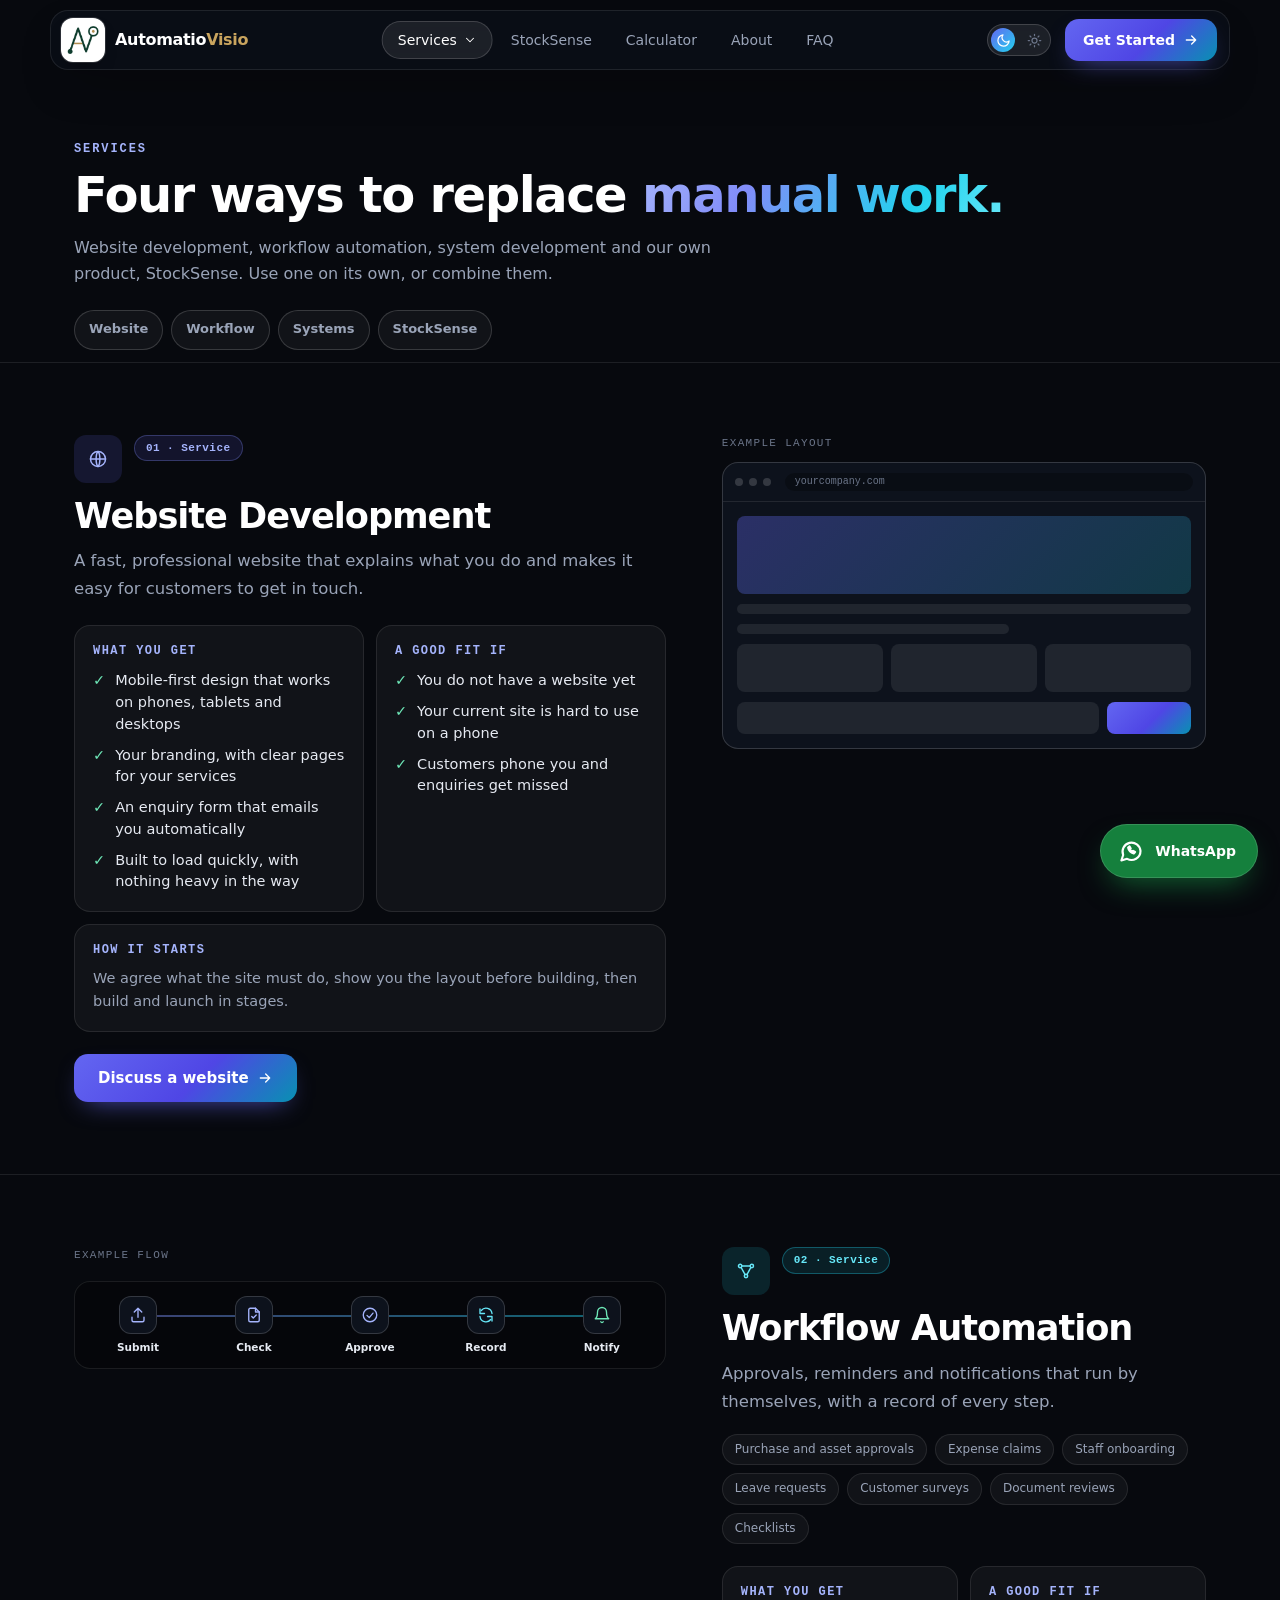
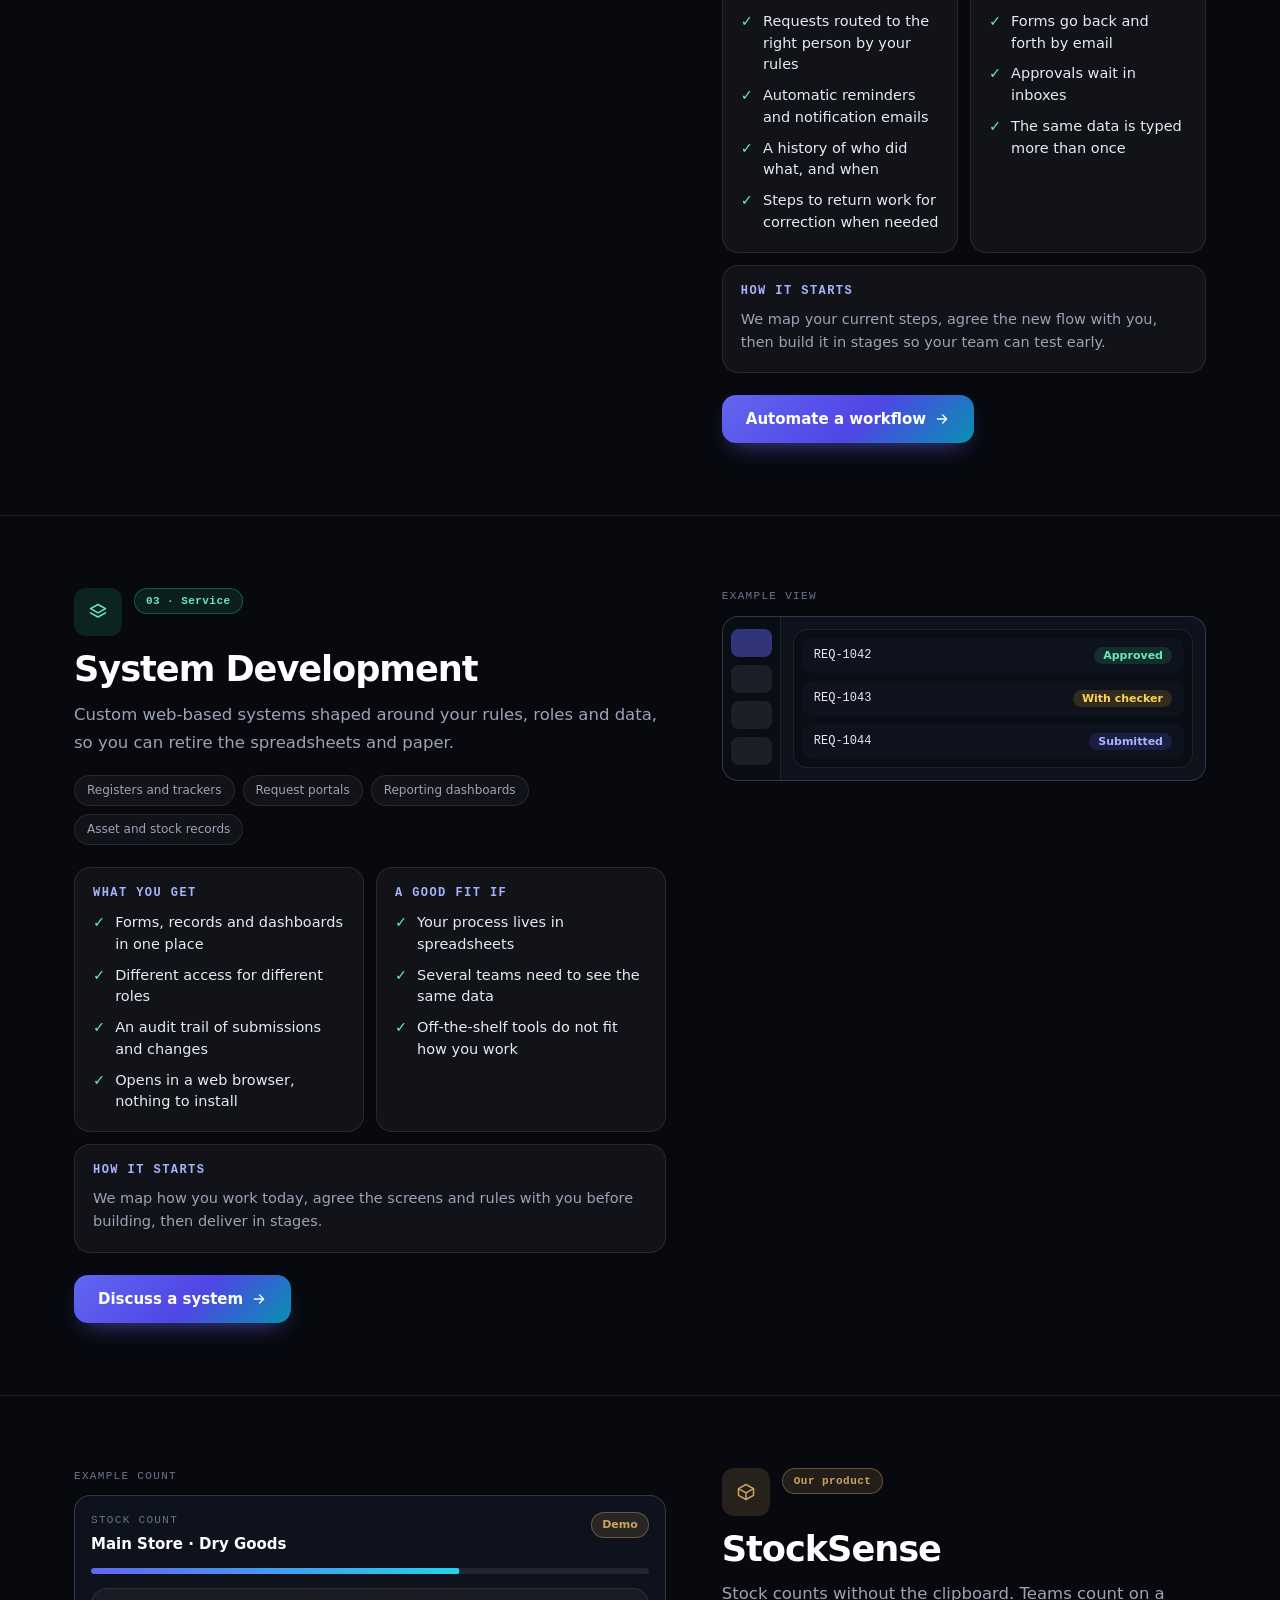
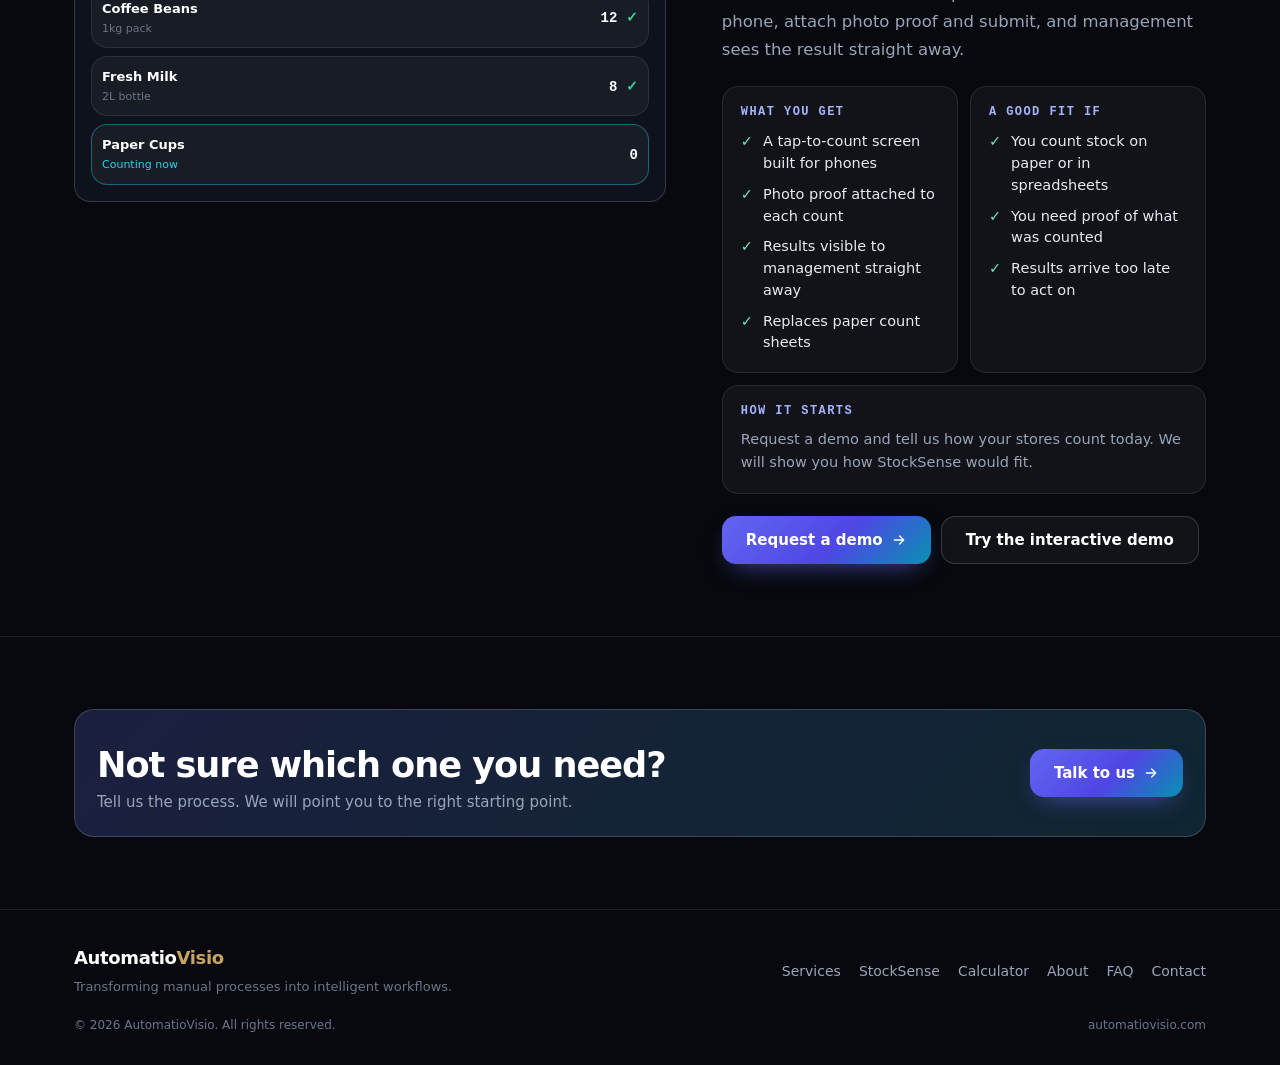
<file: services.html>
<!DOCTYPE html>
<html lang="en">
<head>
  <meta charset="UTF-8">
  <meta name="viewport" content="width=device-width, initial-scale=1.0, viewport-fit=cover">
  <title>Services | AutomatioVisio</title>
  <meta name="description" content="Website development, workflow automation, system development and StockSense: four ways AutomatioVisio replaces manual work.">
  <meta name="theme-color" content="#07090E">
  <meta property="og:type" content="website">
  <meta property="og:site_name" content="AutomatioVisio">
  <meta property="og:title" content="Services | AutomatioVisio">
  <meta property="og:description" content="Website development, workflow automation, system development and StockSense: four ways AutomatioVisio replaces manual work.">
  <link rel="icon" href="data:image/svg+xml,%3Csvg%20xmlns%3D%27http%3A//www.w3.org/2000/svg%27%20viewBox%3D%270%200%2064%2064%27%3E%3Crect%20width%3D%2764%27%20height%3D%2764%27%20rx%3D%2714%27%20fill%3D%27%23083828%27/%3E%3Ctext%20x%3D%2732%27%20y%3D%2743%27%20font-family%3D%27Arial%2CHelvetica%2Csans-serif%27%20font-size%3D%2730%27%20font-weight%3D%27700%27%20fill%3D%27%23c9a45e%27%20text-anchor%3D%27middle%27%3EAV%3C/text%3E%3C/svg%3E">
  <script>try{if(localStorage.getItem("av-theme")==="light")document.documentElement.classList.add("light")}catch(e){}</script>
  <style>/* =========================================================
   AutomatioVisio — styles.css
   Mobile-first · system fonts · light on phones
   ========================================================= */

/* ---------- Night mode (default) ---------- */
:root {
  --bg: #07090e; --surface: #0d121c;
  --card: rgba(255, 255, 255, 0.045); --card-2: rgba(255, 255, 255, 0.08); --inset: rgba(0, 0, 0, 0.28);
  --ink: #ffffff; --text: #e6eaf2; --muted: #9aa4b8; --dim: #6b7589;
  --line: rgba(255, 255, 255, 0.09); --line-2: rgba(255, 255, 255, 0.16);
  --indigo: #6366f1; --indigo-2: #818cf8; --cyan: #22d3ee; --green: #34d399; --amber: #fbbf24; --red: #f87171;
  --c-indigo: #a5b4fc; --c-cyan: #67e8f9; --c-green: #6ee7b7; --c-amber: #fcd34d; --c-red: #fca5a5;
  --gold: #c9a45e; --wa: #15803d;
  --grad: linear-gradient(120deg, #a5b4fc 0%, #818cf8 30%, #22d3ee 75%, #67e8f9 100%);
  --grad-btn: linear-gradient(135deg, #6366f1 0%, #4f46e5 55%, #0891b2 100%);
  --nav: rgba(12, 16, 25, 0.96);
  --card-shadow: none; --shadow: 0 20px 50px -24px rgba(0, 0, 0, 0.8);
  --hero-a: rgba(79, 70, 229, 0.24); --hero-b: rgba(6, 182, 212, 0.14);
  --ease: cubic-bezier(0.2, 0.8, 0.2, 1); --radius: 20px;
  --font: system-ui, -apple-system, "Segoe UI", Roboto, "Helvetica Neue", Arial, sans-serif;
  --mono: ui-monospace, SFMono-Regular, Menlo, Consolas, monospace;
  color-scheme: dark;
}

/* ---------- Day mode ---------- */
html.light {
  --bg: #f3f5fb; --surface: #ffffff; --card: #ffffff; --card-2: #eef1f9; --inset: #eef1f9;
  --ink: #0a0f1f; --text: #1e293b; --muted: #4f5d75; --dim: #8a94a8;
  --line: rgba(15, 23, 42, 0.09); --line-2: rgba(15, 23, 42, 0.16);
  --c-indigo: #4f46e5; --c-cyan: #0e7490; --c-green: #047857; --c-amber: #b45309; --c-red: #b91c1c;
  --gold: #9a6f2a;
  --grad: linear-gradient(120deg, #4f46e5 0%, #6366f1 30%, #0891b2 75%, #06b6d4 100%);
  --nav: rgba(255, 255, 255, 0.96);
  --card-shadow: 0 12px 32px -22px rgba(30, 41, 99, 0.4); --shadow: 0 18px 44px -26px rgba(30, 41, 99, 0.4);
  --hero-a: rgba(99, 102, 241, 0.18); --hero-b: rgba(34, 211, 238, 0.2);
  color-scheme: light;
}

/* Dark "device" panels (planner, phone, result) stay dark in day mode */
.dk {
  --card: rgba(255, 255, 255, 0.045); --card-2: rgba(255, 255, 255, 0.08); --inset: rgba(0, 0, 0, 0.3);
  --ink: #ffffff; --text: #e6eaf2; --muted: #9aa4b8; --dim: #6b7589;
  --line: rgba(255, 255, 255, 0.09); --line-2: rgba(255, 255, 255, 0.16);
  --c-indigo: #a5b4fc; --c-cyan: #67e8f9; --c-green: #6ee7b7; --c-amber: #fcd34d; --c-red: #fca5a5;
  --grad: linear-gradient(120deg, #a5b4fc 0%, #818cf8 30%, #22d3ee 75%, #67e8f9 100%);
  color: var(--text); color-scheme: dark;
}

/* ---------- Base ---------- */
*, *::before, *::after { box-sizing: border-box; margin: 0; padding: 0; }
html { -webkit-text-size-adjust: 100%; }
body { font-family: var(--font); background: var(--bg); color: var(--text); line-height: 1.6; overflow-x: hidden; -webkit-font-smoothing: antialiased; }
a { color: inherit; text-decoration: none; -webkit-tap-highlight-color: transparent; }
button { font: inherit; color: inherit; background: none; border: 0; cursor: pointer; touch-action: manipulation; -webkit-tap-highlight-color: transparent; }
input, select, textarea { font: inherit; color: inherit; }
svg { display: block; width: 20px; height: 20px; flex-shrink: 0; fill: none; stroke: currentColor; stroke-width: 1.8; stroke-linecap: round; stroke-linejoin: round; }
.btn .i, .to-top .i, .tt-moon .i, .tt-sun .i { stroke-width: 2; }
ul, ol { list-style: none; }
:focus-visible { outline: 2px solid var(--cyan); outline-offset: 3px; border-radius: 8px; }
::selection { background: rgba(99, 102, 241, 0.5); color: #fff; }

.skip { position: fixed; left: 12px; top: -64px; z-index: 200; padding: 10px 16px; border-radius: 10px; background: var(--ink); color: var(--bg); font-weight: 600; transition: top 0.2s; }
.skip:focus { top: 12px; }
.progress { position: fixed; top: 0; left: 0; right: 0; height: 3px; z-index: 90; background: linear-gradient(90deg, var(--indigo-2), var(--cyan)); transform: scaleX(0); transform-origin: left; pointer-events: none; }

.container { width: 100%; max-width: 1180px; margin: 0 auto; padding: 0 18px; }
.container.narrow { max-width: 820px; }
.grad { background: var(--grad); -webkit-background-clip: text; background-clip: text; color: transparent; }
.mono-label { font-family: var(--mono); font-size: 11px; letter-spacing: 0.12em; text-transform: uppercase; color: var(--dim); }

/* ---------- Sections ---------- */
.section { padding: 60px 0; scroll-margin-top: 16px; }
.sec-head { margin-bottom: 28px; }
.eyebrow { font-family: var(--mono); font-size: 12px; font-weight: 600; letter-spacing: 0.16em; text-transform: uppercase; color: var(--c-indigo); }
h1, h2, h3 { color: var(--ink); text-wrap: balance; }
h2 { margin-top: 10px; font-size: clamp(1.75rem, 6.6vw, 2.6rem); font-weight: 800; line-height: 1.1; letter-spacing: -0.03em; }
.sub { margin-top: 12px; font-size: 16px; line-height: 1.65; color: var(--muted); max-width: 40rem; }

/* ---------- Buttons ---------- */
.btn { display: inline-flex; align-items: center; justify-content: center; gap: 8px; min-height: 48px; padding: 0 24px; border-radius: 14px; font-size: 15px; font-weight: 600; color: #fff; white-space: nowrap; transition: transform 0.15s, filter 0.2s; }
.btn .i { width: 16px; height: 16px; }
.btn:active { transform: scale(0.98); }
.btn:disabled { opacity: 0.7; cursor: wait; }
.btn-primary { background: var(--grad-btn); box-shadow: 0 10px 26px -12px rgba(99, 102, 241, 0.8); }
.btn-ghost { color: var(--ink); background: var(--card); border: 1px solid var(--line-2); box-shadow: var(--card-shadow); }
.btn-wa { background: var(--wa); box-shadow: 0 10px 26px -14px rgba(21, 128, 61, 0.9); }
.btn-wa .i { width: 18px; height: 18px; }
.btn.sm { min-height: 42px; padding: 0 18px; font-size: 14px; }
.btn.block { width: 100%; }

/* ---------- Chips, tags, pills ---------- */
.chip { display: inline-flex; align-items: center; padding: 3px 10px; border-radius: 999px; font-size: 11px; font-weight: 600; white-space: nowrap; border: 1px solid transparent; }
.chip-cyan { background: rgba(34, 211, 238, 0.12); color: var(--c-cyan); border-color: rgba(34, 211, 238, 0.3); }
.chip-green { background: rgba(52, 211, 153, 0.12); color: var(--c-green); border-color: rgba(52, 211, 153, 0.3); }
.chip-red { background: rgba(248, 113, 113, 0.1); color: var(--c-red); border-color: rgba(248, 113, 113, 0.3); }
.chip-gold { background: rgba(201, 164, 94, 0.14); color: var(--gold); border-color: rgba(201, 164, 94, 0.4); }
.tag { display: inline-flex; align-self: flex-start; padding: 4px 11px; border-radius: 999px; font: 600 11px/1.5 var(--mono); letter-spacing: 0.04em; border: 1px solid transparent; }
.t-indigo { background: rgba(99, 102, 241, 0.13); color: var(--c-indigo); border-color: rgba(129, 140, 248, 0.3); }
.t-cyan { background: rgba(34, 211, 238, 0.11); color: var(--c-cyan); border-color: rgba(34, 211, 238, 0.32); }
.t-green { background: rgba(52, 211, 153, 0.11); color: var(--c-green); border-color: rgba(52, 211, 153, 0.32); }
.t-gold { background: rgba(201, 164, 94, 0.14); color: var(--gold); border-color: rgba(201, 164, 94, 0.4); }
.pills { display: flex; flex-wrap: wrap; gap: 8px; }
.pills span { padding: 5px 12px; border-radius: 999px; font-size: 12px; color: var(--muted); background: var(--card); border: 1px solid var(--line); }
.fi { width: 42px; height: 42px; flex-shrink: 0; display: grid; place-items: center; border-radius: 12px; }
.fi.i { background: rgba(99, 102, 241, 0.15); color: var(--c-indigo); }
.fi.c { background: rgba(34, 211, 238, 0.13); color: var(--c-cyan); }
.fi.g { background: rgba(52, 211, 153, 0.13); color: var(--c-green); }
.fi.a { background: rgba(201, 164, 94, 0.16); color: var(--gold); }

/* ---------- Header / navigation ---------- */
/* The header never catches touches itself: only the bar and an OPEN menu do. */
.header { position: fixed; top: 0; left: 0; right: 0; z-index: 50; padding: 10px 10px 0; pointer-events: none; }
.nav { pointer-events: auto; display: flex; align-items: center; gap: 8px; height: 60px; max-width: 1180px; margin: 0 auto; padding: 0 8px 0 9px; border-radius: 18px; background: var(--nav); border: 1px solid var(--line); box-shadow: var(--shadow); }

.brand { display: inline-flex; align-items: center; gap: 10px; min-height: 44px; min-width: 0; margin-right: auto; border-radius: 12px; }
.brand-mark { display: block; width: 42px; height: 42px; flex-shrink: 0; border-radius: 12px; background: #fff url("[data-uri]") center / cover no-repeat; box-shadow: 0 0 0 1px rgba(255, 255, 255, 0.14), 0 8px 18px -10px rgba(0, 0, 0, 0.7); }
html.light .brand-mark { box-shadow: 0 0 0 1px rgba(15, 23, 42, 0.14), 0 8px 18px -10px rgba(30, 41, 99, 0.35); }
.brand-name { font-weight: 700; font-size: 16px; letter-spacing: -0.02em; color: var(--ink); white-space: nowrap; }
.brand-name span { color: var(--gold); }

.nav-links, .nav-cta { display: none; }
.nav-actions { display: flex; align-items: center; gap: 8px; flex-shrink: 0; }

.menu-btn { width: 44px; height: 44px; border-radius: 12px; border: 1px solid var(--line-2); background: var(--card); display: flex; flex-direction: column; align-items: center; justify-content: center; gap: 4px; }
.menu-btn i { display: block; width: 18px; height: 2px; border-radius: 2px; background: var(--ink); transition: transform 0.25s, opacity 0.25s; }
.menu-btn.open i:nth-child(1) { transform: translateY(6px) rotate(45deg); }
.menu-btn.open i:nth-child(2) { opacity: 0; }
.menu-btn.open i:nth-child(3) { transform: translateY(-6px) rotate(-45deg); }

.menu { pointer-events: none; visibility: hidden; opacity: 0; transform: translateY(-6px); transition: opacity 0.18s, transform 0.18s, visibility 0s 0.18s; display: grid; gap: 2px; max-width: 1180px; margin: 8px auto 0; padding: 8px; max-height: calc(100vh - 92px); max-height: calc(100dvh - 92px); overflow-y: auto; overscroll-behavior: contain; border-radius: 18px; background: var(--surface); border: 1px solid var(--line); box-shadow: var(--shadow); }
.menu.open { pointer-events: auto; visibility: visible; opacity: 1; transform: none; transition-delay: 0s; }
.m-group { padding: 10px 14px 4px; font: 600 11px var(--mono); letter-spacing: 0.14em; text-transform: uppercase; color: var(--dim); }
.m-link { display: flex; align-items: center; gap: 12px; min-height: 48px; padding: 0 14px; border-radius: 12px; font-size: 15px; font-weight: 500; color: var(--text); }
.m-link:active { background: var(--card-2); }
.m-link .fi { width: 32px; height: 32px; border-radius: 9px; }
.m-link .fi .i { width: 17px; height: 17px; }
.menu .btn { margin-top: 6px; }

/* Day / night switch: compact icon button on phones */
.theme-toggle { position: relative; width: 44px; height: 44px; border-radius: 12px; border: 1px solid var(--line-2); background: var(--card); display: grid; place-items: center; }
.tt-track { position: relative; display: grid; place-items: center; width: 20px; height: 20px; }
.tt-moon, .tt-sun { grid-area: 1 / 1; display: grid; place-items: center; transition: opacity 0.2s, transform 0.3s var(--ease); }
.tt-moon .i, .tt-sun .i { width: 20px; height: 20px; }
.tt-moon { color: var(--c-indigo); }
.tt-sun { color: #f59e0b; opacity: 0; transform: rotate(-60deg) scale(0.6); }
html.light .tt-moon { opacity: 0; transform: rotate(60deg) scale(0.6); }
html.light .tt-sun { opacity: 1; transform: none; }
.tt-knob { display: none; }

/* ---------- Hero ---------- */
.hero { position: relative; padding: 100px 0 44px; background: radial-gradient(460px 320px at 0 0, var(--hero-a), transparent 70%), radial-gradient(420px 300px at 100% 10%, var(--hero-b), transparent 70%); }
.hero-canvas { display: none; }
.hero-grid { position: relative; display: grid; gap: 30px; }
.hero-kicker { margin-bottom: 14px; color: var(--c-cyan); }
.hero-copy { container-type: inline-size; }
.hero-title { font-size: clamp(1.75rem, 8vw, 3.5rem); font-size: min(3.5rem, calc(100cqw / 10.6)); font-weight: 800; line-height: 1.05; letter-spacing: -0.035em; }
.lead { margin-top: 16px; max-width: 34rem; font-size: 17px; line-height: 1.65; color: var(--muted); }
.cta-row { margin-top: 24px; display: grid; gap: 10px; }

/* ---------- Process Planner ---------- */
.planner { min-width: 0; border-radius: 22px; overflow: hidden; background: linear-gradient(180deg, #111622, #0a0d14); border: 1px solid var(--line-2); box-shadow: var(--shadow); }
.c-bar { display: flex; align-items: center; justify-content: space-between; gap: 8px; padding: 12px 16px; border-bottom: 1px solid var(--line); }
.dots { display: flex; gap: 6px; }
.dots i { width: 9px; height: 9px; border-radius: 50%; background: rgba(255, 255, 255, 0.14); }
.pl-body { padding: 16px; display: grid; gap: 14px; }
.pl-chips { display: grid; grid-template-columns: repeat(3, minmax(0, 1fr)); gap: 6px; margin-top: 8px; }
.pl-chip { min-height: 42px; padding: 0 4px; border-radius: 12px; font-size: 12.5px; font-weight: 600; color: var(--muted); background: var(--card); border: 1px solid var(--line); transition: border-color 0.2s, background 0.2s, color 0.2s; }
.pl-chip.on { color: var(--ink); border-color: rgba(34, 211, 238, 0.55); background: linear-gradient(135deg, rgba(99, 102, 241, 0.28), rgba(34, 211, 238, 0.16)); }
.pl-top { display: flex; align-items: center; justify-content: space-between; gap: 10px; flex-wrap: wrap; }
.seg { display: inline-flex; padding: 3px; border-radius: 999px; background: var(--inset); border: 1px solid var(--line); }
.seg-btn { min-height: 38px; padding: 0 14px; border-radius: 999px; font-size: 12.5px; font-weight: 600; color: var(--muted); transition: background 0.2s, color 0.2s; }
.seg-btn.on { color: #fff; background: var(--grad-btn); }
.planner[data-mode="manual"] .seg-btn.on { background: linear-gradient(135deg, #b45309, #d97706); }
.pl-list { display: grid; gap: 8px; min-height: 116px; align-content: start; margin-top: 8px; }
.pl-list li { display: flex; gap: 10px; font-size: 13.5px; line-height: 1.45; color: var(--text); }
.pl-list li::before { content: ""; flex-shrink: 0; width: 7px; height: 7px; margin-top: 7px; border-radius: 50%; background: var(--cyan); }
.planner[data-mode="manual"] .pl-list li::before { background: var(--amber); }
.pl-fitrow { display: grid; gap: 8px; }
.pl-fit { display: flex; flex-wrap: wrap; gap: 6px; }
.fit { padding: 4px 10px; border-radius: 999px; font: 600 11px var(--mono); color: var(--c-cyan); background: rgba(34, 211, 238, 0.1); border: 1px solid rgba(34, 211, 238, 0.3); }
.pl-note { text-align: center; font-size: 11.5px; color: var(--dim); }

/* ---------- Workflow flow (planner + services page) ---------- */
.flow { container-type: inline-size; position: relative; margin: 16px 0 4px; padding: 14px 6px; display: grid; grid-template-columns: repeat(5, minmax(0, 1fr)); gap: 2px; border-radius: 16px; background: var(--inset); border: 1px solid var(--line); }
.flow::before { content: ""; position: absolute; left: calc(6px + 10cqw); right: calc(6px + 10cqw); top: 33px; height: 2px; background: linear-gradient(90deg, rgba(129, 140, 248, 0.45), rgba(34, 211, 238, 0.45)); }
.flow::after { content: ""; position: absolute; top: 29px; left: calc(6px + 10cqw - 5px); width: 10px; height: 10px; border-radius: 50%; background: var(--cyan); box-shadow: 0 0 10px 2px rgba(34, 211, 238, 0.55); opacity: 0; pointer-events: none; }
.f-node { position: relative; text-align: center; }
.f-node span { position: relative; display: grid; place-items: center; width: 38px; height: 38px; margin: 0 auto; border-radius: 12px; background: var(--surface); border: 1px solid var(--line-2); color: var(--c-indigo); }
.f-node .i { width: 18px; height: 18px; }
.f-node p { margin-top: 7px; font-size: 10.5px; font-weight: 600; line-height: 1.25; color: var(--text); }
.f-node:nth-child(4) span { color: var(--c-cyan); }
.f-node:nth-child(5) span { color: var(--c-green); }
.pl-flow { margin: 0; }
.pl-flow .f-node p { min-height: 2.5em; }
.pl-flow .f-node { animation: av-pop 0.4s var(--ease) both; animation-delay: calc(var(--i, 0) * 70ms); }
.flow.play[data-mode="auto"]::after { animation: av-dot 5s linear infinite; }
.flow.play[data-mode="auto"] .f-node span { animation: av-node 5s linear infinite; }
.flow.play[data-mode="auto"] .f-node:nth-child(1) span { animation-delay: 0.2s; }
.flow.play[data-mode="auto"] .f-node:nth-child(2) span { animation-delay: 1.1s; }
.flow.play[data-mode="auto"] .f-node:nth-child(3) span { animation-delay: 2s; }
.flow.play[data-mode="auto"] .f-node:nth-child(4) span { animation-delay: 2.9s; }
.flow.play[data-mode="auto"] .f-node:nth-child(5) span { animation-delay: 3.8s; }
/* "Today" view: dashed amber steps with a blinking warning */
.flow[data-mode="manual"]::before { background: repeating-linear-gradient(90deg, rgba(251, 191, 36, 0.55) 0 6px, transparent 6px 12px); }
.flow[data-mode="manual"] .f-node span { color: var(--c-amber); border-style: dashed; border-color: rgba(251, 191, 36, 0.42); }
.flow[data-mode="manual"] .f-node:nth-child(4) span::after { content: "!"; position: absolute; top: -6px; right: -6px; width: 16px; height: 16px; border-radius: 50%; background: var(--amber); color: #1a1200; font: 700 10px/16px var(--mono); text-align: center; }
.flow.play[data-mode="manual"] .f-node:nth-child(4) span::after { animation: av-blink 1.3s ease-in-out infinite; }
@keyframes av-pop { from { opacity: 0; transform: translateY(6px) scale(0.94); } to { opacity: 1; transform: none; } }
@keyframes av-dot { 0% { opacity: 0; transform: translateX(0); } 4% { opacity: 1; transform: translateX(0); } 76% { opacity: 1; transform: translateX(80cqw); } 82%, 100% { opacity: 0; transform: translateX(80cqw); } }
@keyframes av-node { 0%, 100% { border-color: var(--line-2); box-shadow: 0 0 0 0 rgba(34, 211, 238, 0); } 3%, 14% { border-color: var(--cyan); box-shadow: 0 0 0 4px rgba(34, 211, 238, 0.18); } 28% { border-color: var(--line-2); box-shadow: 0 0 0 0 rgba(34, 211, 238, 0); } }
@keyframes av-blink { 0%, 100% { opacity: 1; transform: scale(1); } 50% { opacity: 0.35; transform: scale(0.85); } }

/* ---------- Service cards ---------- */
.cards4 { display: grid; gap: 14px; }
.card { display: flex; flex-direction: column; padding: 22px; border-radius: var(--radius); background: var(--card); border: 1px solid var(--line); box-shadow: var(--card-shadow); }
.svc-card .fi { width: 48px; height: 48px; }
.svc-card .tag { margin-top: 16px; }
.card h3 { margin-top: 12px; font-size: 20px; font-weight: 700; line-height: 1.25; letter-spacing: -0.02em; }
.card > p { margin-top: 8px; font-size: 15px; line-height: 1.65; color: var(--muted); }
.card .pills { padding-top: 16px; }
.more { margin-top: auto; padding-top: 18px; display: inline-flex; align-items: center; gap: 6px; font-size: 14px; font-weight: 600; color: var(--c-indigo); }
.more .i { width: 14px; height: 14px; transition: transform 0.2s; }
.note-line { margin-top: 20px; text-align: center; font-size: 14px; line-height: 1.7; color: var(--muted); }

/* ---------- Featured product ---------- */
.spot { display: grid; gap: 26px; padding: 22px; border-radius: 24px; border: 1px solid var(--line-2); background: radial-gradient(420px 260px at 100% 0, rgba(201, 164, 94, 0.14), transparent 70%), radial-gradient(420px 300px at 0 100%, rgba(79, 70, 229, 0.14), transparent 70%), var(--surface); box-shadow: var(--card-shadow); }
.spot h2 { font-size: clamp(2.2rem, 9vw, 3.2rem); }
.tagline { margin-top: 4px; font-size: 19px; font-weight: 500; line-height: 1.35; color: var(--muted); letter-spacing: -0.01em; }
.spot-text { margin-top: 14px; font-size: 16px; line-height: 1.7; color: var(--muted); }
.features { margin-top: 22px; display: grid; gap: 16px; }
.features li { display: flex; gap: 14px; align-items: flex-start; }
.features b { display: block; font-size: 15px; color: var(--ink); }
.features span { font-size: 14px; color: var(--muted); }
.spot .btn { margin-top: 24px; }
.phone-wrap { display: flex; flex-direction: column; align-items: center; gap: 16px; min-width: 0; }
.phone { width: 100%; max-width: 320px; padding: 10px; border-radius: 40px; background: linear-gradient(180deg, #1c2335, #0d1119); border: 1px solid rgba(255, 255, 255, 0.16); position: relative; }
.notch { position: absolute; top: 20px; left: 50%; transform: translateX(-50%); width: 86px; height: 22px; border-radius: 999px; background: #000; z-index: 2; }
.screen { border-radius: 30px; background: #080b12; padding: 48px 14px 16px; }
.app-head { display: flex; align-items: flex-start; justify-content: space-between; }
.app-title { margin-top: 2px; font-size: 15px; font-weight: 700; color: var(--ink); }
.app-progress { margin-top: 14px; height: 6px; border-radius: 6px; background: var(--card-2); overflow: hidden; }
.app-progress i { display: block; height: 100%; border-radius: 6px; background: linear-gradient(90deg, var(--indigo), var(--cyan)); transform-origin: left; transform: scaleX(0.66); transition: transform 0.3s var(--ease); }
.app-progress-text { margin-top: 6px; font-size: 11px; color: var(--dim); }
.items { margin-top: 12px; display: grid; gap: 8px; }
.item { display: flex; align-items: center; justify-content: space-between; gap: 8px; padding: 10px; border-radius: 16px; background: var(--card); border: 1px solid var(--line); }
.item.active { border-color: rgba(34, 211, 238, 0.4); background: rgba(34, 211, 238, 0.06); }
.item-name { font-size: 13px; font-weight: 600; color: var(--ink); }
.item-unit { font-size: 11px; color: var(--dim); }
.item-unit.c { color: var(--cyan); }
.photo { width: 100%; margin-top: 10px; min-height: 48px; display: flex; align-items: center; gap: 10px; padding: 8px 12px; border-radius: 16px; border: 1px dashed rgba(255, 255, 255, 0.2); font-size: 12px; color: var(--muted); text-align: left; }
.photo.done { border-style: solid; border-color: rgba(52, 211, 153, 0.45); background: rgba(52, 211, 153, 0.07); color: #d1fae5; }
.photo-ic { display: grid; place-items: center; width: 30px; height: 30px; border-radius: 9px; background: var(--card-2); color: var(--cyan); flex-shrink: 0; }
.photo-ic .i { width: 16px; height: 16px; }
.photo em { margin-left: auto; font-style: normal; font-weight: 700; color: var(--green); }
.submit { width: 100%; margin-top: 10px; }
.submit.sent { background: linear-gradient(135deg, #059669, #0891b2); }
.try-hint { display: flex; align-items: center; gap: 8px; font-size: 13px; color: var(--muted); }
.try-hint .mono-label { color: var(--c-cyan); }

/* +/- stepper */
.stepper { display: inline-flex; align-items: center; gap: 4px; flex-shrink: 0; }
.st-btn { width: 44px; height: 44px; border-radius: 12px; display: grid; place-items: center; font-size: 22px; font-weight: 600; line-height: 1; color: var(--ink); background: var(--card-2); border: 1px solid var(--line); user-select: none; -webkit-user-select: none; -webkit-touch-callout: none; }
.st-btn.plus { background: var(--indigo); border-color: transparent; color: #fff; }
.st-btn:active { transform: scale(0.94); }
.st-btn.off { opacity: 0.35; }
.st-val { min-width: 38px; text-align: center; font-weight: 700; font-size: 15px; color: var(--ink); font-variant-numeric: tabular-nums; }

/* ---------- Who we are ---------- */
.statement { max-width: 46rem; font-size: clamp(1.15rem, 4vw, 1.5rem); line-height: 1.5; font-weight: 500; letter-spacing: -0.01em; color: var(--text); }
.statement b { color: var(--ink); }
.who { display: grid; gap: 14px; margin-top: 26px; }
.who .card h3 { margin-top: 14px; font-size: 18px; }

/* ---------- Call-to-action band ---------- */
.band { display: grid; gap: 16px; padding: 22px; border-radius: var(--radius); border: 1px solid var(--line-2); background: linear-gradient(135deg, rgba(99, 102, 241, 0.16), rgba(34, 211, 238, 0.1)), var(--surface); }
.band h2 { margin-top: 0; font-size: clamp(1.4rem, 5.4vw, 1.9rem); }
.band p { margin-top: 6px; font-size: 15px; color: var(--muted); }
.band-wrap { margin-top: 36px; }

/* ---------- Contact ---------- */
.contact { display: grid; gap: 24px; padding: 22px; border-radius: 24px; border: 1px solid var(--line-2); background: var(--surface); box-shadow: var(--card-shadow); }
.opts { margin-top: 22px; display: grid; gap: 10px; }
.opt { display: flex; align-items: center; gap: 14px; min-height: 64px; padding: 12px 16px; border-radius: 16px; background: var(--card); border: 1px solid var(--line-2); }
.opt b { display: block; font-size: 15px; color: var(--ink); }
.opt small { font-size: 13px; color: var(--muted); word-break: break-all; }
.opt-wa .fi { background: rgba(21, 128, 61, 0.2); color: #4ade80; }
html.light .opt-wa .fi { color: #15803d; }
.form { display: grid; gap: 14px; }
.input label { display: block; margin-bottom: 6px; font-size: 13px; font-weight: 500; color: var(--text); }
.input input, .input select, .input textarea { width: 100%; min-height: 48px; padding: 12px 14px; border-radius: 12px; font-size: 16px; color: var(--ink); background: var(--card); border: 1px solid var(--line-2); outline: none; }
.input select { appearance: none; -webkit-appearance: none; cursor: pointer; padding-right: 38px; background-image: linear-gradient(45deg, transparent 50%, #8c96a8 50%), linear-gradient(135deg, #8c96a8 50%, transparent 50%); background-position: calc(100% - 20px) 55%, calc(100% - 15px) 55%; background-size: 5px 5px; background-repeat: no-repeat; }
.input select option { background: var(--surface); color: var(--ink); }
.input textarea { min-height: 110px; resize: vertical; }
.input input::placeholder, .input textarea::placeholder { color: var(--dim); }
.input input:focus, .input select:focus, .input textarea:focus { border-color: rgba(129, 140, 248, 0.8); box-shadow: 0 0 0 4px rgba(99, 102, 241, 0.16); }
.input .invalid { border-color: rgba(248, 113, 113, 0.9); }
.form-error { font-size: 13px; color: var(--c-red); }
.form-error:empty { display: none; }
.form-note { text-align: center; font-size: 12px; color: var(--dim); }

/* ---------- Inner pages ---------- */
.page-hero { padding: 108px 0 8px; }
.page-hero h1 { margin-top: 10px; font-size: clamp(2rem, 8vw, 3.1rem); font-weight: 800; line-height: 1.08; letter-spacing: -0.03em; }

/* Calculator */
.calc { display: grid; gap: 14px; }
.calc-inputs { padding: 8px 20px 20px; border-radius: var(--radius); background: var(--card); border: 1px solid var(--line); box-shadow: var(--card-shadow); }
.field { display: flex; flex-wrap: wrap; align-items: center; justify-content: space-between; gap: 8px 12px; padding: 14px 0; border-bottom: 1px solid var(--line); }
.field > div:first-child { flex: 1 1 150px; min-width: 0; }
.field b { display: block; font-size: 15px; font-weight: 600; color: var(--ink); }
.field small { font-size: 12px; color: var(--dim); }
.calc-bar { position: sticky; bottom: 12px; z-index: 5; margin-top: 16px; display: flex; align-items: center; justify-content: space-between; gap: 10px; padding: 12px 78px 12px 16px; border-radius: 14px; background: #0a0e16; border: 1px solid var(--line-2); box-shadow: 0 12px 30px -12px rgba(0, 0, 0, 0.6); }
.calc-bar .mono-label { font-size: 10px; white-space: nowrap; }
.calc-bar strong { font-size: 18px; color: var(--ink); font-variant-numeric: tabular-nums; white-space: nowrap; }
.calc-result { padding: 22px; border-radius: var(--radius); border: 1px solid var(--line-2); background: radial-gradient(120% 80% at 100% 0, rgba(34, 211, 238, 0.16), transparent 60%), radial-gradient(120% 80% at 0 100%, rgba(99, 102, 241, 0.24), transparent 60%), #0a0e16; }
.result-num { margin-top: 10px; font-size: clamp(2.2rem, 10vw, 3.4rem); font-weight: 800; line-height: 1.05; letter-spacing: -0.03em; font-variant-numeric: tabular-nums; }
.result-label { margin-top: 4px; font-size: 13px; color: var(--muted); }
.result-grid { margin-top: 20px; display: grid; grid-template-columns: 1fr 1fr; gap: 10px; }
.result-grid > div { padding: 14px; border-radius: 14px; background: var(--card); border: 1px solid var(--line); }
.result-grid > div:last-child { grid-column: span 2; }
.result-mid { font-size: 21px; font-weight: 700; color: var(--ink); font-variant-numeric: tabular-nums; line-height: 1.2; }
.calc-note { margin: 16px 0; font-size: 12px; line-height: 1.6; color: var(--dim); }

/* About */
.compare { display: grid; gap: 14px; }
.cmp { padding: 22px; border-radius: var(--radius); border: 1px solid var(--line); background: var(--card); box-shadow: var(--card-shadow); }
.cmp.bad { background: linear-gradient(180deg, rgba(248, 113, 113, 0.07), var(--card)); }
.cmp.good { border-color: rgba(52, 211, 153, 0.35); background: linear-gradient(180deg, rgba(52, 211, 153, 0.09), var(--card)); }
.cmp h3 { margin-top: 12px; font-size: 20px; }
.cmp ul { margin-top: 16px; display: grid; gap: 10px; }
.cmp li { display: flex; gap: 10px; align-items: flex-start; font-size: 15px; color: var(--text); }
.mark { width: 24px; height: 24px; flex-shrink: 0; display: grid; place-items: center; border-radius: 8px; font-size: 12px; font-weight: 700; }
.bad .mark { background: rgba(248, 113, 113, 0.14); color: var(--c-red); }
.good .mark { background: rgba(52, 211, 153, 0.16); color: var(--c-green); }
.steps { display: grid; gap: 12px; }
.step { display: flex; gap: 16px; padding: 18px; border-radius: var(--radius); background: var(--card); border: 1px solid var(--line); box-shadow: var(--card-shadow); }
.step-num { width: 44px; height: 44px; flex-shrink: 0; display: grid; place-items: center; border-radius: 14px; font: 600 14px var(--mono); color: var(--ink); background: var(--card-2); border: 1px solid var(--line-2); }
.step h3 { font-size: 17px; }
.step p { margin-top: 4px; font-size: 14.5px; color: var(--muted); }
.mini-offers { display: grid; gap: 10px; margin-top: 22px; }
.offer { display: flex; align-items: center; gap: 14px; padding: 14px 16px; border-radius: 16px; background: var(--card); border: 1px solid var(--line); box-shadow: var(--card-shadow); }
.offer b { display: block; font-size: 15px; color: var(--ink); }
.offer small { font-size: 13px; color: var(--muted); }

/* Services page */
.jumpbar { display: flex; flex-wrap: wrap; gap: 8px; margin-top: 22px; }
.jump { display: inline-flex; align-items: center; min-height: 40px; padding: 0 14px; border-radius: 999px; font-size: 13px; font-weight: 600; color: var(--muted); background: var(--card); border: 1px solid var(--line-2); }
.jump:active { background: var(--card-2); color: var(--ink); }
.svc { padding: 52px 0; border-top: 1px solid var(--line); scroll-margin-top: 36px; }
.svc-grid { display: grid; gap: 26px; }
.svc-head { display: flex; align-items: center; gap: 12px; }
.svc-head .fi { width: 48px; height: 48px; }
.svc h2 { margin-top: 14px; font-size: clamp(1.6rem, 6vw, 2.2rem); }
.svc-lead { margin-top: 12px; font-size: 16.5px; line-height: 1.7; color: var(--muted); }
.svc-cols { display: grid; gap: 12px; margin-top: 22px; }
.svc-col { padding: 18px; border-radius: 16px; background: var(--card); border: 1px solid var(--line); box-shadow: var(--card-shadow); }
.svc-col h3 { font: 600 12px var(--mono); letter-spacing: 0.12em; text-transform: uppercase; color: var(--c-indigo); }
.svc-col ul { margin-top: 12px; display: grid; gap: 9px; }
.svc-col li { display: flex; gap: 10px; font-size: 14.5px; line-height: 1.5; color: var(--text); }
.svc-col li::before { content: "✓"; flex-shrink: 0; color: var(--c-green); font-weight: 700; }
.svc-col p { margin-top: 10px; font-size: 14.5px; line-height: 1.6; color: var(--muted); }
.svc .cta-row { margin-top: 22px; }
.svc-vis { min-width: 0; }
.vis-label { margin-bottom: 10px; }
.browser, .sysmock { border-radius: 16px; overflow: hidden; background: var(--surface); border: 1px solid var(--line-2); box-shadow: var(--card-shadow); }
.br-bar { display: flex; align-items: center; gap: 6px; padding: 10px 12px; border-bottom: 1px solid var(--line); }
.br-bar i { width: 8px; height: 8px; border-radius: 50%; background: var(--line-2); }
.br-url { margin-left: 8px; flex: 1; height: 18px; border-radius: 9px; background: var(--inset); font: 10px/18px var(--mono); color: var(--dim); padding: 0 10px; overflow: hidden; white-space: nowrap; }
.br-body { padding: 14px; display: grid; gap: 10px; }
.sk { border-radius: 8px; background: var(--card-2); }
.sk.h { height: 78px; background: linear-gradient(135deg, rgba(99, 102, 241, 0.35), rgba(34, 211, 238, 0.2)); }
.sk.l { height: 10px; } .sk.l.s { width: 60%; }
.br-cards { display: grid; grid-template-columns: repeat(3, 1fr); gap: 8px; }
.br-cards .sk { height: 48px; }
.br-form { display: flex; gap: 8px; }
.br-form .sk { flex: 1; height: 32px; }
.br-btn { width: 84px; height: 32px; border-radius: 8px; background: var(--grad-btn); }
.sysmock { display: grid; grid-template-columns: 58px minmax(0, 1fr); }
.sys-side { padding: 12px 8px; display: grid; gap: 8px; align-content: start; background: var(--inset); border-right: 1px solid var(--line); }
.sys-side i { height: 28px; border-radius: 8px; background: var(--card-2); }
.sys-side i:first-child { background: rgba(99, 102, 241, 0.45); }
.sys-main { padding: 12px; min-width: 0; }
.mini-table { display: grid; gap: 8px; padding: 8px; border-radius: 14px; background: var(--inset); border: 1px solid var(--line); }
.mini-table div { display: flex; align-items: center; justify-content: space-between; gap: 8px; padding: 9px 12px; border-radius: 10px; background: var(--surface); font: 12px var(--mono); color: var(--text); }
.mini-table em { font: 600 11px var(--font); padding: 2px 9px; border-radius: 999px; font-style: normal; white-space: nowrap; }
.s-green { background: rgba(52, 211, 153, 0.15); color: var(--c-green); }
.s-amber { background: rgba(251, 191, 36, 0.15); color: var(--c-amber); }
.s-indigo { background: rgba(99, 102, 241, 0.16); color: var(--c-indigo); }
.stock-vis { padding: 16px; border-radius: 16px; background: var(--surface); border: 1px solid var(--line-2); box-shadow: var(--card-shadow); }
.stock-vis .app-progress { margin: 12px 0 14px; }
.stock-vis .item { background: var(--card); }
.stock-vis .qty { font: 700 14px var(--mono); color: var(--ink); }
.stock-vis .tick { color: var(--green); font-weight: 700; }

/* FAQ */
.faq { display: grid; gap: 10px; }
.faq details { border-radius: 16px; background: var(--card); border: 1px solid var(--line); box-shadow: var(--card-shadow); }
.faq summary { list-style: none; cursor: pointer; min-height: 56px; padding: 14px 18px; display: flex; align-items: center; justify-content: space-between; gap: 14px; font-size: 15.5px; font-weight: 600; color: var(--ink); }
.faq summary::-webkit-details-marker { display: none; }
.faq summary::after { content: "+"; flex-shrink: 0; width: 28px; height: 28px; display: grid; place-items: center; border-radius: 8px; font-size: 18px; font-weight: 400; color: var(--c-indigo); background: rgba(99, 102, 241, 0.12); }
.faq details[open] summary::after { content: "–"; }
.faq details p { padding: 0 18px 18px; font-size: 15px; line-height: 1.7; color: var(--muted); }
.faq-nav { display: flex; flex-wrap: wrap; gap: 8px; }
.faq-group { margin-top: 34px; scroll-margin-top: 84px; }
.faq-group h2 { margin: 0 0 14px; font-size: clamp(1.3rem, 5vw, 1.7rem); letter-spacing: -0.02em; }
.faq-group h2 span { color: var(--c-indigo); font: 600 12px var(--mono); letter-spacing: 0.12em; margin-right: 10px; }

/* Single-column grids may never grow wider than the screen */
.hero-grid, .cards4, .spot, .contact, .calc, .compare, .steps, .who, .band, .form, .items, .svc-grid, .svc-cols { grid-template-columns: minmax(0, 1fr); }

/* ---------- Footer ---------- */
.footer { padding: 34px 0 30px; border-top: 1px solid var(--line); }
.f-grid { display: grid; gap: 18px; grid-template-columns: minmax(0, 1fr); }
.f-brand { display: inline-block; font-weight: 700; font-size: 18px; letter-spacing: -0.02em; color: var(--ink); }
.f-brand span { color: var(--gold); }
.f-tag { margin-top: 4px; font-size: 13px; color: var(--dim); max-width: 26rem; }
.f-links { display: flex; flex-wrap: wrap; gap: 4px 18px; }
.f-links a { display: inline-flex; align-items: center; min-height: 40px; font-size: 14px; color: var(--muted); }
.f-bottom { margin-top: 18px; display: flex; flex-direction: column; gap: 4px; font-size: 12px; color: var(--dim); }

/* ---------- Floating buttons ---------- */
.wa-fab { position: fixed; right: 14px; bottom: calc(16px + env(safe-area-inset-bottom)); z-index: 45; display: inline-flex; align-items: center; justify-content: center; gap: 10px; height: 54px; min-width: 54px; border-radius: 999px; background: var(--wa); color: #fff; box-shadow: 0 14px 30px -10px rgba(21, 128, 61, 0.75), 0 0 0 1px rgba(255, 255, 255, 0.14) inset; transition: transform 0.15s, filter 0.2s; }
.wa-fab .i { width: 27px; height: 27px; stroke-width: 1.9; }
.wa-fab span { display: none; font-size: 14px; font-weight: 600; }
.wa-fab:active { transform: scale(0.96); }
.to-top { position: fixed; right: 14px; bottom: calc(80px + env(safe-area-inset-bottom)); z-index: 44; width: 46px; height: 46px; border-radius: 14px; display: grid; place-items: center; color: var(--ink); background: var(--surface); border: 1px solid var(--line-2); box-shadow: var(--shadow); opacity: 0; visibility: hidden; pointer-events: none; transition: opacity 0.2s, visibility 0s 0.2s; }
.to-top.show { opacity: 1; visibility: visible; pointer-events: auto; transition-delay: 0s; }
.toast { position: fixed; left: 50%; bottom: calc(18px + env(safe-area-inset-bottom)); z-index: 120; max-width: calc(100% - 32px); padding: 13px 18px; border-radius: 14px; font-size: 14px; font-weight: 500; text-align: center; color: var(--ink); background: var(--surface); border: 1px solid rgba(52, 211, 153, 0.5); box-shadow: var(--shadow); transform: translate(-50%, 16px); opacity: 0; visibility: hidden; pointer-events: none; transition: opacity 0.25s, transform 0.25s, visibility 0s 0.25s; }
.toast.show { opacity: 1; visibility: visible; transform: translate(-50%, 0); transition-delay: 0s; }

/* =========================================================
   Larger screens
   ========================================================= */
@media (min-width: 640px) {
  .container { padding: 0 24px; }
  .cta-row { display: flex; flex-wrap: wrap; }
  .cards4 { grid-template-columns: repeat(2, minmax(0, 1fr)); }
  .band { grid-template-columns: 1fr auto; align-items: center; }
  .f-bottom { flex-direction: row; justify-content: space-between; }
  .svc-cols { grid-template-columns: repeat(2, minmax(0, 1fr)); }
  .svc-cols .svc-col:last-child { grid-column: span 2; }
}

@media (min-width: 900px) {
  .section { padding: 88px 0; }
  .sec-head { margin-bottom: 40px; }
  .hero { padding: 140px 0 80px; }
  .hero-grid { grid-template-columns: minmax(0, 1.05fr) minmax(0, 0.95fr); gap: 48px; align-items: center; }
  .spot { grid-template-columns: minmax(0, 1.1fr) minmax(0, 0.9fr); gap: 48px; align-items: center; padding: 48px; }
  .contact { grid-template-columns: minmax(0, 1fr) minmax(0, 1fr); gap: 48px; padding: 48px; }
  .calc { grid-template-columns: minmax(0, 1.1fr) minmax(0, 0.9fr); gap: 18px; align-items: start; }
  .calc-inputs { padding: 12px 32px 28px; }
  .calc-bar { display: none; }
  .calc-result { padding: 36px; }
  .compare { grid-template-columns: repeat(2, minmax(0, 1fr)); }
  .steps { grid-template-columns: repeat(4, minmax(0, 1fr)); }
  .step { flex-direction: column; }
  .who { grid-template-columns: repeat(3, minmax(0, 1fr)); }
  .mini-offers { grid-template-columns: repeat(2, minmax(0, 1fr)); }
  .page-hero { padding: 140px 0 12px; }
  .f-grid { grid-template-columns: auto 1fr; align-items: center; gap: 40px; }
  .f-links { justify-content: flex-end; }
  .svc { padding: 72px 0; }
  .svc-grid { grid-template-columns: minmax(0, 1.1fr) minmax(0, 0.9fr); gap: 56px; align-items: start; }
  .svc.alt .svc-vis { order: -1; }
  .svc-vis { position: sticky; top: 100px; }
  .wa-fab { right: 22px; bottom: 22px; padding: 0 22px 0 18px; }
  .wa-fab span { display: inline; }
  .to-top { right: 22px; bottom: 90px; }
}

@media (min-width: 960px) {
  .nav { gap: 16px; padding: 0 12px 0 10px; }
  .brand { margin-right: 0; }
  .brand-mark { width: 44px; height: 44px; }
  .menu-btn, .menu { display: none; }
  .nav-cta { display: inline-flex; }
  .nav-actions { gap: 10px; }

  .nav-links { display: flex; align-items: center; position: relative; flex: 1; justify-content: center; gap: 2px; }
  .nav-pill { position: absolute; left: 0; top: 50%; height: 38px; width: 0; border-radius: 999px; background: var(--card-2); border: 1px solid var(--line-2); opacity: 0; transform: translate(0, -50%); transition: transform 0.3s var(--ease), width 0.3s var(--ease), opacity 0.2s; pointer-events: none; }
  .dd { position: relative; }
  .nav-link { position: relative; z-index: 1; display: inline-flex; align-items: center; gap: 6px; min-height: 40px; padding: 0 14px; border-radius: 999px; font-size: 14px; font-weight: 500; color: var(--muted); white-space: nowrap; transition: color 0.2s; }
  .nav-link .i { width: 14px; height: 14px; transition: transform 0.2s; }
  .nav-link:hover, .nav-link.on { color: var(--ink); }
  .dd.open .dd-btn .i { transform: rotate(180deg); }
  .dd-panel { position: absolute; top: calc(100% + 14px); left: -24px; width: min(580px, calc(100vw - 40px)); padding: 10px; border-radius: 20px; background: var(--surface); border: 1px solid var(--line-2); box-shadow: var(--shadow); opacity: 0; visibility: hidden; transform: translateY(-6px); pointer-events: none; transition: opacity 0.16s, transform 0.16s, visibility 0s 0.16s; z-index: 5; }
  .dd-panel::before { content: ""; position: absolute; left: 0; right: 0; top: -16px; height: 16px; }
  .dd.open .dd-panel { opacity: 1; visibility: visible; transform: none; pointer-events: auto; transition-delay: 0s; }
  .dd-grid { display: grid; grid-template-columns: 1fr 1fr; gap: 4px; }
  .dd-item { display: flex; gap: 12px; align-items: flex-start; padding: 12px; border-radius: 14px; }
  .dd-item:hover, .dd-item:focus-visible { background: var(--card-2); }
  .dd-item b { display: block; font-size: 14px; line-height: 1.3; color: var(--ink); }
  .dd-item small { display: block; margin-top: 2px; font-size: 12.5px; line-height: 1.45; color: var(--muted); }
  .dd-all { display: flex; align-items: center; justify-content: space-between; margin-top: 6px; padding: 12px 14px; border-radius: 14px; font-size: 13.5px; font-weight: 600; color: var(--c-indigo); background: rgba(99, 102, 241, 0.08); }
  .dd-all .i { width: 14px; height: 14px; }

  /* Day / night switch: sliding pill on desktop */
  .theme-toggle { width: auto; height: auto; padding: 4px; border: 0; border-radius: 999px; background: none; }
  .tt-track { display: flex; align-items: center; justify-content: space-between; width: 64px; height: 32px; padding: 0 8px; border-radius: 999px; background: var(--card-2); border: 1px solid var(--line-2); }
  .tt-moon, .tt-sun { grid-area: auto; opacity: 1 !important; transform: none !important; position: relative; z-index: 2; }
  .tt-moon .i, .tt-sun .i { width: 15px; height: 15px; }
  .tt-moon { color: var(--ink); } .tt-sun { color: var(--dim); }
  html.light .tt-moon { color: var(--dim); } html.light .tt-sun { color: #fff; }
  .tt-knob { display: block; position: absolute; top: 3px; left: 3px; z-index: 1; width: 24px; height: 24px; border-radius: 50%; background: linear-gradient(135deg, #6366f1, #22d3ee); transition: transform 0.35s var(--ease), background 0.35s; }
  html.light .tt-knob { transform: translateX(32px); background: linear-gradient(135deg, #f59e0b, #fbbf24); }
}

@media (min-width: 1100px) {
  .cards4 { grid-template-columns: repeat(4, minmax(0, 1fr)); }
  .nav-link { padding: 0 16px; }
}

/* Desktop with a mouse only: extra polish lives here, never on phones */
@media (hover: hover) and (pointer: fine) {
  .card, .step, .offer { transition: transform 0.3s var(--ease), border-color 0.3s; }
  .card:hover, .step:hover { transform: translateY(-4px); border-color: rgba(129, 140, 248, 0.4); }
  .svc-card:hover .more .i { transform: translateX(4px); }
  .btn-primary:hover, .btn-wa:hover, .wa-fab:hover { filter: brightness(1.1); transform: translateY(-1px); }
  .btn-ghost:hover { border-color: rgba(129, 140, 248, 0.55); }
  .jump:hover, .opt:hover { border-color: rgba(129, 140, 248, 0.55); color: var(--ink); }
  .pl-chip:hover:not(.on) { border-color: var(--line-2); color: var(--ink); }
  .st-btn:hover { filter: brightness(1.15); }
  .js .reveal { opacity: 0; transform: translateY(18px); transition: opacity 0.6s var(--ease), transform 0.6s var(--ease); }
  .js .reveal.in { opacity: 1; transform: none; }
}

@media (min-width: 1024px) and (hover: hover) and (pointer: fine) {
  .hero { overflow: hidden; }
  .hero-canvas { display: block; position: absolute; inset: 0; width: 100%; height: 100%; opacity: 0.6; }
}
@media (min-width: 960px) and (hover: hover) and (pointer: fine) {
  .nav { background: rgba(12, 16, 25, 0.74); -webkit-backdrop-filter: blur(14px); backdrop-filter: blur(14px); }
  html.light .nav { background: rgba(255, 255, 255, 0.78); }
}

@media (max-width: 520px) {
  .pl-fit { min-height: 60px; align-content: flex-start; }
}
@media (max-width: 420px) {
  .c-bar .mono-label { display: none; }
  .pl-list { min-height: 138px; }
}

@media (max-width: 380px) {
  .brand-mark { width: 38px; height: 38px; }
  .brand-name { font-size: 15px; }
  .pl-chip { font-size: 12px; }
  .f-node p { font-size: 10px; }
}

html.theme-fade, html.theme-fade *, html.theme-fade *::before, html.theme-fade *::after { transition: background-color .35s ease, color .35s ease, border-color .35s ease, fill .35s ease, box-shadow .35s ease !important; }

@media (prefers-reduced-motion: reduce) {
  *, *::before, *::after { animation: none !important; transition: none !important; }
  .js .reveal { opacity: 1 !important; transform: none !important; }
}
</style>
</head>
<body data-page="services">
  <svg aria-hidden="true" focusable="false" style="position:absolute;width:0;height:0;overflow:hidden"><defs><symbol id="i-arrow" viewBox="0 0 24 24"><path d="M5 12h14M13 6l6 6-6 6"/></symbol><symbol id="i-up" viewBox="0 0 24 24"><path d="M6 15l6-6 6 6"/></symbol><symbol id="i-moon" viewBox="0 0 24 24"><path d="M21 12.8A9 9 0 1 1 11.2 3a7 7 0 0 0 9.8 9.8z"/></symbol><symbol id="i-sun" viewBox="0 0 24 24"><circle cx="12" cy="12" r="4"/><path d="M12 2v2M12 20v2M4.9 4.9l1.4 1.4M17.7 17.7l1.4 1.4M2 12h2M20 12h2M4.9 19.1l1.4-1.4M17.7 6.3l1.4-1.4"/></symbol><symbol id="i-chev" viewBox="0 0 24 24"><path d="M6 9l6 6 6-6"/></symbol><symbol id="i-globe" viewBox="0 0 24 24"><circle cx="12" cy="12" r="9"/><path d="M3 12h18M12 3c3 3 3 15 0 18M12 3c-3 3-3 15 0 18"/></symbol><symbol id="i-flow" viewBox="0 0 24 24"><circle cx="5" cy="6" r="2"/><circle cx="19" cy="6" r="2"/><circle cx="12" cy="18" r="2"/><path d="M7 6h10M6.2 7.8l4.6 8.4M17.8 7.8l-4.6 8.4"/></symbol><symbol id="i-layers" viewBox="0 0 24 24"><path d="M12 3l9 5-9 5-9-5z"/><path d="M3 13l9 5 9-5"/></symbol><symbol id="i-box" viewBox="0 0 24 24"><path d="M21 8l-9-5-9 5v8l9 5 9-5z"/><path d="M3 8l9 5 9-5M12 13v8"/></symbol><symbol id="i-upload" viewBox="0 0 24 24"><path d="M12 15V3m0 0L7 8m5-5 5 5"/><path d="M4 15v4a2 2 0 0 0 2 2h12a2 2 0 0 0 2-2v-4"/></symbol><symbol id="i-check" viewBox="0 0 24 24"><path d="M14 3H7a2 2 0 0 0-2 2v14a2 2 0 0 0 2 2h10a2 2 0 0 0 2-2V8z"/><path d="M14 3v5h5M9 14l2 2 4-4"/></symbol><symbol id="i-ok" viewBox="0 0 24 24"><circle cx="12" cy="12" r="9"/><path d="M8 12.5l3 3 5-6"/></symbol><symbol id="i-sync" viewBox="0 0 24 24"><path d="M4 4v6h6M20 20v-6h-6"/><path d="M20 10a8 8 0 0 0-14.3-4M4 14a8 8 0 0 0 14.3 4"/></symbol><symbol id="i-bell" viewBox="0 0 24 24"><path d="M6 8a6 6 0 0 1 12 0c0 7 3 9 3 9H3s3-2 3-9"/><path d="M10.3 21a1.94 1.94 0 0 0 3.4 0"/></symbol><symbol id="i-phone" viewBox="0 0 24 24"><rect x="6" y="2.5" width="12" height="19" rx="2.5"/><path d="M11 18h2"/></symbol><symbol id="i-camera" viewBox="0 0 24 24"><path d="M3 8a2 2 0 0 1 2-2h2l2-2.5h6L17 6h2a2 2 0 0 1 2 2v10a2 2 0 0 1-2 2H5a2 2 0 0 1-2-2z"/><circle cx="12" cy="13" r="3.5"/></symbol><symbol id="i-doc" viewBox="0 0 24 24"><path d="M14 3H7a2 2 0 0 0-2 2v14a2 2 0 0 0 2 2h10a2 2 0 0 0 2-2V8z"/><path d="M14 3v5h5M9 13h6M9 17h6"/></symbol><symbol id="i-mail" viewBox="0 0 24 24"><rect x="3" y="5" width="18" height="14" rx="2"/><path d="M3 7l9 6 9-6"/></symbol><symbol id="i-clock" viewBox="0 0 24 24"><circle cx="12" cy="12" r="9"/><path d="M12 7v5l3 2"/></symbol><symbol id="i-alert" viewBox="0 0 24 24"><path d="M12 3l10 18H2z"/><path d="M12 10v5M12 18v.5"/></symbol><symbol id="i-grid" viewBox="0 0 24 24"><rect x="3" y="4" width="18" height="16" rx="2"/><path d="M3 10h18M9 4v16"/></symbol><symbol id="i-chart" viewBox="0 0 24 24"><path d="M3 20h18"/><path d="M6 16v-4M11 16V8M16 16V5"/></symbol><symbol id="i-user" viewBox="0 0 24 24"><circle cx="12" cy="8" r="4"/><path d="M4 21c0-4 4-6 8-6s8 2 8 6"/></symbol><symbol id="i-list" viewBox="0 0 24 24"><path d="M9 6h12M9 12h12M9 18h12"/><path d="M4 6h.01M4 12h.01M4 18h.01"/></symbol><symbol id="i-send" viewBox="0 0 24 24"><path d="M22 2L11 13"/><path d="M22 2l-7 20-4-9-9-4z"/></symbol><symbol id="i-zap" viewBox="0 0 24 24"><path d="M13 2 4 14h7l-1 8 9-12h-7z"/></symbol><symbol id="i-target" viewBox="0 0 24 24"><circle cx="12" cy="12" r="9"/><circle cx="12" cy="12" r="5"/><circle cx="12" cy="12" r="1.5"/></symbol><symbol id="i-eye" viewBox="0 0 24 24"><path d="M2 12s3.6-7 10-7 10 7 10 7-3.6 7-10 7S2 12 2 12z"/><circle cx="12" cy="12" r="3"/></symbol><symbol id="i-star" viewBox="0 0 24 24"><path d="M12 3l2.6 5.3 5.9.9-4.3 4.1 1 5.8L12 16.4l-5.2 2.7 1-5.8-4.3-4.1 5.9-.9z"/></symbol><symbol id="i-wa" viewBox="0 0 24 24"><path d="M20 11.5a8 8 0 0 1-11.9 7L3 20l1.6-4.9A8 8 0 1 1 20 11.5z"/><path d="M9 8.5c.5 2.6 2.4 4.5 5 5.2l1.2-1.3-1.8-1-.8.6c-.9-.4-1.5-1-1.9-1.9l.6-.8-1-1.8z"/></symbol></defs></svg>
  <a class="skip" href="#top">Skip to content</a>
  <div class="progress" id="progress" aria-hidden="true"></div>
  <header class="header" id="header">
    <nav class="nav" aria-label="Main navigation">
      <a class="brand" href="index.html" aria-label="AutomatioVisio, back to the home page" title="Back to the home page">
        <span class="brand-mark" role="img" aria-label="AutomatioVisio logo"></span><span class="brand-name">Automatio<span>Visio</span></span>
      </a>

      <div class="nav-links" id="navLinks">
        <span class="nav-pill" aria-hidden="true"></span>
        <div class="dd" id="dd">
          <button type="button" class="nav-link dd-btn" data-nav="services" data-spy="services" aria-expanded="false" aria-haspopup="true" aria-controls="ddPanel">Services <svg class="i" aria-hidden="true"><use href="#i-chev"/></svg></button>
          <div class="dd-panel" id="ddPanel" role="group" aria-label="Services">
            <div class="dd-grid">
            <a class="dd-item" href="services.html#website"><span class="fi i"><svg class="i" aria-hidden="true"><use href="#i-globe"/></svg></span><span><b>Website Development</b><small>Fast, mobile-friendly sites that bring in enquiries</small></span></a>
            <a class="dd-item" href="services.html#workflow"><span class="fi c"><svg class="i" aria-hidden="true"><use href="#i-flow"/></svg></span><span><b>Workflow Automation</b><small>Approvals, reminders and hand-offs that run themselves</small></span></a>
            <a class="dd-item" href="services.html#systems"><span class="fi g"><svg class="i" aria-hidden="true"><use href="#i-layers"/></svg></span><span><b>System Development</b><small>Custom web-based systems around your rules and data</small></span></a>
            <a class="dd-item" href="services.html#stocksense"><span class="fi a"><svg class="i" aria-hidden="true"><use href="#i-box"/></svg></span><span><b>StockSense</b><small>Our own product for counting stock on a phone</small></span></a>
            </div>
            <a class="dd-all" href="services.html">View all services <svg class="i" aria-hidden="true"><use href="#i-arrow"/></svg></a>
          </div>
        </div>
        <a class="nav-link" data-nav="stocksense" data-spy="stocksense" href="index.html#stocksense">StockSense</a>
        <a class="nav-link" data-nav="calculator" href="calculator.html">Calculator</a>
        <a class="nav-link" data-nav="about" href="about.html">About</a>
        <a class="nav-link" data-nav="faq" href="faq.html">FAQ</a>
      </div>

      <div class="nav-actions">
        <button type="button" class="theme-toggle" id="themeToggle" aria-label="Switch to day mode" title="Day / night mode">
          <span class="tt-track"><span class="tt-moon"><svg class="i" aria-hidden="true"><use href="#i-moon"/></svg></span><span class="tt-sun"><svg class="i" aria-hidden="true"><use href="#i-sun"/></svg></span><span class="tt-knob"></span></span>
        </button>
        <a class="btn btn-primary sm nav-cta" href="index.html#contact">Get Started <svg class="i" aria-hidden="true"><use href="#i-arrow"/></svg></a>
        <button type="button" class="menu-btn" id="menuBtn" aria-label="Open menu" aria-expanded="false" aria-controls="mobileMenu"><i></i><i></i><i></i></button>
      </div>
    </nav>

    <div class="menu" id="mobileMenu">
      <p class="m-group">Services</p>
      <a class="m-link" href="services.html#website"><span class="fi i"><svg class="i" aria-hidden="true"><use href="#i-globe"/></svg></span>Website Development</a>
      <a class="m-link" href="services.html#workflow"><span class="fi c"><svg class="i" aria-hidden="true"><use href="#i-flow"/></svg></span>Workflow Automation</a>
      <a class="m-link" href="services.html#systems"><span class="fi g"><svg class="i" aria-hidden="true"><use href="#i-layers"/></svg></span>System Development</a>
      <a class="m-link" href="services.html#stocksense"><span class="fi a"><svg class="i" aria-hidden="true"><use href="#i-box"/></svg></span>StockSense</a>
      <p class="m-group">Explore</p>
      <a class="m-link" href="index.html#stocksense"><span class="fi a"><svg class="i" aria-hidden="true"><use href="#i-box"/></svg></span>StockSense demo</a>
      <a class="m-link" href="calculator.html"><span class="fi g"><svg class="i" aria-hidden="true"><use href="#i-chart"/></svg></span>Savings calculator</a>
      <a class="m-link" href="about.html"><span class="fi i"><svg class="i" aria-hidden="true"><use href="#i-star"/></svg></span>About us</a>
      <a class="m-link" href="faq.html"><span class="fi c"><svg class="i" aria-hidden="true"><use href="#i-list"/></svg></span>FAQ</a>
      <a class="btn btn-primary" href="index.html#contact">Get Started</a>
      <a class="btn btn-wa" data-wa href="https://wa.me/0123456789"><svg class="i" aria-hidden="true"><use href="#i-wa"/></svg>Chat on WhatsApp</a>
    </div>
  </header>

  <main id="top">
    <section class="page-hero">
      <div class="container">
        <p class="eyebrow">Services</p>
        <h1>Four ways to replace <span class="grad">manual work.</span></h1>
        <p class="sub">Website development, workflow automation, system development and our own product, StockSense. Use one on its own, or combine them.</p>
        <div class="jumpbar">
          <a class="jump" href="#website">Website</a><a class="jump" href="#workflow">Workflow</a><a class="jump" href="#systems">Systems</a><a class="jump" href="#stocksense">StockSense</a>
        </div>
      </div>
    </section>

    <section class="svc" id="website">
      <div class="container">
        <div class="svc-grid">
          <div class="svc-text">
            <div class="svc-head"><span class="fi i"><svg class="i" aria-hidden="true"><use href="#i-globe"/></svg></span><span class="tag t-indigo">01 · Service</span></div>
            <h2>Website Development</h2>
            <p class="svc-lead">A fast, professional website that explains what you do and makes it easy for customers to get in touch.</p>
            
            <div class="svc-cols">
              <div class="svc-col"><h3>What you get</h3><ul><li>Mobile-first design that works on phones, tablets and desktops</li><li>Your branding, with clear pages for your services</li><li>An enquiry form that emails you automatically</li><li>Built to load quickly, with nothing heavy in the way</li></ul></div>
              <div class="svc-col"><h3>A good fit if</h3><ul><li>You do not have a website yet</li><li>Your current site is hard to use on a phone</li><li>Customers phone you and enquiries get missed</li></ul></div>
              <div class="svc-col"><h3>How it starts</h3><p>We agree what the site must do, show you the layout before building, then build and launch in stages.</p></div>
            </div>
            <div class="cta-row"><a class="btn btn-primary" data-need="web" href="index.html?need=web#contact">Discuss a website <svg class="i" aria-hidden="true"><use href="#i-arrow"/></svg></a></div>
          </div>
          <div class="svc-vis"><p class="mono-label vis-label">Example layout</p>
            <div class="browser"><div class="br-bar"><i></i><i></i><i></i><span class="br-url">yourcompany.com</span></div>
              <div class="br-body"><div class="sk h"></div><div class="sk l"></div><div class="sk l s"></div>
                <div class="br-cards"><div class="sk"></div><div class="sk"></div><div class="sk"></div></div>
                <div class="br-form"><div class="sk"></div><div class="br-btn"></div></div></div></div></div>
        </div>
      </div>
    </section>
    <section class="svc alt" id="workflow">
      <div class="container">
        <div class="svc-grid">
          <div class="svc-text">
            <div class="svc-head"><span class="fi c"><svg class="i" aria-hidden="true"><use href="#i-flow"/></svg></span><span class="tag t-cyan">02 · Service</span></div>
            <h2>Workflow Automation</h2>
            <p class="svc-lead">Approvals, reminders and notifications that run by themselves, with a record of every step.</p>
            <div class="pills" style="margin-top:18px"><span>Purchase and asset approvals</span><span>Expense claims</span><span>Staff onboarding</span><span>Leave requests</span><span>Customer surveys</span><span>Document reviews</span><span>Checklists</span></div>
            <div class="svc-cols">
              <div class="svc-col"><h3>What you get</h3><ul><li>Requests routed to the right person by your rules</li><li>Automatic reminders and notification emails</li><li>A history of who did what, and when</li><li>Steps to return work for correction when needed</li></ul></div>
              <div class="svc-col"><h3>A good fit if</h3><ul><li>Forms go back and forth by email</li><li>Approvals wait in inboxes</li><li>The same data is typed more than once</li></ul></div>
              <div class="svc-col"><h3>How it starts</h3><p>We map your current steps, agree the new flow with you, then build it in stages so your team can test early.</p></div>
            </div>
            <div class="cta-row"><a class="btn btn-primary" data-need="flow" href="index.html?need=flow#contact">Automate a workflow <svg class="i" aria-hidden="true"><use href="#i-arrow"/></svg></a></div>
          </div>
          <div class="svc-vis"><p class="mono-label vis-label">Example flow</p>
            <div class="flow" data-mode="auto"><div class="f-node"><span><svg class="i" aria-hidden="true"><use href="#i-upload"/></svg></span><p>Submit</p></div><div class="f-node"><span><svg class="i" aria-hidden="true"><use href="#i-check"/></svg></span><p>Check</p></div><div class="f-node"><span><svg class="i" aria-hidden="true"><use href="#i-ok"/></svg></span><p>Approve</p></div><div class="f-node"><span><svg class="i" aria-hidden="true"><use href="#i-sync"/></svg></span><p>Record</p></div><div class="f-node"><span><svg class="i" aria-hidden="true"><use href="#i-bell"/></svg></span><p>Notify</p></div></div></div>
        </div>
      </div>
    </section>
    <section class="svc" id="systems">
      <div class="container">
        <div class="svc-grid">
          <div class="svc-text">
            <div class="svc-head"><span class="fi g"><svg class="i" aria-hidden="true"><use href="#i-layers"/></svg></span><span class="tag t-green">03 · Service</span></div>
            <h2>System Development</h2>
            <p class="svc-lead">Custom web-based systems shaped around your rules, roles and data, so you can retire the spreadsheets and paper.</p>
            <div class="pills" style="margin-top:18px"><span>Registers and trackers</span><span>Request portals</span><span>Reporting dashboards</span><span>Asset and stock records</span></div>
            <div class="svc-cols">
              <div class="svc-col"><h3>What you get</h3><ul><li>Forms, records and dashboards in one place</li><li>Different access for different roles</li><li>An audit trail of submissions and changes</li><li>Opens in a web browser, nothing to install</li></ul></div>
              <div class="svc-col"><h3>A good fit if</h3><ul><li>Your process lives in spreadsheets</li><li>Several teams need to see the same data</li><li>Off-the-shelf tools do not fit how you work</li></ul></div>
              <div class="svc-col"><h3>How it starts</h3><p>We map how you work today, agree the screens and rules with you before building, then deliver in stages.</p></div>
            </div>
            <div class="cta-row"><a class="btn btn-primary" data-need="sys" href="index.html?need=sys#contact">Discuss a system <svg class="i" aria-hidden="true"><use href="#i-arrow"/></svg></a></div>
          </div>
          <div class="svc-vis"><p class="mono-label vis-label">Example view</p>
            <div class="sysmock"><div class="sys-side"><i></i><i></i><i></i><i></i></div>
              <div class="sys-main"><div class="mini-table">
                <div><span>REQ-1042</span><em class="s-green">Approved</em></div>
                <div><span>REQ-1043</span><em class="s-amber">With checker</em></div>
                <div><span>REQ-1044</span><em class="s-indigo">Submitted</em></div></div></div></div></div>
        </div>
      </div>
    </section>
    <section class="svc alt" id="stocksense">
      <div class="container">
        <div class="svc-grid">
          <div class="svc-text">
            <div class="svc-head"><span class="fi a"><svg class="i" aria-hidden="true"><use href="#i-box"/></svg></span><span class="tag t-gold">Our product</span></div>
            <h2>StockSense</h2>
            <p class="svc-lead">Stock counts without the clipboard. Teams count on a phone, attach photo proof and submit, and management sees the result straight away.</p>
            
            <div class="svc-cols">
              <div class="svc-col"><h3>What you get</h3><ul><li>A tap-to-count screen built for phones</li><li>Photo proof attached to each count</li><li>Results visible to management straight away</li><li>Replaces paper count sheets</li></ul></div>
              <div class="svc-col"><h3>A good fit if</h3><ul><li>You count stock on paper or in spreadsheets</li><li>You need proof of what was counted</li><li>Results arrive too late to act on</li></ul></div>
              <div class="svc-col"><h3>How it starts</h3><p>Request a demo and tell us how your stores count today. We will show you how StockSense would fit.</p></div>
            </div>
            <div class="cta-row"><a class="btn btn-primary" data-need="stock" href="index.html?need=stock#contact">Request a demo <svg class="i" aria-hidden="true"><use href="#i-arrow"/></svg></a> <a class="btn btn-ghost" href="index.html#stocksense">Try the interactive demo</a></div>
          </div>
          <div class="svc-vis"><p class="mono-label vis-label">Example count</p>
            <div class="stock-vis dk"><div class="app-head"><div><p class="mono-label">Stock count</p><p class="app-title">Main Store · Dry Goods</p></div><span class="chip chip-gold">Demo</span></div>
              <div class="app-progress"><i style="transform:scaleX(.66)"></i></div>
              <div class="items">
                <div class="item"><div><p class="item-name">Coffee Beans</p><p class="item-unit">1kg pack</p></div><span class="qty">12 <span class="tick">✓</span></span></div>
                <div class="item"><div><p class="item-name">Fresh Milk</p><p class="item-unit">2L bottle</p></div><span class="qty">8 <span class="tick">✓</span></span></div>
                <div class="item active"><div><p class="item-name">Paper Cups</p><p class="item-unit c">Counting now</p></div><span class="qty">0</span></div>
              </div></div></div>
        </div>
      </div>
    </section>
    <section class="svc">
      <div class="container">
      <div class="band">
        <div><h2>Not sure which one you need?</h2><p>Tell us the process. We will point you to the right starting point.</p></div>
        <a class="btn btn-primary" href="index.html?need=unsure#contact" data-need="unsure">Talk to us <svg class="i" aria-hidden="true"><use href="#i-arrow"/></svg></a>
      </div>
      </div>
    </section>
  </main>

  <footer class="footer">
    <div class="container">
      <div class="f-grid">
        <div>
          <a class="f-brand" href="index.html" title="Back to the home page">Automatio<span>Visio</span></a>
          <p class="f-tag">Transforming manual processes into intelligent workflows.</p>
        </div>
        <div class="f-links">
          <a href="services.html">Services</a>
          <a href="index.html#stocksense">StockSense</a>
          <a href="calculator.html">Calculator</a>
          <a href="about.html">About</a>
          <a href="faq.html">FAQ</a>
          <a href="index.html#contact">Contact</a>
        </div>
      </div>
      <div class="f-bottom"><p>© <span id="year">2026</span> AutomatioVisio. All rights reserved.</p><p>automatiovisio.com</p></div>
    </div>
  </footer>

  <a class="wa-fab" data-wa href="https://wa.me/0123456789" aria-label="Chat with us on WhatsApp"><svg class="i" aria-hidden="true"><use href="#i-wa"/></svg><span>WhatsApp</span></a>
  <button type="button" class="to-top" id="toTop" aria-label="Back to top"><svg class="i" aria-hidden="true"><use href="#i-up"/></svg></button>
  <div class="toast" id="toast" role="status"></div>
  <script>/* AutomatioVisio core: day/night switch, menus, contact links.
   Deliberately small and independent, so these always work even if anything else fails. */
(function () {
  "use strict";

  // ---- Edit these three lines to change contact details ----
  var CONTACT_EMAIL = "info@automatiovisio.com";
  var WHATSAPP_NUMBER = "+601128398230"; // WhatsApp needs the full international number, e.g. +60123456789
  var WHATSAPP_MESSAGE = "Hello AutomatioVisio, I would like to discuss a project.";
  // -----------------------------------------------------------

  var root = document.documentElement;
  var $ = function (s, c) { return (c || document).querySelector(s); };
  var $$ = function (s, c) { return Array.prototype.slice.call((c || document).querySelectorAll(s)); };
  var AV = (window.AV = { email: CONTACT_EMAIL, wa: WHATSAPP_NUMBER, closeAll: function () {} });
  function safe(label, fn) { try { fn(); } catch (e) { if (window.console) console.error("[AutomatioVisio] " + label, e); } }

  /* Year, email and WhatsApp links */
  safe("contact", function () {
    var y = $("#year"); if (y) y.textContent = new Date().getFullYear();
    $$("[data-email-text]").forEach(function (el) { el.textContent = CONTACT_EMAIL; });
    $$("[data-email-link]").forEach(function (a) { a.href = "mailto:" + CONTACT_EMAIL + "?subject=" + encodeURIComponent("Enquiry from the AutomatioVisio website"); });
    var digits = WHATSAPP_NUMBER.replace(/\D/g, "");
    $$("[data-wa]").forEach(function (a) {
      a.href = "https://wa.me/" + digits + "?text=" + encodeURIComponent(a.getAttribute("data-wa-msg") || WHATSAPP_MESSAGE);
      a.target = "_blank"; a.rel = "noopener";
    });
    $$("[data-wa-text]").forEach(function (el) { el.textContent = WHATSAPP_NUMBER; });
  });

  /* Day / night mode */
  safe("theme", function () {
    var btn = $("#themeToggle");
    var meta = document.getElementsByName("theme-color")[0];
    function paint(light) {
      root.classList.toggle("light", light);
      if (meta) meta.setAttribute("content", light ? "#F3F5FB" : "#07090E");
      if (btn) btn.setAttribute("aria-label", light ? "Switch to night mode" : "Switch to day mode");
    }
    function save(light) { paint(light); try { localStorage.setItem("av-theme", light ? "light" : "dark"); } catch (e) {} }
    paint(root.classList.contains("light"));
    if (!btn) return;
    var fade = 0;
    btn.addEventListener("click", function () {
      var next = !root.classList.contains("light");
      root.classList.add("theme-fade");       // short colour fade (CSS), never blocks the switch
      save(next);                              // the switch itself is instant and cannot be skipped
      clearTimeout(fade);
      fade = setTimeout(function () { root.classList.remove("theme-fade"); }, 450);
    });
  });

  /* Phone menu + desktop Services dropdown */
  safe("menus", function () {
    var menuBtn = $("#menuBtn"), menu = $("#mobileMenu"), dd = $("#dd"), ddBtn = $(".dd-btn"), ddTimer = 0;
    function setMenu(open) {
      if (!menuBtn || !menu) return;
      menuBtn.classList.toggle("open", open); menu.classList.toggle("open", open);
      menuBtn.setAttribute("aria-expanded", String(open));
      menuBtn.setAttribute("aria-label", open ? "Close menu" : "Open menu");
    }
    function setDD(open) {
      if (!dd || !ddBtn) return;
      dd.classList.toggle("open", open); ddBtn.setAttribute("aria-expanded", String(open));
    }
    AV.closeAll = function () { setMenu(false); setDD(false); };
    if (menuBtn) menuBtn.addEventListener("click", function (e) { e.stopPropagation(); setMenu(!menu.classList.contains("open")); });
    if (dd && ddBtn) {
      dd.addEventListener("pointerenter", function (e) { if (e.pointerType === "mouse") { clearTimeout(ddTimer); setDD(true); } });
      dd.addEventListener("pointerleave", function (e) { if (e.pointerType === "mouse") ddTimer = setTimeout(function () { setDD(false); }, 160); });
      ddBtn.addEventListener("click", function (e) {
        e.stopPropagation();
        if (e.pointerType === "mouse" && dd.classList.contains("open")) return; // already opened by hover
        setDD(!dd.classList.contains("open"));
      });
      dd.addEventListener("focusout", function (e) { if (!dd.contains(e.relatedTarget)) setDD(false); });
    }
    document.addEventListener("click", function (e) {
      if (menu && menu.classList.contains("open") && !e.target.closest("#header")) setMenu(false);
      if (dd && !e.target.closest("#dd")) setDD(false);
    });
    document.addEventListener("keydown", function (e) {
      if (e.key !== "Escape") return;
      var was = dd && dd.classList.contains("open");
      AV.closeAll();
      if (was && ddBtn) ddBtn.focus();
    });
    window.addEventListener("resize", function () { if (innerWidth >= 960) setMenu(false); });
    // Any link inside the menus closes them
    $$("#mobileMenu a, #ddPanel a").forEach(function (a) { a.addEventListener("click", function () { AV.closeAll(); }); });
  });
})();
</script>
  <script>/* AutomatioVisio main script: planner, navigation polish, demos, calculator and contact form.
   Every section is isolated, so one problem can never take the rest of the page down. */
(function () {
  "use strict";

  var NEED = { web: "Website development", flow: "Workflow automation", sys: "Custom system development", stock: "StockSense", unsure: "Not sure yet, let's talk" };
  var NEED_MSG = {
    web: "We would like to discuss a website for our business.",
    flow: "We would like to automate a workflow in our business.",
    sys: "We would like to discuss a custom system for our business.",
    stock: "We would like a demo of StockSense for our stock counts.",
    unsure: ""
  };
  var FIT = { web: "Website Development", flow: "Workflow Automation", sys: "System Development", stock: "StockSense" };
  var PLAN = {
    approvals: {
      fit: ["flow", "sys"],
      manual: [["doc", "Paper form"], ["mail", "Email it"], ["clock", "Chase"], ["grid", "Re-type"], ["alert", "Lost track"]],
      auto: [["upload", "Submit"], ["check", "Check"], ["ok", "Approve"], ["sync", "Record"], ["bell", "Notify"]],
      pain: ["Requests wait in inboxes", "People are chased for sign-off", "No one can see where it is"],
      gain: ["Routed to the right approver by your rules", "Reminders when someone is slow", "A full history of who approved what"],
      msg: "We would like to improve our approval process."
    },
    stock: {
      fit: ["stock"],
      manual: [["doc", "Paper sheet"], ["grid", "Re-key"], ["clock", "Wait"], ["alert", "No proof"], ["chart", "Late report"]],
      auto: [["phone", "Count"], ["camera", "Photo"], ["upload", "Submit"], ["sync", "HQ sees"], ["chart", "Report"]],
      pain: ["Paper sheets are typed in later", "No proof of what was counted", "Results arrive late"],
      gain: ["Count on a phone, tap by tap", "Photo proof attached to every count", "Management sees the result straight away"],
      msg: "We would like a demo of StockSense for our stock counts."
    },
    claims: {
      fit: ["flow", "sys"],
      manual: [["doc", "Paper claim"], ["mail", "Lost receipt"], ["clock", "Chase"], ["grid", "Re-type"], ["alert", "Delays"]],
      auto: [["upload", "Submit"], ["camera", "Receipt"], ["check", "Check"], ["ok", "Approve"], ["bell", "Notify"]],
      pain: ["Receipts get lost", "Claims sit waiting for approval", "Finance re-types everything"],
      gain: ["Receipt attached when the claim is submitted", "Approval follows your limits and levels", "Everyone can see the status"],
      msg: "We would like to improve our expense claim process."
    },
    onboarding: {
      fit: ["flow", "sys"],
      manual: [["mail", "Email HR"], ["list", "To-do list"], ["clock", "Chase"], ["alert", "Missed step"], ["doc", "Forms"]],
      auto: [["user", "Request"], ["check", "Check"], ["ok", "Approve"], ["list", "Tasks"], ["bell", "Notify"]],
      pain: ["Steps get forgotten between teams", "Paperwork is chased by email", "No single view of progress"],
      gain: ["One request starts every task", "Tasks assigned to the right owners", "Progress visible in one place"],
      msg: "We would like to improve our staff onboarding process."
    },
    surveys: {
      fit: ["flow", "sys"],
      manual: [["doc", "Build form"], ["mail", "Send out"], ["clock", "Chase"], ["grid", "Collate"], ["alert", "Missed date"]],
      auto: [["ok", "Approve"], ["send", "Send"], ["bell", "Remind"], ["list", "Collect"], ["chart", "Report"]],
      pain: ["Responses are chased one by one", "Results are collated by hand", "Cut-off dates get missed"],
      gain: ["Questions approved before they go out", "Sent in batches with automatic reminders", "Responses collected in one place"],
      msg: "We would like to improve how we run customer surveys."
    },
    website: {
      fit: ["web", "flow"],
      manual: [["phone", "Phone only"], ["mail", "Missed mail"], ["clock", "Slow reply"], ["alert", "Lost enquiry"], ["doc", "No record"]],
      auto: [["globe", "Visitor"], ["list", "Pages"], ["send", "Enquiry"], ["mail", "Emailed"], ["bell", "Follow up"]],
      pain: ["Customers cannot find clear information", "Enquiries arrive by phone and get missed", "Nothing records who asked what"],
      gain: ["A fast, mobile-friendly website in your brand", "An enquiry form that emails you automatically", "Can connect to a workflow when you are ready"],
      msg: "We would like a new website that brings in enquiries."
    }
  };
  var ORDER = ["approvals", "stock", "claims", "onboarding", "surveys", "website"];

  function init() {
    if (window.__avReady) return;
    window.__avReady = true;

    var root = document.documentElement;
    var $ = function (s, c) { return (c || document).querySelector(s); };
    var $$ = function (s, c) { return Array.prototype.slice.call((c || document).querySelectorAll(s)); };
    var fine = window.matchMedia("(hover: hover) and (pointer: fine)").matches;
    var reduce = window.matchMedia("(prefers-reduced-motion: reduce)").matches;
    var page = document.body.getAttribute("data-page");
    var AV = window.AV || { closeAll: function () {} };
    function safe(label, fn) { try { fn(); } catch (e) { if (window.console) console.error("[AutomatioVisio] " + label, e); } }
    var ic = function (n) { return '<svg class="i" aria-hidden="true"><use href="#i-' + n + '"/></svg>'; };

    /* ---------- Toast ---------- */
    var toast = $("#toast"), toastTimer = 0;
    function showToast(msg) {
      if (!toast) return;
      toast.textContent = msg; toast.classList.add("show");
      clearTimeout(toastTimer);
      toastTimer = setTimeout(function () { toast.classList.remove("show"); }, 3600);
    }

    /* ---------- Smooth scroll helper ---------- */
    function goTo(id) {
      if (!id || id === "top") { window.scrollTo({ top: 0, behavior: reduce ? "auto" : "smooth" }); return; }
      var el = document.getElementById(id);
      if (!el) return;
      el.scrollIntoView({ behavior: reduce ? "auto" : "smooth", block: "start" });
      try { history.replaceState(null, "", "#" + id); } catch (e) {}
    }

    /* ---------- Desktop nav: sliding highlight + section tracking ---------- */
    var navLinks = $("#navLinks"), pill = $(".nav-pill"), links = $$("#navLinks .nav-link"), activeLink = null;
    function movePill(el) {
      if (!pill || !navLinks) return;
      if (!el || innerWidth < 960) { pill.style.opacity = "0"; return; }
      var nr = navLinks.getBoundingClientRect(), r = el.getBoundingClientRect();
      pill.style.width = r.width + "px";
      pill.style.transform = "translate(" + (r.left - nr.left) + "px,-50%)";
      pill.style.opacity = "1";
    }
    function setActive(el) {
      activeLink = el;
      links.forEach(function (l) { l.classList.toggle("on", l === el); });
      movePill(el);
    }
    safe("nav", function () {
      setActive(links.filter(function (l) { return l.getAttribute("data-nav") === page; })[0] || null);
      links.forEach(function (l) { l.addEventListener("pointerenter", function (e) { if (e.pointerType === "mouse") movePill(l); }); });
      if (navLinks) navLinks.addEventListener("pointerleave", function () { movePill(activeLink); });
      window.addEventListener("load", function () { movePill(activeLink); });
      window.addEventListener("resize", function () { movePill(activeLink); });
      if (page === "home" && "IntersectionObserver" in window) {
        var spy = {};
        links.forEach(function (l) { if (l.getAttribute("data-spy")) spy[l.getAttribute("data-spy")] = l; });
        var secs = Object.keys(spy).map(function (id) { return document.getElementById(id); }).filter(Boolean);
        var seen = {};
        var so = new IntersectionObserver(function (entries) {
          entries.forEach(function (en) { if (en.isIntersecting) seen[en.target.id] = 1; else delete seen[en.target.id]; });
          var cur = secs.filter(function (s) { return seen[s.id]; })[0];
          setActive(cur ? spy[cur.id] : null);
        }, { rootMargin: "-45% 0px -50% 0px" });
        secs.forEach(function (s) { so.observe(s); });
      }
    });

    /* ---------- Links on this page scroll smoothly; the logo goes to the main page ---------- */
    safe("links", function () {
      var clean = function (p) { return p.replace(/index\.html$/, "").replace(/\/$/, ""); };
      document.addEventListener("click", function (e) {
        var a = e.target.closest("a[href]");
        if (!a || a.target === "_blank" || e.defaultPrevented || e.metaKey || e.ctrlKey || e.shiftKey || e.button) return;
        if (a.hasAttribute("data-need") && $("#contactForm")) return; // handled by the contact form code
        var url = new URL(a.getAttribute("href"), location.href);
        if (url.origin !== location.origin) return;
        AV.closeAll();
        if (clean(url.pathname) === clean(location.pathname) && !url.search) {
          e.preventDefault();
          if (url.hash.length > 1) goTo(url.hash.slice(1));
          else { try { history.replaceState(null, "", location.pathname); } catch (x) {} goTo("top"); }
        }
      });
      if (location.hash.length > 1) {
        setTimeout(function () {
          var el = document.getElementById(location.hash.slice(1));
          if (el && Math.abs(el.getBoundingClientRect().top - 16) > 40) el.scrollIntoView({ block: "start" });
        }, 150);
      }
    });

    /* ---------- Scroll progress line + back-to-top ---------- */
    safe("progress", function () {
      var bar = $("#progress"), toTop = $("#toTop"), ticking = false, shown = false;
      function onScroll() {
        var max = document.documentElement.scrollHeight - innerHeight;
        if (bar) bar.style.transform = "scaleX(" + (max > 0 ? Math.min(1, scrollY / max) : 0) + ")";
        var s = scrollY > 800;
        if (toTop && s !== shown) { shown = s; toTop.classList.toggle("show", s); }
        ticking = false;
      }
      addEventListener("scroll", function () { if (!ticking) { ticking = true; requestAnimationFrame(onScroll); } }, { passive: true });
      onScroll();
      if (toTop) toTop.addEventListener("click", function () { goTo("top"); });
    });

    /* ---------- Scroll reveal: desktop with a mouse only ---------- */
    safe("reveal", function () {
      var reveals = $$(".reveal");
      if (!(fine && !reduce && "IntersectionObserver" in window)) return;
      var io = new IntersectionObserver(function (entries) {
        entries.forEach(function (en) { if (en.isIntersecting) { en.target.classList.add("in"); io.unobserve(en.target); } });
      }, { threshold: 0.08, rootMargin: "0px 0px -30px 0px" });
      reveals.forEach(function (el) { if (el.getBoundingClientRect().top < innerHeight) el.classList.add("in"); io.observe(el); });
      root.classList.add("js"); // only now may reveal-hidden content exist
      var st = 0;
      addEventListener("scroll", function () {
        clearTimeout(st);
        st = setTimeout(function () { reveals.forEach(function (el) { if (!el.classList.contains("in") && el.getBoundingClientRect().top < innerHeight) el.classList.add("in"); }); }, 150);
      }, { passive: true });
    });

    /* ---------- Hero network: desktop with a mouse only ---------- */
    safe("network", function () {
      var canvas = $("#network"), hero = $("#hero");
      if (!(canvas && hero && fine && !reduce && innerWidth >= 1024)) return;
      var ctx = canvas.getContext("2d"), w = 0, h = 0, pts = [], active = false, inView = false, last = 0;
      function size() {
        var dpr = Math.min(devicePixelRatio || 1, 2);
        w = hero.offsetWidth; h = hero.offsetHeight;
        canvas.width = w * dpr; canvas.height = h * dpr;
        ctx.setTransform(dpr, 0, 0, dpr, 0, 0);
        var n = Math.min(40, Math.floor((w * h) / 26000));
        pts = Array.from({ length: n }, function () { return { x: Math.random() * w, y: Math.random() * h, vx: (Math.random() - 0.5) * 0.3, vy: (Math.random() - 0.5) * 0.3 }; });
      }
      function frame(t) {
        if (!active) return;
        requestAnimationFrame(frame);
        if (t - last < 33) return;
        last = t;
        var light = root.classList.contains("light");
        ctx.clearRect(0, 0, w, h);
        for (var i = 0; i < pts.length; i++) {
          var p = pts[i];
          p.x += p.vx; p.y += p.vy;
          if (p.x < 0 || p.x > w) p.vx *= -1;
          if (p.y < 0 || p.y > h) p.vy *= -1;
          for (var j = i + 1; j < pts.length; j++) {
            var q = pts[j], dx = p.x - q.x, dy = p.y - q.y, d = dx * dx + dy * dy;
            if (d < 17000) {
              ctx.strokeStyle = "rgba(" + (light ? "99,102,241" : "129,140,248") + "," + 0.18 * (1 - d / 17000) + ")";
              ctx.beginPath(); ctx.moveTo(p.x, p.y); ctx.lineTo(q.x, q.y); ctx.stroke();
            }
          }
          ctx.fillStyle = light ? "rgba(79,70,229,.5)" : "rgba(165,180,252,.55)";
          ctx.beginPath(); ctx.arc(p.x, p.y, 1.5, 0, 6.2832); ctx.fill();
        }
      }
      function update() {
        var on = inView && !document.hidden && innerWidth >= 1024;
        if (on && !active) { active = true; requestAnimationFrame(frame); } else if (!on) active = false;
      }
      size();
      new IntersectionObserver(function (en) { inView = en[0].isIntersecting; update(); }).observe(hero);
      document.addEventListener("visibilitychange", update);
      var rt = 0;
      addEventListener("resize", function () { clearTimeout(rt); rt = setTimeout(function () { size(); update(); }, 200); });
    });

    /* ---------- Workflow flows animate only while on screen ---------- */
    safe("flows", function () {
      if (!("IntersectionObserver" in window)) return;
      var flows = $$(".flow");
      function sync(fl) { fl.classList.toggle("play", fl.getAttribute("data-vis") === "1" && !document.hidden && !reduce); }
      flows.forEach(function (fl) {
        new IntersectionObserver(function (en) { fl.setAttribute("data-vis", en[0].isIntersecting ? "1" : "0"); sync(fl); }, { threshold: 0.3 }).observe(fl);
      });
      document.addEventListener("visibilitychange", function () { flows.forEach(sync); });
    });

    /* ---------- Process Planner ---------- */
    safe("planner", function () {
      var pl = $("#planner");
      if (!pl) return;
      var chips = $$(".pl-chip", pl), segs = $$(".seg-btn", pl);
      var flowEl = $("#plFlow"), list = $("#plList"), fitEl = $("#plFit"), lab = $("#plLabel"), cta = $("#plCta");
      var key = "approvals", mode = reduce ? "auto" : "manual", touched = false, vis = false, timer = 0;

      function render() {
        var p = PLAN[key];
        var steps = mode === "auto" ? p.auto : p.manual;
        var wasPlaying = flowEl.classList.contains("play");
        flowEl.classList.remove("play");
        flowEl.setAttribute("data-mode", mode);
        pl.setAttribute("data-mode", mode);
        flowEl.innerHTML = steps.map(function (s, i) { return '<div class="f-node" style="--i:' + i + '"><span>' + ic(s[0]) + "</span><p>" + s[1] + "</p></div>"; }).join("");
        lab.textContent = mode === "auto" ? "What you get" : "What slows it down";
        list.innerHTML = (mode === "auto" ? p.gain : p.pain).map(function (t) { return "<li>" + t + "</li>"; }).join("");
        fitEl.innerHTML = p.fit.map(function (f) { return '<span class="fit">' + FIT[f] + "</span>"; }).join("");
        chips.forEach(function (c) { var on = c.getAttribute("data-k") === key; c.classList.toggle("on", on); c.setAttribute("aria-pressed", String(on)); });
        segs.forEach(function (s) { var on = s.getAttribute("data-mode") === mode; s.classList.toggle("on", on); s.setAttribute("aria-pressed", String(on)); });
        cta.setAttribute("data-need", p.fit[0]);
        cta.setAttribute("data-msg", p.msg);
        void flowEl.offsetWidth;
        if (wasPlaying) flowEl.classList.add("play");
      }
      function autoplay() {
        clearTimeout(timer);
        if (touched || reduce || !vis || document.hidden) return;
        if (mode === "manual") {
          timer = setTimeout(function () { mode = "auto"; render(); autoplay(); }, 2800);
        } else {
          timer = setTimeout(function () { key = ORDER[(ORDER.indexOf(key) + 1) % ORDER.length]; mode = "manual"; render(); autoplay(); }, 5200);
        }
      }
      function stop() { touched = true; clearTimeout(timer); }
      chips.forEach(function (c) { c.addEventListener("click", function () { stop(); key = c.getAttribute("data-k"); render(); }); });
      segs.forEach(function (s) { s.addEventListener("click", function () { stop(); mode = s.getAttribute("data-mode"); render(); }); });
      render();
      if ("IntersectionObserver" in window) {
        new IntersectionObserver(function (en) { vis = en[0].isIntersecting; autoplay(); }, { threshold: 0.25 }).observe(pl);
      }
      document.addEventListener("visibilitychange", autoplay);
    });

    /* ---------- +/- steppers (StockSense demo + calculator) ---------- */
    safe("steppers", function () {
      function paint(st, v) {
        var min = Number(st.getAttribute("data-min")), max = Number(st.getAttribute("data-max"));
        st.setAttribute("data-value", v);
        st.querySelector(".st-val").textContent = v + (st.getAttribute("data-suffix") || "");
        st.querySelector(".minus").classList.toggle("off", v <= min);
        st.querySelector(".plus").classList.toggle("off", v >= max);
      }
      function stepBy(btn) {
        var st = btn.closest(".stepper");
        if (!st) return false;
        var min = Number(st.getAttribute("data-min")), max = Number(st.getAttribute("data-max"));
        var next = Number(st.getAttribute("data-value")) + Number(btn.getAttribute("data-dir")) * (Number(st.getAttribute("data-step")) || 1);
        if (next < min || next > max) return false;
        paint(st, next);
        st.dispatchEvent(new CustomEvent("stepper", { bubbles: true }));
        return true;
      }
      $$(".stepper").forEach(function (st) { paint(st, Number(st.getAttribute("data-value"))); });
      var holdT = 0, holdI = 0, held = false;
      function stopHold() { clearTimeout(holdT); clearInterval(holdI); holdT = holdI = 0; }
      document.addEventListener("pointerdown", function (e) {
        var b = e.target.closest(".st-btn");
        if (!b || (e.pointerType === "mouse" && e.button !== 0)) return;
        held = false; stopHold();
        holdT = setTimeout(function () {
          held = true;
          if (!stepBy(b)) { stopHold(); return; }
          holdI = setInterval(function () { if (!stepBy(b)) stopHold(); }, 100);
        }, 420);
      });
      ["pointerup", "pointercancel", "pointerleave"].forEach(function (t) { document.addEventListener(t, stopHold, true); });
      document.addEventListener("click", function (e) {
        var b = e.target.closest(".st-btn");
        if (!b) return;
        if (held) { held = false; return; }
        stepBy(b);
      });
      document.addEventListener("contextmenu", function (e) { if (e.target.closest(".st-btn")) e.preventDefault(); });
    });

    /* ---------- StockSense demo ---------- */
    safe("stocksense", function () {
      var stock = $("#stock");
      if (!stock) return;
      var sts = $$(".stepper", stock), barEl = $("#ssBar"), txt = $("#ssText");
      var photoBtn = $("#photoBtn"), photoText = $("#photoText"), photoTick = $("#photoTick"), submit = $("#ssSubmit"), photo = false;
      function refresh() {
        var done = sts.filter(function (s) { return Number(s.getAttribute("data-value")) > 0; }).length;
        barEl.style.transform = "scaleX(" + done / sts.length + ")";
        txt.textContent = done + " of " + sts.length + " items counted";
      }
      stock.addEventListener("stepper", refresh);
      refresh();
      photoBtn.addEventListener("click", function () {
        photo = !photo;
        photoBtn.classList.toggle("done", photo);
        photoText.textContent = photo ? "Photo proof attached" : "Tap to attach photo proof";
        photoTick.textContent = photo ? "✓" : "";
      });
      submit.addEventListener("click", function () {
        if (sts.some(function (s) { return Number(s.getAttribute("data-value")) === 0; })) { showToast("Count every item before submitting."); return; }
        if (!photo) { showToast("Attach photo proof before submitting."); return; }
        submit.textContent = "✓ Submitted to HQ";
        submit.classList.add("sent");
        showToast("Demo: count submitted. HQ sees it instantly.");
        setTimeout(function () { submit.textContent = "Submit Count"; submit.classList.remove("sent"); }, 2400);
      });
    });

    /* ---------- Savings calculator ---------- */
    safe("calculator", function () {
      var calc = $("#calc");
      if (!calc) return;
      var val = function (id) { return Number($("#" + id).getAttribute("data-value")); };
      var fmt = function (n) { return Math.round(n).toLocaleString("en-US"); };
      var out = { cost: $("#rCost"), bar: $("#rBar"), month: $("#rMonth"), hours: $("#rHours"), fte: $("#rFte") };
      function render() {
        var freed = val("sPeople") * val("sHours") * 48 * (val("sPct") / 100);
        var yearly = freed * val("sRate");
        out.cost.textContent = "RM " + fmt(yearly);
        out.bar.textContent = "RM " + fmt(yearly);
        out.month.textContent = "RM " + fmt(yearly / 12);
        out.hours.textContent = fmt(freed);
        out.fte.textContent = (freed / (40 * 48)).toFixed(1);
      }
      calc.addEventListener("stepper", render);
      render();
    });

    /* ---------- Contact form: emails you automatically (FormSubmit) ---------- */
    safe("contact form", function () {
      var form = $("#contactForm");
      if (!form) return;
      var EMAIL = (window.AV && window.AV.email) || "info@automatiovisio.com";
      var ENDPOINT = "https://formsubmit.co/ajax/" + EMAIL;
      var err = $("#formError"), sendBtn = form.querySelector('button[type="submit"]');
      var fName = $("#fName"), fEmail = $("#fEmail"), fMsg = $("#fMsg"), fNeed = $("#fNeed"), fCompany = $("#fCompany");

      function prefill(need, msg) {
        if (NEED[need]) fNeed.value = NEED[need];
        var text = msg || NEED_MSG[need] || "";
        if (text && (!fMsg.value.trim() || fMsg.getAttribute("data-auto") === "1")) { fMsg.value = text; fMsg.setAttribute("data-auto", "1"); }
      }
      document.addEventListener("click", function (e) {
        var t = e.target.closest("[data-need]");
        if (!t) return;
        e.preventDefault();
        prefill(t.getAttribute("data-need"), t.getAttribute("data-msg"));
        AV.closeAll();
        goTo("contact");
      });
      var q = new URLSearchParams(location.search).get("need");
      if (q) prefill(q);

      fMsg.addEventListener("input", function () { fMsg.setAttribute("data-auto", "0"); });
      [fName, fEmail, fMsg].forEach(function (f) { f.addEventListener("input", function () { f.classList.remove("invalid"); }); });
      form.addEventListener("submit", function (e) {
        e.preventDefault();
        var emailOk = /^[^\s@]+@[^\s@]+\.[^\s@]+$/.test(fEmail.value.trim());
        [fName, fEmail, fMsg].forEach(function (f) { f.classList.remove("invalid"); });
        var bad = [];
        if (!fName.value.trim()) bad.push(fName);
        if (!emailOk) bad.push(fEmail);
        if (!fMsg.value.trim()) bad.push(fMsg);
        if (bad.length) {
          bad.forEach(function (f) { f.classList.add("invalid"); });
          err.textContent = emailOk || !fEmail.value.trim() ? "Please fill in the highlighted fields." : "Please enter a valid email address.";
          bad[0].focus();
          return;
        }
        err.textContent = "";
        var company = fCompany.value.trim();
        var payload = {
          _subject: "New enquiry: " + fNeed.value + (company ? " (" + company + ")" : ""),
          _template: "table", _captcha: "false", _honey: "",
          name: fName.value.trim(), company: company || "-", email: fEmail.value.trim(),
          interested_in: fNeed.value, message: fMsg.value.trim(),
          submitted_at: new Date().toLocaleString("en-MY", { timeZone: "Asia/Kuala_Lumpur" })
        };
        var label = sendBtn.innerHTML;
        sendBtn.disabled = true; sendBtn.textContent = "Sending...";
        function restore() { sendBtn.disabled = false; sendBtn.innerHTML = label; }
        fetch(ENDPOINT, { method: "POST", headers: { "Content-Type": "application/json", "Accept": "application/json" }, body: JSON.stringify(payload) })
          .then(function (res) { return res.json().then(function (data) { if (!res.ok || String(data.success) !== "true") throw new Error("send failed"); }); })
          .then(function () { showToast("Thank you. We received your enquiry and will reply soon."); form.reset(); restore(); })
          .catch(function () {
            var body = "Name: " + payload.name + "\nCompany: " + payload.company + "\nEmail: " + payload.email + "\nInterested in: " + payload.interested_in + "\n\nMessage:\n" + payload.message;
            restore();
            showToast("Opening your email app. Just press Send.");
            window.location.href = "mailto:" + EMAIL + "?subject=" + encodeURIComponent(payload._subject) + "&body=" + encodeURIComponent(body);
          });
      });
    });
  }

  if (document.readyState === "loading") document.addEventListener("DOMContentLoaded", init);
  else init();
})();
</script>
</body>
</html>
</file>
<file: stocksense/styles.css>
/* =========================================================
   StockSense · New Item Registration
   Nova-style: aurora background, frosted glass, gradient accents
   ========================================================= */
:root{
  --ink:#16172e; --ink2:#3d4060; --muted:#7a7d9c; --faint:#a9abc4;
  --line:rgba(98,88,190,.14); --line2:rgba(98,88,190,.24);
  --glass:rgba(255,255,255,.74); --solid:#ffffff; --soft:#f5f4ff;
  --violet:#6d4dff; --blue:#3b82f6; --cyan:#14b8d4;
  --grad:linear-gradient(120deg,#14b8d4 0%,#3b82f6 45%,#6d4dff 100%);
  --ok:#0f9f6e; --ok-soft:rgba(15,159,110,.12);
  --warn:#c26a08; --warn-soft:rgba(240,150,40,.14);
  --bad:#d92d52; --bad-soft:rgba(217,45,82,.10);
  --shadow:0 1px 2px rgba(40,30,120,.05),0 18px 44px -22px rgba(60,48,170,.35);
  --shadow-lg:0 30px 70px -28px rgba(50,40,160,.5);
  --r:24px; --r-sm:16px;
  --font:'Plus Jakarta Sans',system-ui,-apple-system,'Segoe UI',Roboto,sans-serif;
  --mono:ui-monospace,SFMono-Regular,Menlo,Consolas,monospace;
  --ease:cubic-bezier(.2,.8,.2,1);
}
[data-theme="dark"]{
  --ink:#f3f2ff; --ink2:#c9cae6; --muted:#9496b8; --faint:#6a6d91;
  --line:rgba(160,145,255,.16); --line2:rgba(160,145,255,.28);
  --glass:rgba(24,25,56,.72); --solid:#1b1c3d; --soft:#22234a;
  --ok:#34d399; --ok-soft:rgba(52,211,153,.14);
  --warn:#fbbf5a; --warn-soft:rgba(251,191,90,.14);
  --bad:#fb7193; --bad-soft:rgba(251,113,147,.14);
  --shadow:0 18px 44px -22px rgba(0,0,0,.7);
  --shadow-lg:0 30px 70px -28px rgba(0,0,0,.85);
}

*{box-sizing:border-box;margin:0;padding:0}
html{-webkit-text-size-adjust:100%}
body{font-family:var(--font);color:var(--ink);font-size:15px;line-height:1.5;min-height:100vh;-webkit-font-smoothing:antialiased;background:#f4f2ff}
[data-theme="dark"] body{background:#0b0c22}
button,input,select,textarea{font:inherit;color:inherit}
button{cursor:pointer;background:none;border:0;-webkit-tap-highlight-color:transparent}
:focus-visible{outline:2px solid var(--violet);outline-offset:2px;border-radius:10px}
.hidden{display:none!important}
.mono{font-family:var(--mono);letter-spacing:.01em}

/* Background */
.bg{position:fixed;inset:0;z-index:-1;pointer-events:none;
  background:
    radial-gradient(60% 50% at 0% 0%,rgba(141,116,255,.30),transparent 70%),
    radial-gradient(50% 45% at 100% 20%,rgba(34,211,238,.26),transparent 70%),
    radial-gradient(55% 45% at 10% 100%,rgba(255,110,180,.20),transparent 70%),
    radial-gradient(45% 40% at 100% 100%,rgba(110,231,183,.22),transparent 70%)}
.bg::after{content:"";position:absolute;inset:0;
  background-image:linear-gradient(rgba(109,77,255,.06) 1px,transparent 1px),linear-gradient(90deg,rgba(109,77,255,.06) 1px,transparent 1px);
  background-size:44px 44px;-webkit-mask-image:linear-gradient(180deg,#000,transparent 75%);mask-image:linear-gradient(180deg,#000,transparent 75%)}
[data-theme="dark"] .bg{opacity:.7}

/* Icons */
.ic{width:18px;height:18px;flex:0 0 auto;fill:none;stroke:currentColor;stroke-width:1.9;stroke-linecap:round;stroke-linejoin:round}
.ic.xs{width:14px;height:14px}
.ic-sun{display:none}
[data-theme="dark"] .ic-sun{display:block}
[data-theme="dark"] .ic-moon{display:none}

.glass{background:var(--glass);border:1px solid rgba(255,255,255,.7);backdrop-filter:blur(22px) saturate(150%);-webkit-backdrop-filter:blur(22px) saturate(150%);box-shadow:var(--shadow)}
[data-theme="dark"] .glass{border-color:var(--line)}

.view{display:none}
.view.active{display:block}

/* Brand */
.brand{display:flex;align-items:center;gap:11px;min-width:0}
.mark{width:44px;height:44px;border-radius:14px;display:grid;place-items:center;color:#fff;background:var(--grad);box-shadow:0 10px 24px -10px rgba(80,90,255,.8)}
.mark .ic{width:22px;height:22px}
.mark.sm{width:38px;height:38px;border-radius:12px}
.mark.sm .ic{width:19px;height:19px}
.brand-txt{display:flex;flex-direction:column;min-width:0;line-height:1.2}
.brand-txt b{font-size:16px;font-weight:800;letter-spacing:-.02em;white-space:nowrap;overflow:hidden;text-overflow:ellipsis}
.brand-txt small{font-size:11.5px;font-weight:600;color:var(--muted);white-space:nowrap}

/* Buttons */
.btn{display:inline-flex;align-items:center;justify-content:center;gap:8px;min-height:50px;padding:0 18px;border-radius:15px;font-weight:700;font-size:15px;transition:transform .12s,box-shadow .2s,opacity .2s,background .2s;white-space:nowrap}
.btn:active{transform:scale(.98)}
.btn:disabled{opacity:.5;pointer-events:none}
.btn-primary{color:#fff;background:var(--grad);box-shadow:0 14px 28px -14px rgba(70,80,255,.85)}
.btn-ghost{background:var(--solid);border:1px solid var(--line2);color:var(--ink)}
.btn-soft{background:rgba(109,77,255,.10);color:var(--violet);border:1px solid rgba(109,77,255,.18)}
[data-theme="dark"] .btn-soft{color:#b9a8ff}
.btn-text{min-height:42px;color:var(--muted);font-weight:600}
.btn-text:hover{color:var(--ink)}
.btn-block{width:100%;margin-top:12px}
.btn-lg{min-height:56px;font-size:16px;border-radius:17px}
.icon-btn{width:42px;height:42px;border-radius:13px;display:grid;place-items:center;background:var(--glass);border:1px solid var(--line);color:var(--ink2);backdrop-filter:blur(12px)}

/* Inputs */
.lbl{display:flex;align-items:center;gap:6px;margin:18px 0 7px;font-size:13px;font-weight:700;color:var(--ink2)}
.lbl em{font-style:normal;font-weight:500;color:var(--faint)}
.req{font-style:normal;color:var(--bad)}
.inp{width:100%;min-height:50px;padding:0 15px;border-radius:14px;border:1px solid var(--line2);background:var(--solid);font-size:16px;outline:none;transition:border-color .15s,box-shadow .15s}
.inp::placeholder{color:var(--faint)}
.inp:focus{border-color:var(--violet);box-shadow:0 0 0 4px rgba(109,77,255,.14)}
.inp.invalid{border-color:var(--bad);box-shadow:0 0 0 4px var(--bad-soft)}
textarea.inp{padding:13px 15px;min-height:90px;resize:vertical;line-height:1.5}
select.inp{appearance:none;-webkit-appearance:none;padding-right:40px;background-repeat:no-repeat;background-position:right 15px center;background-image:url("data:image/svg+xml,%3Csvg xmlns='http://www.w3.org/2000/svg' width='12' height='8' viewBox='0 0 12 8'%3E%3Cpath d='M1 1.5l5 5 5-5' stroke='%237a7d9c' stroke-width='1.8' fill='none' stroke-linecap='round'/%3E%3C/svg%3E")}
input[type="date"].inp{padding-right:10px}
[data-theme="dark"] input[type="date"].inp{color-scheme:dark}
input[type=number]::-webkit-outer-spin-button,input[type=number]::-webkit-inner-spin-button{-webkit-appearance:none;margin:0}
input[type=number]{-moz-appearance:textfield}
.grid2{display:grid;grid-template-columns:1fr 1fr;gap:12px}
.grid2.tight{margin-top:14px}
.grid-qty{display:grid;grid-template-columns:1.4fr 1fr;gap:12px}

/* =================== SIGN IN =================== */
.login{min-height:100vh;max-width:460px;margin:0 auto;padding:18px 18px 32px;display:flex;flex-direction:column}
.login-top{display:flex;justify-content:space-between;align-items:center}
.login-card{margin-top:40px;padding:30px 26px;border-radius:30px;box-shadow:var(--shadow-lg)}
.login-badge{width:58px;height:58px;border-radius:18px;display:grid;place-items:center;color:#fff;background:var(--grad);box-shadow:0 16px 30px -12px rgba(80,90,255,.8)}
.login-badge .ic{width:28px;height:28px}
.eyebrow{margin-top:20px;font-size:12px;font-weight:800;letter-spacing:.14em;text-transform:uppercase;color:var(--violet)}
[data-theme="dark"] .eyebrow{color:#b9a8ff}
.login-card h1{margin-top:6px;font-size:30px;line-height:1.15;font-weight:800;letter-spacing:-.035em}
.grad{background:var(--grad);-webkit-background-clip:text;background-clip:text;color:transparent}
.lede{margin-top:10px;color:var(--muted)}
.code-field{position:relative}
.code-field .inp{padding-right:52px;font-size:18px;letter-spacing:.08em}
.code-eye{position:absolute;right:6px;top:50%;transform:translateY(-50%);width:40px;height:40px;border-radius:11px;display:grid;place-items:center;color:var(--muted)}
.fine{display:flex;align-items:center;justify-content:center;gap:6px;margin-top:16px;font-size:12.5px;color:var(--muted)}
.login-points{list-style:none;display:grid;grid-template-columns:repeat(3,1fr);gap:8px;margin-top:18px}
.login-points li{display:flex;flex-direction:column;align-items:center;gap:6px;padding:14px 8px;border-radius:18px;background:var(--glass);border:1px solid var(--line);font-size:12px;font-weight:700;color:var(--ink2);text-align:center;backdrop-filter:blur(12px)}
.login-points .ic{color:var(--violet);width:20px;height:20px}
[data-theme="dark"] .login-points .ic{color:#b9a8ff}

/* =================== APP =================== */
.topbar{position:sticky;top:0;z-index:30;background:color-mix(in srgb,var(--glass) 85%,transparent);backdrop-filter:blur(18px) saturate(160%);-webkit-backdrop-filter:blur(18px) saturate(160%);border-bottom:1px solid var(--line);padding-top:env(safe-area-inset-top)}
.topbar-in{max-width:720px;margin:0 auto;padding:10px 16px;display:flex;justify-content:space-between;align-items:center;gap:10px}
.top-actions{display:flex;align-items:center;gap:8px}
.net{display:inline-flex;align-items:center;gap:6px;padding:6px 11px;border-radius:999px;font-size:12px;font-weight:700;background:var(--ok-soft);color:var(--ok)}
.net i{width:7px;height:7px;border-radius:50%;background:currentColor}
.net.off{background:var(--warn-soft);color:var(--warn)}
.wrap{max-width:720px;margin:0 auto;padding:18px 16px 40px}

/* Hero greeting */
.hero{position:relative;overflow:hidden;padding:24px 22px 20px;border-radius:28px;color:#fff;
  background:radial-gradient(70% 90% at 100% 0%,rgba(20,184,212,.45),transparent 60%),radial-gradient(60% 80% at 0% 100%,rgba(255,90,170,.30),transparent 60%),linear-gradient(140deg,#3b22b8 0%,#151a4d 60%,#0b3a4a 100%);
  box-shadow:var(--shadow-lg);animation:rise .5s var(--ease)}
.hero::before{content:"";position:absolute;inset:0;pointer-events:none;opacity:.6;background-image:linear-gradient(rgba(255,255,255,.06) 1px,transparent 1px),linear-gradient(90deg,rgba(255,255,255,.06) 1px,transparent 1px);background-size:30px 30px;-webkit-mask-image:linear-gradient(160deg,transparent 30%,#000);mask-image:linear-gradient(160deg,transparent 30%,#000)}
.hero>*{position:relative}
.hero-date{font-size:12.5px;font-weight:600;color:rgba(255,255,255,.7)}
.hero-title{margin-top:4px;font-size:28px;line-height:1.15;font-weight:800;letter-spacing:-.03em}
.hero-sub{margin-top:6px;font-size:14.5px;color:rgba(255,255,255,.82)}
.outlet-chip{display:inline-flex;align-items:center;gap:6px;margin-top:14px;padding:6px 12px;border-radius:999px;background:rgba(255,255,255,.12);border:1px solid rgba(255,255,255,.2);font-size:12.5px;font-weight:700}
.hero-stats{display:grid;grid-template-columns:repeat(3,1fr);margin-top:20px;padding-top:16px;border-top:1px solid rgba(255,255,255,.14)}
.hero-stats div{min-width:0}
.hero-stats div+div{padding-left:14px;border-left:1px solid rgba(255,255,255,.14)}
.hero-stats b{display:block;font-size:24px;font-weight:800;letter-spacing:-.02em}
.hero-stats small{display:block;font-size:11.5px;color:rgba(255,255,255,.72)}
@keyframes rise{from{opacity:0;transform:translateY(8px)}to{opacity:1;transform:none}}

/* Tabs */
.tabs{display:grid;grid-template-columns:1fr 1fr;gap:6px;margin-top:18px;padding:6px;border-radius:18px;background:var(--glass);border:1px solid var(--line);backdrop-filter:blur(14px)}
.tab-btn{position:relative;display:flex;align-items:center;justify-content:center;gap:8px;min-height:44px;border-radius:13px;font-size:14px;font-weight:700;color:var(--muted);transition:all .2s}
.tab-btn.active{color:#fff;background:var(--grad);box-shadow:0 10px 22px -12px rgba(70,80,255,.9)}
.badge{min-width:20px;height:20px;padding:0 6px;border-radius:10px;display:inline-grid;place-items:center;font-style:normal;font-size:11px;font-weight:800;background:var(--bad);color:#fff}
.tab{display:none}
.tab.active{display:block;animation:rise .35s var(--ease)}

/* Progress */
.progress{margin-top:14px;padding:14px 18px;border-radius:18px}
.progress-top{display:flex;justify-content:space-between;font-size:13px}
.progress-top span{color:var(--muted);font-weight:600}
.progress-track{height:8px;margin-top:9px;border-radius:9px;background:var(--line);overflow:hidden}
.progress-track i{display:block;height:100%;width:0;border-radius:inherit;background:var(--grad);transition:width .45s var(--ease)}

/* Cards */
.card{margin-top:14px;padding:22px 20px;border-radius:var(--r)}
.card-head{display:flex;align-items:flex-start;gap:12px}
.card-head>div{flex:1;min-width:0}
.card-head h2{font-size:17px;font-weight:800;letter-spacing:-.02em}
.card-head p{font-size:13px;color:var(--muted)}
.step{width:32px;height:32px;flex:0 0 auto;border-radius:10px;display:grid;place-items:center;font-size:14px;font-weight:800;color:#fff;background:var(--grad)}
.counter{font-size:13px;font-weight:700;color:var(--muted);padding-top:6px}

.row-field{display:grid;grid-template-columns:1fr auto;gap:8px}
.scanbox{margin-top:12px}
#reader{border-radius:var(--r-sm);overflow:hidden;background:#000;border:1px solid var(--line)!important}
.scan-hint{margin-top:8px;font-size:13px;color:var(--muted);text-align:center}

/* Chips */
.chips{display:flex;flex-wrap:wrap;gap:8px}
.chip{padding:10px 14px;border-radius:12px;border:1px solid var(--line2);background:var(--solid);font-size:13.5px;font-weight:600;color:var(--ink2);transition:all .15s}
.chip:hover{border-color:var(--violet)}
.chip.active{color:#fff;border-color:transparent;background:var(--grad);box-shadow:0 8px 18px -10px rgba(70,80,255,.9)}
.chips.invalid .chip{border-color:var(--bad)}

/* Stepper */
.stepper{display:grid;grid-template-columns:50px 1fr 50px;gap:8px}
.step-btn{height:50px;border-radius:14px;border:1px solid var(--line2);background:var(--solid);display:grid;place-items:center;color:var(--violet)}
.qty{text-align:center;font-size:20px;font-weight:800}

/* Pills / notices */
.pill{display:inline-flex;margin-top:7px;padding:4px 10px;border-radius:999px;font-size:12px;font-weight:700}
.pill.ok{background:var(--ok-soft);color:var(--ok)}
.pill.warn{background:var(--warn-soft);color:var(--warn)}
.pill.bad{background:var(--bad-soft);color:var(--bad)}
.notice{margin-top:10px;padding:11px 14px;border-radius:13px;font-size:13px;font-weight:600}
.notice.warn{background:var(--warn-soft);color:var(--warn)}

/* Photos */
.photos{display:grid;grid-template-columns:repeat(4,1fr);gap:10px;margin-top:16px}
.photos:empty{display:none}
.thumb{position:relative;aspect-ratio:1;border-radius:16px;overflow:hidden;border:1px solid var(--line);box-shadow:var(--shadow);animation:rise .3s var(--ease)}
.thumb img{width:100%;height:100%;object-fit:cover;display:block}
.thumb button{position:absolute;top:6px;right:6px;width:26px;height:26px;border-radius:50%;display:grid;place-items:center;background:rgba(10,10,30,.65);color:#fff}
.thumb button .ic{width:13px;height:13px}
.thumb span{position:absolute;left:6px;bottom:6px;padding:2px 8px;border-radius:8px;font-size:11px;font-weight:700;color:#fff;background:rgba(10,10,30,.6)}

/* Review */
.checklist{list-style:none;display:grid;grid-template-columns:1fr 1fr;gap:8px;margin-top:16px}
.checklist li{display:flex;align-items:center;gap:9px;padding:10px 12px;border-radius:13px;background:var(--soft);font-size:13px;font-weight:600;color:var(--muted);transition:all .2s}
.tick{width:22px;height:22px;flex:0 0 auto;border-radius:7px;display:grid;place-items:center;border:1.5px solid var(--line2);color:transparent;transition:all .2s}
.tick .ic{width:13px;height:13px;stroke-width:2.6}
.checklist li.done{color:var(--ink)}
.checklist li.done .tick{background:var(--ok);border-color:var(--ok);color:#fff}
.summary{margin-top:14px;border-radius:16px;border:1px solid var(--line);overflow:hidden;background:var(--solid)}
.summary div{display:flex;justify-content:space-between;gap:14px;padding:11px 15px;font-size:14px}
.summary div+div{border-top:1px solid var(--line)}
.summary dt{color:var(--muted)}
.summary dd{font-weight:700;text-align:right;max-width:62%;overflow:hidden;text-overflow:ellipsis;white-space:nowrap}
.review #btnSubmit{margin-top:18px}

/* History */
.history-head{display:grid;grid-template-columns:1fr auto;gap:8px;margin-top:14px}
.search{position:relative}
.search .ic{position:absolute;left:15px;top:50%;transform:translateY(-50%);color:var(--faint);pointer-events:none}
.search .inp{padding-left:44px}
.history{display:flex;flex-direction:column;gap:10px;margin-top:12px}
.h-item{display:grid;grid-template-columns:58px 1fr;gap:12px;padding:12px;border-radius:18px;background:var(--glass);border:1px solid var(--line);backdrop-filter:blur(14px);box-shadow:var(--shadow);animation:rise .3s var(--ease)}
.h-item img,.h-noimg{width:58px;height:58px;border-radius:13px;object-fit:cover;background:var(--soft);display:grid;place-items:center;color:var(--faint)}
.h-main{min-width:0}
.h-top{display:flex;justify-content:space-between;gap:8px;align-items:flex-start}
.h-top b{font-size:14.5px;font-weight:800;white-space:nowrap;overflow:hidden;text-overflow:ellipsis}
.h-meta{font-size:12.5px;color:var(--muted);white-space:nowrap;overflow:hidden;text-overflow:ellipsis}
.status{flex:0 0 auto;padding:3px 9px;border-radius:999px;font-size:11px;font-weight:800}
.status.Submitted{background:var(--ok-soft);color:var(--ok)}
.status.Pending{background:var(--warn-soft);color:var(--warn)}
.status.Test{background:rgba(109,77,255,.12);color:var(--violet)}
.empty{padding:40px 16px;text-align:center;border-radius:20px;background:var(--glass);border:1px dashed var(--line2);color:var(--muted)}
.empty b{display:block;margin-bottom:4px;color:var(--ink);font-size:15px}
.foot{margin-top:26px;text-align:center;font-size:12px;color:var(--faint)}

/* Success sheet */
.sheet{position:fixed;inset:0;z-index:60;display:flex;align-items:center;justify-content:center;padding:18px;background:rgba(15,12,45,.45);backdrop-filter:blur(6px);-webkit-backdrop-filter:blur(6px)}
.sheet-card{width:min(100%,420px);padding:30px 24px 20px;border-radius:28px;text-align:center;box-shadow:var(--shadow-lg);animation:pop .4s var(--ease)}
[data-theme="light"] .sheet-card{background:rgba(255,255,255,.94)}
.sheet-icon{width:72px;height:72px;margin:0 auto;border-radius:50%;display:grid;place-items:center;color:#fff;background:linear-gradient(135deg,#10b981,#14b8d4);box-shadow:0 16px 30px -12px rgba(16,185,129,.7)}
.sheet-icon .ic{width:34px;height:34px;stroke-width:2.4}
.sheet-icon.off{background:linear-gradient(135deg,#f59e0b,#f97316)}
.sheet-card h2{margin-top:16px;font-size:22px;font-weight:800;letter-spacing:-.02em}
.sheet-card p{margin-top:6px;color:var(--muted);font-size:14px}
.sheet-ref{margin:18px 0 6px;padding:14px;border-radius:16px;background:var(--soft)}
.sheet-ref small{display:block;font-size:11px;font-weight:700;letter-spacing:.1em;text-transform:uppercase;color:var(--muted)}
.sheet-ref b{display:block;margin-top:2px;font-size:20px}
@keyframes pop{from{opacity:0;transform:scale(.94) translateY(10px)}to{opacity:1;transform:none}}

/* Loader + toasts */
.loader{position:fixed;inset:0;z-index:70;display:flex;flex-direction:column;align-items:center;justify-content:center;gap:12px;background:rgba(15,12,45,.35);backdrop-filter:blur(4px);-webkit-backdrop-filter:blur(4px)}
.spin{width:40px;height:40px;border-radius:50%;border:4px solid rgba(255,255,255,.35);border-top-color:#fff;animation:sp .8s linear infinite}
@keyframes sp{to{transform:rotate(360deg)}}
.loader p{color:#fff;font-weight:700;font-size:14px}
.toasts{position:fixed;left:50%;top:calc(14px + env(safe-area-inset-top));transform:translateX(-50%);z-index:80;width:min(calc(100% - 24px),420px);display:flex;flex-direction:column;gap:8px;pointer-events:none}
.toast{display:flex;align-items:center;gap:10px;padding:12px 15px;border-radius:15px;background:#16172e;color:#fff;font-size:13.5px;font-weight:600;box-shadow:var(--shadow-lg);animation:rise .25s var(--ease);transition:opacity .3s}
.toast i{width:9px;height:9px;flex:0 0 auto;border-radius:50%;background:#34d399}
.toast.error i{background:#fb7193}
.toast.warn i{background:#fbbf5a}

/* Responsive */
@media (max-width:480px){
  .grid2{grid-template-columns:1fr;gap:0}
  .grid2.tight{grid-template-columns:1fr 1fr;gap:8px}
  .photos{grid-template-columns:repeat(3,1fr)}
  .checklist{grid-template-columns:1fr}
  .hero-title{font-size:25px}
  .hero-stats b{font-size:20px}
  .login-card h1{font-size:27px}
  .net b{display:none}
}
@media (prefers-reduced-motion:reduce){*,*::before,*::after{animation:none!important;transition:none!important}}
</file>
